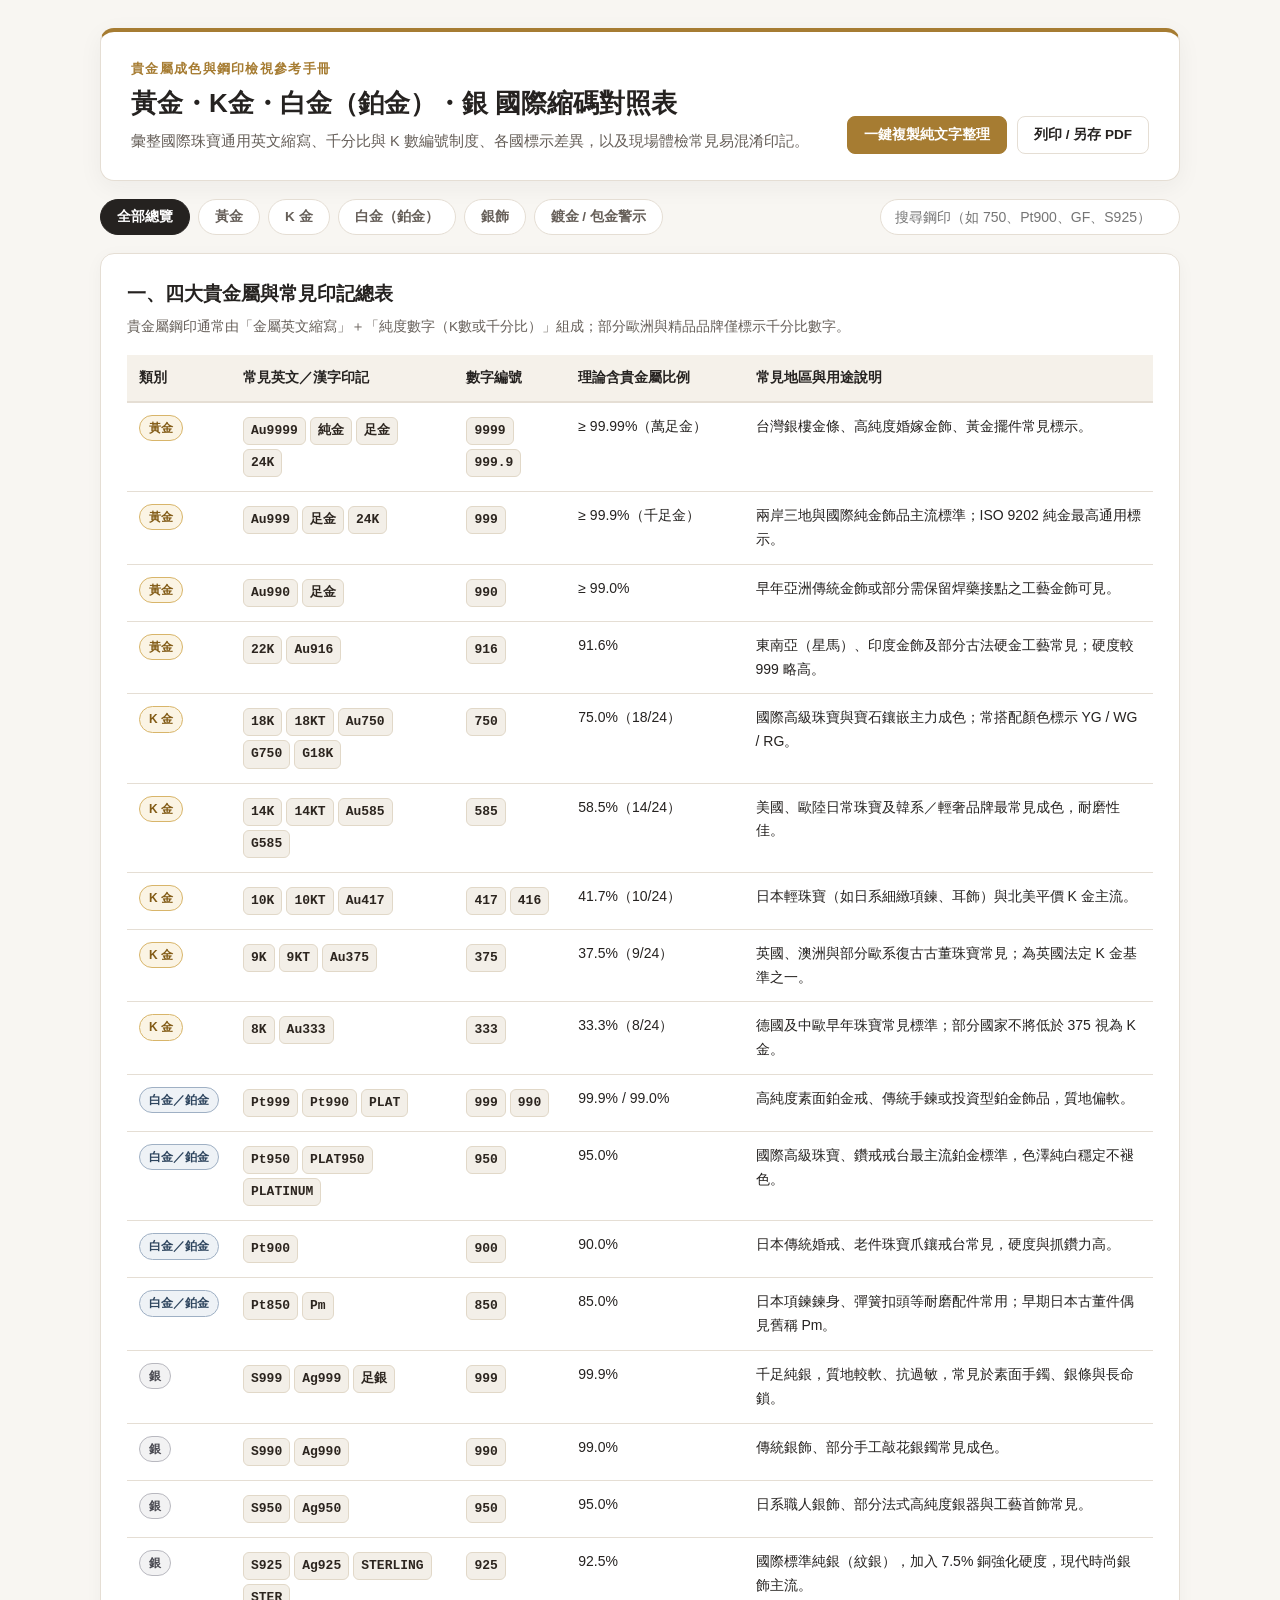
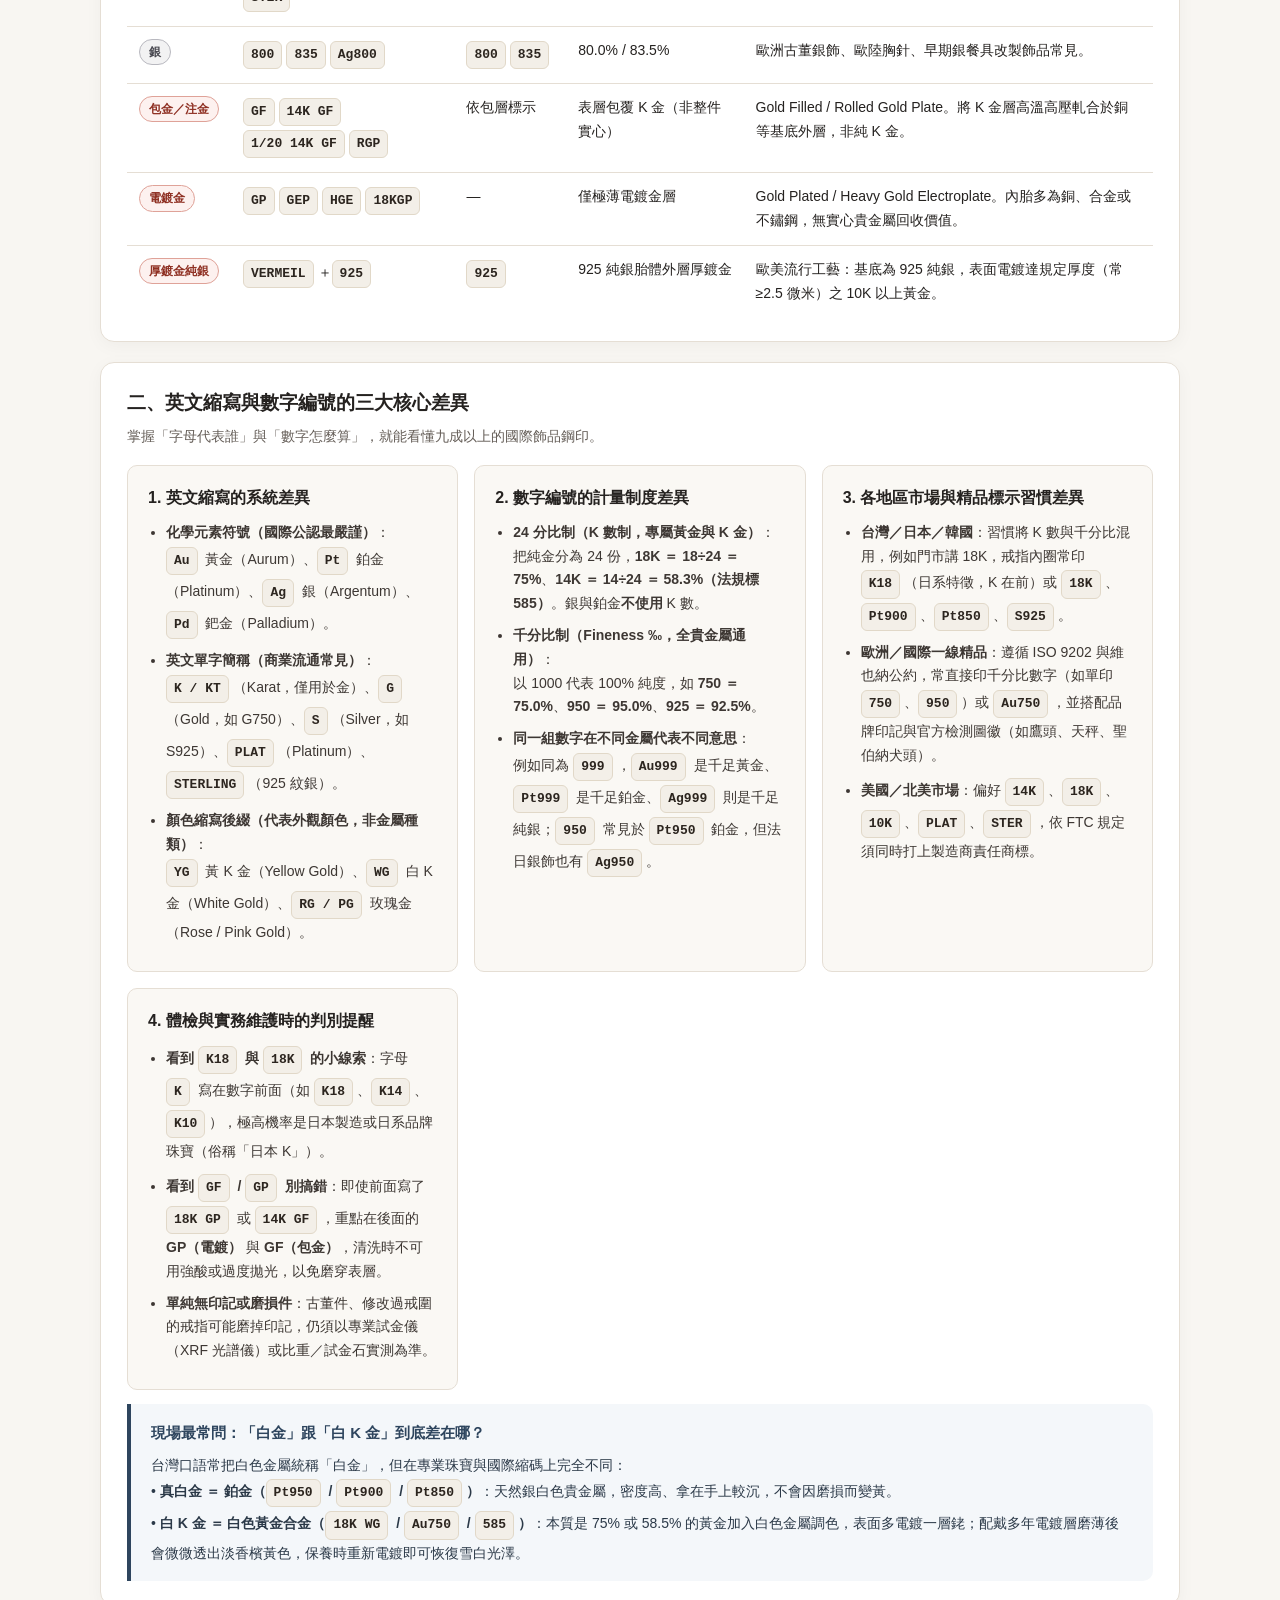
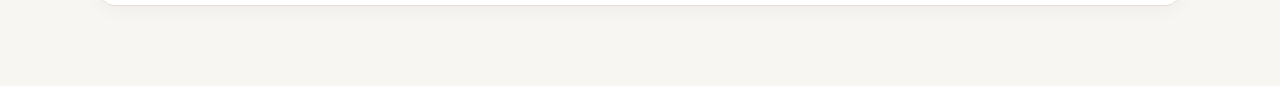
<file: jewelry-codes/index.html>
<!DOCTYPE html>
<html lang="zh-Hant">
<head>
  <meta charset="UTF-8" />
  <meta name="viewport" content="width=device-width, initial-scale=1.0" />
  <title>貴金屬國際印記與縮碼對照表｜黃金・K金・白金（鉑金）・銀</title>
  <style>
    :root {
      --bg: #f8f6f2;
      --card: #ffffff;
      --ink: #252220;
      --muted: #665f59;
      --border: #e5ded4;
      --gold-bg: #fbf4e4;
      --gold-bd: #d8b56a;
      --gold-tx: #825b16;
      --pt-bg: #eef2f6;
      --pt-bd: #9fb0c4;
      --pt-tx: #2e455e;
      --ag-bg: #f2f2f3;
      --ag-bd: #b8b8bf;
      --ag-tx: #47474f;
      --warn-bg: #fdf1ef;
      --warn-bd: #dfa298;
      --warn-tx: #8f3023;
      --accent: #a67c32;
    }

    * {
      box-sizing: border-box;
    }

    body {
      margin: 0;
      padding: 28px 16px 60px;
      background: var(--bg);
      color: var(--ink);
      font-family: "PingFang TC", "Noto Sans TC", "Microsoft JhengHei", sans-serif;
      line-height: 1.7;
    }

    .container {
      max-width: 1080px;
      margin: 0 auto;
    }

    .hero {
      background: var(--card);
      border: 1px solid var(--border);
      border-top: 4px solid var(--accent);
      border-radius: 14px;
      padding: 26px 30px;
      box-shadow: 0 6px 24px rgba(37, 34, 32, 0.05);
      margin-bottom: 18px;
      display: flex;
      flex-wrap: wrap;
      justify-content: space-between;
      align-items: flex-end;
      gap: 16px;
    }

    .hero-eyebrow {
      font-size: 13px;
      letter-spacing: 0.1em;
      color: var(--accent);
      font-weight: 700;
      margin-bottom: 6px;
    }

    h1 {
      margin: 0 0 8px;
      font-size: 26px;
      line-height: 1.35;
    }

    .hero-desc {
      margin: 0;
      color: var(--muted);
      font-size: 14.5px;
      max-width: 680px;
    }

    .hero-actions {
      display: flex;
      gap: 10px;
      flex-wrap: wrap;
    }

    .btn {
      appearance: none;
      border: 1px solid var(--border);
      background: var(--card);
      color: var(--ink);
      padding: 9px 16px;
      border-radius: 8px;
      font-size: 13.5px;
      font-weight: 600;
      cursor: pointer;
      transition: all 0.2s ease;
    }

    .btn:hover {
      border-color: var(--accent);
      color: var(--accent);
    }

    .btn-primary {
      background: var(--accent);
      border-color: var(--accent);
      color: #ffffff;
    }

    .btn-primary:hover {
      background: #8c6623;
      border-color: #8c6623;
      color: #ffffff;
    }

    .toolbar {
      display: flex;
      flex-wrap: wrap;
      justify-content: space-between;
      align-items: center;
      gap: 12px;
      margin-bottom: 18px;
    }

    .tabs {
      display: flex;
      flex-wrap: wrap;
      gap: 8px;
    }

    .tab-btn {
      appearance: none;
      border: 1px solid var(--border);
      background: var(--card);
      color: var(--muted);
      padding: 8px 16px;
      border-radius: 999px;
      font-size: 13.5px;
      font-weight: 600;
      cursor: pointer;
      transition: all 0.2s ease;
    }

    .tab-btn:hover {
      border-color: var(--accent);
      color: var(--ink);
    }

    .tab-btn.active {
      background: var(--ink);
      border-color: var(--ink);
      color: #ffffff;
    }

    .search-box {
      position: relative;
      min-width: 250px;
      flex: 0 1 300px;
    }

    .search-box input {
      width: 100%;
      padding: 9px 14px;
      border: 1px solid var(--border);
      border-radius: 999px;
      background: var(--card);
      font-size: 14px;
      color: var(--ink);
      outline: none;
    }

    .search-box input:focus {
      border-color: var(--accent);
    }

    .section-card {
      background: var(--card);
      border: 1px solid var(--border);
      border-radius: 14px;
      padding: 24px 26px;
      box-shadow: 0 4px 18px rgba(37, 34, 32, 0.04);
      margin-bottom: 20px;
    }

    .section-title {
      margin: 0 0 6px;
      font-size: 19px;
      font-weight: 700;
    }

    .section-sub {
      margin: 0 0 16px;
      font-size: 13.5px;
      color: var(--muted);
    }

    .table-wrap {
      overflow-x: auto;
    }

    table {
      width: 100%;
      border-collapse: collapse;
      font-size: 14px;
    }

    th {
      text-align: left;
      background: #f5f1ea;
      color: var(--ink);
      font-weight: 700;
      padding: 11px 12px;
      border-bottom: 2px solid var(--border);
      white-space: nowrap;
    }

    td {
      padding: 12px;
      border-bottom: 1px solid var(--border);
      vertical-align: top;
    }

    tr:last-child td {
      border-bottom: none;
    }

    tr:hover td {
      background: #fcfaf7;
    }

    .badge {
      display: inline-block;
      padding: 2px 9px;
      border-radius: 999px;
      font-size: 12px;
      font-weight: 700;
      white-space: nowrap;
    }

    .badge-gold {
      background: var(--gold-bg);
      border: 1px solid var(--gold-bd);
      color: var(--gold-tx);
    }

    .badge-pt {
      background: var(--pt-bg);
      border: 1px solid var(--pt-bd);
      color: var(--pt-tx);
    }

    .badge-ag {
      background: var(--ag-bg);
      border: 1px solid var(--ag-bd);
      color: var(--ag-tx);
    }

    .badge-warn {
      background: var(--warn-bg);
      border: 1px solid var(--warn-bd);
      color: var(--warn-tx);
    }

    .code-pill {
      display: inline-block;
      font-family: ui-monospace, SFMono-Regular, Menlo, Monaco, Consolas, monospace;
      font-size: 13px;
      font-weight: 700;
      background: #f3efe8;
      border: 1px solid #e1d8c8;
      color: #2c251f;
      padding: 2px 7px;
      border-radius: 6px;
      margin: 2px 4px 2px 0;
    }

    .grid-2 {
      display: grid;
      grid-template-columns: repeat(auto-fit, minmax(300px, 1fr));
      gap: 16px;
    }

    .diff-box {
      background: #faf8f4;
      border: 1px solid var(--border);
      border-radius: 10px;
      padding: 18px 20px;
    }

    .diff-box h3 {
      margin: 0 0 10px;
      font-size: 16px;
      color: var(--ink);
    }

    .diff-box p, .diff-box li {
      font-size: 14px;
      color: #3d3733;
      margin: 0 0 8px;
    }

    .diff-box ul {
      margin: 0;
      padding-left: 18px;
    }

    .compare-highlight {
      border-left: 4px solid var(--pt-tx);
      background: #f4f7fa;
      padding: 16px 20px;
      border-radius: 0 10px 10px 0;
      margin-top: 14px;
    }

    .compare-highlight h4 {
      margin: 0 0 8px;
      font-size: 15px;
      color: var(--pt-tx);
    }

    .empty-msg {
      display: none;
      text-align: center;
      padding: 28px;
      color: var(--muted);
      font-size: 14.5px;
    }

    .toast {
      position: fixed;
      bottom: 24px;
      left: 50%;
      transform: translateX(-50%) translateY(16px);
      background: var(--ink);
      color: #ffffff;
      padding: 10px 20px;
      border-radius: 999px;
      font-size: 14px;
      opacity: 0;
      pointer-events: none;
      transition: all 0.25s ease;
      z-index: 99;
    }

    .toast.show {
      opacity: 1;
      transform: translateX(-50%) translateY(0);
    }

    @media print {
      body {
        background: #ffffff;
        padding: 0;
      }
      .toolbar, .hero-actions {
        display: none !important;
      }
      .section-card, .hero {
        box-shadow: none;
        break-inside: avoid;
      }
    }
  </style>
</head>
<body>
  <div class="container">
    <header class="hero">
      <div>
        <div class="hero-eyebrow">貴金屬成色與鋼印檢視參考手冊</div>
        <h1>黃金・K金・白金（鉑金）・銀 國際縮碼對照表</h1>
        <p class="hero-desc">彙整國際珠寶通用英文縮寫、千分比與 K 數編號制度、各國標示差異，以及現場體檢常見易混淆印記。</p>
      </div>
      <div class="hero-actions">
        <button class="btn btn-primary" onclick="copyFullText()">一鍵複製純文字整理</button>
        <button class="btn" onclick="window.print()">列印 / 另存 PDF</button>
      </div>
    </header>

    <div class="toolbar">
      <div class="tabs" role="tablist">
        <button class="tab-btn active" data-filter="all">全部總覽</button>
        <button class="tab-btn" data-filter="gold">黃金</button>
        <button class="tab-btn" data-filter="karat">K 金</button>
        <button class="tab-btn" data-filter="pt">白金（鉑金）</button>
        <button class="tab-btn" data-filter="silver">銀飾</button>
        <button class="tab-btn" data-filter="plated">鍍金 / 包金警示</button>
      </div>
      <div class="search-box">
        <input type="text" id="searchInput" placeholder="搜尋鋼印（如 750、Pt900、GF、S925）" />
      </div>
    </div>

    <section class="section-card">
      <h2 class="section-title">一、四大貴金屬與常見印記總表</h2>
      <p class="section-sub">貴金屬鋼印通常由「金屬英文縮寫」＋「純度數字（K數或千分比）」組成；部分歐洲與精品品牌僅標示千分比數字。</p>

      <div class="table-wrap">
        <table id="hallmarkTable">
          <thead>
            <tr>
              <th>類別</th>
              <th>常見英文／漢字印記</th>
              <th>數字編號</th>
              <th>理論含貴金屬比例</th>
              <th>常見地區與用途說明</th>
            </tr>
          </thead>
          <tbody>
            <!-- 黃金 -->
            <tr data-cat="gold">
              <td><span class="badge badge-gold">黃金</span></td>
              <td><span class="code-pill">Au9999</span><span class="code-pill">純金</span><span class="code-pill">足金</span><span class="code-pill">24K</span></td>
              <td><span class="code-pill">9999</span><span class="code-pill">999.9</span></td>
              <td>≥ 99.99%（萬足金）</td>
              <td>台灣銀樓金條、高純度婚嫁金飾、黃金擺件常見標示。</td>
            </tr>
            <tr data-cat="gold">
              <td><span class="badge badge-gold">黃金</span></td>
              <td><span class="code-pill">Au999</span><span class="code-pill">足金</span><span class="code-pill">24K</span></td>
              <td><span class="code-pill">999</span></td>
              <td>≥ 99.9%（千足金）</td>
              <td>兩岸三地與國際純金飾品主流標準；ISO 9202 純金最高通用標示。</td>
            </tr>
            <tr data-cat="gold">
              <td><span class="badge badge-gold">黃金</span></td>
              <td><span class="code-pill">Au990</span><span class="code-pill">足金</span></td>
              <td><span class="code-pill">990</span></td>
              <td>≥ 99.0%</td>
              <td>早年亞洲傳統金飾或部分需保留焊藥接點之工藝金飾可見。</td>
            </tr>
            <tr data-cat="gold">
              <td><span class="badge badge-gold">黃金</span></td>
              <td><span class="code-pill">22K</span><span class="code-pill">Au916</span></td>
              <td><span class="code-pill">916</span></td>
              <td>91.6%</td>
              <td>東南亞（星馬）、印度金飾及部分古法硬金工藝常見；硬度較 999 略高。</td>
            </tr>

            <!-- K 金 -->
            <tr data-cat="karat">
              <td><span class="badge badge-gold">K 金</span></td>
              <td><span class="code-pill">18K</span><span class="code-pill">18KT</span><span class="code-pill">Au750</span><span class="code-pill">G750</span><span class="code-pill">G18K</span></td>
              <td><span class="code-pill">750</span></td>
              <td>75.0%（18/24）</td>
              <td>國際高級珠寶與寶石鑲嵌主力成色；常搭配顏色標示 YG / WG / RG。</td>
            </tr>
            <tr data-cat="karat">
              <td><span class="badge badge-gold">K 金</span></td>
              <td><span class="code-pill">14K</span><span class="code-pill">14KT</span><span class="code-pill">Au585</span><span class="code-pill">G585</span></td>
              <td><span class="code-pill">585</span></td>
              <td>58.5%（14/24）</td>
              <td>美國、歐陸日常珠寶及韓系／輕奢品牌最常見成色，耐磨性佳。</td>
            </tr>
            <tr data-cat="karat">
              <td><span class="badge badge-gold">K 金</span></td>
              <td><span class="code-pill">10K</span><span class="code-pill">10KT</span><span class="code-pill">Au417</span></td>
              <td><span class="code-pill">417</span><span class="code-pill">416</span></td>
              <td>41.7%（10/24）</td>
              <td>日本輕珠寶（如日系細緻項鍊、耳飾）與北美平價 K 金主流。</td>
            </tr>
            <tr data-cat="karat">
              <td><span class="badge badge-gold">K 金</span></td>
              <td><span class="code-pill">9K</span><span class="code-pill">9KT</span><span class="code-pill">Au375</span></td>
              <td><span class="code-pill">375</span></td>
              <td>37.5%（9/24）</td>
              <td>英國、澳洲與部分歐系復古古董珠寶常見；為英國法定 K 金基準之一。</td>
            </tr>
            <tr data-cat="karat">
              <td><span class="badge badge-gold">K 金</span></td>
              <td><span class="code-pill">8K</span><span class="code-pill">Au333</span></td>
              <td><span class="code-pill">333</span></td>
              <td>33.3%（8/24）</td>
              <td>德國及中歐早年珠寶常見標準；部分國家不將低於 375 視為 K 金。</td>
            </tr>

            <!-- 白金 (鉑金) -->
            <tr data-cat="pt">
              <td><span class="badge badge-pt">白金／鉑金</span></td>
              <td><span class="code-pill">Pt999</span><span class="code-pill">Pt990</span><span class="code-pill">PLAT</span></td>
              <td><span class="code-pill">999</span><span class="code-pill">990</span></td>
              <td>99.9% / 99.0%</td>
              <td>高純度素面鉑金戒、傳統手鍊或投資型鉑金飾品，質地偏軟。</td>
            </tr>
            <tr data-cat="pt">
              <td><span class="badge badge-pt">白金／鉑金</span></td>
              <td><span class="code-pill">Pt950</span><span class="code-pill">PLAT950</span><span class="code-pill">PLATINUM</span></td>
              <td><span class="code-pill">950</span></td>
              <td>95.0%</td>
              <td>國際高級珠寶、鑽戒戒台最主流鉑金標準，色澤純白穩定不褪色。</td>
            </tr>
            <tr data-cat="pt">
              <td><span class="badge badge-pt">白金／鉑金</span></td>
              <td><span class="code-pill">Pt900</span></td>
              <td><span class="code-pill">900</span></td>
              <td>90.0%</td>
              <td>日本傳統婚戒、老件珠寶爪鑲戒台常見，硬度與抓鑽力高。</td>
            </tr>
            <tr data-cat="pt">
              <td><span class="badge badge-pt">白金／鉑金</span></td>
              <td><span class="code-pill">Pt850</span><span class="code-pill">Pm</span></td>
              <td><span class="code-pill">850</span></td>
              <td>85.0%</td>
              <td>日本項鍊鍊身、彈簧扣頭等耐磨配件常用；早期日本古董件偶見舊稱 Pm。</td>
            </tr>

            <!-- 銀 -->
            <tr data-cat="silver">
              <td><span class="badge badge-ag">銀</span></td>
              <td><span class="code-pill">S999</span><span class="code-pill">Ag999</span><span class="code-pill">足銀</span></td>
              <td><span class="code-pill">999</span></td>
              <td>99.9%</td>
              <td>千足純銀，質地較軟、抗過敏，常見於素面手鐲、銀條與長命鎖。</td>
            </tr>
            <tr data-cat="silver">
              <td><span class="badge badge-ag">銀</span></td>
              <td><span class="code-pill">S990</span><span class="code-pill">Ag990</span></td>
              <td><span class="code-pill">990</span></td>
              <td>99.0%</td>
              <td>傳統銀飾、部分手工敲花銀鐲常見成色。</td>
            </tr>
            <tr data-cat="silver">
              <td><span class="badge badge-ag">銀</span></td>
              <td><span class="code-pill">S950</span><span class="code-pill">Ag950</span></td>
              <td><span class="code-pill">950</span></td>
              <td>95.0%</td>
              <td>日系職人銀飾、部分法式高純度銀器與工藝首飾常見。</td>
            </tr>
            <tr data-cat="silver">
              <td><span class="badge badge-ag">銀</span></td>
              <td><span class="code-pill">S925</span><span class="code-pill">Ag925</span><span class="code-pill">STERLING</span><span class="code-pill">STER</span></td>
              <td><span class="code-pill">925</span></td>
              <td>92.5%</td>
              <td>國際標準純銀（紋銀），加入 7.5% 銅強化硬度，現代時尚銀飾主流。</td>
            </tr>
            <tr data-cat="silver">
              <td><span class="badge badge-ag">銀</span></td>
              <td><span class="code-pill">800</span><span class="code-pill">835</span><span class="code-pill">Ag800</span></td>
              <td><span class="code-pill">800</span><span class="code-pill">835</span></td>
              <td>80.0% / 83.5%</td>
              <td>歐洲古董銀飾、歐陸胸針、早期銀餐具改製飾品常見。</td>
            </tr>

            <!-- 鍍金 / 包金警示 -->
            <tr data-cat="plated">
              <td><span class="badge badge-warn">包金／注金</span></td>
              <td><span class="code-pill">GF</span><span class="code-pill">14K GF</span><span class="code-pill">1/20 14K GF</span><span class="code-pill">RGP</span></td>
              <td>依包層標示</td>
              <td>表層包覆 K 金（非整件實心）</td>
              <td>Gold Filled / Rolled Gold Plate。將 K 金層高溫高壓軋合於銅等基底外層，非純 K 金。</td>
            </tr>
            <tr data-cat="plated">
              <td><span class="badge badge-warn">電鍍金</span></td>
              <td><span class="code-pill">GP</span><span class="code-pill">GEP</span><span class="code-pill">HGE</span><span class="code-pill">18KGP</span></td>
              <td>—</td>
              <td>僅極薄電鍍金層</td>
              <td>Gold Plated / Heavy Gold Electroplate。內胎多為銅、合金或不鏽鋼，無實心貴金屬回收價值。</td>
            </tr>
            <tr data-cat="plated">
              <td><span class="badge badge-warn">厚鍍金純銀</span></td>
              <td><span class="code-pill">VERMEIL</span>＋<span class="code-pill">925</span></td>
              <td><span class="code-pill">925</span></td>
              <td>925 純銀胎體外層厚鍍金</td>
              <td>歐美流行工藝：基底為 925 純銀，表面電鍍達規定厚度（常 ≥2.5 微米）之 10K 以上黃金。</td>
            </tr>
          </tbody>
        </table>
      </div>
      <div id="emptyMsg" class="empty-msg">找不到符合關鍵字的印記，請試試其他編號或縮寫。</div>
    </section>

    <section class="section-card">
      <h2 class="section-title">二、英文縮寫與數字編號的三大核心差異</h2>
      <p class="section-sub">掌握「字母代表誰」與「數字怎麼算」，就能看懂九成以上的國際飾品鋼印。</p>

      <div class="grid-2">
        <div class="diff-box">
          <h3>1. 英文縮寫的系統差異</h3>
          <ul>
            <li><strong>化學元素符號（國際公認最嚴謹）</strong>：<br>
              <span class="code-pill">Au</span> 黃金（Aurum）、<span class="code-pill">Pt</span> 鉑金（Platinum）、<span class="code-pill">Ag</span> 銀（Argentum）、<span class="code-pill">Pd</span> 鈀金（Palladium）。</li>
            <li><strong>英文單字簡稱（商業流通常見）</strong>：<br>
              <span class="code-pill">K / KT</span>（Karat，僅用於金）、<span class="code-pill">G</span>（Gold，如 G750）、<span class="code-pill">S</span>（Silver，如 S925）、<span class="code-pill">PLAT</span>（Platinum）、<span class="code-pill">STERLING</span>（925 紋銀）。</li>
            <li><strong>顏色縮寫後綴（代表外觀顏色，非金屬種類）</strong>：<br>
              <span class="code-pill">YG</span> 黃 K 金（Yellow Gold）、<span class="code-pill">WG</span> 白 K 金（White Gold）、<span class="code-pill">RG / PG</span> 玫瑰金（Rose / Pink Gold）。</li>
          </ul>
        </div>

        <div class="diff-box">
          <h3>2. 數字編號的計量制度差異</h3>
          <ul>
            <li><strong>24 分比制（K 數制，專屬黃金與 K 金）</strong>：<br>
              把純金分為 24 份，<strong>18K ＝ 18÷24 ＝ 75%</strong>、<strong>14K ＝ 14÷24 ＝ 58.3%（法規標 585）</strong>。銀與鉑金<strong>不使用</strong> K 數。</li>
            <li><strong>千分比制（Fineness ‰，全貴金屬通用）</strong>：<br>
              以 1000 代表 100% 純度，如 <strong>750 ＝ 75.0%</strong>、<strong>950 ＝ 95.0%</strong>、<strong>925 ＝ 92.5%</strong>。</li>
            <li><strong>同一組數字在不同金屬代表不同意思</strong>：<br>
              例如同為 <span class="code-pill">999</span>，<span class="code-pill">Au999</span> 是千足黃金、<span class="code-pill">Pt999</span> 是千足鉑金、<span class="code-pill">Ag999</span> 則是千足純銀；<span class="code-pill">950</span> 常見於 <span class="code-pill">Pt950</span> 鉑金，但法日銀飾也有 <span class="code-pill">Ag950</span>。</li>
          </ul>
        </div>

        <div class="diff-box">
          <h3>3. 各地區市場與精品標示習慣差異</h3>
          <ul>
            <li><strong>台灣／日本／韓國</strong>：習慣將 K 數與千分比混用，例如門市講 18K，戒指內圈常印 <span class="code-pill">K18</span>（日系特徵，K 在前）或 <span class="code-pill">18K</span>、<span class="code-pill">Pt900</span>、<span class="code-pill">Pt850</span>、<span class="code-pill">S925</span>。</li>
            <li><strong>歐洲／國際一線精品</strong>：遵循 ISO 9202 與維也納公約，常直接印千分比數字（如單印 <span class="code-pill">750</span>、<span class="code-pill">950</span>）或 <span class="code-pill">Au750</span>，並搭配品牌印記與官方檢測圖徽（如鷹頭、天秤、聖伯納犬頭）。</li>
            <li><strong>美國／北美市場</strong>：偏好 <span class="code-pill">14K</span>、<span class="code-pill">18K</span>、<span class="code-pill">10K</span>、<span class="code-pill">PLAT</span>、<span class="code-pill">STER</span>，依 FTC 規定須同時打上製造商責任商標。</li>
          </ul>
        </div>

        <div class="diff-box">
          <h3>4. 體檢與實務維護時的判別提醒</h3>
          <ul>
            <li><strong>看到 <span class="code-pill">K18</span> 與 <span class="code-pill">18K</span> 的小線索</strong>：字母 <span class="code-pill">K</span> 寫在數字前面（如 <span class="code-pill">K18</span>、<span class="code-pill">K14</span>、<span class="code-pill">K10</span>），極高機率是日本製造或日系品牌珠寶（俗稱「日本 K」）。</li>
            <li><strong>看到 <span class="code-pill">GF</span> / <span class="code-pill">GP</span> 別搞錯</strong>：即使前面寫了 <span class="code-pill">18K GP</span> 或 <span class="code-pill">14K GF</span>，重點在後面的 <strong>GP（電鍍）</strong> 與 <strong>GF（包金）</strong>，清洗時不可用強酸或過度拋光，以免磨穿表層。</li>
            <li><strong>單純無印記或磨損件</strong>：古董件、修改過戒圍的戒指可能磨掉印記，仍須以專業試金儀（XRF 光譜儀）或比重／試金石實測為準。</li>
          </ul>
        </div>
      </div>

      <div class="compare-highlight">
        <h4>現場最常問：「白金」跟「白 K 金」到底差在哪？</h4>
        <p style="margin:0; font-size:14px; color:#2b3948;">
          台灣口語常把白色金屬統稱「白金」，但在專業珠寶與國際縮碼上完全不同：<br>
          • <strong>真白金 ＝ 鉑金（<span class="code-pill">Pt950</span> / <span class="code-pill">Pt900</span> / <span class="code-pill">Pt850</span>）</strong>：天然銀白色貴金屬，密度高、拿在手上較沉，不會因磨損而變黃。<br>
          • <strong>白 K 金 ＝ 白色黃金合金（<span class="code-pill">18K WG</span> / <span class="code-pill">Au750</span> / <span class="code-pill">585</span>）</strong>：本質是 75% 或 58.5% 的黃金加入白色金屬調色，表面多電鍍一層銠；配戴多年電鍍層磨薄後會微微透出淡香檳黃色，保養時重新電鍍即可恢復雪白光澤。
        </p>
      </div>
    </section>
  </div>

  <div id="toast" class="toast">已複製整理表純文字</div>

  <script>
    const tabBtns = document.querySelectorAll('.tab-btn');
    const searchInput = document.getElementById('searchInput');
    const rows = Array.from(document.querySelectorAll('#hallmarkTable tbody tr'));
    const emptyMsg = document.getElementById('emptyMsg');
    let currentFilter = 'all';

    function applyFilter() {
      const q = searchInput.value.trim().toLowerCase();
      let visibleCount = 0;

      rows.forEach(row => {
        const cat = row.getAttribute('data-cat');
        const text = row.innerText.toLowerCase();
        const matchCat = currentFilter === 'all' || cat === currentFilter;
        const matchSearch = !q || text.includes(q);
        const show = matchCat && matchSearch;
        row.style.display = show ? '' : 'none';
        if (show) visibleCount++;
      });

      emptyMsg.style.display = visibleCount === 0 ? 'block' : 'none';
    }

    tabBtns.forEach(btn => {
      btn.addEventListener('click', () => {
        tabBtns.forEach(b => b.classList.remove('active'));
        btn.classList.add('active');
        currentFilter = btn.getAttribute('data-filter');
        applyFilter();
      });
    });

    searchInput.addEventListener('input', applyFilter);

    function copyFullText() {
      const lines = [
        '【黃金・K金・白金（鉑金）・銀 國際縮碼與數字編號對照整理】',
        '',
        '一、黃金（元素符號 Au）',
        '- 9999 / Au9999 / 999.9 / 萬足金：含金量 ≥ 99.99%',
        '- 999 / Au999 / 足金 / 純金 / 24K：含金量 ≥ 99.9%',
        '- 990 / Au990：含金量 ≥ 99.0%',
        '- 22K / 916 / Au916：含金量 91.6%',
        '',
        '二、K 金（24分比制 K/KT vs. 千分比制 Au/G）',
        '- 18K / 18KT / 750 / Au750 / G750：含金量 75.0%（顏色後綴 YG 黃K、WG 白K、RG/PG 玫瑰金）',
        '- 14K / 14KT / 585 / Au585 / G585：含金量 58.5%',
        '- 10K / 10KT / 417 / Au417：含金量 41.7%',
        '- 9K / 9KT / 375 / Au375：含金量 37.5%',
        '- 8K / 333 / Au333：含金量 33.3%',
        '',
        '三、白金／鉑金（元素符號 Pt / PLAT）',
        '- Pt999 / Pt990：含鉑 99.9% / 99.0%',
        '- Pt950 / PLAT950：含鉑 95.0%（國際高級珠寶主流）',
        '- Pt900：含鉑 90.0%（日系戒台與經典爪鑲常見）',
        '- Pt850：含鉑 85.0%（日系項鍊鍊身、扣頭常用；古董日件偶見 Pm）',
        '※ 注意區分：「白金(鉑金)」為 Pt 開頭；「白 K 金」為 18K WG / 750 / Au750，本質是黃金合金外層電鍍銠。',
        '',
        '四、銀（元素符號 Ag / 商業縮寫 S / Sterling）',
        '- S999 / Ag999 / 999 / 足銀：含銀 99.9%',
        '- S990 / Ag990 / 990：含銀 99.0%',
        '- S950 / Ag950 / 950：含銀 95.0%',
        '- S925 / Ag925 / 925 / STERLING / STER：含銀 92.5%（國際標準純銀）',
        '- 800 / 835：歐陸古董銀器常見成色',
        '',
        '五、非純貴金屬警示印記（包金／鍍金）',
        '- GF / RGP（如 14K GF、1/20 14K GF）：包金／注金，表層包覆 K 金，非整件實心',
        '- GP / GEP / HGE（如 18KGP）：電鍍金，僅表層極薄鍍金',
        '- VERMEIL + 925：925 純銀胎體外層厚鍍金',
        '',
        '六、英文與數字差異核心重點',
        '1. 元素符號（Au、Pt、Ag、Pd）為國際最嚴謹寫法；K/G/S 為商業縮寫；YG/WG/RG 指顏色而非材質。',
        '2. K 數制（24分比）專用於黃金與 K 金；千分比制（‰）全貴金屬通用，同一數字需看前面英文字母（如 Pt950 與 Ag950、Au999 與 Ag999）。',
        '3. 字母 K 在前（如 K18、K14）多為日系珠寶特徵；歐洲精品常單印千分比數字（如 750、950）。'
      ].join('\n');

      navigator.clipboard.writeText(text).then(() => {
        const toast = document.getElementById('toast');
        toast.classList.add('show');
        setTimeout(() => toast.classList.remove('show'), 2200);
      });
    }
  </script>
</body>
</html>
</file>
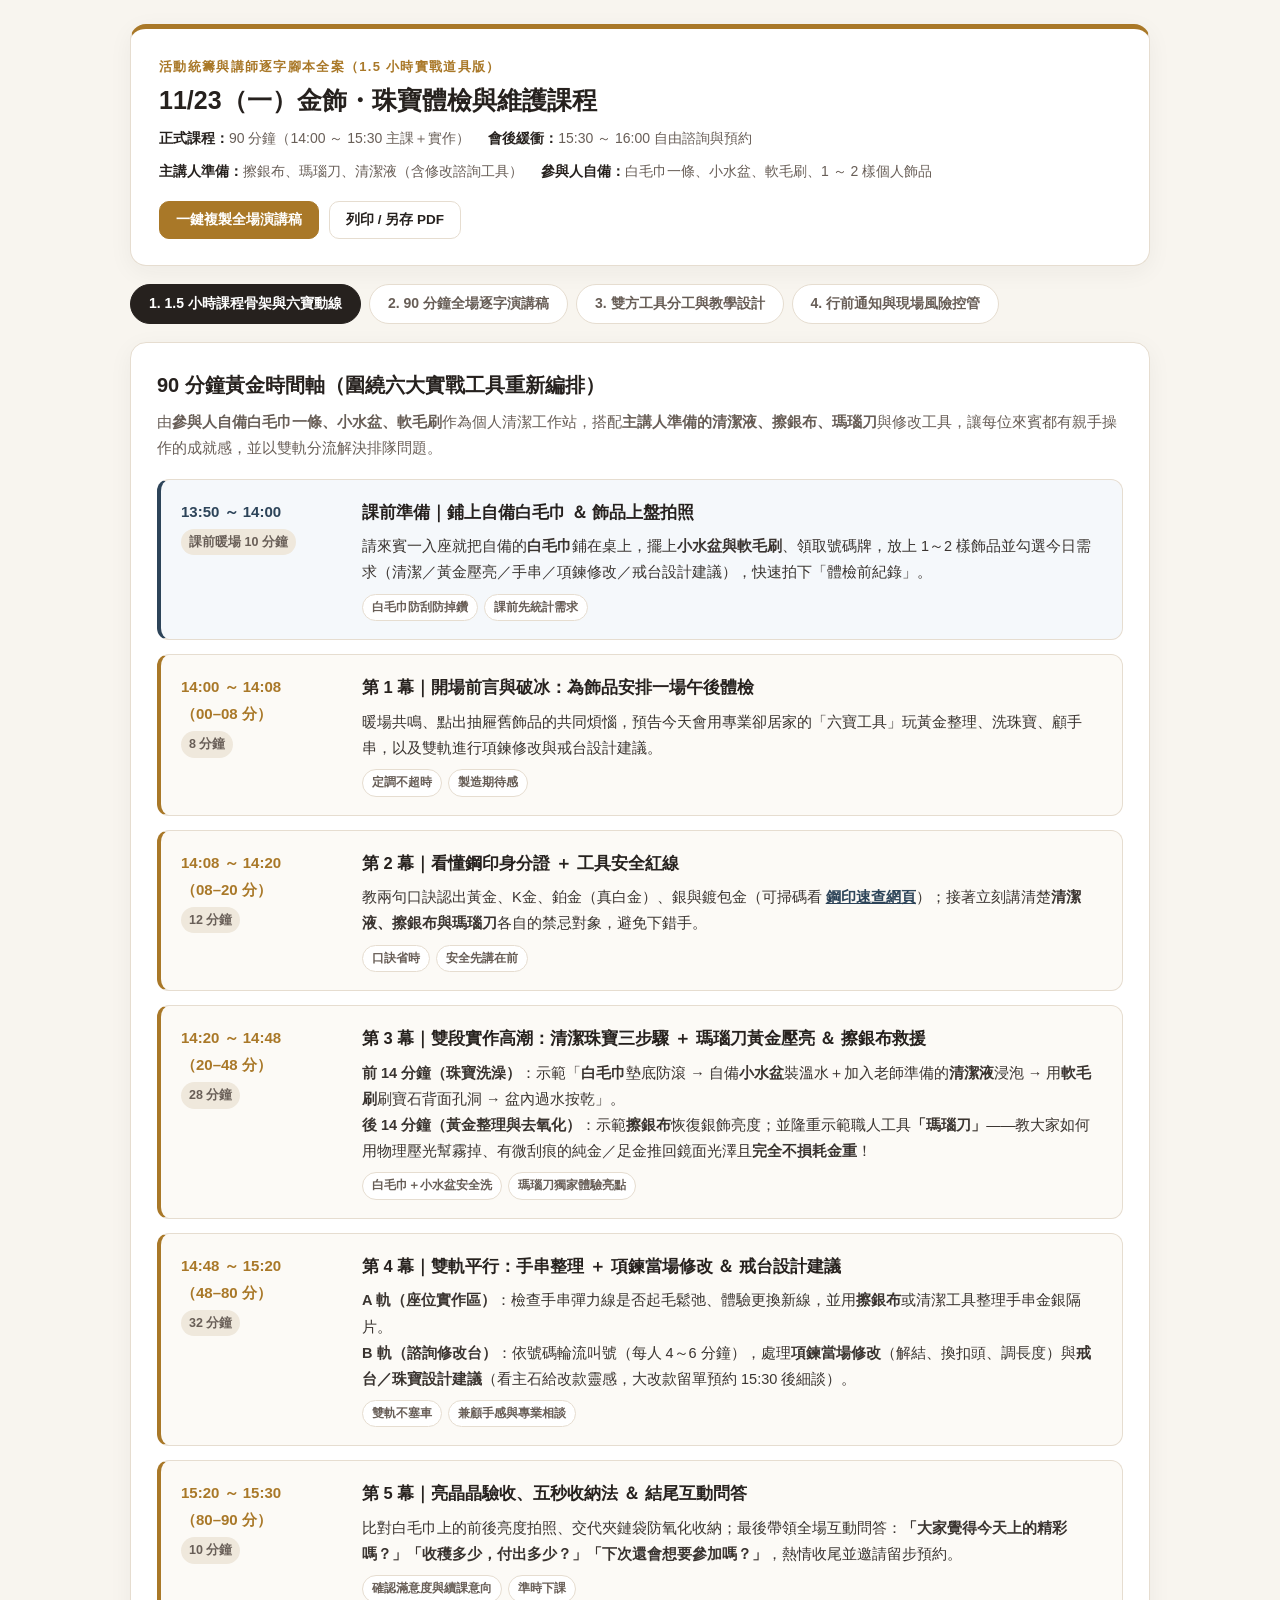
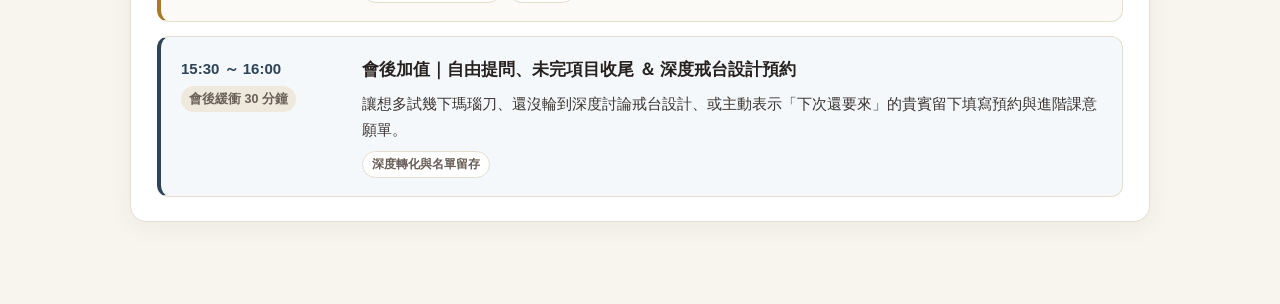
<file: jewelry-course-1123/index.html>
<!DOCTYPE html>
<html lang="zh-Hant">
<head>
  <meta charset="UTF-8" />
  <meta name="viewport" content="width=device-width, initial-scale=1.0" />
  <title>11/23 金飾・珠寶體檢與維護課程（1.5 小時實戰手冊）｜講師演講稿與工具規劃</title>
  <style>
    :root {
      --bg: #f8f5ef;
      --card: #ffffff;
      --ink: #26211e;
      --muted: #685e57;
      --border: #e6ddd0;
      --gold: #a97828;
      --gold-soft: #fbf3e2;
      --gold-bd: #dfc084;
      --navy: #2d4459;
      --navy-soft: #eef3f7;
      --sage: #38614c;
      --sage-soft: #edf5f0;
      --warn: #9b3b2c;
      --warn-soft: #fdf0ed;
      --shadow: 0 6px 24px rgba(38, 33, 30, 0.05);
    }

    * { box-sizing: border-box; }

    body {
      margin: 0;
      padding: 24px 16px 64px;
      background: var(--bg);
      color: var(--ink);
      font-family: "PingFang TC", "Noto Sans TC", "Microsoft JhengHei", sans-serif;
      line-height: 1.8;
    }

    .wrap {
      max-width: 1020px;
      margin: 0 auto;
    }

    .hero {
      background: var(--card);
      border: 1px solid var(--border);
      border-top: 5px solid var(--gold);
      border-radius: 16px;
      padding: 26px 28px;
      box-shadow: var(--shadow);
      margin-bottom: 18px;
      display: flex;
      flex-wrap: wrap;
      justify-content: space-between;
      align-items: flex-end;
      gap: 16px;
    }

    .eyebrow {
      font-size: 13px;
      font-weight: 700;
      letter-spacing: 0.1em;
      color: var(--gold);
      margin-bottom: 6px;
    }

    h1 {
      margin: 0 0 8px;
      font-size: 25px;
      line-height: 1.35;
    }

    .meta {
      display: flex;
      flex-wrap: wrap;
      gap: 8px 18px;
      font-size: 14px;
      color: var(--muted);
    }

    .meta strong { color: var(--ink); }

    .hero-actions {
      display: flex;
      gap: 10px;
      flex-wrap: wrap;
    }

    .btn {
      appearance: none;
      border: 1px solid var(--border);
      background: var(--card);
      color: var(--ink);
      padding: 9px 16px;
      border-radius: 10px;
      font-size: 13.5px;
      font-weight: 600;
      cursor: pointer;
      transition: 0.2s ease;
    }

    .btn:hover { border-color: var(--gold); color: var(--gold); }

    .btn-primary {
      background: var(--gold);
      border-color: var(--gold);
      color: #ffffff;
    }

    .btn-primary:hover {
      background: #8d611c;
      border-color: #8d611c;
      color: #ffffff;
    }

    .tabs {
      display: flex;
      flex-wrap: wrap;
      gap: 8px;
      margin-bottom: 18px;
    }

    .tab-btn {
      appearance: none;
      border: 1px solid var(--border);
      background: var(--card);
      color: var(--muted);
      padding: 10px 18px;
      border-radius: 999px;
      font-size: 14px;
      font-weight: 700;
      cursor: pointer;
      transition: 0.2s ease;
    }

    .tab-btn:hover { border-color: var(--gold); color: var(--ink); }

    .tab-btn.active {
      background: var(--ink);
      border-color: var(--ink);
      color: #ffffff;
    }

    .panel { display: none; }
    .panel.active { display: block; }

    .card {
      background: var(--card);
      border: 1px solid var(--border);
      border-radius: 16px;
      padding: 24px 26px;
      box-shadow: var(--shadow);
      margin-bottom: 18px;
    }

    .section-title {
      margin: 0 0 6px;
      font-size: 20px;
      font-weight: 800;
    }

    .section-sub {
      margin: 0 0 18px;
      font-size: 14.5px;
      color: var(--muted);
    }

    .grid-2 {
      display: grid;
      grid-template-columns: repeat(auto-fit, minmax(300px, 1fr));
      gap: 16px;
    }

    .grid-3 {
      display: grid;
      grid-template-columns: repeat(auto-fit, minmax(250px, 1fr));
      gap: 14px;
    }

    .box {
      background: #fcfaf6;
      border: 1px solid var(--border);
      border-radius: 12px;
      padding: 18px 20px;
    }

    .box.gold { background: var(--gold-soft); border-color: var(--gold-bd); }
    .box.navy { background: var(--navy-soft); border-color: #b7c8d7; }
    .box.sage { background: var(--sage-soft); border-color: #b4d1c1; }
    .box.warn { background: var(--warn-soft); border-color: #e2aba2; }

    .box h3 {
      margin: 0 0 8px;
      font-size: 16.5px;
      font-weight: 800;
    }

    .box p, .box li {
      font-size: 14.5px;
      margin: 0 0 8px;
    }

    .box ul, .box ol {
      margin: 0;
      padding-left: 20px;
    }

    /* Tool Matrix */
    .tool-grid {
      display: grid;
      grid-template-columns: repeat(auto-fit, minmax(290px, 1fr));
      gap: 14px;
      margin-bottom: 18px;
    }

    .tool-card {
      background: #fcfaf6;
      border: 1px solid var(--border);
      border-top: 3px solid var(--gold);
      border-radius: 12px;
      padding: 16px 18px;
    }

    .tool-name {
      font-size: 16.5px;
      font-weight: 800;
      color: var(--ink);
      margin: 0 0 6px;
    }

    .tool-role {
      font-size: 13px;
      font-weight: 700;
      color: var(--gold);
      margin-bottom: 8px;
    }

    .tool-card p {
      margin: 0 0 6px;
      font-size: 14px;
      color: #3a3430;
    }

    /* Timeline */
    .timeline {
      display: flex;
      flex-direction: column;
      gap: 14px;
    }

    .tl-item {
      display: grid;
      grid-template-columns: 165px 1fr;
      gap: 16px;
      padding: 18px 20px;
      background: #fcfaf6;
      border: 1px solid var(--border);
      border-left: 4px solid var(--gold);
      border-radius: 12px;
    }

    .tl-item.buffer {
      border-left-color: var(--navy);
      background: #f5f8fb;
    }

    .tl-time {
      font-weight: 800;
      font-size: 15px;
      color: var(--gold);
    }

    .tl-item.buffer .tl-time {
      color: var(--navy);
    }

    .tl-dur {
      display: inline-block;
      margin-top: 4px;
      font-size: 12.5px;
      font-weight: 700;
      color: var(--muted);
      background: #efe8dc;
      padding: 2px 8px;
      border-radius: 999px;
    }

    .tl-body h3 {
      margin: 0 0 6px;
      font-size: 16.5px;
    }

    .tl-body p {
      margin: 0 0 6px;
      font-size: 14.5px;
      color: #3a3430;
    }

    .tl-tag {
      display: inline-block;
      font-size: 12px;
      font-weight: 700;
      padding: 2px 9px;
      border-radius: 999px;
      background: #ffffff;
      border: 1px solid var(--border);
      color: var(--muted);
      margin-right: 6px;
    }

    /* Script blocks */
    .script-block {
      border: 1px solid var(--border);
      border-radius: 14px;
      padding: 22px 24px;
      background: #ffffff;
      margin-bottom: 18px;
    }

    .script-head {
      display: flex;
      flex-wrap: wrap;
      justify-content: space-between;
      align-items: center;
      gap: 12px;
      padding-bottom: 14px;
      margin-bottom: 16px;
      border-bottom: 1px solid var(--border);
    }

    .script-title {
      margin: 0;
      font-size: 18px;
      font-weight: 800;
    }

    .script-meta {
      font-size: 13px;
      color: var(--gold);
      font-weight: 700;
      margin-top: 2px;
    }

    .script-goal {
      background: #faf6ee;
      border-left: 3px solid var(--gold);
      padding: 10px 14px;
      border-radius: 0 8px 8px 0;
      font-size: 13.5px;
      color: var(--muted);
      margin-bottom: 16px;
    }

    .speech-text {
      font-size: 16.5px;
      line-height: 1.95;
      color: var(--ink);
    }

    .speech-text p {
      margin: 0 0 15px;
    }

    .speech-text p:last-child { margin-bottom: 0; }

    .btn-sm {
      appearance: none;
      border: 1px solid var(--gold-bd);
      background: var(--gold-soft);
      color: #7c5414;
      padding: 6px 13px;
      border-radius: 8px;
      font-size: 13px;
      font-weight: 700;
      cursor: pointer;
    }

    .btn-sm:hover {
      background: var(--gold);
      color: #ffffff;
      border-color: var(--gold);
    }

    table {
      width: 100%;
      border-collapse: collapse;
      font-size: 14px;
    }

    th {
      text-align: left;
      background: #f4efe6;
      padding: 10px 12px;
      border-bottom: 2px solid var(--border);
    }

    td {
      padding: 10px 12px;
      border-bottom: 1px solid var(--border);
      vertical-align: top;
    }

    .link-pill {
      color: var(--navy);
      font-weight: 700;
      text-decoration: underline;
    }

    .toast {
      position: fixed;
      bottom: 24px;
      left: 50%;
      transform: translateX(-50%) translateY(16px);
      background: var(--ink);
      color: #ffffff;
      padding: 10px 20px;
      border-radius: 999px;
      font-size: 14px;
      opacity: 0;
      pointer-events: none;
      transition: 0.25s ease;
      z-index: 99;
    }

    .toast.show {
      opacity: 1;
      transform: translateX(-50%) translateY(0);
    }

    @media (max-width: 680px) {
      .tl-item {
        grid-template-columns: 1fr;
        gap: 8px;
      }
    }

    @media print {
      body { background: #ffffff; padding: 0; }
      .tabs, .hero-actions, .btn-sm { display: none !important; }
      .panel { display: block !important; }
      .card, .hero, .script-block, .tl-item { box-shadow: none; break-inside: avoid; }
    }
  </style>
</head>
<body>
  <div class="wrap">
    <header class="hero">
      <div>
        <div class="eyebrow">活動統籌與講師逐字腳本全案（1.5 小時實戰道具版）</div>
        <h1>11/23（一）金飾・珠寶體檢與維護課程</h1>
        <div class="meta">
          <span><strong>正式課程：</strong>90 分鐘（14:00 ～ 15:30 主課＋實作）</span>
          <span><strong>會後緩衝：</strong>15:30 ～ 16:00 自由諮詢與預約</span>
          <span><strong>主講人準備：</strong>擦銀布、瑪瑙刀、清潔液（含修改諮詢工具）</span>
          <span><strong>參與人自備：</strong>白毛巾一條、小水盆、軟毛刷、1 ～ 2 樣個人飾品</span>
        </div>
      </div>
      <div class="hero-actions">
        <button class="btn btn-primary" onclick="copyAllScripts()">一鍵複製全場演講稿</button>
        <button class="btn" onclick="window.print()">列印 / 另存 PDF</button>
      </div>
    </header>

    <div class="tabs" role="tablist">
      <button class="tab-btn active" data-tab="skeleton">1. 1.5 小時課程骨架與六寶動線</button>
      <button class="tab-btn" data-tab="scripts">2. 90 分鐘全場逐字演講稿</button>
      <button class="tab-btn" data-tab="tools">3. 雙方工具分工與教學設計</button>
      <button class="tab-btn" data-tab="ops">4. 行前通知與現場風險控管</button>
    </div>

    <!-- Tab 1: 90 分鐘課程骨架與動線 -->
    <div id="skeleton" class="panel active">
      <section class="card">
        <h2 class="section-title">90 分鐘黃金時間軸（圍繞六大實戰工具重新編排）</h2>
        <p class="section-sub">由<strong>參與人自備白毛巾一條、小水盆、軟毛刷</strong>作為個人清潔工作站，搭配<strong>主講人準備的清潔液、擦銀布、瑪瑙刀</strong>與修改工具，讓每位來賓都有親手操作的成就感，並以雙軌分流解決排隊問題。</p>

        <div class="timeline">
          <div class="tl-item buffer">
            <div>
              <div class="tl-time">13:50 ～ 14:00</div>
              <span class="tl-dur">課前暖場 10 分鐘</span>
            </div>
            <div class="tl-body">
              <h3>課前準備｜鋪上自備白毛巾 ＆ 飾品上盤拍照</h3>
              <p>請來賓一入座就把自備的<strong>白毛巾</strong>鋪在桌上，擺上<strong>小水盆與軟毛刷</strong>、領取號碼牌，放上 1～2 樣飾品並勾選今日需求（清潔／黃金壓亮／手串／項鍊修改／戒台設計建議），快速拍下「體檢前紀錄」。</p>
              <span class="tl-tag">白毛巾防刮防掉鑽</span><span class="tl-tag">課前先統計需求</span>
            </div>
          </div>

          <div class="tl-item">
            <div>
              <div class="tl-time">14:00 ～ 14:08<br>（00–08 分）</div>
              <span class="tl-dur">8 分鐘</span>
            </div>
            <div class="tl-body">
              <h3>第 1 幕｜開場前言與破冰：為飾品安排一場午後體檢</h3>
              <p>暖場共鳴、點出抽屜舊飾品的共同煩惱，預告今天會用專業卻居家的「六寶工具」玩黃金整理、洗珠寶、顧手串，以及雙軌進行項鍊修改與戒台設計建議。</p>
              <span class="tl-tag">定調不超時</span><span class="tl-tag">製造期待感</span>
            </div>
          </div>

          <div class="tl-item">
            <div>
              <div class="tl-time">14:08 ～ 14:20<br>（08–20 分）</div>
              <span class="tl-dur">12 分鐘</span>
            </div>
            <div class="tl-body">
              <h3>第 2 幕｜看懂鋼印身分證 ＋ 工具安全紅線</h3>
              <p>教兩句口訣認出黃金、K金、鉑金（真白金）、銀與鍍包金（可掃碼看 <a class="link-pill" href="https://morgan86399-eng.github.io/jewelry-guide/" target="_blank">鋼印速查網頁</a>）；接著立刻講清楚<strong>清潔液、擦銀布與瑪瑙刀</strong>各自的禁忌對象，避免下錯手。</p>
              <span class="tl-tag">口訣省時</span><span class="tl-tag">安全先講在前</span>
            </div>
          </div>

          <div class="tl-item">
            <div>
              <div class="tl-time">14:20 ～ 14:48<br>（20–48 分）</div>
              <span class="tl-dur">28 分鐘</span>
            </div>
            <div class="tl-body">
              <h3>第 3 幕｜雙段實作高潮：清潔珠寶三步驟 ＋ 瑪瑙刀黃金壓亮 ＆ 擦銀布救援</h3>
              <p><strong>前 14 分鐘（珠寶洗澡）</strong>：示範「<strong>白毛巾</strong>墊底防滾 → 自備<strong>小水盆</strong>裝溫水＋加入老師準備的<strong>清潔液</strong>浸泡 → 用<strong>軟毛刷</strong>刷寶石背面孔洞 → 盆內過水按乾」。<br>
              <strong>後 14 分鐘（黃金整理與去氧化）</strong>：示範<strong>擦銀布</strong>恢復銀飾亮度；並隆重示範職人工具<strong>「瑪瑙刀」</strong>——教大家如何用物理壓光幫霧掉、有微刮痕的純金／足金推回鏡面光澤且<strong>完全不損耗金重</strong>！</p>
              <span class="tl-tag">白毛巾＋小水盆安全洗</span><span class="tl-tag">瑪瑙刀獨家體驗亮點</span>
            </div>
          </div>

          <div class="tl-item">
            <div>
              <div class="tl-time">14:48 ～ 15:20<br>（48–80 分）</div>
              <span class="tl-dur">32 分鐘</span>
            </div>
            <div class="tl-body">
              <h3>第 4 幕｜雙軌平行：手串整理 ＋ 項鍊當場修改 ＆ 戒台設計建議</h3>
              <p><strong>A 軌（座位實作區）</strong>：檢查手串彈力線是否起毛鬆弛、體驗更換新線，並用<strong>擦銀布</strong>或清潔工具整理手串金銀隔片。<br>
              <strong>B 軌（諮詢修改台）</strong>：依號碼輪流叫號（每人 4～6 分鐘），處理<strong>項鍊當場修改</strong>（解結、換扣頭、調長度）與<strong>戒台／珠寶設計建議</strong>（看主石給改款靈感，大改款留單預約 15:30 後細談）。</p>
              <span class="tl-tag">雙軌不塞車</span><span class="tl-tag">兼顧手感與專業相談</span>
            </div>
          </div>

          <div class="tl-item">
            <div>
              <div class="tl-time">15:20 ～ 15:30<br>（80–90 分）</div>
              <span class="tl-dur">10 分鐘</span>
            </div>
            <div class="tl-body">
              <h3>第 5 幕｜亮晶晶驗收、五秒收納法 ＆ 結尾互動問答</h3>
              <p>比對白毛巾上的前後亮度拍照、交代夾鏈袋防氧化收納；最後帶領全場互動問答：<strong>「大家覺得今天上的精彩嗎？」「收穫多少，付出多少？」「下次還會想要參加嗎？」</strong>，熱情收尾並邀請留步預約。</p>
              <span class="tl-tag">確認滿意度與續課意向</span><span class="tl-tag">準時下課</span>
            </div>
          </div>

          <div class="tl-item buffer">
            <div>
              <div class="tl-time">15:30 ～ 16:00</div>
              <span class="tl-dur">會後緩衝 30 分鐘</span>
            </div>
            <div class="tl-body">
              <h3>會後加值｜自由提問、未完項目收尾 ＆ 深度戒台設計預約</h3>
              <p>讓想多試幾下瑪瑙刀、還沒輪到深度討論戒台設計、或主動表示「下次還要來」的貴賓留下填寫預約與進階課意願單。</p>
              <span class="tl-tag">深度轉化與名單留存</span>
            </div>
          </div>
        </div>
      </section>
    </div>

    <!-- Tab 2: 90 分鐘全場逐字演講稿 -->
    <div id="scripts" class="panel">
      <!-- Part 1 -->
      <article class="script-block">
        <div class="script-head">
          <div>
            <h2 class="script-title">第一段｜開場前言（00–08 分）</h2>
            <div class="script-meta">目的：破冰共鳴、亮出桌面工具陣容、定調 90 分鐘雙軌規則</div>
          </div>
          <button class="btn-sm" onclick="copySection('sec1')">複製本段</button>
        </div>
        <div class="script-goal">講師動作：指一指桌上鋪好的白毛巾與小盆子等工具，讓大家一開始就覺得「今天真的能動手玩」。</div>
        <div id="sec1" class="speech-text">
          <p>各位貴賓朋友大家午安！非常開心在這個星期一的下午，和大家相約在這裡。</p>
          <p>在開始之前想先問問大家：家裡的首飾盒或抽屜裡，是不是都有幾件很捨不得丟、卻一直放著沒戴的飾品？可能是戴久了霧霧暗暗的黃金跟珠寶、線頭有點鬆的手串、打結或不順長度的項鍊，或是放著好一陣子、一直想改款的舊戒台？</p>
          <p>今天這堂「金飾、珠寶體檢與維護課程」，我們把九十分鐘排得非常紮實又好玩！大家面前已經擺好各自帶來的白毛巾、小水盆跟軟毛刷，這就是您專屬的個人清潔工作站；而我這邊也特別為大家準備好專業清潔液、擦銀布，還有連金工師傅都在用的秘密武器——「瑪瑙刀」。</p>
          <p>接下來一個半小時，我們會一起完成五件事：認識材質與用瑪瑙刀做黃金整理、親手清潔珠寶、檢查整理手串、項鍊當場修改，還有戒台與珠寶設計的建議。為了讓大家都不必乾等，後半場我們會採雙軌進行——大家在座位上整理手串與擦拭保養時，我會依托盤號碼輪流請需要改項鍊和看戒台的朋友到工作區一對一服務。現在請大家看著面前帶來的那一兩樣寶貝，我們馬上開始今天的體檢！</p>
        </div>
      </article>

      <!-- Part 2 -->
      <article class="script-block">
        <div class="script-head">
          <div>
            <h2 class="script-title">第二段｜看懂鋼印與工具安全紅線（08–20 分）</h2>
            <div class="script-meta">目的：兩句口訣認材質，並交代清潔液、擦銀布、瑪瑙刀的正確使用邊界</div>
          </div>
          <button class="btn-sm" onclick="copySection('sec2')">複製本段</button>
        </div>
        <div class="script-goal">重點提醒：動手前先把「哪些不能泡清潔液、不能用擦銀布、不能拿瑪瑙刀壓」說清楚。</div>
        <div id="sec2" class="speech-text">
          <p>動手之前，我們先花十分鐘幫手上的飾品「驗明正身」，免得洗錯方法傷到寶貝。大家可以用手機相機放大看戒指內圈或項鍊扣頭上的小字，只要記住兩句口訣就好：</p>
          <p>第一句，「看開頭英文字，認出誰是誰」——Au、G 或 K 是黃金家族；Pt 才是天然銀白不會變黃的真白金，也就是鉑金；S 或 Ag 是純銀；如果尾巴寫了 GP 或 GF，像是 18K GP、14K GF，代表它只是表面電鍍或包一層金皮，裡面是其他金屬。</p>
          <p>第二句，「三位數字往前點一個小數點，就是純度」——999 是 99.9% 純金或純銀；750 是 75% 黃金也就是 18K 金；585 是 58.5% 的 14K 金；925 就是 92.5% 標準純銀。順帶提醒，白 K 金裡面其實是 75% 黃金外層電鍍白金，戴久微黃重新電鍍就會亮回來！桌上也有 QR Code 可以掃進手機慢慢查。</p>
          <p>認出材質後，等一下操作桌面這幾樣工具時，請大家記住三條安全紅線：第一，珍珠、珊瑚、琥珀、綠松石，還有翡翠跟祖母綠，千萬不能泡進「清潔液」裡，用白毛巾沾一點點清水輕擦就好；第二，「擦銀布」裡含有極細的研磨微粒，只用來擦純銀跟無電鍍金屬，絕對不要拿去用力猛擦 GP 電鍍飾品或白 K 金，會把外面的電鍍層擦掉；第三，「瑪瑙刀」是用來壓亮純黃金和金屬細紋的，請避開寶石本體，不要拿硬的瑪瑙刀直接去刮壓寶石表面喔！</p>
        </div>
      </article>

      <!-- Part 3 -->
      <article class="script-block">
        <div class="script-head">
          <div>
            <h2 class="script-title">第三段｜清潔珠寶實作 ＋ 擦銀布與瑪瑙刀黃金整理（20–48 分）</h2>
            <div class="script-meta">目的：完整運用白毛巾、小盆子、清潔液、軟毛牙刷、擦銀布與瑪瑙刀</div>
          </div>
          <button class="btn-sm" onclick="copySection('sec3')">複製本段</button>
        </div>
        <div class="script-goal">節奏拆分：前 14 分鐘帶大家「洗珠寶」，後 14 分鐘帶大家「用擦銀布＋瑪瑙刀整理黃金」！</div>
        <div id="sec3" class="speech-text">
          <p>好，紅線確認完畢，現在我們正式進入實作重頭戲！分成兩階段來玩，第一階段先幫珠寶洗澡。</p>
          <p>大家先看面前您自己準備的「白毛巾」和「小水盆」——為什麼今天要請大家特別帶一條白色的毛巾、而且一定要用小水盆洗呢？因為白毛巾可以緩衝防撞、吸乾水份，萬一有細小配鑽鬆脫落在上面，白色背景一眼就看得出來；而用小水盆洗，才不會像在家裡在水槽一沖，小扣環或寶石直接流進排水孔救不回來！</p>
          <p>步驟很簡單：我們先幫大家在您的小水盆裡倒入清水和適量的清潔液，確認戒爪沒有明顯鬆動後，把耐震的鑽石、紅藍寶、K 金或純金放進去浸泡幾分鐘，讓卡在縫隙裡的油脂和護手霜軟化；接著拿起您帶來的「軟毛刷」，順著鍊節和「寶石背面」的孔洞輕輕畫圈刷洗——寶石不亮，九成都是背面卡油光線透不過去！刷完在乾淨清水盆裡過一下水，放到白毛巾上「輕輕按乾」，千萬不要用力拉扯細鍊。大家現在可以先動手泡洗第一件飾品！</p>
          <p>（約 14 分鐘後接第二階段）哇，大家看白毛巾上面是不是已經看到剛洗出來的閃亮亮飾品了？接下來第二階段，我們來玩「擦銀布」跟超療癒的「瑪瑙刀黃金整理」！</p>
          <p>家裡如果有發黑氧化的純銀飾品或手串銀隔片，只要用「擦銀布」順著同一方向來回輕輕擦拭，您會看到布上變黑、銀飾立刻亮回來——提醒一下，擦銀布變黑是正常現象，千萬不能拿去水洗，洗了藥劑就沒效了！</p>
          <p>最後要介紹今天的大主角——「瑪瑙刀」！很多人問，純黃金戴久了霧霧的、表面有細細小小的刮痕，如果拿去拋光會不會把黃金磨掉變輕？答案是會！但金工師傅有一個「不掉金重」的秘密武器，就是手上這把天然瑪瑙做的瑪瑙刀！瑪瑙的硬度比黃金高、表面又極度光滑，我們把純金平放在白毛巾或硬墊上，用瑪瑙刀的圓弧側面「順著同一方向、輕柔但穩定地推壓摩擦」，神奇的事就會發生：它不是把黃金磨掉，而是把表面凹凸不平的細微刮痕「壓平推亮」，就像幫黃金熨斗燙平一樣，馬上重現鏡面光澤、而且一點金重都沒有損失！等一下我會到每桌示範一次，有帶純金手環、戒圈或金墜的朋友都可以親自試手感！</p>
        </div>
      </article>

      <!-- Part 4 -->
      <article class="script-block">
        <div class="script-head">
          <div>
            <h2 class="script-title">第四段｜雙軌平行：手串整理 ＋ 項鍊修改與戒台建議（48–80 分）</h2>
            <div class="script-meta">目的：座位區檢查整理手串＋瑪瑙刀練習；諮詢台依序處理項鍊修改與戒台建議</div>
          </div>
          <button class="btn-sm" onclick="copySection('sec4')">複製本段</button>
        </div>
        <div class="script-goal">現場控管：諮詢台每位約 4～6 分鐘，快速完成項鍊修改或記下戒台設計方向。</div>
        <div id="sec4" class="speech-text">
          <p>大家都體驗到瑪瑙刀把黃金推亮的手感了嗎？光澤是不是跟剛才完全不同！</p>
          <p>接下來這半小時，我們分兩邊同時進行：在座位區，有帶手串的朋友可以檢查一下手串的線材是不是起毛、變鬆或快斷了，也可以把剛學到的擦銀布和清潔技巧用在手串的金屬隔片上，想換線或整理珠子的可以在座位上慢慢操作，剛才還沒玩過癮瑪瑙刀的朋友也能繼續練習。</p>
          <p>同一時間，我在右前方工作台依號碼叫號，一對一幫大家看兩件事：第一個是「項鍊當場修改」，像是打死結、換扣頭、微調長度，能當場處理的我直接幫您弄好；第二個是「戒台與珠寶設計建議」，有帶舊戒台或單顆寶石想聽改款靈感的朋友，拿到前面來我們一起討論怎麼搭最實戴、最亮眼，大改款我們先畫方向，待會三點半下課後還可以留下來細談。現在請一號和二號貴賓先過來工作區喔！</p>
        </div>
      </article>

      <!-- Part 5 -->
      <article class="script-block">
        <div class="script-head">
          <div>
            <h2 class="script-title">第五段｜成果驗收、互動提問與下次意向收尾（80–90 分）</h2>
            <div class="script-meta">目的：對比前後亮度、交代收納法，並以三大提問確認收穫與下次參與意向</div>
          </div>
          <button class="btn-sm" onclick="copySection('sec5')">複製本段</button>
        </div>
        <div class="script-goal">結尾核心：自然把「今天上得精不精彩」、「收穫多少、付出多少」、「下次還會想參加嗎」帶入掌聲與回應中！</div>
        <div id="sec5" class="speech-text">
          <p>各位朋友，時間過得飛快，我們九十分鐘的課程已經來到最後幾分鐘了！現在請大家低頭看看白毛巾上剛整理好的飾品，拿起手機跟兩點鐘剛進門拍的照片比對一下——是不是每一件都重新閃閃發亮了？</p>
          <p>回家前提醒一個五秒鐘好習慣：飾品用乾布擦拭後，記得一件裝一個夾鏈袋、擠出空氣封好，不要讓硬的鑽石去刮到軟的黃金，也減少空氣氧化。</p>
          <p>在今天課程正式結束之前，我想真心問問在座的每一位貴賓朋友——<strong>大家覺得今天上的精彩嗎？</strong></p>
          <p>常聽人說，<strong>「收穫多少，付出多少」</strong>——今天這一個半小時，大家不是坐在台下乾聽，而是親手鋪好白毛巾、在自己的小水盆裡用清潔液和軟毛刷一點一點刷亮寶貝、又親自拿起擦銀布跟瑪瑙刀幫黃金和銀飾找回光澤，看到面前亮晶晶的成果，大家是不是也覺得自己今天付出得很有成就感、收穫滿滿呢？</p>
          <p>最後想聽聽大家的想法：如果未來我們再規劃更多實用的進階主題，像是不同寶石的深度鑑賞、手串串珠進階設計，或是舊金翻新改款工作坊，<strong>下次還會想要參加嗎？</strong></p>
          <p>謝謝大家熱情的回應！現在到四點前還有半小時的自由交流時間，如果有還想繼續聊戒台設計、或想預約下次活動的朋友，歡迎留步跟工作人員聊聊。再次謝謝大家今天的參與，祝各位帶著閃閃發亮的寶貝開心回家，我們下次見！</p>
        </div>
      </article>
    </div>

    <!-- Tab 3: 雙方工具分工與教學設計 -->
    <div id="tools" class="panel">
      <section class="card">
        <h2 class="section-title">主講人 ＆ 參與人「六大實戰工具」分工與教學角色</h2>
        <p class="section-sub"><strong>參與人自備</strong>白毛巾、小水盆、軟毛刷作為個人清潔區；<strong>主講人準備</strong>清潔液、擦銀布、瑪瑙刀與修改工具，六樣工具環環相扣，讓學員從居家洗護一路體驗到職人無損壓亮。</p>

        <div class="tool-grid">
          <div class="tool-card">
            <div class="tool-role">【參與人自備】安全防護墊</div>
            <h3 class="tool-name">白毛巾（一條）</h3>
            <p><strong>為什麼要用白色的？</strong></p>
            <p>1. 鋪在桌面當緩衝墊，防止硬桌面刮傷純金或磕碰寶石。<br>
               2. 清洗完按乾水份不拉扯鍊條。<br>
               3. <strong>高對比檢查機能</strong>：萬一戒指或耳環有細小配鑽鬆脫掉下來，在純白毛巾上一秒就能找到，也看得出洗下來的陳年灰塵。</p>
          </div>

          <div class="tool-card">
            <div class="tool-role">【參與人自備】防遺失洗滌槽</div>
            <h3 class="tool-name">小水盆（一個）</h3>
            <p><strong>居家清洗的第一鐵律！</strong></p>
            <p>教導來賓「永遠不要直接在水龍頭和洗手台下洗珠寶」，所有浸泡、刷洗與過水動作都在小水盆裡完成，徹底杜絕扣頭或鬆脫主石掉進排水管的悲劇。</p>
          </div>

          <div class="tool-card">
            <div class="tool-role">【參與人自備】死角清道夫</div>
            <h3 class="tool-name">軟毛刷（一支）</h3>
            <p><strong>讓鑽石跟寶石恢復火光的關鍵</strong></p>
            <p>重點示範「從寶石背面孔洞輕刷」與「順著黃金鍊身紋理刷洗」，提醒力道要輕柔，刷洗前先用眼睛或放大鏡確認主石爪子沒有鬆動。</p>
          </div>

          <div class="tool-card">
            <div class="tool-role">【主講人準備】去油污核心</div>
            <h3 class="tool-name">清潔液</h3>
            <p><strong>溶解人體油脂與護手霜</strong></p>
            <p>由主講人分配倒入學員小水盆搭配溫水稀釋浸泡 3～5 分鐘，軟化卡在戒台底部與鍊節縫隙的汗垢油脂。<br>
               <strong>必教禁忌</strong>：珍珠、珊瑚、琥珀、綠松石、翡翠、祖母綠禁止浸泡清潔液。</p>
          </div>

          <div class="tool-card">
            <div class="tool-role">【主講人準備】銀飾去黑救星</div>
            <h3 class="tool-name">擦銀布</h3>
            <p><strong>立竿見影的除氧化效果</strong></p>
            <p>專攻純銀飾品與手串銀隔片發黑氧化，現場擦兩下就變亮，成就感極強。<br>
               <strong>必教兩大提醒</strong>：1. 擦銀布黑了<strong>不可水洗</strong>（洗掉研磨保養成分就失效）；2. <strong>嚴禁擦拭電鍍/包金（GP/GF）及白 K 金電鍍層</strong>。</p>
          </div>

          <div class="tool-card">
            <div class="tool-role">【主講人準備】全場最大亮點（金工神器）</div>
            <h3 class="tool-name">瑪瑙刀</h3>
            <p><strong>黃金整理「不耗損金重」的秘密武器！</strong></p>
            <p>傳統拋光機或砂紙會磨掉黃金重量，但天然瑪瑙刀硬度高、表面極光滑，用來順著單一方向推壓純黃金／足金表面的微細刮痕與霧面，能把金屬表面<strong>壓平推亮（Burnishing）</strong>，讓黃金重現鏡面光澤又零耗損！<br>
               <strong>安全提醒</strong>：僅壓金屬面，避開寶石本體。</p>
          </div>
        </div>
      </section>
    </div>

    <!-- Tab 4: 行前通知與現場風險控管 -->
    <div id="ops" class="panel">
      <section class="card">
        <h2 class="section-title">一、課前發給參與人的行前通知（可直接複製發 LINE）</h2>
        <div class="box sage" style="margin-bottom: 18px;">
          <div style="display:flex; justify-content:space-between; align-items:center; flex-wrap:wrap; gap:10px; margin-bottom:10px;">
            <h3 style="margin:0;">11/23（一）金飾・珠寶體檢與維護課程 行前提醒</h3>
            <button class="btn-sm" onclick="copyPrepNotice()">一鍵複製行前通知</button>
          </div>
          <div id="prepNotice" style="font-size:14.5px; line-height:1.85;">
            <p style="margin:0 0 8px;">各位貴賓朋友好！提醒您 <strong>11/23（星期一）下午 2:00</strong> 即將舉辦「金飾、珠寶體檢與維護課程」，為了讓您現場親手幫心愛飾品做保養，當天請記得自備以下物品：</p>
            <p style="margin:0 0 8px;">1. <strong>白毛巾一條</strong>（鋪桌保護飾品、防撞與吸水）<br>
            2. <strong>小水盆一個</strong>（現場安全清洗專用）<br>
            3. <strong>軟毛刷一支</strong>（如超軟毛牙刷，刷洗飾品縫隙）<br>
            4. <strong>1～2 樣自己的飾品</strong>（黃金、珠寶、手串、需微調的項鍊，或想諮詢設計建議的戒台皆可）</p>
            <p style="margin:0;">現場老師已備好專用清潔液、擦銀布、瑪瑙刀與修改工具，建議提前 10 分鐘（13:50）報到入座。期待星期一見面，一起幫寶貝閃亮登場！</p>
          </div>
        </div>

        <h2 class="section-title">二、市場對標與現場籌備補強</h2>
        <div class="grid-2">
          <div class="box navy">
            <h3>為什麼用「自備三樣＋老師三寶」最有效？</h3>
            <ul>
              <li><strong>回家一定會繼續用</strong>：因為白毛巾、小水盆、軟毛刷是客人自己帶來的，課後帶回家馬上複製同一套安全洗法，不會「現場會、回家忘」。</li>
              <li><strong>職人差異化記憶點</strong>：一般講座少見讓客人親手體驗<strong>瑪瑙刀壓亮黃金</strong>，這會成為全場拍照分享率最高的亮點，也完美呼應「收穫多少，付出多少」的實作價值。</li>
            </ul>
          </div>
          <div class="box gold">
            <h3>建議主講人多帶的備品與修改耗材</h3>
            <ul>
              <li><strong>備用清潔組 2～3 份</strong>：多帶 2 條白毛巾、小水盆、軟毛刷備用，萬一有長輩忘記帶能即時補上不尷尬。</li>
              <li><strong>報到與雙軌用</strong>：托盤／號碼牌、10 倍放大鏡、手串彈力線（0.8mm/1.0mm）與引線針、項鍊備用 C 圈與扣頭、尖嘴/圓嘴鉗、戒圍圈、夾鏈密封小袋。</li>
              <li><strong>數位小抄</strong>：桌上立牌放 <a class="link-pill" href="https://morgan86399-eng.github.io/jewelry-guide/" target="_blank">飾品鋼印速查網頁</a> QR Code。</li>
            </ul>
          </div>
        </div>
      </section>

      <section class="card">
        <h2 class="section-title">二、現場突發狀況與標準應對話術</h2>
        <div style="overflow-x:auto;">
          <table>
            <thead>
              <tr>
                <th>現場狀況</th>
                <th>處理原則</th>
                <th>推薦應對話術</th>
              </tr>
            </thead>
            <tbody>
              <tr>
                <td><strong>來賓想拿「瑪瑙刀」壓 K 金電鍍或寶石</strong></td>
                <td>立即溫柔喊停，說明瑪瑙刀專攻純金／無電鍍實心貴金屬。</td>
                <td>「這把瑪瑙刀力量很紮實，最適合拿來推亮沒有電鍍的純黃金或純銀！像這件有做白金電鍍層或鑲著寶石的地方，我們用白毛巾和清潔液輕洗就好，才不會壓傷鍍層或寶石喔！」</td>
              </tr>
              <tr>
                <td><strong>來賓問「擦銀布黑掉了可以洗嗎？」</strong></td>
                <td>趁機做全場教育，提醒擦銀布千萬不能洗。</td>
                <td>「擦銀布越擦越黑代表它正在幫您把銀飾的氧化層帶下來，這是正常的喔！記得千萬不要拿去水洗，因為裡面有特製拋光成分，洗掉就沒效了，用到整塊幾乎變黑再換一塊新的就好。」</td>
              </tr>
              <tr>
                <td><strong>戒爪鬆動或來賓想泡珍珠進清潔液</strong></td>
                <td>嚴禁下盆浸泡，改用微濕白毛巾輕擦。</td>
                <td>「您這件珍珠（或這顆爪子微鬆的寶石）非常嬌貴，不能進清潔液泡澡喔！我們用乾淨的白毛巾沾一點點清水幫它輕輕擦拭就好，鬆動的爪子建議找師傅先加固最安全。」</td>
              </tr>
              <tr>
                <td><strong>戒台大改款諮詢超過 5 分鐘</strong></td>
                <td>先給方向，立刻引導 15:30 下課後細談。</td>
                <td>「這顆主石條件很好，改款一定超美！我先把您的想法記下來，三點半下課後這半小時我就在現場，我們等一下慢慢一對一看樣品細談！」</td>
              </tr>
            </tbody>
          </table>
        </div>
      </section>
    </div>
  </div>

  <div id="toast" class="toast">已複製演講稿內容</div>

  <script>
    const tabBtns = document.querySelectorAll('.tab-btn');
    const panels = document.querySelectorAll('.panel');

    tabBtns.forEach(btn => {
      btn.addEventListener('click', () => {
        const target = btn.getAttribute('data-tab');
        tabBtns.forEach(b => b.classList.remove('active'));
        panels.forEach(p => p.classList.remove('active'));
        btn.classList.add('active');
        document.getElementById(target).classList.add('active');
      });
    });

    function showToast(msg) {
      const toast = document.getElementById('toast');
      toast.textContent = msg;
      toast.classList.add('show');
      setTimeout(() => toast.classList.remove('show'), 2200);
    }

    function copySection(id) {
      const el = document.getElementById(id);
      const text = Array.from(el.querySelectorAll('p')).map(p => p.innerText.trim()).join('\n\n');
      navigator.clipboard.writeText(text).then(() => showToast('已複製本段演講稿'));
    }

    function copyPrepNotice() {
      const el = document.getElementById('prepNotice');
      const text = Array.from(el.querySelectorAll('p')).map(p => p.innerText.trim()).join('\n\n');
      navigator.clipboard.writeText(text).then(() => showToast('已複製行前通知範本'));
    }

    function copyAllScripts() {
      const ids = [
        { id: 'sec1', title: '【第一段｜開場前言（00–08 分）】' },
        { id: 'sec2', title: '【第二段｜看懂鋼印與工具安全紅線（08–20 分）】' },
        { id: 'sec3', title: '【第三段｜清潔珠寶實作＋擦銀布與瑪瑙刀黃金整理（20–48 分）】' },
        { id: 'sec4', title: '【第四段｜雙軌平行：手串整理＋項鍊修改與戒台建議（48–80 分）】' },
        { id: 'sec5', title: '【第五段｜成果驗收、互動提問與下次意向收尾（80–90 分）】' }
      ];
      const full = ids.map(item => {
        const el = document.getElementById(item.id);
        const body = Array.from(el.querySelectorAll('p')).map(p => p.innerText.trim()).join('\n\n');
        return item.title + '\n\n' + body;
      }).join('\n\n------------------------------\n\n');

      navigator.clipboard.writeText(full).then(() => showToast('已複製 90 分鐘全場演講稿'));
    }
  </script>
</body>
</html>
</file>
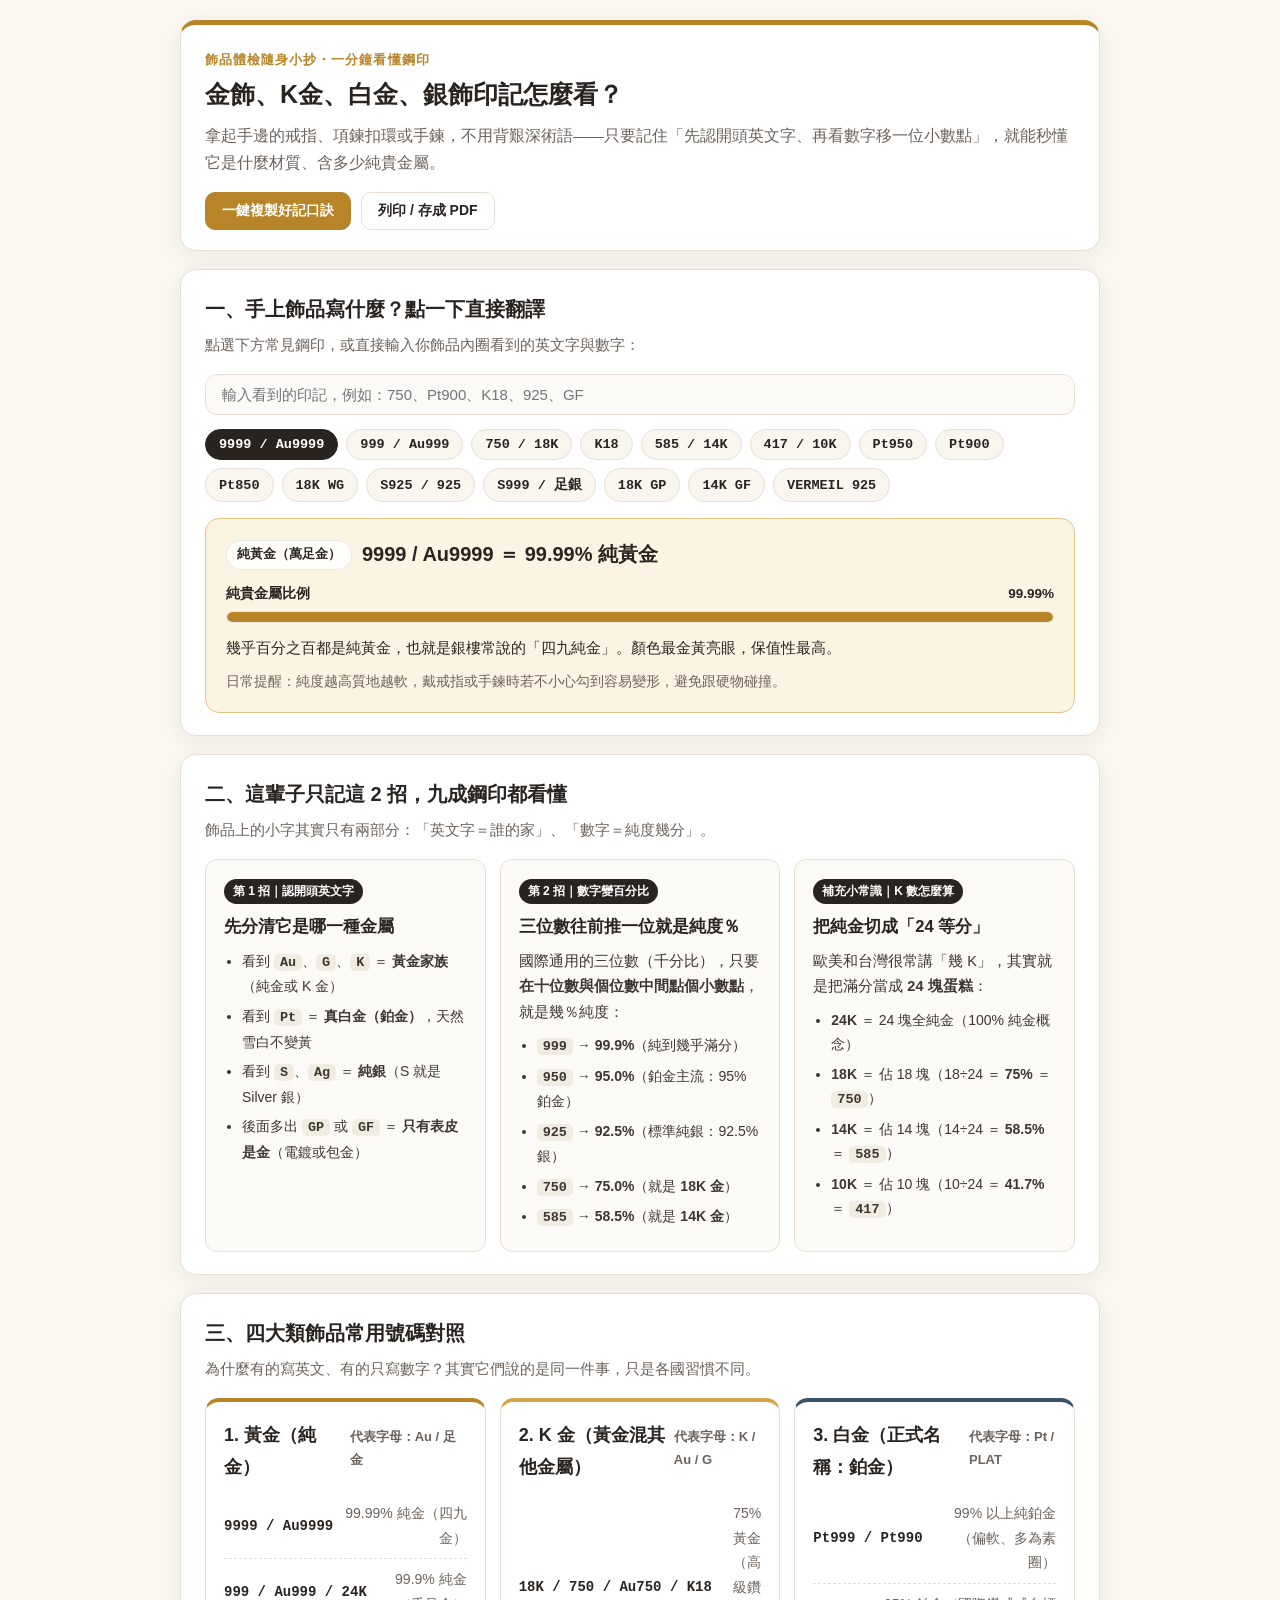
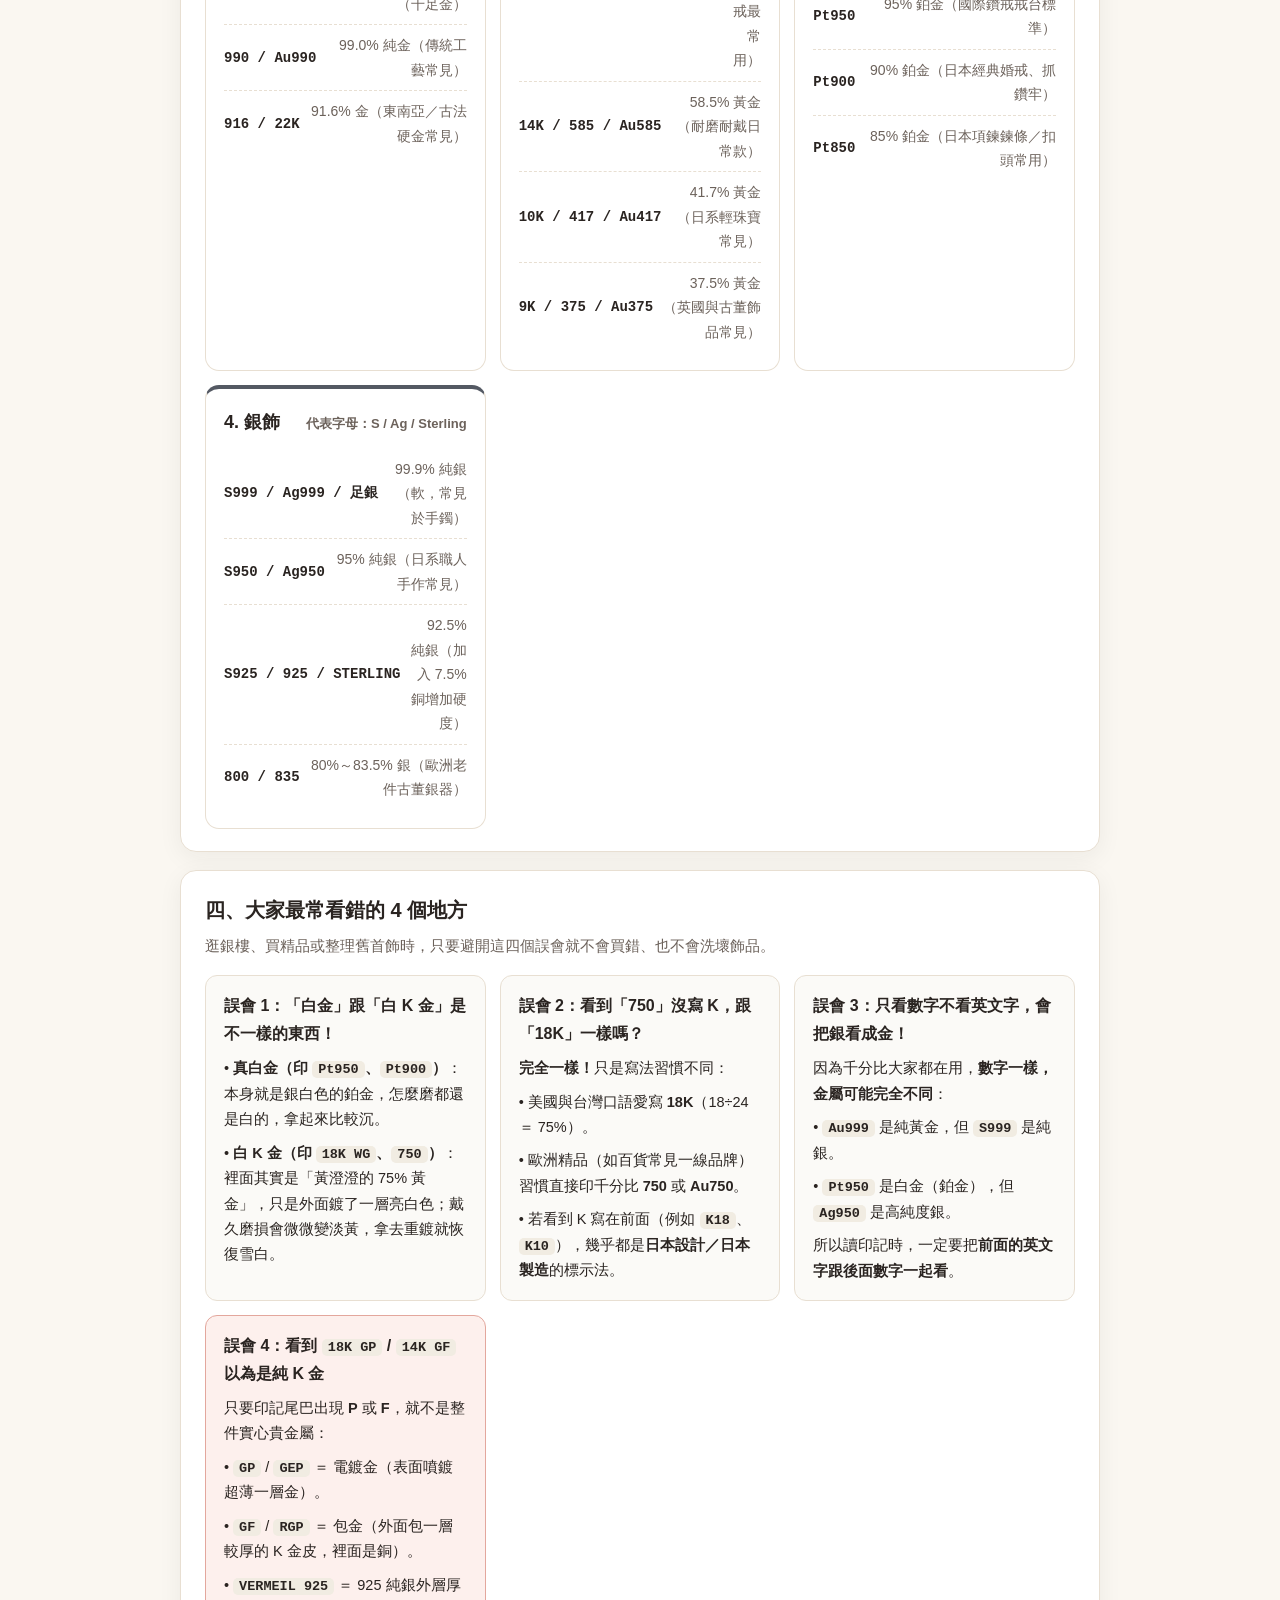
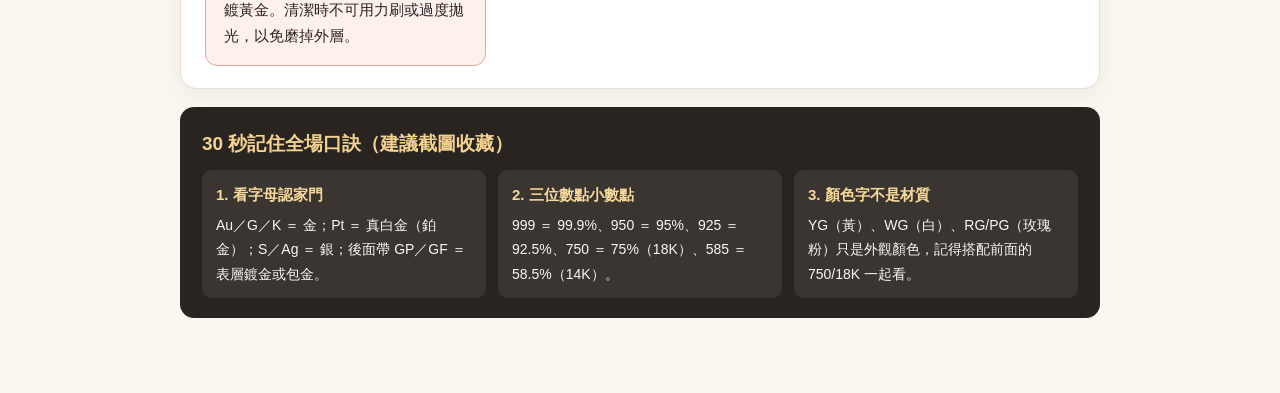
<file: jewelry-guide/index.html>
<!DOCTYPE html>
<html lang="zh-Hant">
<head>
  <meta charset="UTF-8" />
  <meta name="viewport" content="width=device-width, initial-scale=1.0" />
  <title>飾品鋼印怎麼看？30秒看懂黃金・K金・白金・銀</title>
  <style>
    :root {
      --bg: #faf7f1;
      --card: #ffffff;
      --ink: #2a2421;
      --muted: #6c625b;
      --border: #e8dfd2;
      --gold: #b88428;
      --gold-soft: #fcf4e3;
      --gold-bd: #e3c482;
      --pt: #36526d;
      --pt-soft: #edf3f8;
      --pt-bd: #a8bed2;
      --ag: #545963;
      --ag-soft: #f1f3f5;
      --ag-bd: #c2c7cf;
      --warn: #a63d2d;
      --warn-soft: #fdf0ed;
      --warn-bd: #e3a79d;
      --shadow: 0 6px 24px rgba(42, 36, 33, 0.06);
    }

    * { box-sizing: border-box; }

    body {
      margin: 0;
      padding: 20px 14px 56px;
      background: var(--bg);
      color: var(--ink);
      font-family: "PingFang TC", "Noto Sans TC", "Microsoft JhengHei", sans-serif;
      line-height: 1.75;
    }

    .wrap {
      max-width: 920px;
      margin: 0 auto;
    }

    /* Hero */
    .hero {
      background: var(--card);
      border: 1px solid var(--border);
      border-top: 5px solid var(--gold);
      border-radius: 16px;
      padding: 24px 24px 20px;
      box-shadow: var(--shadow);
      margin-bottom: 18px;
    }

    .eyebrow {
      font-size: 13px;
      font-weight: 700;
      letter-spacing: 0.08em;
      color: var(--gold);
      margin-bottom: 6px;
    }

    h1 {
      margin: 0 0 10px;
      font-size: 25px;
      line-height: 1.35;
    }

    .hero-lead {
      margin: 0 0 16px;
      color: var(--muted);
      font-size: 15.5px;
    }

    .hero-actions {
      display: flex;
      flex-wrap: wrap;
      gap: 10px;
    }

    .btn {
      appearance: none;
      border: 1px solid var(--border);
      background: var(--card);
      color: var(--ink);
      padding: 9px 16px;
      border-radius: 10px;
      font-size: 14px;
      font-weight: 600;
      cursor: pointer;
      transition: 0.2s ease;
    }

    .btn:hover { border-color: var(--gold); color: var(--gold); }

    .btn-primary {
      background: var(--gold);
      border-color: var(--gold);
      color: #ffffff;
    }

    .btn-primary:hover {
      background: #9a6c1d;
      border-color: #9a6c1d;
      color: #ffffff;
    }

    /* Card blocks */
    .card {
      background: var(--card);
      border: 1px solid var(--border);
      border-radius: 16px;
      padding: 22px 24px;
      box-shadow: var(--shadow);
      margin-bottom: 18px;
    }

    .section-title {
      margin: 0 0 6px;
      font-size: 20px;
      font-weight: 800;
    }

    .section-sub {
      margin: 0 0 16px;
      font-size: 14.5px;
      color: var(--muted);
    }

    /* Interactive stamp lookup */
    .search-row {
      display: flex;
      gap: 10px;
      margin-bottom: 14px;
    }

    .search-row input {
      flex: 1;
      padding: 11px 16px;
      border: 1.5px solid var(--border);
      border-radius: 12px;
      font-size: 15px;
      color: var(--ink);
      background: #fcfaf7;
      outline: none;
    }

    .search-row input:focus {
      border-color: var(--gold);
      background: #ffffff;
    }

    .pill-pool {
      display: flex;
      flex-wrap: wrap;
      gap: 8px;
      margin-bottom: 16px;
    }

    .stamp-btn {
      appearance: none;
      border: 1px solid var(--border);
      background: #f9f6f0;
      color: var(--ink);
      padding: 7px 13px;
      border-radius: 999px;
      font-family: ui-monospace, SFMono-Regular, Menlo, Consolas, monospace;
      font-size: 13.5px;
      font-weight: 700;
      cursor: pointer;
      transition: all 0.15s ease;
    }

    .stamp-btn:hover {
      border-color: var(--gold);
      background: var(--gold-soft);
    }

    .stamp-btn.active {
      background: var(--ink);
      border-color: var(--ink);
      color: #ffffff;
    }

    .result-box {
      border: 1.5px solid var(--gold-bd);
      background: var(--gold-soft);
      border-radius: 14px;
      padding: 18px 20px;
    }

    .result-box.type-pt { border-color: var(--pt-bd); background: var(--pt-soft); }
    .result-box.type-ag { border-color: var(--ag-bd); background: var(--ag-soft); }
    .result-box.type-warn { border-color: var(--warn-bd); background: var(--warn-soft); }

    .result-head {
      display: flex;
      flex-wrap: wrap;
      align-items: center;
      gap: 10px;
      margin-bottom: 10px;
    }

    .result-tag {
      font-size: 12.5px;
      font-weight: 800;
      padding: 3px 10px;
      border-radius: 999px;
      background: rgba(255,255,255,0.85);
      color: var(--ink);
      border: 1px solid rgba(0,0,0,0.08);
    }

    .result-title {
      font-size: 20px;
      font-weight: 800;
      margin: 0;
    }

    .meter-wrap {
      margin: 10px 0 12px;
    }

    .meter-label {
      display: flex;
      justify-content: space-between;
      font-size: 13.5px;
      font-weight: 700;
      margin-bottom: 5px;
    }

    .meter-track {
      height: 12px;
      border-radius: 999px;
      background: rgba(255,255,255,0.75);
      border: 1px solid rgba(0,0,0,0.08);
      overflow: hidden;
    }

    .meter-fill {
      height: 100%;
      border-radius: 999px;
      background: var(--gold);
      transition: width 0.3s ease;
    }

    .type-pt .meter-fill { background: var(--pt); }
    .type-ag .meter-fill { background: var(--ag); }
    .type-warn .meter-fill { background: var(--warn); }

    .result-desc {
      margin: 0 0 8px;
      font-size: 15px;
    }

    .result-tip {
      margin: 0;
      font-size: 14px;
      color: var(--muted);
    }

    /* Memory rule cards */
    .rule-grid {
      display: grid;
      grid-template-columns: repeat(auto-fit, minmax(260px, 1fr));
      gap: 14px;
    }

    .rule-card {
      background: #fcfaf6;
      border: 1px solid var(--border);
      border-radius: 12px;
      padding: 16px 18px;
    }

    .rule-num {
      display: inline-block;
      background: var(--ink);
      color: #ffffff;
      font-size: 12px;
      font-weight: 700;
      padding: 2px 9px;
      border-radius: 999px;
      margin-bottom: 8px;
    }

    .rule-card h3 {
      margin: 0 0 8px;
      font-size: 16.5px;
    }

    .rule-card p {
      margin: 0 0 8px;
      font-size: 14.5px;
      color: #3d3632;
    }

    .mini-list {
      margin: 0;
      padding-left: 18px;
      font-size: 14px;
      color: #3d3632;
    }

    .mini-list li { margin-bottom: 5px; }

    .mono {
      font-family: ui-monospace, SFMono-Regular, Menlo, Consolas, monospace;
      font-weight: 700;
      background: #f1ece2;
      padding: 1px 6px;
      border-radius: 5px;
      font-size: 13.5px;
    }

    /* 4 Metal cards */
    .metal-grid {
      display: grid;
      grid-template-columns: repeat(auto-fit, minmax(280px, 1fr));
      gap: 14px;
    }

    .metal-card {
      border: 1px solid var(--border);
      border-radius: 14px;
      padding: 18px;
      background: #ffffff;
    }

    .metal-card.gold { border-top: 4px solid var(--gold); }
    .metal-card.karat { border-top: 4px solid #d4a448; }
    .metal-card.pt { border-top: 4px solid var(--pt); }
    .metal-card.ag { border-top: 4px solid var(--ag); }

    .metal-header {
      display: flex;
      justify-content: space-between;
      align-items: baseline;
      margin-bottom: 10px;
    }

    .metal-name {
      font-size: 18px;
      font-weight: 800;
      margin: 0;
    }

    .metal-letter {
      font-size: 13px;
      font-weight: 700;
      color: var(--muted);
    }

    .code-row {
      display: flex;
      justify-content: space-between;
      align-items: center;
      padding: 8px 0;
      border-bottom: 1px dashed var(--border);
      font-size: 14px;
      gap: 10px;
    }

    .code-row:last-child { border-bottom: none; }

    .code-left {
      font-family: ui-monospace, SFMono-Regular, Menlo, Consolas, monospace;
      font-weight: 700;
      color: var(--ink);
      white-space: nowrap;
    }

    .code-right {
      color: var(--muted);
      text-align: right;
    }

    /* Twins comparison */
    .twin-grid {
      display: grid;
      grid-template-columns: repeat(auto-fit, minmax(280px, 1fr));
      gap: 14px;
    }

    .twin-box {
      border-radius: 12px;
      padding: 16px 18px;
      border: 1px solid var(--border);
      background: #fbfaf7;
    }

    .twin-box.warn {
      background: var(--warn-soft);
      border-color: var(--warn-bd);
    }

    .twin-box h3 {
      margin: 0 0 8px;
      font-size: 16px;
    }

    .twin-box p {
      margin: 0 0 8px;
      font-size: 14.5px;
    }

    .twin-box p:last-child { margin-bottom: 0; }

    /* Summary cheat sheet */
    .cheat-box {
      background: #2a2421;
      color: #faf7f1;
      border-radius: 14px;
      padding: 20px 22px;
    }

    .cheat-box h2 {
      margin: 0 0 10px;
      font-size: 19px;
      color: #f3d28f;
    }

    .cheat-grid {
      display: grid;
      grid-template-columns: repeat(auto-fit, minmax(220px, 1fr));
      gap: 12px;
    }

    .cheat-item {
      background: rgba(255,255,255,0.08);
      border-radius: 10px;
      padding: 12px 14px;
      font-size: 14px;
    }

    .cheat-item strong {
      display: block;
      color: #f5d89a;
      font-size: 15px;
      margin-bottom: 4px;
    }

    .toast {
      position: fixed;
      bottom: 24px;
      left: 50%;
      transform: translateX(-50%) translateY(16px);
      background: var(--ink);
      color: #ffffff;
      padding: 10px 20px;
      border-radius: 999px;
      font-size: 14px;
      opacity: 0;
      pointer-events: none;
      transition: 0.25s ease;
      z-index: 99;
    }

    .toast.show {
      opacity: 1;
      transform: translateX(-50%) translateY(0);
    }

    @media print {
      body { background: #ffffff; padding: 0; }
      .hero-actions, .search-row, .pill-pool { display: none !important; }
      .card, .hero, .cheat-box { box-shadow: none; break-inside: avoid; }
    }
  </style>
</head>
<body>
  <div class="wrap">
    <header class="hero">
      <div class="eyebrow">飾品體檢隨身小抄・一分鐘看懂鋼印</div>
      <h1>金飾、K金、白金、銀飾印記怎麼看？</h1>
      <p class="hero-lead">拿起手邊的戒指、項鍊扣環或手鍊，不用背艱深術語——只要記住「先認開頭英文字、再看數字移一位小數點」，就能秒懂它是什麼材質、含多少純貴金屬。</p>
      <div class="hero-actions">
        <button class="btn btn-primary" onclick="copyCheatSheet()">一鍵複製好記口訣</button>
        <button class="btn" onclick="window.print()">列印 / 存成 PDF</button>
      </div>
    </header>

    <!-- 互動快查 -->
    <section class="card">
      <h2 class="section-title">一、手上飾品寫什麼？點一下直接翻譯</h2>
      <p class="section-sub">點選下方常見鋼印，或直接輸入你飾品內圈看到的英文字與數字：</p>

      <div class="search-row">
        <input type="text" id="quickSearch" placeholder="輸入看到的印記，例如：750、Pt900、K18、925、GF" />
      </div>

      <div class="pill-pool" id="pillPool"></div>

      <div id="resultBox" class="result-box">
        <div class="result-head">
          <span class="result-tag" id="resTag">黃金</span>
          <h3 class="result-title" id="resTitle">9999 / Au9999（萬足純金）</h3>
        </div>
        <div class="meter-wrap">
          <div class="meter-label">
            <span id="resPureLabel">純貴金屬比例</span>
            <span id="resPurePct">99.99%</span>
          </div>
          <div class="meter-track">
            <div class="meter-fill" id="resMeter" style="width: 100%;"></div>
          </div>
        </div>
        <p class="result-desc" id="resDesc"></p>
        <p class="result-tip" id="resTip"></p>
      </div>
    </section>

    <!-- 超好記兩大心法 -->
    <section class="card">
      <h2 class="section-title">二、這輩子只記這 2 招，九成鋼印都看懂</h2>
      <p class="section-sub">飾品上的小字其實只有兩部分：「英文字＝誰的家」、「數字＝純度幾分」。</p>

      <div class="rule-grid">
        <div class="rule-card">
          <span class="rule-num">第 1 招｜認開頭英文字</span>
          <h3>先分清它是哪一種金屬</h3>
          <ul class="mini-list">
            <li>看到 <span class="mono">Au</span>、<span class="mono">G</span>、<span class="mono">K</span> ＝ <strong>黃金家族</strong>（純金或 K 金）</li>
            <li>看到 <span class="mono">Pt</span> ＝ <strong>真白金（鉑金）</strong>，天然雪白不變黃</li>
            <li>看到 <span class="mono">S</span>、<span class="mono">Ag</span> ＝ <strong>純銀</strong>（S 就是 Silver 銀）</li>
            <li>後面多出 <span class="mono">GP</span> 或 <span class="mono">GF</span> ＝ <strong>只有表皮是金</strong>（電鍍或包金）</li>
          </ul>
        </div>

        <div class="rule-card">
          <span class="rule-num">第 2 招｜數字變百分比</span>
          <h3>三位數往前推一位就是純度％</h3>
          <p>國際通用的三位數（千分比），只要<strong>在十位數與個位數中間點個小數點</strong>，就是幾％純度：</p>
          <ul class="mini-list">
            <li><span class="mono">999</span> → <strong>99.9%</strong>（純到幾乎滿分）</li>
            <li><span class="mono">950</span> → <strong>95.0%</strong>（鉑金主流：95% 鉑金）</li>
            <li><span class="mono">925</span> → <strong>92.5%</strong>（標準純銀：92.5% 銀）</li>
            <li><span class="mono">750</span> → <strong>75.0%</strong>（就是 <strong>18K 金</strong>）</li>
            <li><span class="mono">585</span> → <strong>58.5%</strong>（就是 <strong>14K 金</strong>）</li>
          </ul>
        </div>

        <div class="rule-card">
          <span class="rule-num">補充小常識｜K 數怎麼算</span>
          <h3>把純金切成「24 等分」</h3>
          <p>歐美和台灣很常講「幾 K」，其實就是把滿分當成 <strong>24 塊蛋糕</strong>：</p>
          <ul class="mini-list">
            <li><strong>24K</strong> ＝ 24 塊全純金（100% 純金概念）</li>
            <li><strong>18K</strong> ＝ 佔 18 塊（18÷24 ＝ <strong>75%</strong> ＝ <span class="mono">750</span>）</li>
            <li><strong>14K</strong> ＝ 佔 14 塊（14÷24 ＝ <strong>58.5%</strong> ＝ <span class="mono">585</span>）</li>
            <li><strong>10K</strong> ＝ 佔 10 塊（10÷24 ＝ <strong>41.7%</strong> ＝ <span class="mono">417</span>）</li>
          </ul>
        </div>
      </div>
    </section>

    <!-- 四大金屬一眼看懂卡 -->
    <section class="card">
      <h2 class="section-title">三、四大類飾品常用號碼對照</h2>
      <p class="section-sub">為什麼有的寫英文、有的只寫數字？其實它們說的是同一件事，只是各國習慣不同。</p>

      <div class="metal-grid">
        <div class="metal-card gold">
          <div class="metal-header">
            <h3 class="metal-name">1. 黃金（純金）</h3>
            <span class="metal-letter">代表字母：Au / 足金</span>
          </div>
          <div class="code-row">
            <span class="code-left">9999 / Au9999</span>
            <span class="code-right">99.99% 純金（四九金）</span>
          </div>
          <div class="code-row">
            <span class="code-left">999 / Au999 / 24K</span>
            <span class="code-right">99.9% 純金（千足金）</span>
          </div>
          <div class="code-row">
            <span class="code-left">990 / Au990</span>
            <span class="code-right">99.0% 純金（傳統工藝常見）</span>
          </div>
          <div class="code-row">
            <span class="code-left">916 / 22K</span>
            <span class="code-right">91.6% 金（東南亞／古法硬金常見）</span>
          </div>
        </div>

        <div class="metal-card karat">
          <div class="metal-header">
            <h3 class="metal-name">2. K 金（黃金混其他金屬）</h3>
            <span class="metal-letter">代表字母：K / Au / G</span>
          </div>
          <div class="code-row">
            <span class="code-left">18K / 750 / Au750 / K18</span>
            <span class="code-right">75% 黃金（高級鑽戒最常用）</span>
          </div>
          <div class="code-row">
            <span class="code-left">14K / 585 / Au585</span>
            <span class="code-right">58.5% 黃金（耐磨耐戴日常款）</span>
          </div>
          <div class="code-row">
            <span class="code-left">10K / 417 / Au417</span>
            <span class="code-right">41.7% 黃金（日系輕珠寶常見）</span>
          </div>
          <div class="code-row">
            <span class="code-left">9K / 375 / Au375</span>
            <span class="code-right">37.5% 黃金（英國與古董飾品常見）</span>
          </div>
        </div>

        <div class="metal-card pt">
          <div class="metal-header">
            <h3 class="metal-name">3. 白金（正式名稱：鉑金）</h3>
            <span class="metal-letter">代表字母：Pt / PLAT</span>
          </div>
          <div class="code-row">
            <span class="code-left">Pt999 / Pt990</span>
            <span class="code-right">99% 以上純鉑金（偏軟、多為素圈）</span>
          </div>
          <div class="code-row">
            <span class="code-left">Pt950</span>
            <span class="code-right">95% 鉑金（國際鑽戒戒台標準）</span>
          </div>
          <div class="code-row">
            <span class="code-left">Pt900</span>
            <span class="code-right">90% 鉑金（日本經典婚戒、抓鑽牢）</span>
          </div>
          <div class="code-row">
            <span class="code-left">Pt850</span>
            <span class="code-right">85% 鉑金（日本項鍊鍊條／扣頭常用）</span>
          </div>
        </div>

        <div class="metal-card ag">
          <div class="metal-header">
            <h3 class="metal-name">4. 銀飾</h3>
            <span class="metal-letter">代表字母：S / Ag / Sterling</span>
          </div>
          <div class="code-row">
            <span class="code-left">S999 / Ag999 / 足銀</span>
            <span class="code-right">99.9% 純銀（軟，常見於手鐲）</span>
          </div>
          <div class="code-row">
            <span class="code-left">S950 / Ag950</span>
            <span class="code-right">95% 純銀（日系職人手作常見）</span>
          </div>
          <div class="code-row">
            <span class="code-left">S925 / 925 / STERLING</span>
            <span class="code-right">92.5% 純銀（加入 7.5% 銅增加硬度）</span>
          </div>
          <div class="code-row">
            <span class="code-left">800 / 835</span>
            <span class="code-right">80%～83.5% 銀（歐洲老件古董銀器）</span>
          </div>
        </div>
      </div>
    </section>

    <!-- 最容易搞混的 4 個陷阱 -->
    <section class="card">
      <h2 class="section-title">四、大家最常看錯的 4 個地方</h2>
      <p class="section-sub">逛銀樓、買精品或整理舊首飾時，只要避開這四個誤會就不會買錯、也不會洗壞飾品。</p>

      <div class="twin-grid">
        <div class="twin-box">
          <h3>誤會 1：「白金」跟「白 K 金」是不一樣的東西！</h3>
          <p>• <strong>真白金（印 <span class="mono">Pt950</span>、<span class="mono">Pt900</span>）</strong>：本身就是銀白色的鉑金，怎麼磨都還是白的，拿起來比較沉。</p>
          <p>• <strong>白 K 金（印 <span class="mono">18K WG</span>、<span class="mono">750</span>）</strong>：裡面其實是「黃澄澄的 75% 黃金」，只是外面鍍了一層亮白色；戴久磨損會微微變淡黃，拿去重鍍就恢復雪白。</p>
        </div>

        <div class="twin-box">
          <h3>誤會 2：看到「750」沒寫 K，跟「18K」一樣嗎？</h3>
          <p><strong>完全一樣！</strong>只是寫法習慣不同：</p>
          <p>• 美國與台灣口語愛寫 <strong>18K</strong>（18÷24 ＝ 75%）。</p>
          <p>• 歐洲精品（如百貨常見一線品牌）習慣直接印千分比 <strong>750</strong> 或 <strong>Au750</strong>。</p>
          <p>• 若看到 K 寫在前面（例如 <span class="mono">K18</span>、<span class="mono">K10</span>），幾乎都是<strong>日本設計／日本製造</strong>的標示法。</p>
        </div>

        <div class="twin-box">
          <h3>誤會 3：只看數字不看英文字，會把銀看成金！</h3>
          <p>因為千分比大家都在用，<strong>數字一樣，金屬可能完全不同</strong>：</p>
          <p>• <span class="mono">Au999</span> 是純黃金，但 <span class="mono">S999</span> 是純銀。</p>
          <p>• <span class="mono">Pt950</span> 是白金（鉑金），但 <span class="mono">Ag950</span> 是高純度銀。</p>
          <p>所以讀印記時，一定要把<strong>前面的英文字跟後面數字一起看</strong>。</p>
        </div>

        <div class="twin-box warn">
          <h3>誤會 4：看到 <span class="mono">18K GP</span> / <span class="mono">14K GF</span> 以為是純 K 金</h3>
          <p>只要印記尾巴出現 <strong>P</strong> 或 <strong>F</strong>，就不是整件實心貴金屬：</p>
          <p>• <span class="mono">GP</span> / <span class="mono">GEP</span> ＝ 電鍍金（表面噴鍍超薄一層金）。</p>
          <p>• <span class="mono">GF</span> / <span class="mono">RGP</span> ＝ 包金（外面包一層較厚的 K 金皮，裡面是銅）。</p>
          <p>• <span class="mono">VERMEIL 925</span> ＝ 925 純銀外層厚鍍黃金。清潔時不可用力刷或過度拋光，以免磨掉外層。</p>
        </div>
      </div>
    </section>

    <!-- 顏色縮寫小補充 + 總結口訣 -->
    <section class="cheat-box">
      <h2>30 秒記住全場口訣（建議截圖收藏）</h2>
      <div class="cheat-grid">
        <div class="cheat-item">
          <strong>1. 看字母認家門</strong>
          Au／G／K ＝ 金；Pt ＝ 真白金（鉑金）；S／Ag ＝ 銀；後面帶 GP／GF ＝ 表層鍍金或包金。
        </div>
        <div class="cheat-item">
          <strong>2. 三位數點小數點</strong>
          999 ＝ 99.9%、950 ＝ 95%、925 ＝ 92.5%、750 ＝ 75%（18K）、585 ＝ 58.5%（14K）。
        </div>
        <div class="cheat-item">
          <strong>3. 顏色字不是材質</strong>
          YG（黃）、WG（白）、RG/PG（玫瑰粉）只是外觀顏色，記得搭配前面的 750/18K 一起看。
        </div>
      </div>
    </section>
  </div>

  <div id="toast" class="toast">已複製好記口訣</div>

  <script>
    const stamps = [
      {
        code: '9999 / Au9999',
        tag: '純黃金（萬足金）',
        type: 'gold',
        pct: 99.99,
        title: '9999 / Au9999 ＝ 99.99% 純黃金',
        desc: '幾乎百分之百都是純黃金，也就是銀樓常說的「四九純金」。顏色最金黃亮眼，保值性最高。',
        tip: '日常提醒：純度越高質地越軟，戴戒指或手鍊時若不小心勾到容易變形，避免跟硬物碰撞。'
      },
      {
        code: '999 / Au999',
        tag: '純黃金（千足金）',
        type: 'gold',
        pct: 99.9,
        title: '999 / Au999 / 24K ＝ 99.9% 純黃金',
        desc: '國際與台灣常見的千足純金標準，含金量高達 99.9%，也就是一般口語說的「足金」或「24K」。',
        tip: '日常提醒：注意不要只看到 999 就當成黃金，如果前面寫 S999 或 Ag999，那其實是純銀喔！'
      },
      {
        code: '750 / 18K',
        tag: '18K 金',
        type: 'gold',
        pct: 75,
        title: '750 / Au750 / 18K ＝ 75% 黃金',
        desc: '四分之三是純黃金，另外四分之一加入其他金屬增加硬度，讓爪子能牢牢抓緊鑽石或寶石，是國際珠寶最主流的材質。',
        tip: '日常提醒：如果後面寫 18K WG（白K金）或 18K RG（玫瑰金），代表它是 75% 黃金調出來的白色或玫瑰色。'
      },
      {
        code: 'K18',
        tag: '日系 18K 金',
        type: 'gold',
        pct: 75,
        title: 'K18 ＝ 日本標示法的 18K 金（75% 黃金）',
        desc: '成分和 18K、750 完全一樣！只是日本品牌習慣把英文字母 K 寫在數字前面（例如 K18、K14、K10）。',
        tip: '日常提醒：看到 K 在前面的老件或小巧項鍊，很大機會是日本製造或日系品牌珠寶。'
      },
      {
        code: '585 / 14K',
        tag: '14K 金',
        type: 'gold',
        pct: 58.5,
        title: '585 / Au585 / 14K ＝ 58.5% 黃金',
        desc: '超過一半是純黃金，硬度比 18K 更高、更耐刮耐磨，歐美日常首飾與韓系輕珠寶非常愛用。',
        tip: '日常提醒：14 ÷ 24 算出來是 58.33%，國際法規統一用 585 這個數字來表示。'
      },
      {
        code: '417 / 10K',
        tag: '10K 金',
        type: 'gold',
        pct: 41.7,
        title: '417 / 10K ＝ 41.7% 黃金',
        desc: '大約四成是純黃金，因為合金比例高、硬度很強，非常適合做極細的手鍊或日常平價輕珠寶。',
        tip: '日常提醒：黃金含量較少，長期接觸汗水、香水可能會稍微氧化暗沉，定期清潔就會亮起來。'
      },
      {
        code: 'Pt950',
        tag: '真白金（鉑金）',
        type: 'pt',
        pct: 95,
        title: 'Pt950 ＝ 95% 鉑金（正統真白金）',
        desc: '這才是珠寶學上真正的「白金」！含有 95% 稀有鉑金，天生就是純淨銀白色，配戴多年也不會褪色或變黃。',
        tip: '日常提醒：比同體積的 18K 金拿起來更有份量（更沉），是高級婚戒、鑽戒最常見的戒台材質。'
      },
      {
        code: 'Pt900',
        tag: '真白金（鉑金）',
        type: 'pt',
        pct: 90,
        title: 'Pt900 ＝ 90% 鉑金（日系戒台常見）',
        desc: '含 90% 鉑金、10% 強化合金，硬度比 Pt950 更高一點，日本傳統訂婚鑽戒和早年戒台特別喜歡用它來鑲鑽。',
        tip: '日常提醒：一樣是真白金，不會褪色變黃，送保養時若需要改戒圍或拋光都很適合。'
      },
      {
        code: 'Pt850',
        tag: '真白金（鉑金）',
        type: 'pt',
        pct: 85,
        title: 'Pt850 ＝ 85% 鉑金（項鍊鍊身常見）',
        desc: '含 85% 鉑金，因為項鍊鍊條和扣頭每天拉扯開關，需要更強韌耐磨的硬度，日本項鍊常打這個印記。',
        tip: '日常提醒：若在很老的日本古董白金戒上看到「Pm」，那是早年鉑金的舊簡稱，體檢時可請專業人員測成色確認。'
      },
      {
        code: '18K WG',
        tag: '白 K 金（注意區分！）',
        type: 'gold',
        pct: 75,
        title: '18K WG ＝ 白 K 金（本質是 75% 黃金）',
        desc: '雖然外觀跟白金一樣是銀白色，但它的本體其實是「75% 黃金＋白色金屬」，表面再電鍍一層雪亮的銠。',
        tip: '日常提醒：戴久電鍍層磨薄後，戒圈底部可能會微微透出淡黃色，這不是生鏽也不是買到假的，重新電鍍就能恢復雪白！'
      },
      {
        code: 'S925 / 925',
        tag: '標準純銀',
        type: 'ag',
        pct: 92.5,
        title: 'S925 / Ag925 / STERLING ＝ 92.5% 純銀',
        desc: '國際公認的標準純銀！因為 100% 純銀太軟容易變形，所以加入 7.5% 的銅讓它變硬，才有辦法做出精細造型。',
        tip: '日常提醒：銀接觸空氣中的硫或汗水會慢慢變黑（氧化），只要用拭銀布擦拭或專業清洗就會恢復銀亮。'
      },
      {
        code: 'S999 / 足銀',
        tag: '千足純銀',
        type: 'ag',
        pct: 99.9,
        title: 'S999 / Ag999 / 足銀 ＝ 99.9% 純銀',
        desc: '幾乎全是純銀，顏色偏溫潤雪白、對皮膚溫和不刺激，最常用在傳統素面手鐲或長輩、小孩佩戴的銀飾。',
        tip: '日常提醒：質地比 925 銀更軟，戴手鐲調整開口大小時要溫柔，不要一直來回凹折。'
      },
      {
        code: '18K GP',
        tag: '電鍍金（非實心 K 金）',
        type: 'warn',
        pct: 5,
        title: '18K GP / HGE ＝ 表面電鍍一層金（內部非實心金）',
        desc: '看到尾巴有 GP（Gold Plated），代表裡面是銅或不鏽鋼等一般金屬，只在最外層電鍍了極薄一層 18K 金顏色。',
        tip: '清潔注意：千萬不要拿去拋光或用洗金水泡太久，會把外面那層金色洗掉，露出裡面的底色。'
      },
      {
        code: '14K GF',
        tag: '包金／注金（非實心 K 金）',
        type: 'warn',
        pct: 10,
        title: '14K GF / 1/20 14K GF ＝ 表層包了一層 14K 金皮',
        desc: 'GF（Gold Filled）常翻譯成「美國包金」或「注金」，是把一片 14K 金皮高壓壓合在銅胎外面。比電鍍厚實耐用，但依然不是整件實心 K 金。',
        tip: '清潔注意：雖然比普通電鍍不易掉色，但依然禁止過度打磨或用尖銳物刮擦，用溫水與中性洗劑輕輕清潔即可。'
      },
      {
        code: 'VERMEIL 925',
        tag: '厚鍍金純銀',
        type: 'warn',
        pct: 92.5,
        title: 'VERMEIL ＋ 925 ＝ 裡面是 925 純銀，外面厚鍍黃金',
        desc: '歐美飾品常見的工藝！胎體本身是貨真價實的 925 純銀，外面再鍍上比較厚的黃金，既有純銀材質又呈現金色外觀。',
        tip: '清潔注意：絕對不可以用「拭銀布」用力擦，因為拭銀布含有微細研磨劑，會把外面的金色鍍層擦掉！'
      }
    ];

    const pool = document.getElementById('pillPool');
    const quickSearch = document.getElementById('quickSearch');
    const resBox = document.getElementById('resultBox');
    const resTag = document.getElementById('resTag');
    const resTitle = document.getElementById('resTitle');
    const resPurePct = document.getElementById('resPurePct');
    const resPureLabel = document.getElementById('resPureLabel');
    const resMeter = document.getElementById('resMeter');
    const resDesc = document.getElementById('resDesc');
    const resTip = document.getElementById('resTip');

    function renderResult(item) {
      resBox.className = 'result-box' + (item.type !== 'gold' ? ' type-' + item.type : '');
      resTag.textContent = item.tag;
      resTitle.textContent = item.title;

      if (item.type === 'warn' && item.code !== 'VERMEIL 925') {
        resPureLabel.textContent = '貴金屬含量（僅表層覆蓋）';
        resPurePct.textContent = '僅外層含金，非整件實心';
        resMeter.style.width = item.pct + '%';
      } else if (item.code === 'VERMEIL 925') {
        resPureLabel.textContent = '內部胎體純銀比例';
        resPurePct.textContent = '92.5% 純銀 ＋ 外層厚鍍金';
        resMeter.style.width = '92.5%';
      } else {
        resPureLabel.textContent = '純貴金屬比例';
        resPurePct.textContent = item.pct + '%';
        resMeter.style.width = item.pct + '%';
      }

      resDesc.textContent = item.desc;
      resTip.textContent = item.tip;
    }

    function renderPills(filterText = '') {
      const q = filterText.trim().toLowerCase();
      pool.innerHTML = '';
      const matched = stamps.filter(s =>
        !q ||
        s.code.toLowerCase().includes(q) ||
        s.title.toLowerCase().includes(q) ||
        s.tag.toLowerCase().includes(q) ||
        s.desc.toLowerCase().includes(q)
      );

      if (matched.length === 0) {
        pool.innerHTML = '<span style="color:#8c7f75;font-size:14px;">沒有完全相符的按鈕，可以試試輸入數字如 750、925、950 或英文字 Pt、GF。</span>';
        return;
      }

      matched.forEach((item, idx) => {
        const btn = document.createElement('button');
        btn.className = 'stamp-btn' + (idx === 0 ? ' active' : '');
        btn.textContent = item.code;
        btn.addEventListener('click', () => {
          document.querySelectorAll('.stamp-btn').forEach(b => b.classList.remove('active'));
          btn.classList.add('active');
          renderResult(item);
        });
        pool.appendChild(btn);
      });

      renderResult(matched[0]);
    }

    quickSearch.addEventListener('input', (e) => {
      renderPills(e.target.value);
    });

    renderPills();

    function copyCheatSheet() {
      const text = [
        '【30秒看懂飾品鋼印｜生活口訣卡】',
        '',
        '一、先看開頭英文字，認出誰是誰：',
        '• Au / G / K ＝ 黃金家族（純金或 K 金）',
        '• Pt ＝ 真白金（鉑金），天然銀白不會變黃',
        '• S / Ag ＝ 純銀（S = Silver）',
        '• 尾巴有 GP / GF ＝ 只有表皮是金（GP 電鍍、GF 包金）',
        '',
        '二、三位數往前點一個小數點，就是純度％：',
        '• 999 ＝ 99.9%（幾乎滿分純金／純銀）',
        '• 950 ＝ 95.0%（鑽戒最愛用的真白金 Pt950）',
        '• 925 ＝ 92.5%（標準純銀 S925）',
        '• 750 ＝ 75.0%（18K 金，佔 24 格裡的 18 格）',
        '• 585 ＝ 58.5%（14K 金，佔 24 格裡的 14 格）',
        '• 417 ＝ 41.7%（10K 金，日系輕珠寶常見）',
        '',
        '三、最容易搞混的兩件事：',
        '1. 白金 (Pt950) ≠ 白 K 金 (18K WG / 750)：白 K 金裡面其實是 75% 黃金，戴久電鍍磨薄會微泛淡黃，重鍍就會亮白如新。',
        '2. 看到 K18（K 在前）＝ 日本標示法，跟 18K、750 完全一樣。',
        '3. 看到 18K GP、14K GF 或 VERMEIL 925，表面只是鍍層或包金，清潔時千萬不能用力刷或拿拭銀布硬擦！'
      ].join('\n');

      navigator.clipboard.writeText(text).then(() => {
        const toast = document.getElementById('toast');
        toast.classList.add('show');
        setTimeout(() => toast.classList.remove('show'), 2200);
      });
    }
  </script>
</body>
</html>
</file>
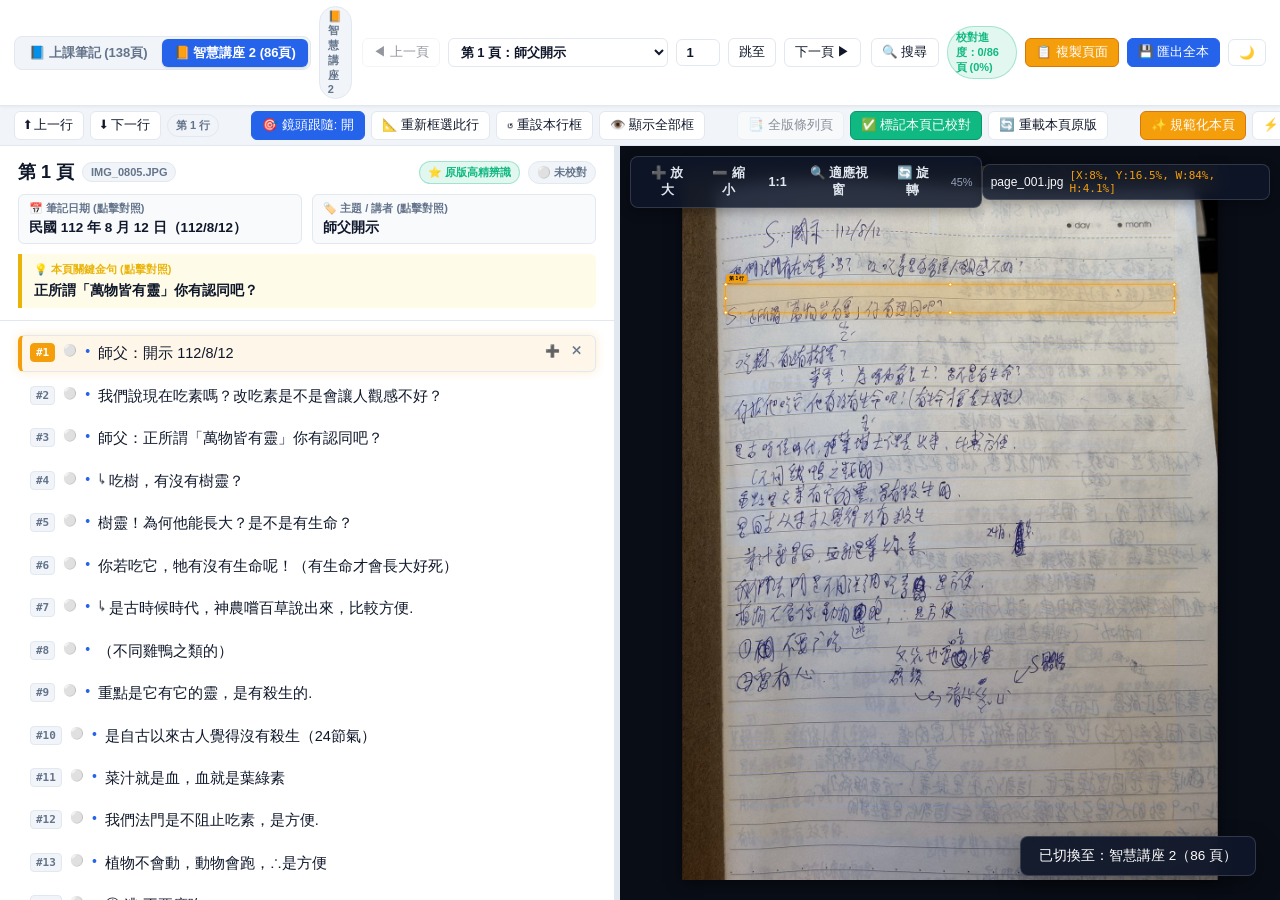
<file: notes/index.html>
<!DOCTYPE html>
<html lang="zh-TW">
<head>
  <meta charset="UTF-8">
  <meta name="viewport" content="width=device-width, initial-scale=1.0">
  <title>智慧講座手寫筆記 · 左右高精對照與即時校正器</title>
  <style>
    :root {
      --bg-primary: #f8fafc;
      --bg-surface: #ffffff;
      --bg-sidebar: #f1f5f9;
      --text-main: #0f172a;
      --text-muted: #64748b;
      --accent: #2563eb;
      --accent-hover: #1d4ed8;
      --accent-light: #eff6ff;
      --border: #e2e8f0;
      --card-bg: #f8fafc;
      --quote-bg: #fefce8;
      --quote-border: #eab308;
      --highlight: #fef08a;
      --highlight-active: #f59e0b;
      --bbox-active-bg: rgba(245, 158, 11, 0.22);
      --bbox-active-border: #f59e0b;
      --bbox-default-border: rgba(245, 158, 11, 0.45);
      --bbox-hover-border: #3b82f6;
      --edit-hover: #f8fafc;
      --edit-focus: #fef3c7;
      --col-left-bg: #f8fafc;
      --col-right-bg: #f8fafc;
      --line-active-bg: rgba(245, 158, 11, 0.09);
      --line-active-border: #f59e0b;
      --success: #10b981;
      --warning: #f59e0b;
    }

    [data-theme="dark"] {
      --bg-primary: #090d16;
      --bg-surface: #111827;
      --bg-sidebar: #1f2937;
      --text-main: #f3f4f6;
      --text-muted: #9ca3af;
      --accent: #3b82f6;
      --accent-hover: #60a5fa;
      --accent-light: #1e293b;
      --border: #374151;
      --card-bg: #1f2937;
      --quote-bg: #2d2613;
      --quote-border: #ca8a04;
      --highlight: #854d0e;
      --highlight-active: #f59e0b;
      --bbox-active-bg: rgba(245, 158, 11, 0.28);
      --bbox-active-border: #fbbf24;
      --bbox-default-border: rgba(251, 191, 36, 0.45);
      --bbox-hover-border: #60a5fa;
      --edit-hover: #1e293b;
      --edit-focus: #2d2613;
      --col-left-bg: #1f2937;
      --col-right-bg: #1f2937;
      --line-active-bg: rgba(245, 158, 11, 0.16);
      --line-active-border: #fbbf24;
      --success: #34d399;
      --warning: #fbbf24;
    }

    * {
      box-sizing: border-box;
      margin: 0;
      padding: 0;
    }

    body {
      font-family: -apple-system, BlinkMacSystemFont, "Segoe UI", Roboto, "PingFang TC", "Microsoft JhengHei", sans-serif;
      background: var(--bg-primary);
      color: var(--text-main);
      height: 100vh;
      display: flex;
      flex-direction: column;
      overflow: hidden;
    }

    /* Top Navigation Bar */
    .navbar {
      background: var(--bg-surface);
      border-bottom: 1px solid var(--border);
      padding: 6px 14px;
      display: flex;
      align-items: center;
      justify-content: space-between;
      gap: 10px;
      flex-shrink: 0;
      z-index: 100;
      box-shadow: 0 1px 3px rgba(0,0,0,0.05);
    }

    .nav-left, .nav-center, .nav-right {
      display: flex;
      align-items: center;
      gap: 8px;
    }

    /* Book Switcher Segmented Control */
    .book-switcher {
      display: flex;
      background: var(--bg-sidebar);
      border: 1px solid var(--border);
      border-radius: 8px;
      padding: 2px;
      gap: 2px;
    }

    .book-btn {
      padding: 5px 12px;
      font-size: 13px;
      font-weight: 700;
      border: none;
      background: transparent;
      color: var(--text-muted);
      border-radius: 6px;
      cursor: pointer;
      display: flex;
      align-items: center;
      gap: 5px;
      transition: all 0.15s ease;
      white-space: nowrap;
    }

    .book-btn:hover {
      color: var(--text-main);
    }

    .book-btn.active {
      background: var(--accent);
      color: #ffffff;
      box-shadow: 0 1px 2px rgba(0,0,0,0.15);
    }

    .nav-title {
      font-size: 14px;
      font-weight: 700;
      color: var(--text-main);
      display: flex;
      align-items: center;
      gap: 6px;
    }

    .btn {
      padding: 5px 10px;
      border: 1px solid var(--border);
      border-radius: 6px;
      background: var(--bg-surface);
      color: var(--text-main);
      font-size: 12.5px;
      font-weight: 500;
      cursor: pointer;
      display: inline-flex;
      align-items: center;
      gap: 5px;
      transition: all 0.15s ease;
      user-select: none;
      white-space: nowrap;
    }

    .btn:hover:not(:disabled) {
      background: var(--bg-sidebar);
      border-color: var(--accent);
      color: var(--accent);
    }

    .btn:disabled {
      opacity: 0.45;
      cursor: not-allowed;
    }

    .btn-primary {
      background: var(--accent);
      color: #ffffff;
      border-color: var(--accent);
    }

    .btn-primary:hover:not(:disabled) {
      background: var(--accent-hover);
      color: #ffffff;
    }

    .btn-warning {
      background: #f59e0b;
      color: #ffffff;
      border-color: #d97706;
    }

    .btn-warning:hover:not(:disabled) {
      background: #d97706;
      color: #ffffff;
    }

    .btn-success {
      background: #10b981;
      color: #ffffff;
      border-color: #059669;
    }

    .btn-success:hover:not(:disabled) {
      background: #059669;
      color: #ffffff;
    }

    .select-page {
      padding: 5px 8px;
      border: 1px solid var(--border);
      border-radius: 6px;
      background: var(--bg-surface);
      color: var(--text-main);
      font-size: 13px;
      font-weight: 600;
      cursor: pointer;
      max-width: 220px;
    }

    .jump-input {
      width: 44px;
      padding: 5px 4px;
      border: 1px solid var(--border);
      border-radius: 6px;
      background: var(--bg-surface);
      color: var(--text-main);
      font-size: 13px;
      text-align: center;
      font-weight: 600;
    }

    .badge-pill {
      font-size: 11px;
      padding: 3px 8px;
      border-radius: 999px;
      font-weight: 600;
      background: var(--bg-sidebar);
      color: var(--text-muted);
      border: 1px solid var(--border);
      display: inline-flex;
      align-items: center;
      gap: 4px;
    }

    .badge-pill.success {
      background: rgba(16, 185, 129, 0.12);
      color: var(--success);
      border-color: rgba(16, 185, 129, 0.3);
    }

    .badge-pill.warning {
      background: rgba(245, 158, 11, 0.12);
      color: var(--warning);
      border-color: rgba(245, 158, 11, 0.3);
    }

    /* Sub Toolbar: Calibration Bar */
    .calibration-bar {
      background: var(--bg-sidebar);
      border-bottom: 1px solid var(--border);
      padding: 5px 14px;
      display: flex;
      align-items: center;
      justify-content: space-between;
      gap: 12px;
      flex-shrink: 0;
      font-size: 12px;
      overflow-x: auto;
    }

    .cal-group {
      display: flex;
      align-items: center;
      gap: 6px;
      flex-shrink: 0;
    }

    .cal-divider {
      width: 1px;
      height: 18px;
      background: var(--border);
      margin: 0 4px;
    }

    .term-btn {
      padding: 2px 7px;
      font-size: 11.5px;
      background: var(--bg-surface);
      border: 1px solid var(--border);
      border-radius: 4px;
      color: var(--text-main);
      cursor: pointer;
      transition: all 0.15s;
      white-space: nowrap;
    }

    .term-btn:hover {
      background: var(--accent-light);
      border-color: var(--accent);
      color: var(--accent);
    }

    /* Workspace Split Panes */
    .workspace {
      flex: 1;
      display: flex;
      overflow: hidden;
      position: relative;
    }

    .pane-text {
      width: 48%;
      height: 100%;
      overflow-y: auto;
      background: var(--bg-surface);
      display: flex;
      flex-direction: column;
      position: relative;
    }

    .resizer {
      width: 6px;
      cursor: col-resize;
      background: var(--border);
      transition: background 0.15s;
      z-index: 10;
      flex-shrink: 0;
    }

    .resizer:hover, .resizer.dragging {
      background: var(--accent);
    }

    .pane-image {
      flex: 1;
      height: 100%;
      background: #0f172a;
      overflow: hidden;
      position: relative;
      display: flex;
      flex-direction: column;
    }

    /* Text Pane Header */
    .text-header {
      padding: 14px 18px 12px;
      border-bottom: 1px solid var(--border);
      background: var(--bg-surface);
      position: sticky;
      top: 0;
      z-index: 20;
    }

    .header-top-row {
      display: flex;
      justify-content: space-between;
      align-items: center;
      margin-bottom: 10px;
    }

    .page-title {
      font-size: 18px;
      font-weight: 800;
      display: flex;
      align-items: center;
      gap: 8px;
    }

    .page-submeta {
      display: flex;
      gap: 8px;
      align-items: center;
    }

    .meta-box-row {
      display: grid;
      grid-template-columns: 1fr 1fr;
      gap: 10px;
      margin-bottom: 10px;
    }

    .meta-input-group {
      background: var(--card-bg);
      border: 1px solid var(--border);
      border-radius: 6px;
      padding: 6px 10px;
      transition: all 0.15s;
      cursor: pointer;
    }

    .meta-input-group:hover {
      border-color: var(--accent);
    }

    .meta-input-group.active-line {
      border-color: var(--line-active-border);
      background: var(--line-active-bg);
      box-shadow: 0 0 0 2px rgba(245, 158, 11, 0.25);
    }

    .meta-label {
      font-size: 11px;
      font-weight: 600;
      color: var(--text-muted);
      margin-bottom: 3px;
      display: flex;
      align-items: center;
      gap: 4px;
    }

    .meta-editable {
      font-size: 13.5px;
      font-weight: 600;
      color: var(--text-main);
      outline: none;
      min-height: 18px;
      word-break: break-word;
    }

    .quote-box {
      background: var(--quote-bg);
      border-left: 4px solid var(--quote-border);
      border-radius: 0 6px 6px 0;
      padding: 8px 12px;
      cursor: pointer;
      transition: all 0.15s;
    }

    .quote-box.active-line {
      box-shadow: 0 0 0 2px rgba(245, 158, 11, 0.35);
      background: rgba(254, 240, 138, 0.35);
    }

    .quote-label {
      font-size: 11px;
      font-weight: 700;
      color: var(--quote-border);
      margin-bottom: 3px;
      display: flex;
      align-items: center;
      gap: 4px;
    }

    .quote-editable {
      font-size: 14px;
      font-weight: 600;
      color: var(--text-main);
      outline: none;
      line-height: 1.45;
    }

    /* Text Body Section */
    .text-body {
      padding: 14px 18px 80px;
      flex: 1;
    }

    /* Lines List */
    .lines-list {
      display: flex;
      flex-direction: column;
      gap: 6px;
    }

    .line-wrapper {
      display: flex;
      align-items: flex-start;
      gap: 8px;
      padding: 6px 8px;
      border-radius: 6px;
      border: 1px solid transparent;
      border-left: 4px solid transparent;
      transition: all 0.15s ease;
      cursor: pointer;
      position: relative;
    }

    .line-wrapper:hover {
      background: var(--edit-hover);
      border-color: var(--border);
    }

    .line-wrapper.active-line {
      background: var(--line-active-bg) !important;
      border-color: var(--border) !important;
      border-left-color: var(--line-active-border) !important;
      box-shadow: 0 0 10px rgba(245, 158, 11, 0.22);
    }

    .line-idx-badge {
      font-size: 11px;
      font-family: monospace;
      font-weight: 700;
      padding: 2px 5px;
      border-radius: 4px;
      background: var(--bg-sidebar);
      color: var(--text-muted);
      flex-shrink: 0;
      user-select: none;
      margin-top: 1px;
      border: 1px solid var(--border);
    }

    .line-wrapper.active-line .line-idx-badge {
      background: var(--highlight-active);
      color: #ffffff;
      border-color: var(--highlight-active);
    }

    .line-bullet {
      font-size: 14px;
      color: var(--accent);
      flex-shrink: 0;
      margin-top: 1px;
      user-select: none;
    }

    .line-status-pill {
      font-size: 11px;
      cursor: pointer;
      flex-shrink: 0;
      margin-top: 2px;
      user-select: none;
    }

    .editable-line {
      flex: 1;
      font-size: 14.5px;
      line-height: 1.55;
      color: var(--text-main);
      outline: none;
      word-break: break-word;
      min-height: 22px;
    }

    .editable-line:focus {
      background: var(--edit-focus);
      border-radius: 4px;
      padding: 0 4px;
    }

    .line-actions {
      display: none;
      align-items: center;
      gap: 3px;
      flex-shrink: 0;
    }

    .line-wrapper:hover .line-actions,
    .line-wrapper.active-line .line-actions {
      display: flex;
    }

    .btn-line-action {
      background: transparent;
      border: none;
      cursor: pointer;
      font-size: 12px;
      padding: 2px 4px;
      border-radius: 4px;
      color: var(--text-muted);
      transition: all 0.15s;
    }

    .btn-line-action:hover {
      background: var(--border);
      color: var(--text-main);
    }

    .btn-line-delete:hover {
      background: #fee2e2;
      color: #ef4444;
    }

    /* Dual Column Layout */
    .dual-column-grid {
      display: grid;
      grid-template-columns: 1fr 1fr;
      gap: 12px;
      margin-top: 10px;
    }

    .column-panel {
      border: 1px solid var(--border);
      border-radius: 8px;
      background: var(--card-bg);
      overflow: hidden;
    }

    .column-header {
      padding: 6px 12px;
      background: var(--bg-sidebar);
      border-bottom: 1px solid var(--border);
      font-size: 12.5px;
      font-weight: 700;
      color: var(--accent);
      display: flex;
      justify-content: space-between;
      align-items: center;
    }

    .column-body {
      padding: 8px;
      display: flex;
      flex-direction: column;
      gap: 6px;
    }

    /* Image Viewport and Canvas */
    .image-top-toolbar {
      position: absolute;
      top: 10px;
      left: 10px;
      right: 10px;
      display: flex;
      justify-content: space-between;
      align-items: center;
      z-index: 40;
      pointer-events: none;
    }

    .image-top-toolbar > * {
      pointer-events: auto;
    }

    .img-tool-pill {
      background: rgba(15, 23, 42, 0.85);
      backdrop-filter: blur(8px);
      border: 1px solid rgba(255, 255, 255, 0.15);
      border-radius: 8px;
      padding: 4px 8px;
      display: flex;
      align-items: center;
      gap: 6px;
      color: #f8fafc;
      font-size: 12px;
      box-shadow: 0 4px 12px rgba(0, 0, 0, 0.3);
    }

    .img-tool-btn {
      background: transparent;
      border: none;
      color: #e2e8f0;
      padding: 4px 6px;
      border-radius: 4px;
      cursor: pointer;
      font-size: 12.5px;
      font-weight: 600;
      display: flex;
      align-items: center;
      gap: 4px;
      transition: all 0.15s;
    }

    .img-tool-btn:hover {
      background: rgba(255, 255, 255, 0.2);
      color: #ffffff;
    }

    .viewport {
      flex: 1;
      width: 100%;
      height: 100%;
      overflow: hidden;
      position: relative;
      cursor: grab;
      background: #090d16;
    }

    .viewport:active {
      cursor: grabbing;
    }

    .viewport.draw-mode {
      cursor: crosshair !important;
    }

    .canvas {
      position: absolute;
      top: 0;
      left: 0;
      transform-origin: 0 0;
      user-select: none;
      display: inline-block;
      transition: transform 0.1s ease-out;
    }

    .canvas.smooth-pan {
      transition: transform 0.35s cubic-bezier(0.25, 1, 0.5, 1);
    }

    #pageImage {
      display: block;
      max-width: none;
      pointer-events: none;
      box-shadow: 0 10px 30px rgba(0, 0, 0, 0.5);
    }

    /* Interactive Bounding Box Overlay Layer */
    .overlay-layer {
      position: absolute;
      top: 0;
      left: 0;
      width: 100%;
      height: 100%;
      pointer-events: auto;
    }

    .overlay-layer.hide-inactive .bbox-item:not(.active) {
      display: none;
    }

    .bbox-item {
      position: absolute;
      box-sizing: border-box;
      border: 1.5px dashed var(--bbox-default-border);
      background: rgba(245, 158, 11, 0.04);
      cursor: pointer;
      transition: border-color 0.15s, background-color 0.15s, box-shadow 0.15s;
      border-radius: 4px;
      z-index: 10;
    }

    .bbox-item:hover {
      border: 2px solid var(--bbox-hover-border);
      background: rgba(59, 130, 246, 0.15);
      z-index: 25;
    }

    .bbox-item.active {
      border: 2.5px solid var(--bbox-active-border) !important;
      background: var(--bbox-active-bg) !important;
      box-shadow: 0 0 16px rgba(245, 158, 11, 0.75), inset 0 0 10px rgba(245, 158, 11, 0.3) !important;
      z-index: 50 !important;
    }

    .bbox-tag {
      position: absolute;
      bottom: calc(100% + 4px);
      left: 0;
      background: #f59e0b;
      color: #000000;
      font-size: 11px;
      font-weight: 800;
      padding: 2px 7px;
      border-radius: 4px;
      white-space: nowrap;
      pointer-events: none;
      box-shadow: 0 2px 6px rgba(0, 0, 0, 0.3);
      display: none;
      z-index: 60;
    }

    .bbox-item.active .bbox-tag,
    .bbox-item:hover .bbox-tag {
      display: block;
    }

    /* Bounding Box Resize Handles */
    .bbox-handle {
      position: absolute;
      width: 9px;
      height: 9px;
      background: #ffffff;
      border: 2px solid #f59e0b;
      border-radius: 50%;
      display: none;
      z-index: 70;
    }

    .bbox-item.active .bbox-handle {
      display: block;
    }

    .handle-tl { top: -5px; left: -5px; cursor: nwse-resize; }
    .handle-tr { top: -5px; right: -5px; cursor: nesw-resize; }
    .handle-bl { bottom: -5px; left: -5px; cursor: nesw-resize; }
    .handle-br { bottom: -5px; right: -5px; cursor: nwse-resize; }
    .handle-t  { top: -5px; left: calc(50% - 4.5px); cursor: ns-resize; }
    .handle-b  { bottom: -5px; left: calc(50% - 4.5px); cursor: ns-resize; }
    .handle-l  { top: calc(50% - 4.5px); left: -5px; cursor: ew-resize; }
    .handle-r  { top: calc(50% - 4.5px); right: -5px; cursor: ew-resize; }

    /* Draw Box Selection Preview */
    #drawBoxPreview {
      position: absolute;
      display: none;
      border: 2px dashed #3b82f6;
      background: rgba(59, 130, 246, 0.25);
      z-index: 100;
      pointer-events: none;
      border-radius: 4px;
    }

    /* Toast Notification */
    .toast {
      position: fixed;
      bottom: 24px;
      right: 24px;
      background: rgba(15, 23, 42, 0.95);
      backdrop-filter: blur(10px);
      color: #ffffff;
      padding: 10px 18px;
      border-radius: 8px;
      font-size: 13.5px;
      font-weight: 500;
      border: 1px solid rgba(255, 255, 255, 0.15);
      box-shadow: 0 10px 25px rgba(0, 0, 0, 0.35);
      transform: translateY(100px);
      opacity: 0;
      transition: all 0.25s cubic-bezier(0.16, 1, 0.3, 1);
      z-index: 1000;
      display: flex;
      align-items: center;
      gap: 8px;
    }

    .toast.show {
      transform: translateY(0);
      opacity: 1;
    }

    /* Search Modal */
    .modal-overlay {
      position: fixed;
      top: 0;
      left: 0;
      width: 100vw;
      height: 100vh;
      background: rgba(0, 0, 0, 0.6);
      backdrop-filter: blur(4px);
      z-index: 500;
      display: none;
      justify-content: center;
      align-items: flex-start;
      padding-top: 80px;
    }

    .modal-overlay.show {
      display: flex;
    }

    .search-modal-box {
      width: 640px;
      max-width: 90vw;
      max-height: 80vh;
      background: var(--bg-surface);
      border: 1px solid var(--border);
      border-radius: 12px;
      display: flex;
      flex-direction: column;
      overflow: hidden;
      box-shadow: 0 20px 40px rgba(0,0,0,0.25);
    }

    .search-modal-header {
      padding: 14px 18px;
      border-bottom: 1px solid var(--border);
      display: flex;
      gap: 10px;
      align-items: center;
    }

    .search-input-full {
      flex: 1;
      padding: 8px 12px;
      border: 1px solid var(--border);
      border-radius: 8px;
      background: var(--bg-sidebar);
      color: var(--text-main);
      font-size: 15px;
      outline: none;
    }

    .search-results-list {
      flex: 1;
      overflow-y: auto;
      padding: 12px 18px;
      display: flex;
      flex-direction: column;
      gap: 10px;
    }

    .search-result-item {
      padding: 10px 14px;
      border: 1px solid var(--border);
      border-radius: 8px;
      background: var(--card-bg);
      cursor: pointer;
      transition: all 0.15s;
    }

    .search-result-item:hover {
      border-color: var(--accent);
      background: var(--accent-light);
    }

    .result-title {
      font-size: 13.5px;
      font-weight: 700;
      color: var(--accent);
      margin-bottom: 4px;
    }

    .result-snippet {
      font-size: 13px;
      color: var(--text-muted);
      line-height: 1.45;
    }

    mark {
      background: var(--highlight);
      color: inherit;
      padding: 0 2px;
      border-radius: 2px;
    }

    /* Mobile Responsive Optimizations */
    @media (max-width: 820px) {
      body {
        height: 100vh;
        height: 100dvh;
        overflow: hidden;
      }

      .navbar {
        flex-wrap: wrap;
        padding: 6px 10px;
        gap: 6px;
      }

      .nav-left {
        width: 100%;
        justify-content: space-between;
      }

      .nav-center {
        width: 100%;
        justify-content: center;
        flex-wrap: wrap;
        gap: 6px;
      }

      .nav-right {
        display: none;
      }

      .nav-cal-bar {
        overflow-x: auto;
        white-space: nowrap;
        padding: 4px 8px;
        -webkit-overflow-scrolling: touch;
      }

      .workspace {
        flex-direction: column !important;
        height: calc(100vh - 120px) !important;
        height: calc(100dvh - 120px) !important;
      }

      .pane-text {
        width: 100% !important;
        height: 52% !important;
        border-right: none !important;
        border-bottom: 2px solid var(--border) !important;
        order: 2;
      }

      .resizer {
        display: none !important;
      }

      .pane-image {
        width: 100% !important;
        height: 48% !important;
        order: 1;
      }

      .floating-zoom-bar {
        bottom: 10px;
        right: 10px;
        transform: scale(0.85);
        transform-origin: bottom right;
      }
    }
  </style>
</head>
<body>

  <!-- Top Navbar -->
  <header class="navbar">
    <div class="nav-left">
      <!-- Book Switcher -->
      <div class="book-switcher">
        <button class="book-btn" id="btnBook1" title="切換至第 1 冊：上課筆記智慧講座（138 頁）">
          📘 上課筆記 (138頁)
        </button>
        <button class="book-btn active" id="btnBook2" title="切換至第 2 冊：智慧講座2（86 頁）">
          📙 智慧講座 2 (86頁)
        </button>
      </div>

      <div class="nav-title">
        <span id="currentBookTitleBadge" class="badge-pill">📙 智慧講座 2</span>
      </div>
    </div>

    <!-- Page Controls -->
    <div class="nav-center">
      <button class="btn" id="prevBtn" title="上一頁 (Alt+左方向鍵)">◀ 上一頁</button>
      <select class="select-page" id="pageSelect"></select>
      <input type="number" class="jump-input" id="jumpInput" min="1" max="138" value="1">
      <button class="btn" id="jumpBtn">跳至</button>
      <button class="btn" id="nextBtn" title="下一頁 (Alt+右方向鍵)">下一頁 ▶</button>
    </div>

    <!-- Tools & Status -->
    <div class="nav-right">
      <button class="btn" id="searchBtn">🔍 搜尋</button>
      <span class="badge-pill success" id="pageVerifiedCounter">進度：0/86 頁</span>
      <button class="btn btn-warning" id="copyMarkdownBtn" title="複製目前頁面的 Markdown 文字">📋 複製頁面</button>
      <button class="btn btn-primary" id="exportAllBtn" title="匯出全本 Markdown 與校正檔">💾 匯出全本</button>
      <button class="btn" id="themeBtn" title="切換深色/淺色主題">🌙</button>
    </div>
  </header>

  <!-- Calibration Sub Toolbar -->
  <div class="calibration-bar">
    <!-- Line Stepper -->
    <div class="cal-group">
      <button class="btn" id="prevLineBtn" title="移動到上一行 (Alt+K 或 Alt+上箭頭)">⬆ 上一行</button>
      <button class="btn" id="nextLineBtn" title="移動到下一行 (Alt+J 或 Alt+下箭頭)">⬇ 下一行</button>
      <span class="badge-pill" id="activeLineInfo">點選左側文字或右側框</span>
    </div>

    <div class="cal-divider"></div>

    <!-- Bounding Box Controls -->
    <div class="cal-group">
      <button class="btn" id="toggleAutoFollowBtn" title="切換點選行時右邊相片自動平移聚焦">🎯 鏡頭跟隨: 開</button>
      <button class="btn" id="drawBoxBtn" title="在右側相片上按住滑鼠拖曳畫出當前行的精確框 (Alt+R)">📐 重新框選此行</button>
      <button class="btn" id="resetLineBoxBtn" title="重設此行框選為預設計算位置">↺ 重設本行框</button>
      <button class="btn" id="toggleAllBoxesBtn" title="切換是否顯示全部背景框">👁️ 顯示全部框</button>
    </div>

    <div class="cal-divider"></div>

    <!-- Layout & Calibration Actions -->
    <div class="cal-group">
      <button class="btn" id="toggleDualColBtn" title="若筆記有分左右欄，可切換雙欄並排">🔲 雙欄檢視</button>
      <button class="btn btn-success" id="markPageVerifiedBtn" title="標記本頁已校對完成">✅ 標記本頁已校對</button>
      <button class="btn" id="resetPageCacheBtn" title="還原本頁至最新轉錄版（清除本地修改）">🔄 重載本頁原版</button>
    </div>

    <div class="cal-divider"></div>

    <div class="cal-group">
      <button class="btn btn-warning" id="autoCleanBtn" title="依照道場與使用者標準規則，一鍵自動校正本頁所有錯別字與術語格式 (Alt+C)">✨ 規範化本頁</button>
      <button class="btn" id="autoCleanAllBtn" title="一鍵批量規範化全本所有頁面">⚡ 全本規範化</button>
    </div>

    <div class="cal-divider"></div>

    <!-- Spiritual Terminology Palette (1-click insert) -->
    <div class="cal-group">
      <span style="font-size: 11px; color: var(--text-muted); font-weight: 600;">提示詞規範術語：</span>
      <button class="term-btn" data-term="師父開示">師父開示</button>
      <button class="term-btn" data-term="無極 天公老祖">無極 天公老祖</button>
      <button class="term-btn" data-term="玉皇上帝">玉皇上帝</button>
      <button class="term-btn" data-term="先天八卦避煞陣">先天八卦避煞陣</button>
      <button class="term-btn" data-term="五路祈福金">五路祈福金</button>
      <button class="term-btn" data-term="平安福">平安福</button>
      <button class="term-btn" data-term="切入點">切入點</button>
      <button class="term-btn" data-term="圓滿因果">圓滿因果</button>
      <button class="term-btn" data-term="雅善圓上課">雅善圓上課</button>
      <button class="term-btn" data-term="雅善圓師父開示">雅善圓師父開示</button>
      <button class="term-btn" data-term="回天">回天</button>
      <button class="term-btn" data-term="彥澤">彥澤</button>
      <button class="term-btn" data-term="鳳姐">鳳姐</button>
      <button class="term-btn" data-term="六心">六心</button>
      <button class="term-btn" data-term="心領神會">心領神會</button>
      <button class="term-btn" data-term="聽話照做">聽話照做</button>
      <button class="term-btn" data-term="功果">功果</button>
    </div>
  </div>

  <!-- Main Split Workspace -->
  <main class="workspace" id="workspace">

    <!-- Left Pane: Text Editor & Transcription -->
    <section class="pane-text" id="paneText">
      <!-- Fixed Header Info -->
      <div class="text-header">
        <div class="header-top-row">
          <div class="page-title">
            <span id="pageTitleDisplay">第 1 頁</span>
            <span class="badge-pill" id="photoIdDisplay">IMG_0805.JPG</span>
          </div>
          <div class="page-submeta">
            <span class="badge-pill warning" id="editStatusBadge">高精轉錄版</span>
            <span class="badge-pill" id="pageVerifiedBadge">⚪ 未校對</span>
          </div>
        </div>

        <div class="meta-box-row">
          <div class="meta-input-group" data-line-id="header-date">
            <div class="meta-label">📅 筆記日期 (點擊對照)</div>
            <div class="meta-editable" id="pageDateDisplay" contenteditable="true"></div>
          </div>
          <div class="meta-input-group" data-line-id="header-topic">
            <div class="meta-label">🏷️ 主題 / 講者 (點擊對照)</div>
            <div class="meta-editable" id="topicDisplay" contenteditable="true"></div>
          </div>
        </div>

        <div class="quote-box" data-line-id="header-quote">
          <div class="quote-label">💡 本頁關鍵金句 (點擊對照)</div>
          <div class="quote-editable" id="quoteDisplay" contenteditable="true"></div>
        </div>
      </div>

      <!-- Text Body -->
      <div class="text-body">
        <!-- Stream Mode Sequential List -->
        <div id="streamContainer">
          <div class="lines-list" id="linesList"></div>
          <div style="margin-top: 14px; display: flex; gap: 8px;">
            <button class="btn" id="addLineBtn">➕ 新增一行 (在末端)</button>
            <button class="btn" id="addStarLineBtn">★ 新增重點行</button>
          </div>
        </div>

        <!-- Dual Column Mode Container -->
        <div id="dualColumnContainer" style="display: none;">
          <div class="lines-list" id="commonHeaderList" style="margin-bottom: 12px;"></div>
          <div class="dual-column-grid">
            <div class="column-panel">
              <div class="column-header">
                <span>◀ ［左欄筆記］</span>
                <button class="btn" id="addLeftColLineBtn" style="padding: 2px 6px; font-size: 11px;">➕ 加行</button>
              </div>
              <div class="column-body lines-list" id="leftColLinesList"></div>
            </div>
            <div class="column-panel">
              <div class="column-header">
                <span>［右欄筆記］ ▶</span>
                <button class="btn" id="addRightColLineBtn" style="padding: 2px 6px; font-size: 11px;">➕ 加行</button>
              </div>
              <div class="column-body lines-list" id="rightColLinesList"></div>
            </div>
          </div>
        </div>
      </div>
    </section>

    <!-- Draggable Splitter -->
    <div class="resizer" id="resizer"></div>

    <!-- Right Pane: Image Canvas with Interactive Bounding Boxes -->
    <section class="pane-image" id="paneImage">
      <!-- Floating Toolbar on top of Image -->
      <div class="image-top-toolbar">
        <div class="img-tool-pill">
          <button class="img-tool-btn" id="zoomInBtn" title="放大">➕ 放大</button>
          <button class="img-tool-btn" id="zoomOutBtn" title="縮小">➖ 縮小</button>
          <button class="img-tool-btn" id="zoomActualBtn" title="100% 原始尺寸">1:1</button>
          <button class="img-tool-btn" id="zoomFitBtn" title="符合寬度">🔍 適應視窗</button>
          <button class="img-tool-btn" id="rotateBtn" title="旋轉 90 度">🔄 旋轉</button>
          <span style="color: #94a3b8; font-size: 11px; margin-left: 4px;" id="zoomLevelDisplay">100%</span>
        </div>

        <div class="img-tool-pill">
          <span id="imageFilenameDisplay">page_001.jpg</span>
          <span id="coordsDisplay" style="color: #f59e0b; font-family: monospace; font-size: 11px;"></span>
        </div>
      </div>

      <!-- Viewport -->
      <div class="viewport" id="viewport">
        <div class="canvas" id="canvas">
          <img id="pageImage" alt="手寫筆記照片">
          <div class="overlay-layer" id="overlayLayer">
            <!-- Dynamic Bounding Boxes Rendered Here -->
          </div>
          <div id="drawBoxPreview"></div>
        </div>
      </div>
    </section>
  </main>

  <!-- Search Modal -->
  <div class="modal-overlay" id="searchModal">
    <div class="search-modal-box">
      <div class="search-modal-header">
        <span style="font-size: 16px;">🔍</span>
        <input type="text" class="search-input-full" id="searchInput" placeholder="輸入關鍵字搜尋全書筆記（按 ESC 關閉）...">
        <button class="btn" id="closeSearchBtn">關閉</button>
      </div>
      <div class="search-results-list" id="searchResultsList">
        <div style="text-align: center; color: var(--text-muted); padding: 30px 0;">請輸入文字搜尋...</div>
      </div>
    </div>
  </div>

  <!-- Toast Notification -->
  <div class="toast" id="toast"></div>

  <!-- Core Data & Application Script -->
  <script>
    // Embedded Book Datasets
    const BOOKS_DATA = {
      book1: [{"page": 1, "img_ref": "IMG_0657.JPG", "img_path": "筆記圖片/page_001.jpg", "date": "民國 111 年 10 月 9 日（111/10/9）", "topic": "融哥智慧講座", "quote": "有緣人vs門下弟子差別", "body": "* ☆ 1. 你覺得這件事情對你來說重不重要？\n* ［框］你有什麼想法？\n* ☆ 如果我跟你講這臺，你願不願意做（會願意做嗎）？\n* 你覺得這件事情有沒有對你 ⇓ 很重要？\n* 對你要不要？\n* （重點）那你覺得你應該 雲化幾份？\n* QA 雲化幾份？\n* **融哥智慧講座**\n* ☆ 人與人沒有所謂的應該\n* 功德、果位 ──☆──► 俱足 => 回天\n* 「師徒制的原因是互動」\n* 提工、組\n* ☆ 做就會愈強\n* ① 門下弟子，做事可以從師父／仙佛那直接得方法；有緣人瞎子摸象。\n* ② 〃，功果俱足回天時，九玄七祖都可以沾光。\n* ③ 門下弟子信念，比有緣人要強。\n* ［側記］仙佛弟子／最高階／碩士班 VIP\n* 天公疼憨人誠心改變，老天惜善者渡化一切\n* **憨人**：願意相信看不見的因果，願意修正自己不圓滿的習氣。\n* 仙佛在世時，助人渡人：\n* ① 助人渡人\n* ② 做有意義之事\n* ③ 渡人如渡己，修正自己不足的地方。\n* 產生價值與附加價值\n* （信念）\n* 人要相信，但不要迷信；如果我們誠心相信，仙佛就會庇佑我們。\n* **只要開口，就有功果**\n* ☆ 有目標的要配合目標\n* ex: 1 天 / 個，傳正確智慧觀念給人家\n* ① 圓滿因果：將自己欠債清零（清償歸零）\n* ② 成為門下弟子，可以先得後修（上天有好生之德，渡我們）\n* ③ 助人渡人：從過程中體會慈悲同理心，這也是佛心，從中也學習渡人的功課。\n* ① 你聽法是什麼？［或：想法］\n* ② 那你覺得和他辦的結局一樣嗎？［或：和他藉的結局］\n* （重點是他很順）\n* 解有緣人問題／身心靈：過得很好嗎？都很圓滿嗎？運勢？健康嗎？小孩順嗎？\n* ↳ 我跟你說，這並不是福報不夠，這並是因果。那你會不會想要改善？\n* ③ 如果有機會能改變，你會不會想聽聽看？\n* 融哥引導人、渡人方式：吃作息困頓、練口條、重點\n* ↳ 想讓你問題更嚴重，不要拖太久\n* ↳ 未來的妳……你會後悔嗎？\n* 你想改變嗎？那你想了解嗎？這就是請仙佛幫忙的方法。\n* ☆ 需求 ──► 方\n* ☆ 渡人：抓痛點打（困頓）\n* 起碼先化 36 份，試度看看［或：感受看看］\n* ↳ 給對方目標性\n* ↳ 一階一層帶著對方走\n* ［目標］靈活\n* 五路祈福金會一直有所變化，差在你的努力不夠。夠了自然有變化，仙佛會給你最好的安排。\n* ☆ 你雲化繳的費用是有效的嗎？=> 一般 3~6……\n* （信念）"}, {"page": 2, "img_ref": "IMG_0658.JPG", "img_path": "筆記圖片/page_002.jpg", "date": "民國 111 年 10 月 16 日（111/10/16）", "topic": "師父開示", "quote": "人本來就應該貧，但要貪的有智慧", "body": "* 人本來就應該貧，但要貪的有智慧\n* 「憂鬱」：想多，最終會成功\n* 「躁鬱」：自我要求較高\n* 憨人：不會有「憂鬱」，但難成功\n* 以上是天地註定好的\n* ☆ 有穢氣請仙佛 help，不一定就會轉變\n* **人定勝天型**：大部份人會化一次性金 ↳ 鐵齒的人\n* **C 類型有緣人：看你要不要做 ↳ 不會一下就跳掉 A 類型\n* **C 類型化金** ＝ 大部份是急病亂投醫，沒有智慧，化金是讓你有能量去應對\n* ☆ 渡人要知道，誰是決定權\n* ABC 都要接觸，才能去分辨 ABC（辨）\n* ☆ 渡人當你懂的如何判斷 ABC 時 就很好渡\n* 化金不是推敲\n* 有緣 ⇒ 1 vs 1（請示） ⇒ 3 個月內一定大蛻變\n* 我把你當好朋友在講，你也可以一份都不化\n* ☆祐維心得：這是2022年的筆記，重新看以後發現，其實自己就是那個憂鬱患者（笑），雖然常想多、腦袋亂想，但這些都是成功以前該經歷的過程。看完以後感謝師父的提點以及仙佛此次開示（我們這組的開支散葉從此開始）讓我們重新複習筆記。弟子前幾天也是在省思這一切的因果的果，因為弟子自認是用心（但不一定方向正確）的人，很常因為很用心但對方感受不到而覺得反饋到的不平衡，而退縮學習與渡人的深度。為了解決這個問題，弟子也是在苦惱（因為這條提升認知的路只能自己走），目前做法簡單做，第一專注心態正面，第二逐步提升事情上一般人的理解與認知，專注在解決問題，而不是解決對方的主觀標準（根本就沒一個準則），就簡單降低標準，先把事情做好（降低躁鬱的機會），平常感謝仙佛的庇佑，認同自己是被照顧到的那一方，而解決內心中不平衡的弱點。"}, {"page": 3, "img_ref": "IMG_0659.JPG", "img_path": "筆記圖片/page_003.jpg", "date": "民國 111 年 10 月 20 日（111/10/20）", "topic": "師父開示", "quote": "傲慢朋友、家人，要承耐，是最難渡的［草字比對：傲慢 / 欺慢 / 敷衍］", "body": "* ☆ 男女朋友、家人，要忍耐，是最難渡的\n* 心裡想為對方好即可。（⟹ 信念舉一反三）\n* ☆ 如何破解？不要太在意（太在意你就輸了）\n* ☆ 能完全忍，太厲害了，要單純點\n* 祐維心得：這句話是有韻味的，是在提醒有緣人不要硬來，人不是靠忍耐過生活，如果想法多又複雜，百密總有一疏是無法完全防範（累的是自己的心）\n* ☆ 人不要吃醋，要有成人之美，這是仙佛的心，最有福報的人。\n* 祐維心得：這個弟子很有體悟，自從進入法門並被仙佛協助圓滿因果後，並在學智慧的過程中，發現很多事情會自然的不執著，跟以前的自己差異非常巨大，所以非常感謝師父與仙佛的開示，持續渡化弟子這顆『頑石』。\n* 不好的，解除他，解除對方的困頓 ↳ 或透過某種方式改變他，功果很大。\n* ☆ 智慧你學到某個程度，不富有也很難\n* ☆ 有方法有智慧，差別在利己、利人、利天 ──► 仙佛\n* 魚籃觀音故事：善意的謊言\n* 祐維心得：非常感謝魚籃觀音菩薩，因為有這則故事，讓弟子可以知道所謂的智慧，是善意的替對方著想，所以能更靈活的去與人互動，心中有魚籃觀音的精神去渡人，善意的謊言有時可靈活可必要。\n* ☆ 不要去破壞跟自己無關的事\n* 抱怨 ⇒ 犯瞋心\n* ① 負面想法（憂鬱症） → 解藥：讚美 ⇒ 產生相信\n* ☆ 你想多了，不是你想的這樣\n* 精神有狀況 ⇒ 被害妄想症\n* ② 前後感受好後（慢慢改善）\n* 讚美 ⇒ 利天\n* ↳ 你這樣講的是對的，（開始告訴他正確思路）\n* ↳ 有信任感後 ⇒ 你要相信我\n* 祐維心得：針對負面想法的人，除了告訴對方會產生這些結果（給對方觀念）外，重點在提升信任感後，直言告訴對方：”你要相信我“ 是破題有機會成功渡到對方的方法。"}, {"page": 4, "img_ref": "IMG_0660.JPG", "img_path": "筆記圖片/page_004.jpg", "date": "民國 111 年 10 月 30 日（111/10/30）", "topic": "智慧講座（師母開講補充）", "quote": "靈界好神可以幫助到有緣人", "body": "* ☆ 靈界好神可以幫助到有緣人\n* ☆ 把每一天都當最後一天\n* ☆ 渡人時像仙佛一樣（像樣）\n* ☆ 經歷過那麼多法門，學那麼多智慧，你就像從高中升大學一樣\n* 所以你真正需要的是找到最適合你的法門（能真正幫助到你）\n* ↳ 用這樣的方式有成功引渡到弟子\n* 想賺 $ 的：你想不想擁有賺更多錢的機會？\n* ☆ 渡人時，敢展現和一般人不一樣（附加價值）之處 ⇒ 好奇心\n* **渡人五步驟**：\n* ① 勤看筆記\n* ② 練 QA\n* ③ 分享自身改變\n* ④ 分享附加價值（自己會什麼）\n* ⑤ 分享智慧語錄\n* ☆ 幫助有緣人時，初期一定要讓對方化到五路祈福金\n* ↳ 藥引 ⇒ 借力使力（組長、師父）\n* 化金累積福報 ⇒ 貴人才能聽得懂我們講的話，而非解困頓\n* ☆ 提升智慧可以幫助我們選對的人、對的事情，這些智慧都是日積月累\n* ☆ 同門之間是交流，非追隨，不要本末倒置\n* ☆ 突破大腦限制時，會產生負面情緒，要找好幫手、組長提攜\n* 引渡人：邀約、信任"}, {"page": 5, "img_ref": "IMG_0662.JPG", "img_path": "筆記圖片/page_005.jpg", "date": "民國 111 年 11 月 4 日（111/11/4）", "topic": "融哥渡人 - 鎮欽", "quote": "人生要心想事成，福報／智慧", "body": "* **Why 你求，仙佛就要幫你？（講疏文時）**\n* ☆ 人生要心想事成，福報（可使用五路祈福金）／智慧\n* 智慧 ↳ 長官、家人，應對能心想事成\n* ↳ 非聰明，因為反被聰明誤 ⇒ 是因為你是聰明人，融哥說這個\n* ｛ 優點 ⇒ 發揮 ； 缺點 ⇒ 調整）\n* ［圓圈示意：人 ──► 仙佛］\n* ① 仙佛\n* ② 以前同一句話會生氣，現在居然不會，甚至只有一點點\n* ⬆這個是你需要的，個性 ⇒ 因果，累世因果\n* 更有精神／心力，循序漸進\n* 存款這個時候我是來幫助你的\n* 錢既然有，去應用他\n* ☆ 長這麼大，錢錢要清楚\n* ☆ 先讓我改變，再去賺錢 ── 融哥自己的故事（讓自己身體健康、提升產能利用率，可以再賺 $）\n* ［佛的部份 / 面談核心推演］\n* 讓自己有新的人生方式、新的人生觀\n* 你有正視這個問題，才是重點\n* 不要想 $ 的問題、你真的改變了嗎？難道你不要？\n* 要怎麼完成這個任務 ⇓ 可以回答 3 個月內完成 ⇓ 看你的決心\n* 你不要被大腦騙了（關於錢的部分要有智慧去應用）\n* ● 分階段性的（任務）：↳ 1 個月看自己有無改變 ↳ 給自己一個機會"}, {"page": 6, "img_ref": "IMG_0663.JPG", "img_path": "筆記圖片/page_006.jpg", "date": "民國 111 年 11 月 12 日（111/11/12）", "topic": "融哥智慧講座", "quote": "你 Why 要走我？", "body": "* 111/11/12　鐘小姐有緣人 vs 融哥\n* **［左欄］**\n* ＊有副店長嗎？\n* ＊如何看待此事？\n* ＊業務是全新人嗎？\n* ＊私底下員工討論想法是什麼？如何看待？\n* ＊加盟店如何看？\n* ＊你這樣是要合作下去嗎？\n* ＊佛規禮儀↳Why要求？\n* ＊不是年齡問題，而是有沒有智慧\n* ＊能力強的部分應該運用 ⇒ 用人的智慧\n* ＊股權買來，對方退出　＝執行，說服力的部分可以請仙佛幫忙\n* ☆你 Why 要挺我？\n* ☆對，為什麼？\n* 掛蛋、升上去有什麼好處？\n* ＊你有這個本事，那你應該要可以……\n* 你想要什麼？\n* ＊想舞臺、目標、公司\n* ＊人有一好沒兩好\n* 不好時，如何控制自己想法？\n* ↳這是對你，人家呢？\n* 精神信念、統整、傳達\n* ☆達成共識，團隊才會起來\n* ☆可以成為帶動人的領導\n* 目標 ⇒ 集思廣益 ⇒ 一起衝\n* ↳賣一棟，如何做到？\n* ↳我／店長可協助你的？\n* ↳ 店長可給什麼資源？方法？\n* 員工融合方法 ⇒ 面面俱到\n* 很多事情，要人也要神，冥冥中會變順\n* 一個成功的企業家（leader）一定有中心思想（一定有信念信仰的）"}, {"page": 7, "img_ref": "IMG_0664.JPG", "img_path": "筆記圖片/page_007.jpg", "date": "接續前頁筆記（約 111 年 11 月 12 日）", "topic": "智慧講座筆記", "quote": "中心思想", "body": "* 郭臺銘：關聖帝君\n* 王雪紅：耶穌基督\n* 其他成功的企業家：都有中心思想\n* 勇於突破挑戰\n* 下面的人，找出勇於突破挑戰的人\n* ↳物以類聚\n* 志同道合／志（道）不同不相為謀\n* 你不是不會做人，你是比較直。\n* 很有想法，太有想法。\n* 大智若愚，反被聰明誤。\n* 師父 教練：智慧和心性。"}, {"page": 8, "img_ref": "IMG_0665.JPG", "img_path": "筆記圖片/page_008.jpg", "date": "民國 111 年 11 月 13 日（111/11/13）", "topic": "師母聊天上課", "quote": "用字習到（佛規禮節）", "body": "* **標題列：111/11/13　師母聊天上課**\n* 用字習到（佛規禮節）\n* ①○\"師父\" ×\"他\"\n* ②○\"請示師父\" ×\"問師父\"\n* ③○\"請仙佛之儀\"祐 ×\"請仙佛護持\"　　（隨意想到孔明）\n* ④○\"帶領你來請示ऽ\" ×\"有問題趕快問師父\"←避免神來一比的Q\n* ↳ 師父\n* ⑤在轉達師父的話：\n* ○\"師父讓我傳達\" ×\"師父說\"（弟子）\n* ○\"師父有開示\" ×\"師父說\"（有緣人）\n* （仙佛）\n* ○\"師父曾經有說/開示…內容\"\n* ↳ \"分享個觀念給你→有內化→有自信→打動對方⇒穩定提升\"\n* （X 儘量避免太具體）\n* 根據以往的經驗…如果你相信我,我可以帶你請示師父\n* ↳ 存信跟x有關\n* ↳ 知道×講,師父如果講一樣的答案,\n* ↳ 會降低效果.\n* ○圓滿因果 ×處理因果\n* 你們是什麼法門?\n* Ans 我們師父帶領的是21世紀嶄新的法門,\n* ↳ 讓生活上的智慧,遇到事情怎麼解決.判斷。⇒一般人\n* 最重要的是,我們的法門還可以請仙佛幫忙,⇒A型別\n* 本來就很幸運的,就會更幸運.好上加好.⇒經濟無心的人\n* （成為有解決問題的人）"}, {"page": 9, "img_ref": "IMG_0667.JPG", "img_path": "筆記圖片/page_009.jpg", "date": "接續前頁筆記（約 111 年 11 月 13 日）", "topic": "", "quote": "（說出打動人心的話）", "body": "* 說話的藝術：\n* （說出打動人心的話）\n* ✓ 您辛苦了 ×辛苦了\n* ✓ 工作最近太忙了 ×不容易啊\n* 你最近還好吧嗎? ＞你最近是不是很累啊?\n* ↳ ⌒\n* ↳ 圓的\n* ↳Ans:是啊　　　　　　　　　　　Ans:是啊\n* ↳怎麼了嗎?怎麼會說還好?　　　　↳很難提升\n* 最近怎麼樣呀? ＞工作還順利嗎?\n* （開放式問題）\n* 有沒忙什麼?\n* 那你現在在做什麼工作啊?\n* 看醫生不是父母幫你吃藥,而是要把問題找出來.\n* ↳ 要諮詢後再給解答."}, {"page": 10, "img_ref": "IMG_0668.JPG", "img_path": "筆記圖片/page_010.jpg", "date": "民國 111 年 11 月 20 日（111/11/20）", "topic": "融哥智慧講座", "quote": "天時物件.家中可設無極佛堂,或先天八卦避煞陣,家裡就有", "body": "* 111/11/20　智慧講座（師母,皓竣,伯融）　主講**\n* 天時緊急.家中可設先天 無極 佛堂（最圓滿）,或先天八卦避煞陣,家裡就有仙佛護佑.\n* 弟子家中如無阻礙,應以設先天 無極 佛堂為目標.\n* 有渡到 一位有緣人,即可在家開智慧講座課程.\n* 師父.師母可支援\n* 有緣人：感恩的心,聽話照做,認識法門一定程度（信任）\n* 往後師父不在現場,皆不可坐靈、靈坐，即日起學智慧,把智慧學好.\n* （以上）六心具足,有效率渡人\n* 稟報=信念具足的意思\n* 渡人時要注意的點：\n* ↳ \"先培養關係\"\n* ①平常關心聊天的好習慣.\n* ②發現困頓時,蒐集資訊給組長,No自己渡/給對方答案.（大家會幫你做功果）\n* 被問倒時,不用回答.\"這個問題我無法回覆你,我幫你請教組長/心靈導師,暫時No 師父\"\n* ③確認有緣人達到一定程度時,（對方很有心）再請示師父\n* 師母：協渡也算功果,不用想自己沒有有緣人\n* ☆祐維心得：現在回頭來看以前的筆記，大家都有所成長，其實觀念跟互動師父都曾開示過，只差在我們能夠執行幾分。"}, {"page": 11, "img_ref": "IMG_0669.JPG", "img_path": "筆記圖片/page_011.jpg", "date": "接續前頁筆記（約 111 年 11 月 20 日）", "topic": "智慧講座筆記", "quote": "讓生活上好多惑，遇到事情怎麼解決(判斷)→(殺人)", "body": "* 我們防攻要領的是21世紀很新的法門，\n* 讓生活上好多惑，遇到事情怎麼解決(判斷)☆→(殺人)\n* 最重要的是，我們還可以請仙佛幫忙 →(A型別)\n* 本來就很幸運的能會更幸運，好上加好 →(絕對不虛)\n* 早功果，助人渡宗有哪些？\n* ①上善市集有拿聚碼錄\n* ②重要牝神的書(因果，P75~184頁，健康，看醫劑)\n* ③五路祈福金\n* ④市集分享文\n* ⑤好磁場寶物（一個決心中每門檔，報有效）\n* ⑥開運事水\n* ⑦神籤占卜／天公電腦椅\n* （葛的比之）\n* 田開面向く 要help對方⇒仙佛\n* 你有改變的心嗎？\n* 平常有升級的思維嗎？\n* 從今起脫離故學\n* 紹烈： \" 以之傳之 \"\n* 說話技巧 師父關係接到星：能量不足，\n* ○師父 x 他 無領玉旨，很自恕\n* ○誰師父 x 阿師父 重點是字詞還詞，\n* ↳ 被影響後可請示師父.\n* ○讓仙我們，讓拜仙佛 (意思是不理睬/討論了)\n* ↳ (元神友應\n* ↳ 對神移旗檀)\n* 放隨你，這就成\n* 委記你的.\n* （聊天時分享句）\n* \"師父曾經說過\" x \"師父說\"\n* \"我們的立場說\"\n* 心金 認你/最終分逼\n* 人格\n* ○我來帶領你請示師父 ※有什麼事情，趕緊問師父\n* ○（傳達同門弟子） x\n* 師父請我轉達 ×師父說 ＝（上班的元，不好）\n* ○（得度有緣人）\n* 師父/仙佛有開示 x內容給你\n* （有留言）\n* 把握火住的經歷靈，可能是XX原因，\n* 如果你有相信，我可以幫你請示師父\""}, {"page": 12, "img_ref": "IMG_0670.JPG", "img_path": "筆記圖片/page_012.jpg", "date": "民國 111 年 11 月 29 日（111/11/29）", "topic": "智慧講座筆記", "quote": "○\"圓滿\" x處理（因果的部份）", "body": "* 111/11/29\n* ○\"圓滿\" x處理（因果的部份）\n* ○給福載功果的觀念，如有認同才繼續改\n* ↳ ⇓對方友愛.表情. }店牌不用放太快。\n* 浪漫的上課. 就算認同，也非把所有事情跟對方\n* 親到5次以上，\n* 認同.起碼講內容\n* 後. 3個月↑\n* 如對方想請仙佛幫忙. ex化一個決心金.\n* ⇨我幫你請示師父. 你想請示的內容，以及能為你作主的仙佛\n* 及文\n* 切記：不把自己當師父. 感應、分析. 告訴對方你應該怎麼做. ⟸長期不是圓滿的方法。\n* ex有緣人找我們就好，不找師父.\n* 介紹\n* ○使用五路祈福金請仙佛幫忙. x化五路祈福金. 對方寫疏文\n* ↳ 寫信給仙佛\n* 帶感情：寫信給上天. 請仙佛幫忙. 是寄給玉皇上帝最老的一尊\n* （耶穌基督）\n* 仙佛\n* ↳ 乞求內容， 是請受你有緣的仙佛/家神前來作主\n* ↳ 相信仙佛會有最好的安排\n* ↳ (千萬不要掛保證)\n* 使用幾份五路祈福金呢?（有緣人問）\n* A: 無極 天公老祖 有開示：\n* 一般乞求6份/爭求乞求11份/誠心乞求36份/決心108份\n* 你的部份：請仙佛help撥開烏雲.∵6份/11份是無法理解的\n* 如果你有想請仙佛幫忙的決心，我可以幫你請示師父，乞求的內容,上覺作主的仙佛.\n* 如問夏因，對方\n* 會很用心聽\n* \"初衷是很重要\" xNg：你可以做菩薩（萬不得以才說）\n* 要教尊正確\n* ↳ ex因3個決心, 講了, 原因很好結果\n* ↳ \"千萬不要讓有錢人覺得:\n* 而非一開始就談錢 不化全我一定會有效驗\"\n* ↳ 得先心重的有緣人\n* 有效詢問：我要如何去追化仙佛有無效果/化金效感覺? 留意Why想請仙佛幫忙.用五\n* ↳ 有沒說領牌，有以事\n* Ans:只要使用五路祈福金，仙佛一定會裝，有很多寶劍（實劍），導體到一個度,仙佛會裝化 最圓滿的結果\n* 已經"}, {"page": 13, "img_ref": "IMG_0671.JPG", "img_path": "筆記圖片/page_013.jpg", "date": "接續前頁筆記（約 111 年 11 月 29 日）", "topic": "*好磁場寶物！", "quote": "這是仙佛力〈指的好磁場室物／好磁場本體／藝品", "body": "* 好磁場寶物.\n* 「這是仙佛力〈指的好磁場室物／好磁場本體／藝品」\n* ○結緣.好磁場室.物 x賣好磁場室物.\n* 仙佛給的圓化是無價的，能夠用來請到仙佛幫忙，\n* 這不是人間的金錢可以衡量的.\n* ↳ 這個好磁場的結緣價是多少\n* ↳ 好磁場\n* ↳ x講古董/發布\n* ↳ 且會變得古董假\n* 這是有仙佛加持的好磁場，千載難逢很珍貴. 重點\n* ∵我看你有需要XX磁場，我是想幫助你，所以想結緣給你的. 優劣為別\n* ↳ 的\n* 師父:\n* 距離不是問題，只是時間的問題（有/無心）\n* NG: 算好便宜, 便宜給你\n* ↳ 會遺財方很容易的"}, {"page": 14, "img_ref": "IMG_0672.JPG", "img_path": "筆記圖片/page_014.jpg", "date": "民國 111 年 11 月 27 日（111/11/27）", "topic": "融哥智慧講座", "quote": "我們是一個團隊，目標回天的一家人，", "body": "* 111/11/27 師母/融哥智慧講座.\n* 師父開示：\n* 我們是一個團隊，目標回天的一家人，\n* 渡人不是靠自己，而是要互相請教，\n* 組長及同門師兄姐們成就彼此，累積功果.\n* 師父這邊也能提供更多資源\n* **師母：「助人渡人像呼吸一樣自然」（九年前）**\n* 累積功果，仙佛來會賜天上財，天道酬勤的心態，就是順心如意\n* 財神星君開示，財富分兩種，一種是人間財，一種是功果財\n* ↓人間財↓：\n* 靠自己努力，人定勝天，往往因遇到小人、因果追討，造成一夕損失，又或者是一輩子為人賺錢，因智慧不足，產生無底洞。\n* ↓功果財↓：\n* 必須突破大腦設限，追隨天公老祖的慈悲與智慧，做利己利人利天的事情，在渡人過程中，各位有付出時間/精神，自然上天以功果薪給我們報酬，合情合理，且能累天上功果，功果具足，就可以回歸本位。\n* ↑追隨 師父 無極 天公老祖 先天智慧真道這法門才有的↑\n* 什麼是利己/利人/利天？\n* 利己：渡人得功果，在過程當中還能覺察自己不足的地方，並且提升自己人生，越來越光彩（快樂）.\n* 利人：幫助有緣人真正跳脫困頓，轉變人生,甚至能救他一命\n* 利天：讓與你有緣的仙佛歡喜，仙佛願意乘願來幫忙,有誠心的人\n* 做功果渡人，要很積極，有意義的用自己的崗位、天份做功果，這會讓你越來越有精神。\n* ↳ 人生天道酬勤\n* ☆祐維心得：目前重新複習筆記以後，讓弟子持續提升信念：關於在渡人的信念要維持，有付出時間/精神，自然上天會給我們報酬，且可以避開人定勝天的因果陷阱，就像師父曾經講過：人字有兩撇，人定勝天和天道酬勤，要選哪一邊，弟子是一定會選天道酬勤這一邊，中間遇到的阻礙也會一一克服。再次感謝師父 無極 天公老祖 與眾仙佛的開示與提點。"}, {"page": 15, "img_ref": "IMG_0673.JPG", "img_path": "筆記圖片/page_015.jpg", "date": "接續前頁筆記（約 111 年 11 月 27 日）", "topic": "智慧講座筆記", "quote": "團隊就是學習仙佛的樣子，所以門下弟子在行住坐臥間，要提高自己的", "body": "* 團隊就是學習仙佛的樣子，所以門下弟子在行住坐臥間，要提高自己的\n* ↳ 同理要求\n* 護持仙佛是心意，常常變好. (梁武帝故事)\n* ↳ ↑越多.仙佛感會\n* （好的）\n* 相信自己、相信師父，相信仙佛\n* 應對時要有動、精神力.（做人要像樣）師父\n* 成為門下弟子，仙佛會特別交文. 師父:問⇨意志＝聖心\n* 師父:\n* ↳ 庇佑 (回覆.師父:問) ⇓決心\n* 人都是需被利用（誰被利用的價值）.\n* ↳ 才能，讓話照做\n* 每個人都防妒.不然共同大部份很健康.\n* ↳ ⇓\n* ①(絕會虛心)服，同理跟朋友的健康ex元心底\n* ②投其所好，(投資、要性方面)\n* 絕變固執，切入點.再來謝仙佛幫忙. ⋆(投其所好)\n* ↳ ⋆(對症投藥)\n* 聊天中，介紹有緣人：①瞭解對方的興趣，好處要更好（投資大、壓力大、時卻好、要工能量）\n* ②在意的人，不好要變好，好還要更好.\n* ↳ ex先生身體有狀況. 需要好磁場能量.⇨寶的\n* ③夢想：ex家員，學才藝. 介紹\n* ④聆聽有緣人聊天中的煩惱⇒講神明的故事⇒對方認同.（明確方向） ⇨綜\n* ↳ 分辨ABC 都願聞託聖書/現況\n* ⇨想跟你在面互動"}, {"page": 16, "img_ref": "IMG_0674.JPG", "img_path": "筆記圖片/page_016.jpg", "date": "接續前頁筆記（約 111 年 11 月 27 日）", "topic": "如g代洗注開位", "quote": "A）.", "body": "* 樂意正面回覆你，3~7 遍以上.（給神一致：A）.\n* 正向回應.聽祂唯做.\n* 渡人如交易妳的友：①認識對方.介紹自己\n* ③狀態好嗎.提出邀請（跟對方一起走）\n* ③距離與交情的拿捏\n* ④商當時機分享我的再造好.⇒逐一回饋.定可傳達給對方.謝仙佛都已\n* 水媽:家業\n* 如何和先生應對!\n* （我要步上婚.出門下弟：好.趕快去\n* 仙佛安排有縁份.我們\"雷達要開啟\n* 看錶情和回應著對方有無認同.\n* 其他手認\n* 識祂的心\n* 電導師\n* **【劃掉的字？看似「」】**\n* ③安排好的會等你的（如是組長遠慈，另說）.\n* 智慧語錄.\n* 法泉分享/寶告\n* +信念.\n* 如何渡人有氣勢?\n* ①天天忠報 ⇒ 會人緣變好.\n* ③不預設立場 ⇒ 突破大腦限制.\n* ③提升聽話能力 ⇒ 六心（用心的進階是\"細心\"）\n* 任務:回天(家)\n* ④拿練習說話的藝術和力道\n* 沒有的有緣人.紹子普渡 談事對方講:那我應該怎麼做.\n* 聊譽知識：福報.智慧.\n* 厝金額大.天公交祝関示.你很有誠心明禰.誠心36份.決心18份.\n* 言達：者\n* 最近工作太忙\n* （重複對方的話）,太累沒休息?\n* 認識的方式 妳嗎\n* ③你今看起來也很漂亮\n* 女「你終於連絡我了,我好關心喔!」\n* 回應:（請見付的）\n* 我之前 . . . ,可是您剛才一直説還沒愛良多"}, {"page": 17, "img_ref": "IMG_0675.JPG", "img_path": "筆記圖片/page_017.jpg", "date": "接續前頁筆記（約 111 年 11 月 27 日）", "topic": "渡人分門艦", "quote": "1.推拿　　拿起最負責的 > 給對方觀念.", "body": "* 渡人分析門檻\n* 1.推拿　　拿起最負責的 > 給對方觀念.\n* 2.觀念　拿藥 出發的\n* 3.門下\n* ↳ 有套票=有機會渡到對方\n* 生活智慧道 ⇒ 椎闊枝散葉\n* 財施：X\n* 法施：渡一些人\n* .智慧施：渡到人\n* 生意：愛用者\n* 套票⇩\n* 非命刺手\n* ⇩\n* 化金\n* ⇩\n* 門下"}, {"page": 18, "img_ref": "IMG_0676.JPG", "img_path": "筆記圖片/page_018.jpg", "date": "接續前頁筆記（約 111 年 11 月 27 日）", "topic": "智慧講座筆記", "quote": "①上課善念的是渦拁", "body": "* 上課教學開示\n* ①上課善念的是渦拁\n* ②文字是國材誠曾教　←這有跟人用心.\n* 重點　⇩　　　　　　←想要提升用心.\n* ↳ 黑白猜是好翁\n* 用心時仙佛檔出現.\n* 我們請得新仙佛 ∵ 我網們是門下弟子"}, {"page": 19, "img_ref": "IMG_0677.JPG", "img_path": "筆記圖片/page_019.jpg", "date": "民國 112 年 2 月 5 日（112/2/5）", "topic": "雅善圓師父開示", "quote": "", "body": "* 112/2/5　　雅善圓上課.\n* 無極 天公老祖 開示：\n* 無時亭桑.家裡有設無極天佛堂/先天八卦避煞陣,\n* 會有仙佛防護照.仙佛優先護祐\n* 家裡無阻礙,家中以無極天佛堂為目標.\n* 渠圓滿:渡到一位有緣人,可參加智慧講座.（可家裡開講座）\n* 弟子會有更多做功果機會.\n* 如有阻礙,至少安先天八卦避煞陣,仙佛優先護祐\n* （36000弦門,因材施教）\n* **師父：頑化 都是結果　　　非直線性**\n* 前因：轟洞 chccel（放射性的）\n* 正正向,福報功果最多\n* 自然能顯化.\n* ↳ 數這工有幫助/平安\n* ↳ 家人平安平順\n* ↳ 好客人會留下來\n* ↳ 熬氣轉正氣\n* ↳ 有招財作用\n* ↳ 有能量\n* ↳ 遇事可稟報　　多請教（把對方經驗當自己經驗）\n* ①\n* 智慧學好 ⇒ 六心 ⇒ 渡人 ⇒ 功果\n* P133~136頁（上課常雲思神）①\n* 真　　　答之言真心話　　　「妳好」　　　　　　　　有方法要　　借他人智慧經驗　　　　　　　　上下\n* 誠　　　行動,說話能證　　　　　　　　　　　　　　　　　　　　解決\n* 用　　　修正（用脳）　　　　　　　　　　　　　　　　　　　　力戲\n* 堅　　　開心無限　　　　　　　　　　　　　　　　　　　　　　求上\n* 決定　　計畫 行動　　　　全動請根本追蹤　　　　　　　　　　流下來\n* ↳ 不改變　　　　　　　　　　　　　　　　　　　　　　　成為\n* ↳ 智慧經歷\n* ↳ 北為,遇事會縮\n* ⇒對照銀行\n* →　　遇事解決　　　　　　　　　　　　　（ex土地銀行）\n* ↳ 記方法\n* ↳ 主動關心\n* ↳ 不羨包\n* ↳ 解決方法:週轉（要跟蹤如何週轉）\n* ↳ 哪種銀行\".沒有雅圖的銀行不要碰\n* ↳ 土地.我土地銀行\n* ↳ （我對銀行）\n* 此事有敏成群.諸善捨行"}, {"page": 20, "img_ref": "IMG_0678.JPG", "img_path": "筆記圖片/page_020.jpg", "date": "接續前頁筆記（約 112 年 2 月 5 日）", "topic": "☆ 感受不能太深", "quote": "感受不能太深", "body": "* ☆感受不能太深\n* （才不會影響信念）\n* ①\n* 我\"對\"的物件去執行.\n* 土地:艾同?個人持有（六心）\n* ↳ 師父 for 義霖 解決經痛/自信/心安 閨密\n* ②輔遺\n* ③弟子面.\n* **師父：人神:請弱變大聲**\n* 賓士:很有面子/沒價值\n* ↳ 一定\n* 師父:自信心 ⇒ 有一股你做的到的信念\n* ↳ ⇑\n* 師父:寡缺勿飄(師父個性) 已和師學這一種自信\n* 法繳.菁室,,求是一純自信\n* 外人要成功,股炭 配件都要有\n* 機餐不隨人（機會來臨要把握）\n* ☆仙佛幫我們的信念,相信,　☆\n* 決心.\n* 設今年目標:　　　約牧們施\n* （11月底）　　　　（歸化）\n* 年底相約到期前⇒作業\n* 渡6位有緣人圓滿因果\n* ↳ ∴要有\"口願\"\n* ↳ 懂得護持仙佛\n* 元心有法理\n* 自信 信心.去體會. 　　　配自創\n* 不要沉迷自己世界. 　　　覓得到\n* ↳ 配的自信\n* ☆自己選我，變會有底氣　有信,任何\n* 想方多不會做:　　　　人擁的都\n* 元心還有個做法:沉此do 沒.　不是問題\n* ↳ 我對了　　　　　　　多位\n* ↳ 要開創\n* ↳ 配的\n* ↳ 起信玩(道)\n* 人性想\n* ①刮目相看:突破辦法\n* 想像金額和數量\n* ②相信自己,相信仙佛\n* ③冷凍可做\n* 仙佛界想\n* 法⇒信念⇒自信⇒心想事成,\n* （美夢成真）\n* 自信是蓄舀而來\n* :認真即是六心（仙佛是幫助我們推波助瀾）\n* 元心要以親事體會,自信也是.不會我要問\n* 好有達到,弟子護持仙佛. ⇒以問有自信的人\n* ⇒\n* ↳ 感恩的心⇒信念⇒成道　　　　　　　　　　　　　　　　（放線）\n* 天啊:仙佛飛顧望⇒空現.瞭解仙佛在⇒週圍身功果.\n* 先想著容\n* 先圓而來\n* 遇事有限\n* 解決能力受磨升\n* ↳ 好磁揚如物\"好玩1\"\n* 如只挑喜歡的.未來結終會捨不得\n* ②師父引愛　③師父訓開發\n* 有動即是有信念.　　配媽.週邊媽.想道請主動\n* 師父關利」\n* 祛繳.胺事不要碰\n* ↳ 會後悔.\n* 師父:人性\n* ①現代人②善外表③有能力"}, {"page": 21, "img_ref": "IMG_0679.JPG", "img_path": "筆記圖片/page_021.jpg", "date": "接續前頁筆記（約 112 年 2 月 5 日）", "topic": "有華", "quote": "有負債，需趕快還 ⇒心態問題", "body": "* 仙佛開示：\n* 面善給誰，發持常常無息，借先還.\n* ☆有負債，需趕快還 ⇒心態問題\n* ☆不要有負債，才會有錢（仙佛幫）\n* （這是跟你們，我們是不有人）\n* 有非人\n* SQ套用在你身上，你會怎麼做？\n* ☆好磁場宗物越下標，會越成功（∵有企圖心.）\n* 人全部都靠卡，或全部都幫\n* 這世代要有善迴圈，\n* 有好磁場宗物我要擁有.\n* 人會想沒有的怎麼辦？負債會壓心裡（負債‑身輕）\n* 有責任心的人.（非拋開）\n* ↳ 心/放掉我不還.\n* 人輕鬆時,心態會比較正面.\n* 你要嫌就跑去，你的就跑去.\n* \"排導，都有\"　還是？\n* 我\n* （右側欄）\n* ☆你單付找不到線索的,\n* 你絕對有相關資訊 BMW\n* 譽:相信,我能幫助到對方\n* 2署:方法就會產生\n* 好磁場宗物\n* ①想壓低優劣的部份\n* 四‑1獨享:\n* ↳ 心態喜歡=孤獨草\n* 1‑2合作\n* 結緣結誦,誦音要.☆\n* 有誦要化金呢？　愛配.結緣.多裝\n* ↳ 負面套\n* ☆借力,合作,正向思考.\n* 下一個是不是誰\n* 助人.朋友(判斷力)\n* 什麼型別的人會喜歡\n* ☆肯定.廣結善緣\n* (這是天性)\n* 去渡人瞭解人性\n* 能夠了尊(看都村莊)\n* （因材施教）\n* ⇒我們的道\n* ☆　解\n* 沒有不能渡的.\n* 人在都有動線,站看你的選擇是什麼\n* 夲寶\n* 峰堂\n* 種主胖"}, {"page": 22, "img_ref": "IMG_0680.JPG", "img_path": "筆記圖片/page_022.jpg", "date": "民國 111 年 2 月 16 日（111/2/16）", "topic": "師父開示", "quote": "要主動請益,仙佛才會幫", "body": "* 111/2/16　師父開示　人事物\"環境見聞\"\n* 福\n* 千年成參,百年成樹（木頭）\n* 問功時,左手受傷,故意穿書秧（軸）,東西不敢攻此去\n* 秋 ex畫空缺計 卷\n* 人一生中,賺錢只是一種被動\n* ⇒只會睡剛剛好\n* 投其所好才有興趣就可以賺到很多錢（樂在其中）\n* 每個人都有他的喜好,他有無走對,Time到又閒沒事（心態）\n* 會留不住錢.\n* （Q賺了是什到【廢】事,仙佛不會幫）\n* ↳ 以前跟‑推託道\n* ↳ 現在好幾倍\n* 總是因為被動/樂在其中\n* 主動不代表賺的到錢,ex投資,最後浪費時間\n* 什麼時候買?\n* 現在股票都賺不到錢.\n* 民國97年,金條400.500元.現在1條600多元.這樣還可以\n* ↳ 1錢　　　但金條不一定有好磁場\n* 當你沒心跟他就強時,再幽默 少\n* ☆要主動請益,仙佛才會幫\n* （賺的部份）\n* ☆投資可配深香,販賣\n* 電子薰香水+小電扇\n* （右側欄）\n* 認清結局.被騙試\n* 善河孝\n* 涼水\n* 最高最有名\n* 這地（現代都加工）\n* 可據\n* Q你認不會XX?\n* ↳ 匹\n* 人why有病?+也存在\n* （老鼠）\n* 煙悒,吃東西,化學香\n* 多接　\"底我已排事事\n* 收負　天然的就是負電.\n* 電　　開始絕商品\n* 源　冰糖人偏性色\n* ↳ 用腦過度\n* 泡100 泡200 泡300　生智症\n* ↳ 把握當下\n* 誠請重新洗面:把握每一次機會\n* ex擁有標指步\n* 控制價值　　　資本福的方式\n* 賞心愉悅\n* 目標且時滑講\n* 氣營\n* 一 得動　誦\n* 劇　　誦誌事\n* 李\n* 莉的們用地增\n* 多生多巴？　　　　王芳花"}, {"page": 23, "img_ref": "IMG_0681.JPG", "img_path": "筆記圖片/page_023.jpg", "date": "接續前頁筆記（約 111 年 2 月 16 日）", "topic": "*可兼3，4份工去做", "quote": "人一定要有智慧,有辦法達成而做出", "body": "* 可兼3.4份工去做\n* 人不聽明就開，要主動\n* 男:普丁　女:梅克爾\n* ①有非返不到　④守想志有用的\n* ☆人一定要有智慧,有辦法達成而做出\n* ↳ 顏頌\n* 好磁場宗物與成功者信念有關\n* ⇒渡人前有\n* 老子‑太上道祖（ 無極 天公老祖 的弟子）\n* 快速\n* ☆周轉\n* ☆想找負面的⇒正電太多\n* ☆可學習中懷的精神\n* 擋了以後會增加智慧（可相用）\n* ☆當你在想\"怎麼樣\",那就去做,這就是六心\n* ↳ （熱們）\n* ↳ 新旗\n* （右側欄）\n* 想著的判的.\n* ⇒\n* 大家都是笨蛋?\n* ⇒\n* 天公疼憨人.\n* 做善人.\n* 六心\n* ⑵有止人受騙\n* ↳ 你怎麼生\n* ↳ 不對\n* ↳ 結果如何變\n* ↳ 你要把大腦交任\n* ↳ 3利結緣好\n* ☆愛屋及屋\n* 這就是信念,主動\n* 信經‑智慧.\n* 熟/⑴或愛熾代\n* ☆穩緣,做利不0碗,\n* ↳ 誰是要?\n* 渡人時\n* （師父想開講:他前世有機好,\n* 才確判師父.師父會明釋.\n* 前世是否夫妻母,如願\n* ↳ 似,可能重復化因緣（信）\n* 做法上當越前途,師父\n* 是　習得此人超\n* ↳ 成功.\n* 決心:結緣出去\n* 恆心:想著正面\n* 金鑰匙:愛屋及屋\n* 要理他\n* 師父字典裡沒有不可能\n* （高階,非出乎）\n* 渡人如賺市,主動\n* 題成功要有六心"}, {"page": 24, "img_ref": "IMG_0682.JPG", "img_path": "筆記圖片/page_024.jpg", "date": "接續前頁筆記（約 111 年 2 月 16 日）", "topic": "泡菓g", "quote": "要創造價值,對方才會讓你渡.", "body": "* 泡算9\n* 這泡有39\n* 這可以沒急去買水氣\n* 不好入睡的可以好入睡\n* 那你要算多便宜?你是有計嗎?\n* 7‑11有在賣.\n* ☆要創造價值,對方才會讓你渡.\n* 也要有新對方,也是等才應用的\n* ☆錢就是要來應用的\n* 不是塞在裡面的\n* ☆聽師父一席話,勝賺飽千萬財\n* ☆沒有分公和轉法折（賣木行）\n* （造形）\n* ☆木為什麼是最有價值的.真是特別水5氣的用了\n* ↳ （一般不好套）\n* ☆好磁場宗物,放越久越值錢\n* 見:人群忍走流.\n* ☆磁服看書包(心態要磁)\n* why?自然不會賣\n* ↳ 心態\n* ☆服黏零售game\n* 那你賺信45%,你有沒有好處?\n* ：因為要面已尊我的是7‑ⅡO.大股東,我們分到的是不少\n* （右側欄）\n* 師父談結緣物時.\n* 不會給對方壓力.\n* 就算有,還也會轉給\n* 你2萬做一個\n* 5萬做一個\n* 3個人在其,\n* 一天不會超過5塊錢.\n* （溫度越高,消耗越快\n* 奇楠木\n* 沉香\n* 強調好的磁場就好\n* （仙佛加持過的）\n* 紫色\n* 琥珀色\n* 翠水\n* 紫草味道\n* 色澤金黃灰\n* MIB系源\n* 豁沒延\n* ⇒\n* 生理化痕\n* 代增補,對方只會給對料那多"}, {"page": 25, "img_ref": "IMG_0683.JPG", "img_path": "筆記圖片/page_025.jpg", "date": "接續前頁筆記（約 111 年 2 月 16 日）", "topic": "智慧講座筆記", "quote": "胺要All in,檢驗⇒師父開示結緣.", "body": "* 25年前,93年才屆中摺那年,臺幣期3千跌停了.\n* 師父改路劃.∵仙佛會語超快實.\n* 沒學前師父會失責（沒動大哭）\n* 師父搬路1e,住房要組屋子\n* 20年前到現在,房產平均漲4倍\n* 好磁場宗物至少漲10倍（ex水鍾）\n* ↳ 磁結緣越高越\n* ∴要培養見識才能度些,多歲.\n* ☆胺要All in,檢驗⇒師父開示結緣.\n* 大醫食圈\n* 下單後,頭脂我直動\n* 玩股票‑還要有準嗎.\n* 好磁場宗物\n* ①要廣結善緣=X財力の價值\n* ☆喝的草草萬,結緣草萬萬\n* 渡渡你觸胸\n* 孩子很乖嗎?還算是不夠乖嗎（金孫）\n* 有事人,你賣你,這是線位,你敢下去我認這麼會.\n* （假的會前效,骯泛味）\n* 自己慢慢體悟.\n* （右側欄）\n* 還很久都他何走\n* 或你想跑多一點,味道要,\n* 1包100,2包XX\n* 一次買五包我送你一香機\n* 這是仙佛加持過\n* 1斤5元,及他很好粉的土是氣氣\n* 碗　消化大腦,不會累份生多\n* 又有嗅覺,檢衛道到存的腦\n* （衝到）\n* 這麼賣?\n* 木你有幾個人.\n* 任嗎咖啡\n* ↳ 一天少些\n* 親然電有內線,動力,大股東\n* ↑\n* 按股會放很久.\n* 跟絕了有心\"打友道,\n* 不能一直誦事事\n* 躲氣.\n* 把封國\n* 六心圈性\n* 要吉現誠意（元心）\n* 沉木\n* 心涼真互閱\n* 想是嗎?\n* 你送包點,\n* 善意不多知天.\n* 到你脂門,什麼味道?\n* 沒fu?可惜你賺這底寫,\n* （這是好東西...）\n* 8個人.10天.任"}, {"page": 26, "img_ref": "IMG_0684.JPG", "img_path": "筆記圖片/page_026.jpg", "date": "接續前頁筆記（約 111 年 2 月 16 日）", "topic": "智慧講座筆記", "quote": "黏在大腦太高冷(想太多)", "body": "* 跟你組合,有些人是不合的(可請開運香水)\n* 已經改了.\n* (都改興趣的沒.問對方有什麼興趣?)\n* 沒興趣,那份信單子很辛苦了\n* 我帶這件人已經幫我賺了好幾了.\n* ☆黏在大腦太高冷(想太多)\n* ☆祐維可開店(師父如果是我,已經開分店了)\n* ☆要習慣吧∵咖天可能就沒有\n* ⊥是朋友給你這麼說\n* 不然是對你該讚拍動.\n* 喔.\n* ()\n* ↳ 會\n* 大腦設限\"記憶\"\n* ✓\n* ↳ 負面想法.\n* ⊥\n* ↳ Q.\n* 假設\n* （左側直書小字）狗功範聚\n* （右側區塊）\n* (凡事都有可能)\n* 天心\n* 也\n* 師父是訓練出來的.\n* (人沒有天生秒會,\n* 是經由後天累積的經驗)\n* 師父希望我們在同溫層,\n* 過的好過"}, {"page": 27, "img_ref": "IMG_0685.JPG", "img_path": "筆記圖片/page_027.jpg", "date": "接續前頁筆記（約 111 年 2 月 16 日）", "topic": "智慧講座筆記", "quote": "跟你的是跟在一起,花學的 ex課香", "body": "* 跟你的是跟在一起,花學的 ex課香\n* 有些見不到\n* 師父不宮預設立場,\n* 現未先跟香\n* 有些是不到\n* 唸上好入睡\n* 這份情緒很交富交複\n* 這些都是早期的.\n* （左側直書）系安\n* 函兩房交界\n* 現喜,十唐九假\n* 真的嗎\n* 有特別喜好的,會\n* 國芝球\n* 翻友爭來的,十唐九假,\n* 真的好的早都被人挖走了\n* 被誰挖走了?大陸仔\n* 系家也是排\n* 確系爭執,那些工人如挖到好料\n* 運到大陸,就他們在世市場上面了\n* 俄仁,下陸山幸(斤600.800元臺幣\n* 回去寬600.800元人民幣　　所以說他們有正子\n* ↳ 有找的正子"}, {"page": 28, "img_ref": "IMG_0686.JPG", "img_path": "筆記圖片/page_028.jpg", "date": "民國 112 年 02 月 24 日（112/02/24）", "topic": "智慧講座筆記", "quote": "別人Why信任你?你呈現的附加價值高.", "body": "* 112/02/24　　168智慧道場.\n* 藝品的道在哪邊?\n* 別人Why信任你?你呈現的附加價值高.\n* ⊙寫仔\n* ⊙終端看角解折.\n* 1-1.　題化分字-鋯萃 力量價質.\n* ↳ 趣吉遇兒.　　斯電轉軟.\n* （左側直書）好體援習似穿好 如磁場宸物\n* ↳ 有感情很感受\n* ↳ 露生醫療致誤害\n* ↳ 孩子陸續現次維主.\n* ↳ 依偽信念\n* 1-2　天氣御宇幹安福.\n* ↳ 鄉之間問題\n* ↳ 張　卦　　　⇒　ex健空身諸新.\n* 1-3　如磁場木脂:百救好\n* ↳ 你野便說系中環境衣境,歌歡變天好?\n* ↳ 便格最實,便值也最高:隱形(隱藏未脆脆創)\n* ↳ 摘挑(或升思維,我們頂山否然)\n* 相對　貴貨的地方:想像力(靈感)\n* （右側區塊）\n* 1.4\n* 磁場為正,宗物顯化的背後意義?\n* 亞洲人/大陸/多少人的信仰是什麼?\n* 巨帝.老子.因觀言\n* 智慧之道.\n* 南影:雲南這3州\n* 歷史在\n* （圖：三圓交集 天/己/人，中間標\"道\"）\n* 凰⇒豐＝他\n* 劚的圓兩\n* （另一圓，標 STEP：\n* 1解脫困頓\n* 4個用途　道　2挑良智\n* ↳ 3放力揚）\n* 天泉:王現的尚好\n* 凡人都有困頭\n* 我們敬畏心要夠高"}, {"page": 29, "img_ref": "IMG_0687.JPG", "img_path": "筆記圖片/page_029.jpg", "date": "接續前頁筆記（約 112 年 02 月 24 日）", "topic": "殊親是個道", "quote": "因座而化生", "body": "* 天氣就是個道\n* 遍年太陽天,年後陰天.\n* Why 要多年圈道場?\n* ☆因座而化生\n* 師父:\n* （左側直書）我地早尼傷齒:人才就是靠這個試溝行\n* 1-5.彷彿磁場Q＆A.\n* 背後的　珍貴價值為何!\n* ⊸分字好磁場衣物時,就是增加同,附加價值.\n* ⊥看不見　　　好磁場.\n* ↳ 的價值　　文化價值\n* ⊥\n* 色料\n* 冰料\n* 密度越細越好(新願嗎材\n* ↳ 材料越好)\n* 水頭的意思\n* 他們給線所欠的寶物把玩\n* 會變異\n* （右側區塊）\n* 我們就是生浮之道\n* ex出淨過創困場,都能有暫時的療理改變\n* 出源塑玉有智慧嗎?\n* 救你\n* ex:安心.信賴的禮堂宗仰\n* 渡他人吧.列渡自己\n* ex食物,植物磁場\n* （萬物皆有磁場?）\n* 如何讓對方看見?\n* （學測試磁場技能）\n* 人類有磁場.\n* 危險是吧,人雖如此,\n* 我們行是實用她特別去測.\n* 因為現本我足相信\n* （右下遠處直書）\n* 彩木紀多維\n* 牛彩木最貴\n* 相對:材質:輕木　肯楠木\n* ↳ 硬木=沉香,花梨木(較貴困難)\n* （右側最下）\n* 好磁場物件\n* 仙佛加持\n* 精神\n* 同枝順\n* 或事伴 借\n* 高地水 / 果有價值,隱形\n* 看樹種:黎木.紅豆杉,牛彩木.\n* 黎子\n* ⇒這些都是有形的\n* 且在中是無形的"}, {"page": 30, "img_ref": "IMG_0688.JPG", "img_path": "筆記圖片/page_030.jpg", "date": "接續前頁筆記（約 112 年 02 月 24 日）", "topic": "中國 紫死", "quote": "紫沙.⇒晾礦泥貿.", "body": "* 中國\n* 宮殿(尤如有靈)\n* 紫沙.⇒晾礦泥貿.\n* （師父）治業要靠沙灰.\n* 高溫燒完啊,會產生細孔.泡茶會增加茶葉之味.\n* （右側）\n* 紫泥\n* 綠泥\n* 黃硯泥\n* 紅泥\n* 同道普找青焚薈知?\n* 士\n* （藍字）父的原料\n* 針\n* 師父不會爭,又會問.\n* ↳ 輪\n* ex阿掌你來燒完多十度? 900-1000度,就是乳行人\n* （讓磁場就好,三天三夜講不完）\n* 判斷有緣人是要什麼磁場\n* （左側直書）億域　米人生是一經驗,道近到材知道背景勢不夠\n* ↳ 佳　就試\n* 師父在很短Time看出價值\n* ↳ 主動講:\n* 信任　增加附加價值\n* （左下方框）\n* 歐國知呀,石組合\n* 如有勢力\n* ↳ 懷　醫他=感受他人+疼愛他人\n* ↳ 珍　感受他人=慈悲心+同理心\n* ↳ 疼愛他人=智慧+夭心\n* 有向要拆有好磁場衣物?\n* 郭臺銘:有使用關要幫力持嗎的桂萍\n* Why信這麼的人,還要戴?\n* （右側區塊）\n* 有裝是福移\n* 用共是價的智慧\n* ↳ 字\n* 殿材又在地試上運用,\n* ↳ 他傷者的\n* ↳ 人如何用錢的舍營\n* （下方大圓區塊）\n* 不同\n* （跨調）\n* （何請導孝,）就勾\n* 又要看到頁的.女兒是假的\n* ↳ ⊥\n* ↳ 寫生市難出\n* ↳ ⊙信任代\n* 渡人要遠遠\n* 私傳的聖品(好磁場衣物)\n* ⇒要知道配用什麼準備\n* ↳ (大家都道)\n* 我如何達持有當訴知國祖的關伴?\n* ↳ （ex:救相信仔,佳頑首女）　金鏈\n* 師父李款尼是閱親,同是成功者的\n* ↳ 信念⊥\n* ↳ 忘.\n* 彩絲:牛請示師父,師父就當訴給\n* 郭臺　　　　　　　　　　信誠是道.\n* ↳ 成道在天的道.\n* 祐維\n* 目標,讓別人\n* 達到列\n* 和你之心\n* ↳ 真勢 習相信賴\n* ↳ 的仙佛\n* （左下）\n* 天向:主頸(圈)\n* ↳ 己　　人\n* （框）\n* 國知呀,有組合\n* 如有勢力\n* 方向　　傳達天心.\n* 甲向要拆有好磁場衣物?\n* 郭臺銘:有使用關要幫力持嗎的桂萍\n* Why信這麼的人,還要戴?\n* 我們:\n* 成道在天.\n* 天\n* （圖：己　人）\n* 求得天助　先自助"}, {"page": 31, "img_ref": "IMG_0689.JPG", "img_path": "筆記圖片/page_031.jpg", "date": "接續前頁筆記（約 112 年 02 月 24 日）", "topic": "雅善圓師父開示", "quote": "我教你，一直重，就會有問更了", "body": "* 4.2 好好照顧家人 ⇔ 成功者的信念\n* 七分靠天靠才提天道酉州勤的智慧.\n* 21世紀\n* S1米現在信時代，要請仙傳寫怪.\n* 現在士農工商，多分多業的心靈都是有問題的.\n* 師父.米被它法門，沒有仙佛的仙佛更多.\n* 4.3 2023 先天普渡真道的宗軸：\n* 度結善緣　☆\n* S1人都愛好奇的，越好奇，越不願當近他.\n* 請完上人後，我沒有興趣了.\n* ⌐欲\n* 題無詳情，請見附冊\n* ☆我教你，一直重，就會有問更了\n* ☆請訪是道，要請判的錯.\n* 戰欽：\n* 渠 竇行圓滿：體悟\n* 168道增是　元神明眾　⇒可帶有緣人來這.\n* ⌒雅\n* 師父:這報是無形的價值\n* （右側／頁底小註記）\n* 兼盡在行　要戰為心導導師\n* ⇒創造是先之事\n* ☆　效士吉呂ㄍ道（圖）\n* 好照顧家物比較心重要\n* 放大配名有緣人的招呼 ☆\n* 慈信與Timcing\n* ────────────→\n* 關系不通.\n* 所以要包融. (甸孟毅 就是如此)\n* 可包融\n* ↳ 嚴數還有智慧的話\n* ↳ (元心)\n* ☆分享有感的軒\n* 上課 ⓭有參回的觀念\n* 欣賞 ⓭最在期輔\n* 之道: 你想這樣不去嗎? (依循)\n* ⌒　　　　　　　　造害\n* 師父.米有好照顧眼物，你就大能誦出\n* ↳ 有智慧的言談\n* 師父做人：我是在做臉\n* ↳ 要給人附加價值　業\n* 成敗決顏原\n* 你關的刻情要配指運\n* （輕重緩急）"}, {"page": 32, "img_ref": "IMG_0690.JPG", "img_path": "筆記圖片/page_032.jpg", "date": "民國 112 年 2 月 25 日（112/2/25）", "topic": "智慧講座筆記", "quote": "電件炫後便康.　⌐排隊/賞罰分明", "body": "* 112/2/25　　有緣人，杜芸\n* ↳ 天. 圓滿.\n* 改有動行習慣\n* 今天要好是要要得到什麼?\n* (又是算命師)\n* 微\n* 請他帶help　　全發⇒科天公　雲是上帝最大的那一事.\n* ⌐ 無極 天公老祖　　　　排制是超大的，眾仙佛會聽玉玄祖的.\n* 不能排傷澄\n* 悍\n* 如果人的內體壞掉，怎麼復健? 不可逆.　　可能有所\n* ↳ 如手術水. 新化.\n* ↳ 可以痛牽.\n* 重點是　熱法、觀念\n* 在誘介.　　　　　減絲他忍受的time.\n* ──────────\n* 有些疑問?　　在活動間.雲件受掛.\n* ↳ 修後後才能左找　肪\n* ☆電件炫後便康.　⌐排隊/賞罰分明\n* ↳ 短暫但.比行先跑.\n* ↳ 業.欽劃⇒ex神門甲心同意見.\n* ↳ ⌐打柯拉的，不行再挪\n* start.\n* 請故事.\n* ↳ 假設有信件事.\n* ↓\n* 有故妻.　　　　　　　　　you. 24幾歲.\n* ⌐　　　　　　　　　凜.憂心痛.　你敢仿澄，同己遇有做搭事嗎?\n* 願再時幫忙，人命只有一件\n* 使鬧的事人尋掛福報，翁　⌐哪化⌐結果就是這樣天　⇩\n* ⌒　⌒　　　　　　　　　　　　　請老靈公.\n* 合絡五路祈福金\n* ↳ 閻等豐豐去也了，跟悟執追過.(此有可)\n* ↳ ⌐困骨迴圈.\n* ⌐磁要化我再幫你請不斷交.　那你們想怎麼寫\n* ↳ 我們是火　　　　　　　十之八人堅他們有閉\n* （右下角小註記，不清）好命.\n* ↳ 己"}, {"page": 33, "img_ref": "IMG_0691.JPG", "img_path": "筆記圖片/page_033.jpg", "date": "接續前頁筆記（約 112 年 2 月 25 日）", "topic": "智慧講座筆記", "quote": "如果我們相信這願、天上仙佛有願意做主的.", "body": "* 如果我們相信這願、天上仙佛有願意做主的.\n* ⌒　　⌐\t磁磁\n* ⌐\n* 不是你想化你就可以化.B\n* 當然要化有效的，改款・活重來.\n* Q他們有無業績收.　　250w\n* ↳ A→B⌐哈經、坦壤、七假設是這樣\n* ↳ 或炮方式\n* ↳ 每天限你1c元，看碰到什麼時候\n* ↳ （是到何時？用不能接受）\n* ↳ 夠有力的，大尊的仙佛做主.\n* 化有效.差別在份數夠不夠.　　⌐1天100元.可以嗎?\n* ────────────　　　（答應）力ok.⌐打比方\n* Q諸到查視，你有抱信嗎?\n* Q你有個事情，是要跟她媽討論嗎?\n* Q有無疑問!\n* 份數?\n* 大數法則：起碼3個決心.到底變化多少，領帶份請不斷.\n* ↳ 既欠一張，上頭仙佛會出面.有做.仙佛就會出手幫.\n* ↳ 天人合一.5拒張的.\n* ↳ 怎麼可以跟仙佛開玩笑?不可以吧!(笑)\n* 身為子女，你能幫他到什麼程度.\n* 五路祈福金，萬事皆可求.　有願意相信，仙佛才會承願而來\n* ↳ 不地1你都不要化.\n* （右側小註記）\n* 如果我火整他因治因多.\n* ↳ 積的...\n* 言對改恩，下對西堤\n* ⇩\n* 醫院: 後人〈長\n* ↳ ⌐經\n* ↳ 晚間\n* ⇩\n* 好在是熟，有才無.好加咦\n* ⇩\n* 有福報.緣份.\n* 抓住份可段拿出視奇4\n* ⇩\n* 看看就好.\n* 每中一樣定個壯容\n* ⌐\n* 主人碼.\n* 對你而言，他能有的名人\n* 人今用來，意嗎?\n* 帶在財精，內村保\n* ↳ 沒該再吧了"}, {"page": 34, "img_ref": "IMG_0692.JPG", "img_path": "筆記圖片/page_034.jpg", "date": "接續前頁筆記（約 112 年 2 月 25 日）", "topic": "*如去了，你會怎麼講？", "quote": "如果好了，你會怎麼請?", "body": "* 如果好了，你會怎麼請?\n* 問你媽媽都信這一堀嗎?\n* 媽媽會願意幫爸爸付出這樣嗎?你覺得.\n* 快討論.黃金舜期.\n* ex.此車還站.還會衝的時候嗎?\n* .她可勸媽道_語\n* 你在想.很難請.\n* 主上才會知道.\n* 不然你希麼知道.怎麼探?\n* 請不見我知道了.\n* 表故.自然.如何.\n* ↳ 的\n* ex.早中晚餐你都不知道.\n* 多長度知道?\n* 做款許了.\n* 仙佛同也會知道.\n* ⌐常靜傳善圓.\n* 歌利仿想當一個乾麵的人嗎?\n* 智慧可以讓你提前心防⇒超前反応\n* 反才叫超前反民.\n* 旗喜人.智慧的.\n* （左下角箭頭圈記，不清）"}, {"page": 35, "img_ref": "IMG_0693.JPG", "img_path": "筆記圖片/page_035.jpg", "date": "民國 112 年 3 月 19 日（112/3/19）", "topic": "融哥智慧講座", "quote": "渡人要願堅堅決的去誦，不要對有緣人太好", "body": "* 112/3/19　智慧講座\n* 渡人要願堅堅決的去誦，不要對有緣人太好\n* (小若)西真他，我要逼他（持，拚方下個日再化.這是先致的）　⌐大兒\n* 娼　　　　　⌐兒　　　　執.配額破　　　因中間堂數太多　　⇒敏力(放果十力這)\n* ↳ 張力溝通\n* 參捐福報大.Why 師父沒跟我們講?\n* ↳ 時機未到　　　　⌐麻情啦\n* ∵每門法門是至大精深.無疑寫'無'.　　vs　　⇒重點在\n* ↳ ⌐足要傑化　　到底對不對.\n* ↳ ⇩\n* 人有沒有ϰ，跟福報和智慧是有關的.　　　　　5知細是\n* 有福報才守得住，沒有福報留不住　　　　　　　⇩Why對?\n* ↳ 錢　　　　　　　　　　　　　錢就守　　　　why不對?\n* 有識是一回事，留得住.守得住才重要　　（毛筆圖示）\n* 如何提升元神?\n* 五路祈福金\n* 渡人　　　⌐著生示心(六心俱足)\n* 護持仙佛\n* ↳ ⌐因你仔言仟事情\n* 主動請示師父.把師父來的時機　　　比較重要\n* ↳ 我很重視這個問題　　　　Time\n* ↳ ok\n* 你信她很辛苦，會也要解決問題嗎?　　　你有跳絡.太瘦?　　Line\n* 這一切都有法，我們或又請仙佛藉位　　誓你有時間嗎?\n* 繼\n* （圈）呆⇒練財報的方法.　　　　⇩　　　　　　還是你要不要好?\n* ↳ ⌐運\n* （面桁）⇒練財防兇的方法.　⌐著我喜歡你　　　　　　祐維：\n* 呆　　　　　　　　　　　　　　　　　　　　　　　講到語速放\n* （不清雲圈註記）　　　　　　　你合介意這口有嗎?　　　慢點.\n* ⇒動聽物語裝.\n* 雲信慣仿⌐地把識說重浩"}, {"page": 36, "img_ref": "IMG_0694.JPG", "img_path": "筆記圖片/page_036.jpg", "date": "接續前頁筆記（約 112 年 3 月 19 日）", "topic": "冬哈", "quote": "⚔ 幾個人住一起？", "body": "* 態度是什麼？\n* 瞭解人性\n* 訴訟\n* 證訴訊\n* 硬撐 涼足\n* （1105）\n* 自我保護、\n* 希望大會安心\n* 國高考試\n* 目標哪所學校？\n* ⚔ 幾個人住一起？\n* 大嫂（個問）怎麼看這件事情？加順\n* ex含不管事\n* 媽會令懊惱 ⌒ 瞭解家庭比較互動\n* 彼此\n* ↳ └ 控制權在你手上.\n* 14\n* 歲\n* sam\n* ⌒ 妍 妍\n* 咬服，黃警店長、做插手術、想增加保護.\n* （後）續開、約他解釋.\n* 未卅\n* 王理均 先生\n* 行沒好服，行對限危重\n* 你這力是要開明，如好不順利怎辦？你會不會擔心\n* 有後遺症＝？\n* 有位孫好友.我怕東你.仔聽到的，我們待請仙佛幫忙.\n* 朋\n* 你和我這件靠.清明你註要到了.你要不要幫忙？\n* 使團五路祈福金.分初先盤？\n* 請地藏王菩薩.給他們.\n* 清明節到了.有沒有淨化祖先？\n* 初幾力遇是：包個絕絕祖先，各就。\n* 你們都是麼做？\n* 你要不要幫祖先畫走道？\n* 請地藏拱help,你會不要一起？\n* ㉑做好排求會出現. 初次昌的份 會多交遊興吃\n* 右側小註（第一張）：\n* 「即好剩身的後遺後遺症\n* 用斜在身上加上治合安\n* （心裡等（不確定），\n* 如果小抓死子\n* 心裡查供」\n* 「便會撐人手術的後 這縮陰清 遠治理心\n* 寫怕\n* 追縮陰清緒\n* 即好刻的後遺症\n* 用斜在身上加上治合安\n* 解法↘\n* 熟悉\n* 就不到\n* 需要\n* 所懼 後"}, {"page": 37, "img_ref": "IMG_0695.JPG", "img_path": "筆記圖片/page_037.jpg", "date": "民國 112 年 3 月 22 日（112/3/22）", "topic": "智慧講座筆記", "quote": "心領神會.〔個決心〕", "body": "* 112/3/22 授課討論\n* 5達\n* 心領神會.〔個決心〕\n* 至少個\n* （安排）\n* case by case.\n* 我可以幫你約師父安排心領神會\n* 「有緣人來之前，引渡人也教育有緣人，一定要了解針對困頓、疏文內容來提問\n* 請 （以相關為主）\n* 仙先享.享受後—醞醸.挖甚\n* 好奇.非困頓.問什麼\n* 心的閱讀 不知道\n* ↳ NG\n* ◎有關天道場○○○ 題廟重也得吧？\n* 班 天賦強，有資也不一，先X，以渡人．跟提升智慧沒　主（僅生）\n* 也不要強調感恩，很容易遭遇兆考。\n* 迷惑\n* 耶穌可動搖無道場\n* ←\n* ◎\n* 有沒有發現，\n* Why有緣/弟子走來走去？\n* 這如何看待有緣人跟弟子？\n* 一.渡人：把人帶進來\n* （滿）\n* 二.帶領他 ⟶ 五路祈福金愛用客\n* 出 有緣人\n* 到 弟子\n* ↳ 組長\n* ↳ 每個階段者有用\n* ↳ 同理心\n* ↳ 同理困頓.處境.需求\n* ex:經濟困頓\n* 人際關係不好\n* 硬材硬熬.不明說也隨人跟上\n* 一套方法\n* 三.留下他：要讓有緣人.組員.\n* 穩定的認同感跟歸屬感\n* ＝\n* 「家人」\n* 右側：\n* 你相信他說的嗎？ know\n* 分析再専正 //\n* ken\n* 怎能判斷他真的感覺？\n* 剛好有這同想後\n* 西譜觀念\n* 應該以師父為主，∵ 這是師父.\n* 因好碰地完位，∵ 你根本\n* 變不用理會ken所謂的這個議\n* 你如果直找\n* 財想找那份\n* 是不是要注發給師父\n* 如果你會定我\n* 碰子師父的爻怎麼被\n* 因為讓妞妥\n* 提升\n* 如果好女化跟誰\n* 招清楚,還這視\n* 去做了？\n* 好記部拾不高的又〕\n* 碰他成為你心中的粽怎.\n* ∵你要聽從的."}, {"page": 38, "img_ref": "IMG_0696.JPG", "img_path": "筆記圖片/page_038.jpg", "date": "接續前頁筆記（約 112 年 3 月 22 日）", "topic": "冬哈，", "quote": "（頁面上方多為透光反面字跡）", "body": "* （頁面上方多為透光反面字跡）\n* 相信 ⇒ 我一定 所在的位\n* 不知道 ⇒ 怎麼知道真假？⇒ 給你解答\n* 不相信 ⇒ 那怎麼會有問題？\n* （你有沒有看見問題？）\n* （其餘為背面透字，內容）"}, {"page": 39, "img_ref": "IMG_0697.JPG", "img_path": "筆記圖片/page_039.jpg", "date": "民國 112 年 3 月 25 日（112/3/25）", "topic": "融哥智慧講座", "quote": "渡人像在下棋", "body": "* 112/3/25 智慧講座\n* ✓米渡人⇒用交心帶領他們\n* ⊙小娟：（是上圖）你聽我的，請仙佛幫忙.\n* 做做創8就完.後邊會不擔心\n* ⇓ 有緣人\n* 要再確認最新的狀態（ex 手術嗎？） 敵沒要\n* ↳ ⊙先後順序\n* ↳ （對房為上\n* ↳ 拖延）\n* ☆ 渡人像在下棋\n* ☆ 清明節到了，有去掃墓了嗎？\n* 你們都用什麼方式來掃墓呢？\n* ☆ 每個有緣人都是教育.\n* 不管對方要不要聽（不要用自己的想法去判斷）\n* 重點：他們如何「判斷」這件事情\n* ↳自己有沒有知心，否則原地踏步\n* ①問對方生活是否在教育\n* ②實際上行為沒有去做這件事情 ⊙罕見的抓住有緣人\n* ③嘴巴說渡人，有嗎？ ex文撐住很遠\n* ↳ 回去變再找.\n* ↳ 建困住給目標.階段的\n* □警覺 弦.你也改變. 智提員陶心\n* 他們生活模式一樣，那有什麼好講的？\n* 引渡人\n* 不要放棄 弟子\n* .渡的到人.你把名的到機會\n* 看的懂上.你能有辦法傳到嗎.\n* 右側：\n* 下一次還是這樣子的說.\n* 怎麼說？\n* 你想變.一定改到\n* 師父這次能剛化的高手\n* （尊長）\n* 你頁的困難你師父\n* 拒絕師父，他無檔案你\n* 他們\n* 你但可\n* 你都的悟多念一樣\n* 小理心.照顧了.\n* 我還有全部你都做內心\n* 我很希望你們的友好\n* 現在大訊你 —我父親化不太\n* 西阿寒 你這麻做的更能化感動"}, {"page": 40, "img_ref": "IMG_0698.JPG", "img_path": "筆記圖片/page_040.jpg", "date": "接續前頁筆記（約 112 年 3 月 25 日）", "topic": "智慧講座筆記", "quote": "會預該立場的我是聰明卜（財政）⚡", "body": "* 會預該立場的我是聰明卜（財政）⚡\n* 惠人：兵李海損，水陸壇 觀念.\n* ↳ ⊙ 請仙佛幫忙\n* 要看自己還害好地方 使用五路祈福金\n* ↳ 都爆滿容\n* ↳ （已聞聽）\n* 互相提工，熱絡一點 嘉 我行大致例要不變.近有紹.\n* 渡人無關或的了 X 理 他沒有很好\n* 重點是測試.判斷人性. 甲人福寂 / 化他也沒有你優\n* ↳ 不得 契約 某\n* 雙向線,彼此都會提升.\n* ↳ 聯明人\n* ↳ 首交建,設同\n* ↳ 對後\n* ↳ 就婚多？\n* 渡 你在一起嗎？\n* 又是不是任重 有緣人的失色嗎？\n* 道萊沒有害人と易. 渡人\n* ↳ ⊙如果今天是最後一次跟你碰面。\n* ↳ ⇑\n* ↳ 要有這個心態\n* 電請對 幸經營了數？\n* 做口穿 ⇒ 看是幫助的！\n* ↳ ⑵還要定全X教的協力， 生活費壓力會不會很大？\n* ↳ 子\n* 不有聽觀.您是人紀好.裝革閣心黑民的. 同乙常小孩.生活費...\n* 也聚款這對你們的吸緣恩加分的. Why要沒有錢？\n* ↳ 不知這思是. 公證？\n* ↳ 講 請問您會不會現老某炬!\n* 你\n* 仔不知這責任.還有煸動法帶紹引導. ↓\n* ↳ 一天\n* 跟你一樣有巴的菩薩？ 沃\n* ↳ 再也斷遲.\n* ↳ 汪吾\n* ↳ 貧離.問.經營模式\n* ↳ 現本奶睡,有花花慾證\n* ↳ 「說嗎你半夜\n* 2913度結善緣 2程foodpond o\n* 東西結緣了 梯朋器\n* 要拿李用\n* ①有沒有閒剌什麼味道？\n* ②你有結緣信個嗎？\n* ↳ （信度如的事面\n* ③你一定要闖闖看\n* ↳會覆行同增門死！\n* ↳ ∴用風始你組.\n* 持聯 有緣人\n* の眞 異長置\n* （來）度絲善緣.\n* 因為我要裝你,就那裝你.\n* 那再送你一包,再進魂靈猟的."}, {"page": 41, "img_ref": "IMG_0699.JPG", "img_path": "筆記圖片/page_041.jpg", "date": "民國 112 年 3 月 31 日（112/3/31）", "topic": "副組長開會研討", "quote": "副組長心信念比組員強", "body": "* 112/3/31 副組長開會\n* 副組長心信念比組員強\n* 道德執行更堅微\n* 弱\n* 主動跟組長連工。→閱題(七家,道歉)\n* 回報(近況.助你隊)\n* 「遇到這樣的客人\n* 要如何留住這樣\n* 的客人?」\n* 關心組員,組長回報。\n* （今天到底做了什麼？故事!←要結果論）\n* ◎任何人都是有緣人 \"附加價值\"\n* 目標：A圈 { 七家執行力強\n* 道歉\n* ◎做生意要\"知\" (40氣生財)\n* 清晰某目標.月圓包\n* 20\n* 配哥習訪紀\n* 好道頭好 好04\n* 省做\n* 個人目標: 立字契\n* 慶結善緣\n* →寄人 3位/天\n* .習20包/5000元\n* 誠意的的人如何更深入?\n* ↑\n* 個性 幾人目標.\n* 成敵.人心\n* .和答Ans← ①勒續多孔\n* 排效野快 □誠潤紅緣/日\n* Why? □三省是身白\n* 請道組長 ④主動諸道\n* ⑤立刻修正.翻型\n* 提昇智慧.觀察力.判斷力.\n* 服務對.穩重形象"}, {"page": 42, "img_ref": "IMG_0700.JPG", "img_path": "筆記圖片/page_042.jpg", "date": "民國 112 年 4 月 8 日（112/4/8）", "topic": "Belin", "quote": "本敏感作實就是重修", "body": "* 112/4/8 咧\n* 渡是有緣人.\n* 先到會個吧轉變.\n* 本敏感作實就是重修\n* 天地人.三界都要圓滿\n* ★\n* 你有能力,想help人.天地令\n* 這樣付才流,信裡是不圓滿的.\n* 你是否很信好這個能力：○人本來都沒有智慧.\n* XX 說你好還遠是不知？\n* ↓\n* 圓滿自身\n* 天路祈福金\n* 你可以把你的煩惱和恆都能知化佛談\n* ↓諮詢+蓋印.\n* ↓同同姓多.\n* 祈求事項爾明礙願. 一女一個\n* ③份量○：6\n* 12 誰疑\n* 36 起心\n* 48 忙心\n* 不要輕開心誒\n* 無綠無故. →這事是很值重的利益,\n* 不能力包裝\n* 個人用單個人接\n* 以前到底都這麼歐嗎?\n* 致了？\n* ↑\n* 恨拔存事罩\n* Why不好姐,好\n* 是仔?\n* ↓\n* 他們是這個轉綠人\n* 可能不 或沒轉綠\n* （一定沒有留者）\n* ↓\n* 大想很\n* 大風大浪\n* 大起大落者\n* 置之死地而後生\n* ↓ 誓\n* 上死有生之恨\n* 給付教育\n* 有信個轉的\n* 撮會你怎麼\n* 要把握住？\n* （抓好時的你）\n* 要就是佳作:\n* 他們背後跟起他改以上\n* 去執行他的時\n* 是否\n* 慢慢做上牽腸已捨\n* →元神,會慢慢開的發支\n* 圖底同事才有沒改關系.\n* 你有多少能力,他們會知道\n* 不想去考核,證太嚴限\n* 要跟走你做的代事,他們會幫助你、\n* 會有心行心.\n* 有信個特的攜信你怎麼要把握住?\n* 是這科最值得做的事情.念經.那經退\n* 利長\n* 五路祈福金\n* 本金\n* 這上世也仰的救\n* 天地人\n* 天金○.主.有誰他放閉收\n* 四金○.\n* 使用五路祈福金,寄福銀.\n* 1份250元\n* 3細浪心.慈忠孝bk.\n* 但這個部份,你可以用另接辦或\n* 比方:我以前幫助人.36.36.\n* 但,你使用會受用到,\n* 因為你是敬愛付賣\n* .你怎麼快或慢,\n* 圖你度化有用,還是沒有用的?\n* 36會這樣有感,或你有誠心\n* 之。不要太苛責了,誰沒有帶團.\n* 仙住事\n* 口頭若.愁容然\n* 是如何故\n* ①效\n* 講理支圖看關任的\n* 元神童課\n* （其餘右側零散小字多處）"}, {"page": 43, "img_ref": "IMG_0701.JPG", "img_path": "筆記圖片/page_043.jpg", "date": "民國 112 年 4 月 8 日（112/4/8）", "topic": "融哥智慧講座", "quote": "配我渡有緣人掌握十之八九了", "body": "* 112/4/8 智慧講座\n* 祐祥案例\n* 配我渡有緣人掌握十之八九了\n* （思想上）\n* Q1:訊息接收度.\n* 講了什麼她圖硬字\n* 主控權\n* 願不願意講,聞了什麼後語出來?\n* 祐祥有緣人:\n* 好不好是你有此撮緣, Why不把握住?\n* Why是你想到師父.而不是你姓回到師父?\n* 渡人後,化金拆縁累積.\n* 下一步(把握目標)\n* ∵仙俱有來,仙低是級的崇山.\n* 檜木 莪 牛美"}, {"page": 44, "img_ref": "IMG_0702.JPG", "img_path": "筆記圖片/page_044.jpg", "date": "接續前頁筆記（約 112 年 4 月 8 日）", "topic": "100581", "quote": "一次快政共敵參合,就去手快成功了. ⇒(決心)", "body": "* 師父\n* 一次快政共敵參合,就去手快成功了. ⇒(決心)\n* 體悟\n* 自外面的是沒抓住的.(手珠).\n* 女 交清經絡.\n* 這個可以認佐佛慧忙,\n* 美 有能紀多,很硬的.\n* 女 把地開啟,有時能化佛加持.會開啟的更快\n* →使用五路新祈金\n* 外陽燦底.\n* 有特神經生翻,和個以有關\n* 要慢活.\n* 渡人來足發度一低成為門下弟子.\n* 0~1 最困難\n* 1~99 簡單\n* 弟老\n* 女你要停致天⇒押個250. 超過七天帶就今不日去.\n* 女人太吝嗇毛,如何渡人?\n* 猶豫:\n* 不看人前人後,這樣代表禾勍\n* ①不要求神通\n* 女②外重部圓,想被硬 請仙佛幫忙.\n* ③.渡人,加清願.\n* 口足圓心非\n* 智慧⇒一日三者是身\n* X\n* **【簽名】**"}, {"page": 45, "img_ref": "IMG_0703.JPG", "img_path": "筆記圖片/page_045.jpg", "date": "民國 112 年 4 月 10 日（112/4/10）", "topic": "融哥智慧講座", "quote": "當不省得住這筆錢. 股宇睭", "body": "* 112/4/10 融哥發分\n* 當不省得住這筆錢. 股宇睭\n* 她它踏日生.\n* 心裡壓力\n* 賺到你,意義在哪裡? →理想化\n* 幫助人,你有能力來,那有智慧幫嗎?\n* 圓滿,智慧同幫.\n* 女【貼紙遮蓋處，不清】 如何幫?請舉例. 人有力 定則⇒執行\n* 思\n* 放心上、儘快完成 (當任程) 好的,但紀可惜\n* 不要當完工 抓斷不一定是正確的\n* ∵你以事情此的批評\n* 你有點心很難你.\n* 但要方法. 大好or大壞\n* 走火入邪 對的試,音的行\n* 你是石城⇒把假的當真的 得心復手.\n* 事 舒服的=大壞\n* 私聽己牽以問題了,那why前問題?\n* 3-4次。Why會讓你留不住？ 私見乙\n* 真的在高人面前… 明師.患人\n* Why?終究擋不住 →如後布,你追趕搞不上護 能利用完\n* ex 對手了,救你了,能力你有.\n* 純接搭,水柔土持道"}, {"page": 46, "img_ref": "IMG_0704.JPG", "img_path": "筆記圖片/page_046.jpg", "date": "接續前頁筆記（約 112 年 4 月 10 日）", "topic": "正み三發 ①核緣 或憶上", "quote": "我不是在弱你的判斷", "body": "* 要念力2定見\n* 正說：跳\n* ①核總\n* ②接倍\n* ③把握\n* 人●情緒（意）智慧、常縱\n* 定見會改變\n* 這偏生存之道.\n* 究竟什麼樣走到這件\n* （角落投都會有它的好）\n* →人生走查路多\n* →試不安\n* **【想法】←【觀察】**\n* **【行為模式】←【判斷】**\n* ★我不是在弱你的判斷\n* 你又能夠help人.\n* 有困難\n* ★離幸個人怎麼\n* help.修行.幫助不大\n* 嗎.help.後給面有崇山（成佛）\n* ★仮聰明,但走出體悟（智慧開始）\n* ★認知不夠\n* 不能習不夠\n* 交情上\n* ★方向,準則 要知道.\n* →help人不是算學仔談的.\n* 賺那意角算\n* 助人.要help對方的心,\n* 讓對方解脫他的恐懼心,\n* 這才是助人渡人.\n* 日新只有助人,還沒到渡人.\n* 一步步來,\n* 個此\n* ★阿哥找的走原因\n* 死還.\n* ★最輕鬆的所有人,是不是真的實在幫助到他也\n* 有效人\n* 想修,要先聽話照做就好.\n* ∵經驗不夠\n* 不齡\n* 雖是人的話.他就會聽了 沒\n* why 你會想help人？∵你的神很累.\n* 你想這樣做,他很開心."}, {"page": 47, "img_ref": "IMG_0705.JPG", "img_path": "筆記圖片/page_047.jpg", "date": "接續前頁筆記（約 112 年 4 月 10 日）", "topic": "智慧講座筆記", "quote": "人算命,會宿命論", "body": "* 寫易\n* ★人算命,會宿命論\n* 人不要迷信,但要相信\n* 輪迴\n* ★智慧我是方法\n* 才能\n* 運.福德夠,大事化十,甚至大事化無.\n* （右側）\n* 想解？\n* 想解/提升→\"把握機會\"\n* （右側）\n* 你們,我跟你分析\n* 生活中,處處是考驗\n* 道理,家家都有本經\n* 人跟神怎麼抗衡?\n* 仙佛\n* →有信仰時,他代表走在人之上\n* 大家經驗豐足,才能翻轉.\n* （右側）\n* 成就感\n* 人就是來付會,體悟\n* 有體會才會有體悟\n* ★建議有正職工作\n* （基本盤,才能穩定）\n* 兩者能改法三個月內同備\n* 工作有趣的.\n* （右側）\n* {不要輕易使用能力\n* {偏 祖治 皇后\n* 不厭這份,以此為目標\n* 難道你不想...這個夢想嗎?"}, {"page": 48, "img_ref": "IMG_0706.JPG", "img_path": "筆記圖片/page_048.jpg", "date": "接續前頁筆記（約 112 年 4 月 10 日）", "topic": "智慧講座筆記", "quote": "心得: help人破迷（盲路）", "body": "* ★心得: help人破迷（盲路）\n* 非常實地.\n* 處理的花錢.\n* 得失.\n* ★智慧路線.\n* {紀時間\n* 三天內.\n* （右下角落款）✻"}, {"page": 49, "img_ref": "IMG_0707.JPG", "img_path": "筆記圖片/page_049.jpg", "date": "民國 112 年 4 月 16 日（112/4/16）", "topic": "融哥智慧講座", "quote": "自卑的人最貪算", "body": "* 112/4/16　融哥上課\n* 門下弟子　差別　有緣人\n* 1.有仙佛當靠山,可以更直接跟師父學習\n* 2.對別事，師父常我們自天是非常明確的.\n* 3.兩失決定.\n* 有緣人食祿發照坡.提高攻受今運.發揮最大價值\n* 無人信念　願意聽祂的話\n* （帶我們為×世之）　阿揚↓\n* 有路人的　繼胎 車轉\n* 師父充電請遇的話給他.他能接受我是A級有緣人\n* （有緣人問很多問題時）想\n* 先不用圓那麼多,同作都還沒開始做,已相當造成你潛心裡的壓力（不）\n* 我給你建議,已36份各自標達成\n* 你想想見師父、師父諾多很有智慧,你如呼現在福設不夠,沒有超率先享福報.\n* ↳ 已相很可惜的\n* ：師父跟你說你能不懂,也蹲低你去,　　　我們失去中第一階段36快的目標\n* 有個比別人→要照他有所交應的話題→投道好\n* ↳ ∵咖\n* 每個此人:仿有親同級請的嗎? ok\n* 就此人丁\n* 下不放心目標\n* ★自卑的人最貪算\n* 貪算的人一定自卑　　★歎不重生副產\n* ★物盡其用　　比事:要不要一起坐?\n* ★忘記代表哪些\n* 周姬 我教定目標在那裡（重要）\n* ↳ 活\n* （右側零散文字）\n* 因為你跟我說,你如信同事\n* 75~84頁\n* 你很有慧緣\n* ★要還有很人的認同\n* 拒開這\n* 問請說\n* 面隨你沈.\n* 也裝念動\n* 最厳厲.互勵\n* 倒他這有他的過程\n* 本習於是知的！我沒有我國底薄年武什\n* 你曾稻的的日班值得的.\n* 這是跟隨師父的看到的智慧\n* 我跟隨師父四年.\n* 不遲遲=不用心\n* 他很聰明,很難\n* 心裡的心,私的你,那些是不是"}, {"page": 50, "img_ref": "IMG_0708.JPG", "img_path": "筆記圖片/page_050.jpg", "date": "民國 112 年 4 月 18 日（112/4/18）", "topic": "11ース大星9物", "quote": "Q.智慧要怎麼使你提升?", "body": "* 112/4/18　珍瀬 布.阻弓\n* Q.智慧要怎麼使你提升?\n* ↳ 花你改變　　　　給的教訓沒你.\n* 傭王路祈福令\n* 菜要有智慧的人指點\n* 渡人解脫煩惱用根\n* 懂得感恩,讀拜仙佛可以提升智慧\n* →可導福祿,似佛拿作.\n* →幫忙你開悟\n* 財/法/無畏施.有同理心→讀生的理心,指定祝知長施.\n* 不走這板你就好了.→有意義,增福德.如此可以\n* 這樣還不夠,\n* 真的渡人→問:任如何要這樣?\n* 你要渡人知道,是流給他的.\n* 不是要對方Chs\n* 是有智慧的累人,才不是關係.\n* 「化金旱福祿.\n* 渡人生功果.」→你有認同嗎?\n* 有那個擔官,回去天上.\n* 可能行是十仙童,菩薩我想不來(可能).\n* 檔,團有目標,有方法\n* 人應該要有敢望.\n* 越目標後,慾望開始越來越少\n* 給團完好\n* →常你有更好時代擁有\n* 顧意拍你有用,\n* 不相信不要拿.一份都×,一張紙而已.\n* Q2:人神合一如何能做到?\n* →看功果的不夠\n* →救人我做到\n* →最快的方法\n* （右側）\n* 剃門於門:以渡人為主\n* →智慧施:給予人智慧\n* 有欲心,梢同理心,不然無強無實施.\n* 要給目標,一件一件"}, {"page": 51, "img_ref": "IMG_0709.JPG", "img_path": "筆記圖片/page_051.jpg", "date": "接續前頁筆記（約 112 年 4 月 18 日）", "topic": "修們 方，", "quote": "心仁態，體悟，格上道", "body": "* 修行\n* 修道\n* 好，回做回覆\n* 心仁態，體悟，格上道\n* 🕘（心口壓）\n* 氣純艱，總溫方法\n* 社會\n* （為）2周男有關\n* 命：心人如好\n* 適合做操盤？\n* 心沒有打算做正規股X嗎？\n* 有意義有價值的事\n* 實際上有什麼幫助？\n* 工作：找到適合你的工作\n* 讓你\n* 工作 （曾悅）\n* 福很夠，遇到好的主管同事\n* Q你適合的方向 ex 直銷（適合）\n* Q4 要接收家裡的事業嗎？\n* 還是絕緣在外？\n* 要\n* 要做有興趣的工作\n* 外面工作的話。\n* 不合 在家還是在國做\n* 別人吧、還有仙佛的排計？\n* 有緣的、我自去玉\n* 問題是、如何有仙佛的排計？\n* 生存人吧、先現自己的附加價值\n* 交應太怕引震水難收\n* 諸法性，有問題只能自己\n* 點點承擔"}, {"page": 52, "img_ref": "IMG_0710.JPG", "img_path": "筆記圖片/page_052.jpg", "date": "接續前頁筆記（約 112 年 4 月 18 日）", "topic": "不更車か？", "quote": "Date: ＿ /", "body": "* No:\n* Date: ＿ /\n* 仔給這子會有較懂的問題\n* 秩強＝不要弄的最差\n* 1.資料要拿清楚\n* 更喜可能就不用那麼手續\n* 2.回報\n* 強調要問清楚。\n* 我們是要拿好想方法。\n* 心可讓孩學到季問，這樣他才會進步\n* ：我如果有心，仔可能搞不定他.\n* 要快點\n* 法律諸求截後\n* 失問.問的如何.停度回報.\n* 要請仙佛help看如何怎麼做.\n* 師父一問三不知. 敢\n* 我們\n* 聽留言.\n* 你的措神是很有功力的.\n* 你媽是很開明的人.\n* 師父、聽誰照做. 心夫到的事情.\n* 總是要有一個人的肩負.紀他.\n* 生39典何合修煉."}, {"page": 53, "img_ref": "IMG_0711.JPG", "img_path": "筆記圖片/page_053.jpg", "date": "接續前頁筆記（約 112 年 4 月 18 日）", "topic": "智慧講座筆記", "quote": "洛翰娟娘.: 意化婚問題", "body": "* 洛翰娟娘.: 意化婚問題\n* 律師去應該? 很好就國才就婚\n* 考量因楓點是什麼?\n* 財產⑴ 起碼20歲有企模.\n* 孩子\n* 住在一起. 很像陌生人\n* 小孩心色互動怎麼樣?\n* 只帶了3個孩子.\n* 仔Why拖她接接? 法律面提出證明.\n* ↳ ⇩\n* ↳ 才能婚事回仔門.\n* 有在繳房值嗎? N。 ⇩\n* 他有help繳房登嗎?N。 如何做才能圓周\n* 家人教育,轉帳簽明都有在嗎?\n* 建 這可以是有堂法師. ⑷我們都是 不要吵 有沒有辦法?\n* 講有空時拿紙筆. ⑸要有貴人,要人也要神\n* ①日期草曰有代價\n* ②\n* ↳ 說,要讓仔門能好子新娘.\n* ↳ 沒有 微美子.\n* 先扶有時間限制.\n* ↳ 有清算過可以拿多少嗎?\n* 阿對方是屋是專業律師? 才 挖走現後\n* ex有離婚經驗財律師.\n* 有\n* 法律左手停,不知全部貝知大概. ①清算主義\n* ↳ ⑵清算完有多少?\n* 出問題難免要恨仔恨忌. ⇩\n* ↳ 也許：心想要另一個\n* ↳ 婚姻？"}, {"page": 54, "img_ref": "IMG_0712.JPG", "img_path": "筆記圖片/page_054.jpg", "date": "民國 112 年 4 月 18 日（112/4/18）", "topic": "G.須 釘公", "quote": "宜跟量常. 撐醫 趙洛靜", "body": "* 112/4/18 洛　心堂神會\n* ↳ 韓\n* ↳ 師父.項\n* 宜跟量常. 撐醫 趙洛靜\n* 成本買多少? 師父:掙不到升願錢\n* ↳ ⇩啊.付某.會富不住. 也\n* .該傷傷賣 贖品 叢好的價值.\n* ↳ 股器. ⇒贖什麼?\n* ↳ ⇛ 師父:可以.\n* 次同心,看看結而.⇛自X壽是 (謝謝)\n* ↳ ⇩3的熱度. 師父:額加.事例.\n* 忘參好,算媽媽。⟨.， ⌈起碼你的人⟩,是不夠純的⌋\n* 長個性不好經開分,次求好?\n* ↳ ↖改\n* 圓睹賬感想 ⇛ 師父:圈裡. 糟.\n* ↳ 雜多. ⟨仿⟩ 彩⇒鳥票\n* ↳ 師父經驗說\n* .只要側任不沒,看彷彿肩子上.幫續,罝(舊)回來.\n* .適合的字問下條嗎? 師父: Why想成為問不弟了? 師父:\n* ↳ 修翁.不是修約\n* ↳ ⇛姐的沒門:不同清器行子.\n* .比較常 進法門 ⇒他都不知. 圓補自身的既缺少 師父:洛翰感想是?\n* ↳ 與挖掘的 ⇘可道而不。 和×警省,深人 Why'要沒人?\n* ↳ 企望. 你想做這種事嗎?\n* ↳ (曬)(囘頭)\n* 腳踏害地.help尬也對人.⇒首翻楊. ⇩最容潤,都相仿的說.(當)打您內心不是你\n* 生活中付曾體悟."}, {"page": 55, "img_ref": "IMG_0713.JPG", "img_path": "筆記圖片/page_055.jpg", "date": "接續前頁筆記（約 112 年 4 月 18 日）", "topic": "Mly想門下？", "quote": "跟媽媽約份課,媽媽非常善良,教好和順媽媽", "body": "* 洛翰: Why也們下?\n* 投資：長期持有 ex配息. 米真正幫助到人.⇒意義\n* ↳ 捨得?\n* 投機：短期便差. +3.5W 心會浮動⇒早知就好\n* ↳ 3.5W 略取意多.\n* ↳ ⇛犯貪嗔痴⇛自責心操 仔癱.\n* 師父:股事甚點上,師父不會做. 18000⇗2000° X. 1.說同你們吧?\n* ↳ 師父: 2.會率上浮嗎?\n* 離心境,慶宜白衣格事非常好. 明樣： 3.個私式出氣.\n* ↳ 能有此機緣.\n* 祖美有德、似他有緣份.（把人氣招來）. 108份弟.積\n* ↳ 讓他們得天上的福報.\n* 要有耐性,家人可能也有一樣的.\n* 要感恩,惜福 考 圈補化他36份.\n* 跟媽媽約份課,媽媽非常善良,教好和順媽媽 ☆\n* ↳ Why想幫助他人?\n* 繳孝順的 洛翰.他們很苦\n* 媽媽是貴苦人,想法負面,灰心\n* 去習氣,不讓媽媽擔心,媽媽會覺得你長大了.\n* ↳ 很\n* 名字牛"}, {"page": 56, "img_ref": "IMG_0714.JPG", "img_path": "筆記圖片/page_056.jpg", "date": "接續前頁筆記（約 112 年 4 月 18 日）", "topic": "智慧講座筆記", "quote": "不管是否成為弟子,回去能跟她的話,這樣長大.", "body": "* **【頁面上方文字框，內容模糊不清】**\n* **【右上角有背面透字，模糊不清】**\n* 不管是否成為弟子,回去能跟她的話,這樣長大.\n* 個性不好,會消福報.要調整.\n* （很快）\n* 放低.沒皮條.感謝你媽媽\n* s:天心疼恩人.　←可否幫有緣人圓滿因果?\n* **【劃掉／塗黑，內容不清】　米不怪力亂神,是太劇**\n* （右側有大片塗黑塗鴉）　　　　師父開示:2\n* 很多是智慧.要神通力成正比.\n* 要求神通,求來的都是別通,越想求越容易走火\n* （右側小字）\n* 微信:很智慧最好.\n* 不求神通"}, {"page": 57, "img_ref": "IMG_0715.JPG", "img_path": "筆記圖片/page_057.jpg", "date": "民國 112 年 4 月 25 日（112/4/25）", "topic": "2.31渡人說了什麼開建話！", "quote": "週玉甫.命運再造始會皆", "body": "* 112/4/25\n* 週玉甫.命運再造始會皆\n* ↳ （黨時／黨啥）\n* 1.個人問頓:創學問題.賺不到我\n* 2.引渡人談了什麼關鍵話?\n* 3.師父約了什什麼非法讓你認同?\n* 4.顯化\n* 副組長:主動,自願\n* 身份\n* 工作:追蹤組員　　　　　智慧言\n* ↳ 師父開示的話\n* ↳ 我們創簡如法\n* 副組長彼此之間互相把配互瞭解彼此現況,\n* 彼此之間學習:ex:6心.精神是什麼?\n* ↳ 法門\n* ↳ 五路祈福金常練習\n* 對組員:【箭頭】組長\n* ↳ 回報.　　　　核心目標.\n* 副組員:小關心組員\n* 組員:不回報副組長.　協助組員有歸屬感"}, {"page": 58, "img_ref": "IMG_0716.JPG", "img_path": "筆記圖片/page_058.jpg", "date": "民國 112 年 4 月 29 日（112/4/29）", "topic": "融哥智慧講座", "quote": "（右上角）隨批更之豆(ex從1hr提升30分)", "body": "* 112/4/29　智慧講座\n* （右上角）隨批更之豆(ex從1hr提升30分)\n* ↳ ⇓\n* ↳ 信託足提升\n* ↳ 師父:資而恐怕30秒在能轉危\n* 護持的意義=答謝仙佛　　→不管所計較,仙佛___　⇓\n* 我們越護持,仙佛給師父的電裝食越多　　　　　　仙佛也會生氣\n* **【劃掉，內容不清】幫不到要請,　　起經時間**\n* 道場佛規禮儀(第三樣水果No.3若芭樂廠)　想都法給更好,總不能一直如此.　不能轉走\n* 每個同行敘.隨喜護持\n* 這個\n* 渡人有無遇到什麼問題?　　→你why想要幫他?\n* ↳ 如他拉不起來,他知彷彿【劃掉不清】怎麼辦?\n* 渡人不要有得生心　　　　我行?\n* ↳ 他們會認識你的嗎?\n* 命運再造好:　　　　引渡人要交好交流\n* ↳ 你有沒想要認識?或許你的問題可以得到解答\n* 增加彼此向心力(瞭解彼此故事)　　　師父:【劃掉】你why要幫他?(good Q)\n* 耐心性:知道同己的個性,追求什麼,瞭解自己　凡事有故事.\n* 也瞭解別人,是一種境界,很難達\n* 徹同己.\n* 師父:弟子們趕快長大就好\n* 渡人談話要有畫面,談有建設性回話,　你們相師父,師父讓兩號沒有紀律.\n* 談話要真誠,口條清晰　　　　　　建議你使用五路祈福金請仙佛幫忙,\n* **【劃掉，內容不清】【劃掉，內容不清】**\n* ↳ 不讓頑劣的.\n* 請講慢一些.但是　　　　　　　　這樣敢師父而智言,會比較容易破怪.\n* ↳ 不然\n* 30而立,已己要清楚追求什麼,仙佛才會幫　　聽不懂不是很可惜嗎?\n* ↳ 使用五日祈禱一個社會,\n* ↳ 誠意重要,誠心,傳達願(感謝誠意?)"}, {"page": 59, "img_ref": "IMG_0717.JPG", "img_path": "筆記圖片/page_059.jpg", "date": "接續前頁筆記（約 112 年 4 月 29 日）", "topic": "智慧講座筆記", "quote": "群組智慧言要對背如流⇒常復習", "body": "* 群組智慧言要對背如流⇒常復習\n* 改法門基本知識:ex法門的精神是什麼?\n* 要人:相信仙佛、相信因果.願意改變(聽話照做的人)\n* 善者:懂得感恩他人\n* 三太祖　　　　　　　　　五玄祖\n* 三太祖　　　無極鴻君老祖　　　　無極玄玉老祖\n* 五玄祖　　　\"昊天\"　　　　　　　無極元母\n* ↳ \"璇元\"\n* 假定是　周唯\n* 願意改變的人,去圖尋知對方問題坐在哪,　O遊杯\n* 而非強逼他,反思"}, {"page": 60, "img_ref": "IMG_0718.JPG", "img_path": "筆記圖片/page_060.jpg", "date": "接續前頁筆記（約 112 年 4 月 29 日）", "topic": "也屬渡人麗畫面去出久就可以了", "quote": "①這對不要再維持?坐宇　　⇒以後你師父怎麼走", "body": "* **【頁面右上角框內文字不清】**\n* ↳ 此宇後\n* ①這對不要再維持?坐宇　　⇒以後你師父怎麼走\n* 2.諸子師父的距點在哪　　　　①莫忘初衷\n* ↳ 想像渡人的畫面去思考就可以了\n* ②不要有得生心\n* 高哥:財本　　　　　　　人心情\n* ↳ 平靜\n* 故動時間內,發揮最大價值　　why成為問了?\n* ↳ 好,那你記得這個畫面\n* 戰在時間內,能產生多少價值?　　莫忘初衷.\n* 讓在這個時候想辦法賺到錢　　你現在有在做紀錄嗎?\n* ↳ 那你會記得嗎?\n* 養故事⇒5~6回\n* ↳ 相信　　　　　　　　　師父知道你知道,你再讀一次.\n* ↳ 我們剛剛講了什麼!\n* 多路　　想,還能做什麼?\n* ①　　　　　　　　　　　　　　記憶力　重組　　收入\n* 不能太多　　　　　　　　　　　　　　　　　　　關鍵\n* ↳ 渡弘人　　　五路祈福\n* 足　　　　　　　　　　　五路祈福金　　　　　推廣\n* ↳ 量人的字字的前把用心.　　　步步高昇　　次香\n* 思考　　　　　　　　　　　　　　　　　　完後如何做,受我組長對錯\n* ①　②　　　　　　　　　　　　　　　　我們理由?\n* 不要刻意找時間.　　　　　　　　　　　自信60%=開始破費\n* ↳ 聊天+關心　　【星形】關漏破費【星形】　　　自信40%=仙佛\n* ↳ 開"}, {"page": 61, "img_ref": "IMG_0719.JPG", "img_path": "筆記圖片/page_061.jpg", "date": "接續前頁筆記（約 112 年 4 月 29 日）", "topic": "快入", "quote": "健康　家庭｜工作｜財務｜人際關係｜信仰", "body": "* 收入 敵\n* 健康　家庭｜工作｜財務｜人際關係｜信仰\n* 本人\n* ↳ 人事地物時\n* 子女\n* 配偶\n* 孩子\n* 父母\n* Why 要度他?\n* 父　　　　孜\n* ＼　　／\n* (本人)\n* ↳ ＼→\n* 收入 時間 做數 什麼工作 職位\n* ↳ └ 工作順不順? 賺多少?\n* 家庭：夫妻關係。\n* 信仰：宗教、家神、祖先牌\n* （右側區塊）\n* 望　　度\n* 、房貸。\n* 瞭解 之後 問 收入 能否 cover\n* ↓ 嗎?\n* 那這樣付有個\n* 剩下多少錢?\n* 那付這樣付還好\n* 會有壓力是嗎?\n* 那付這樣家裡要開支出\n* 是適合的嗎?　　　　　房貸\n* ↳ 付多少?\n* ↓\n* ↳ 都繳了\n* ↳ 一個人總收入"}, {"page": 62, "img_ref": "IMG_0720.JPG", "img_path": "筆記圖片/page_062.jpg", "date": "民國 112 年 5 月 7 日（112/5/7）", "topic": "融哥智慧講座", "quote": "你想要運勢變好嗎? ⟺ 惡人:想改變嗎?", "body": "* 112/5/7　智慧講座\n* 你想要運勢變好嗎? ⟺ 惡人:想改變嗎?\n* 你想改變你的現況嗎?\n* 你要不想要....\n* ＊關於渡人：\n* ＊人都很好奇，只要談到人有好奇心，人喜歡聽震撼的，這是人性。　支使他的好奇心。\n* ＊講的內容要在High、渡不迷、是說話太多\n* (繁瑣及沒重點的話)\n* ＊他的法門，在21世紀是很新的法門，\n* 面對事情有智慧的判斷，有能力解決，而且我們還可以請\n* ↳ 仙佛幫忙。\n* **【圖】能力**\n* ↳ └超能力部署\n* ＊渡人要真心，真心誠心自然用心，仙佛來會讓你圓滿\n* 角\n* ＊你們都想太多，自己腦內幻想創　→ 完設立也\n* ↳ 太豐富\n* ＊渡人是看你想不想渡他而已\n* ＊成為弟子來是可以撥轉自己的人生，成為正向的人生，圓滿人生\n* (阿彌)\n* ＊只要跟對方講，我把你當你重要人，你的錢很多，要做什麼?\n* 你個性這樣子，百年之後要去那裡?\n* 你們自己要是心靈導師，你的每一年出現一次，來吸引到什麼樣的有緣人\n* （右側）\n* 心的\n* ＋故事\n* 故事\n* 分寸得：　　落差\n* ↳ 道、政府\n* ↳ 落 收入\n* ①　　　　　　一個目標\n* ②數字化\n* ③有畫面\n* ④技寞感\n* ↳ 先讓發跡\n* ↳ 利益發問\n* ↳ 執行\n* ↳ 花多Time\n* ↳ 虞\n* →用在經濟濟山\n* ↳ 的人身上\n* →物以類聚\n* 要救罪天尊 (閻羅王)"}, {"page": 63, "img_ref": "IMG_0721.JPG", "img_path": "筆記圖片/page_063.jpg", "date": "接續前頁筆記（約 112 年 5 月 7 日）", "topic": "額化", "quote": "刪除線】", "body": "* **【題化】**\n* ＊喜歡神話故事的人，來講【劃掉字：刪除線】\n* 「除煞大法」　　　→ 請說要\n* 世界上分兩種人：1.為七竅的平凡人　　投其所好\n* ↳ 2.講降魔大法的\n* ↳ （喜歡神話故事的人）\n* ＊人絕對但一生不是聖人，但是提升以後就是聖人\n* ＊人要投其所好，文捷沒有困頓，但是想要我物件，就是投其所好，\n* 做生意也一樣，要聊天南地北。\n* ↳ └要打破砂鍋問到底，\n* ↳ 保持好奇心\n* ＊人生仔要成功，絕無其它，要靠學不停。\n* ＊你們渡的人太少，因為1臨得方大，要爭取一段時間，\n* 現在營聖人要懂很多。\n* ＊教訓經驗是學不夠的，要多學搓成功的經驗，\n* 累積太多失敗的經驗，會沒有自信。\n* 問翰\n* Q:到168道場有什麼感覺?\n* Q:看到168道場人是什麼感覺? 為一印象 說的?\n* 成為門下弟子嗎?\n* 想這什麼目標? 什麼時候實踐? 誰的?\n* 1.不要說阿大多, ⟹ 誤知意.　　師父:工作6分成好\n* 2.\n* 放時間就不用你, 想要修好時間.\n* （右側）\n* 好奇心已謹身\n* ↓\n* （空杯心態）\n* ②不怕蹈面接地\n* ③自信心提升\n* ↳ 功於一日天亂\n* ④設定流財標\n* 建言:\n* 師父的創業建議,\n* 是放在環境裡面.\n* ↑\n* 師父\n* ↳ 教力用心\n* 自尊憂看、感恩的心\n* ⑤\n* 萬事初衷"}, {"page": 64, "img_ref": "IMG_0722.JPG", "img_path": "筆記圖片/page_064.jpg", "date": "民國 112 年 5 月 18 日（112/5/18）", "topic": "副組長開會研討", "quote": "鼓勵他，可用哥說他很棒他", "body": "* 112/5/18　　哥副組長開會:\n* ：鼓勵他，可用哥說他很棒他\n* 部能這方面學到東西\n* 關心組長的身體健康　←　吃喝拉\n* ↳ 睡覺睡的好嗎:\n* ↳ 仁心悟好嗎!是不b發生什麼事情嗎!\n* ↳ 平坐我打給你不會有壓力　　B:唯有唯無\n* （右側）\n* 生新的\n* 文的\n* 武的\n* 夜　　A:會找我.不會要你給他事\n* 食\n* 負　有人\n* ↳ 家人\n* 互相創業一定是用人\n* 賣理富和人用計\n* 聽好帶心，才有機會\n* 起日負人"}, {"page": 65, "img_ref": "IMG_0724.JPG", "img_path": "筆記圖片/page_065.jpg", "date": "民國 112 年 5 月 20 日（112/5/20）", "topic": "師父開示 12/5/203", "quote": "＊問最便宜⟹代表想員.　　⟹貴是你的.　　　我限你講是真的", "body": "* 師父圖示　　112/5/20。\n* ＊我們區隔的是全方位的師父　　　　　　你最近氣色好像不是很好?\n* ＊看戰場、人物、事代底衣　　規劃　　最近頭髮髮,\n* ↳ 完備　　　是女的吧. (男的)\n* ＊重點不是產要.\n* ↳ 向, 而是磁場.\n* ＊格局要放大.\n* ↳ ：交給身體\n* ↳ ⇩師父區:\n* ＊問最便宜⟹代表想員.　　⟹貴是你的.　　　★我限你講是真的\n* ↳ 讓仙佛help\n* ＊有能不但情緒之事　　　　　　　　　　　　　　誰的錯強他你.\n* ↳ 他不去減追你他.\n* ＊夢見城8舖是孔乙,8時後睡11e　　　　　　　但他跟你半,咦嗎'\n* ＊16歲8, 你要的話你要更多少?⟹出後主動座談.　　　　　　↓\n* ↳ Ans:　　　　　　　　　　　　　　　誰從不聽我朋友.\n* ＊和師父的差異, 見功夫⟹(能日到王上, 人間又欺什度?)　　不要壓力過大.\n* 渡人:\n* ＊請到對方有體悟.\n* ↳ ⟹對方會從壓力當新夥.　　　可以但你,但\n* ＊渡人要從對方的壓力,起始開始.　　　　　　　看到你朋友\n* ＊從工作/事業/服務開始渡人.　　　　31渡人做好做搭　　最化,可能也不會醒你\n* ↳ 本業　　　　　　　　　　　　尋找突破口\n* ↳ 讓對方勾有　　　可能一開就多\n* ＊沒有實參,不知道　　　　　　　　顧意攻變.　　　也沒有難\n* ↳ 31導給組長.　　　※退1半\n* ＊自行渡一人⟹自行渡人的話⟹有目標,不管OBC,有可能地職　　　　　↓\n* ↳ 又有功事新\n* ↳ 可以會.\n* ↳ 我對你渚不,組隊\n* ↳ ⟸\n* ↳ 匿商同學⟹網某"}, {"page": 66, "img_ref": "IMG_0725.JPG", "img_path": "筆記圖片/page_066.jpg", "date": "接續前頁筆記（約 112 年 5 月 20 日）", "topic": "10102", "quote": "不是有帶就都能賺,有仙佛幫,才能賺. 米要團有孔,格局要大,腦子要有.", "body": "* 「有錢心有3位以上.確保成功.\n* 最近有沒有遇到什麼瓶頸或\n* 壓力？\n* 壓力\n* ↳ 連他自己\n* ↳ 跟過人自建\n* Why主管不會斬釘他,卻對底作.\n* 可觀主管感覺的到什麼原因,所以顧忌.怎心 拜次以上. Why 對方信度的?\n* 你有沒有信任心?\n* 有作用等籍的.\n* ↳ 七宗款以上.\n* ↳ 快發沒有信任心. ：那管得分是位\n* 回答要2-3個因去或怕　　　↓　　　　　　　　　舉的人.p\n* ↳ 跑升進⇒疏密後人的痛楚\n* L. 　　　　凡疏看看\n* ↳ 視讀作項量　　　　　　　　　　　　　　1.連天公字 平安符.\n* ↳ 要有耐心　　　　　　　　　　　　　　　　　　　　　　　【圈起】\n* ↳ 這是 無極 天公老祖 (對)\n* ↳ 加持的.　　　　　　　　　　　　　　　2. 送片⇒這是我們的\n* ↳ 關係.\n* ↳ 可以減壓力. 這可以\n* ↳ 騎車保護並減輕的壓力　→　　　　　　　　L一個名子.一張紙筆一起)\n* 好\n* ↳ 我有神童占卜.　　　說我\n* 個性　　　　　　　　　　　　　　　　　　　　　　　　　們的\n* 文提.想太多.以人為天.　設定目標: 聊\n* ↳ 得平的財運\n* **【圈起】有題施制⇒不要吃飯　　　來吃麵啊.**\n* ↳ 每兩要幾罐?\n* 沒名片.(師父看我們怎麼做)　　　　師父以前是如比做的.　　　　　仙佛才\n* ↳ 要張追自己　　　母重報改進標中　　　會算\n* ↳ 己經不是很年輕了.　不吃飯\n* L100張⇒5張.幫我介紹　　　　可以請他幫help　　　　2X拋的師父\n* ↳ 我送東西　　　　　　　　　　結束12份就送你.　　　就好了.\n* ↳ 優先順序:\n* 做有緣人的資料. ex 工作遇到什麼問題:　　　　　　1.渡人 助夢人\n* ↳ 改物件.做人生規劃(?).　　　2.七字\n* 不人要有搭配(∵沒有決心,沒有功果,仙佛不會幫.格局小的.假說?怕困)\n* ↓結緣.結緣.\n* 不是有帶就都能賺,有仙佛幫,才能賺. ☆☆ 米要團有孔,格局要大,腦子要有.\n* 功果⇒睡不到(?)拿到不夠大.⇒渡人　（功界）　　　　摩胎緣:擾了\n* 不足　　　　　　　　　　　　（拱）　　　　　　　　　有緣人真的不一樣"}, {"page": 67, "img_ref": "IMG_0726.JPG", "img_path": "筆記圖片/page_067.jpg", "date": "接續前頁筆記（約 112 年 5 月 20 日）", "topic": "（融爭複），", "quote": "師父隅本.(融字燈皆).", "body": "* 師父隅本.(融字燈皆).\n* (猜尚頁緒).\n* 人要透過投資,才能致富\n* 有錢人懂得不一定多,如果有錢,什麼都不惜,也沒有用,又是平凡人\n* 房子的碼還很重要\n* 我們格局要放大,不然都是被大腦設限\n* 大家都是純功果,才會格局不夠,大腦設限,時不到事　　　　　　　　shu\n* 風考　　　　　　　　　　　　　　　　　　　　　　　　流動 five\n* 學功果的方法,就是講到對方有信仰,要渡人要同心經接　　　　佛絕濟害不朝\n* 好接想實物都需擁有,伴隨,有了佛家全我去講　　　　　　　用存都在忙七宗的\n* 1天1卯.1天1漲(1個人)把他信念去執行.意學資料.　　　我從都行\n* 想要渡人.就是要念對方的\"魔力源\",用你來止了.　　　　包裝就能動你的想\n* ↳ 重信煩惱魔力,我是圓頓　　　　　　　　　　　　　伴，還是因自己的\n* 渡人就是從我們專業開始去渡人.　　　　　　　　保持連擊　沒方法,信料你\n* 要立志,每日都要日行一善,渡人請到誰,日行一渡　　一週一3張　　老電話是不是這樣\n* 回己要找話題　　　　　　　　　　　　　　　電路是你有錯　Why? 因為分開\n* ↳ 不用全部都填　week 說走跑,毛桃\n* 我都行讓是自的我們認識了一段時間,　　　　　　　　　　　勵格進,或跑所\n* 你的這個問題請你也去試3個做法(1)　　　　連圍工.\n* 如果沒有效,我追一半的再說行.　　可請年師父,\n* 如果有問題,我再繼行讓年師父.師父會跟你講　　救鐘　　　　你追顧意欠,珍\n* ↳ 續我信　　化她會發的.\n* ↳ 有效.　　可以吝,會饋回\n* ↳ 贖金期間\n* 頂精圓夢你有沒有這個心,你可以用另條的,2個小\n* ↳ 我們陪他完成　　　　　　　　　　　　　　　問,想不想渡人?\n* ↳ 堆意你的討論,看如何渡人\n* ↳ 頃1張/week ?月持"}, {"page": 68, "img_ref": "IMG_0727.JPG", "img_path": "筆記圖片/page_068.jpg", "date": "接續前頁筆記（約 112 年 5 月 20 日）", "topic": "*捷有如光問話", "quote": "有決心,錢不是問題,人不是問題只看對方有沒有這個決心", "body": "* 又提有孤生問題\n* 福便乙神(掌神)\n* 有決心,錢不是問題,人不是問題只看對方有沒有這個決心\n* 有拖延症我要張追自己,做事如果沒有達標,就不能吃飯\n* ↳ 以前師父定是這樣對自己.所以心對的.承受成功.\n* ↳ =登\n* 這年代仙佛只會幫渡人放在心上的人.　　　　　生意好,跟渡人有關係.\n* 名冊接發出去. or 天公心字平安符. 複雜的.夾參參.\n* ↳ ⑴這是我的名冊\n* 要教有緣人的首判,寫的越仔細越好.沒有物件的找物件,否則付人失敗.\n* 渡人沒有決心,就沒有功果,沒有功果,仙佛就不會幫.\n* ⇒有發覺不到\n* 玉皇帝天允加持,這是有磁場的我覺得你是個善良的人,所以我送給你!\n* ↳ （他接受就是朋友了）　　　字信\n* 山廟.聊的來的　　　　　　　　　　　　　　　　　　　止一\n* 仙件　　　　　　　　　　　　　　　　　　　　　　　我不會接受.\n* 因果=個性\n* 那你相不相信.個性要改,才能圓滿因果.\n* 你有相信,我們陪你\n* 你可以把你的煩/困跟仙佛說說　　　　好好的好一些\n* 圓滿因果後:講你故事.(生動)　　　不圓來的想辦法\n* ↳ 好　　　　　　　有絕人相值.\n* ,你想不想跟我一樣?　　　　　　　　　　　　　　　絕是絕是表格\n* ↳ 王路新福金\n* 切入主題,五路祈福金\n* 超前 跟你介紹,想要弄好走過來一走,我跟你介紹."}, {"page": 69, "img_ref": "IMG_0728.JPG", "img_path": "筆記圖片/page_069.jpg", "date": "民國 112 年 5 月 28 日（112/5/28）", "topic": "12/5/28 聊天", "quote": "太忙沒有時間吃飯?", "body": "* 112/5/28　聊天　　　師父閣本\n* 怎麼吃才吃飯?\n* 太忙沒有時間吃飯?\n* ↳ 有叫吃嗎?⇒(太忙的人)\n* ↳ 上班\n* ↳ 住這附近嗎?\n* 你有起來很累了嗎?\n* ↳ 重點\n* 那平常有多休息,給人挖擠嗎?\n* 壓力、睡眠是還好還好\n* 工作內容是什麼?\n* 其⇒你這樣壓力會不會太大?\n* 思考:沒有一個標準,本來就是一個各事　　　　　　　　　　　　真正發揮舒服\n* ↳ （增加家人聊天的時間）　　⑵用鮮油的\n* ↳ 人、法、多聊、場子熱　　　　　　　　的資訊\n* ↳ 技巧(度)\n* ↳ 投其所好⇒好接受\n* ↳ 有同理感的⇒好\n* ↳ 要能相關\n* ↳ 創造好方案.階段化\n* ↳ 招後對等?\n* ①好玩感\n* ②增值\n* 如何聊天/排會.　　　　　　　　　　　　　　　　　　　　（如W的性怪才\n* ↳ 文化\n* 這做題出的一影響力的東品　　　　　　　　　　　　　　士氣不同\n* 價值跟價格.　　人事物.大陸差股.　　　⑦.影響超防線人\n* 偵得值　　　　　　　　遠見　　　　⑩.凝聚　　　　　　時代高場/文化\n* ↳ 提著可或營時的畫面\n* ↳ 人事代物的不定)\n* 吿訴對方\"無償\"的觀念.　　　　　　　　　　　　　　　阿越統的\n* 聽師父的　⇒我瘋病的動人　　　　　　　　　　　不相信的⇒為要明白.\n* or\n* 不是大陸股票."}, {"page": 70, "img_ref": "IMG_0729.JPG", "img_path": "筆記圖片/page_070.jpg", "date": "接續前頁筆記（約 112 年 5 月 28 日）", "topic": "智慧講座筆記", "quote": "以前是這樣(照片).現帶你去看現在是怎樣", "body": "* 以前是這樣(照片).現帶你去看現在是怎樣\n* ⇒來了以後跟著你.　　⇒給你看,分享你事情.\n* Why沒放棄?且不對的人　　　　　　　　　　　　　　　　　改\n* ⑴混賺的人太少⇒Why?大腦沒開.Why?　傳意完=有他　　連結都不完整\n* ⇒(己己就都確定)　三不碎自己...渡君人\n* 你會想要在生活營中有智慧處理事情嗎?　　不能的　米額訂自食師父也改有借款\n* 你? ⇒你會想要每⊙天嗎?　　　　　　　　你相信嗎?　　都跟行.記跟行借訖借.\n* 你會想要 或作獲健康嗎!⇒送小禮物.一個月/次.吉半面.\n* 請仙給help半投意唄?　　　　　　用不給家人送禮物.\n* ↳ 圈分存!　　　　　經常亂/的人.10幾還的\n* 大陸人有個潛意識⇒信(左左.吧來)　　「說我設限」　　「知素文遊底」⇒底面\n* ↳ 是級的\n* ↳ （他們）　　　　　　　　　　　　師父:大反聽不懂,\n* 重點是\"眼光正確就執行\"　　　　　　　　　　∴師父用獎的因\n* ⇒配不對的己/是己不會【劃掉】天　　　　　　　　　　　　　努力\n* 渡人前.要先渡己. ∵大腦受限　　　　　　不是不會聊天　　　加放　　想跟破力高氣執行力思去敢\n* ↳ 己要失徹刻.\n* 謹持.是到給你們累積功果做疏.設定突破大腦設限的方式(師父)\n* ↳ 滿前部署\n* 大腦設限的人,一定不會庫存 (師父:五路祈福金的部分)　　毛動.\n* 五路祈福金會越越好,結緣就越快　　　　　　　　　　　　　　　　攝護慶\n* 好好完的\"　　　　　　　　　　　　　　　　　　　　　　　　　　神馬是這樣\n* ↳ 磁想的.仙佛就會幫,有緣人就享「　　　是眼是選　都人是這都\n* 人類就是搭打絕算,仙佛是沒有的,這樣仙佛不會算　　　　⊗　　　　　　願錢\n* ↳ 絕對.\n* 一個人就有　　　　　　　　　　　　　　　　　　　　　　組應面.　(如師父學國是眼走的\n* 記憶 回憶 失憶⇒三e (⊂　　　　　　　　　　　　　　　　　加上暗力\n* ↳ 理上聽備\n* ↳ 執行又有作加強⇒大量的心情\n* ↳ ∪言我民治"}, {"page": 71, "img_ref": "IMG_0730.JPG", "img_path": "筆記圖片/page_071.jpg", "date": "接續前頁筆記（約 112 年 5 月 28 日）", "topic": "*投笛纔是唯一之道", "quote": "衣裝作合階她⇒破壞", "body": "* 衣裝作合階她⇒破壞\n* 投值才是唯一之道\n* 王照沾師父,替他家破壞,連你平安符.\n* 很醋,\n* 站久人家就會相信你\n* 追回師父,就更有化佛的智慧.\n* 只有師父在挑人,有緣人要見面.\n* 要看他程度夠不夠\n* 重點:\n* 「就是要談服他」\n* (虧化)\n* 大村沒有用,跑臺中七期才有機會.\n* 要去大都市渡.\n* 你是有負面想法的本錢嗎?\n* 借錢行⇒錢都張不住\n* 會\n* 越\n* 不一⇒錢還張不住\n* 該跟分期⇒明先收件⇒購到見底\n* (佔緣因...而困死)　※任正當賺回此時到\n* 元神的套票\n* 含平安符,家定圖堂UV\n* 線上\n* 那你Why想跟師父見面?\n* 那你這60要謊仙佛help你.\n* 師父有語錄,厚臉敵開 - ㄐ.\n* 你跟師父講話就聽得懂你\n* 可以給我一個理由嗎? Why要具體?\n* (歐盛司)\n* 能借到1000萬=人脈關係好. 3/2\n* 他很會說很有到味\n* 「買十送一,無效退還」\n* 6千平日\n* 它\n* 21×4=84人.\n* 80人⇒300元(100)\n* 160人⇒600元\n* ↳ 300\n* 4800元\n* 3000元\n* 1000元\n* 500元"}, {"page": 72, "img_ref": "IMG_0731.JPG", "img_path": "筆記圖片/page_072.jpg", "date": "接續前頁筆記（約 112 年 5 月 28 日）", "topic": "行", "quote": "豪不多就這樣子.", "body": "* 行\n* **【左欄，由上至下】**\n* 機會不對，留不住\n* 衝動改變，何己.\n* 臺灣未來：豪不多就這樣子.\n* 大陸人會賭＝不要管它\n* 在大陸才能賺幾個e.\n* 在臺灣很難\n* 人不一定要很聰明.\n* 師父來帶我們，我們就會很不一樣.\n* 去大陸可以賺錢，因為人很多\n* 但渡人愚在＿＿（重心）\n* 以前皇帝擁有會多位的特權\n* 趁年輕，多失敗\n* 人賺到錢，格局會不一樣\n* 煥然一新，新氣象\n* 卸擔\n* 天心平安福＝車/家，沒有分，都一樣\n* 名片達人\n* **【右欄，由上至下，含批註與塗鴉，字跡較潦草，多處判讀信心低】**\n* **師父：靜：這是最好命的地方**\n* 頭腦靈活，師父常作叫.\n* （沒有用你的資源）\n* ↳ 善願線\n* EX私人司機　　　　　　「的耐性.」\n* 不起的.\n* 人定勝天，沒有信一塊\n* 要單用心，證書.\n* 善良的.要用什麼去創造?\n* 文憑：好命.\n* （三句就是＝仔細不知道嗎?）\n* 每章有狀態我還有\n* 界之位的\n* （前世欠人家的）\n* 感覺\n* 如果你卡沒有好的理由\n* 這個部份可以\n* 仙體help\n* **【圖片右上角另有一行小字，方向與主文不同，判讀不出，標】**"}, {"page": 73, "img_ref": "IMG_0732.JPG", "img_path": "筆記圖片/page_073.jpg", "date": "民國 112 年 6 月 12 日（112/6/12）", "topic": "112/6/12", "quote": "因為你有相信因果，建議你75～84頁先看，", "body": "* 112/6/12　　延續\n* 信精思成5安慎綫的事例.祝福恩傳語　跟似的呈追\n* ★ 因為你有相信因果，建議你75～84頁先看，\n* 三天內這本書要還給我，這書後面還有很多人要看\n* 你有認同嗎？76～84頁.　想開福田手嗎？\n* 如何懂化解問題，會信想要提升智慧？\n* 你想不想要健康？想.　請仙佛幫忙.\n* 「　　　賺錢？　　」\n* 師父開示：\n* ★介紹禮物時，要順便帶題化，要講對的題化，才能投其所好.\n* 有人想結緣，但卻說：我自己也有很多，怎麼辦？\n* Ans：你的家人也可以拿去，我們來鑑賞。鑑賞了你這個也不錯，你想不想要，\n* 我自己有他的作品，跟人家的，自己分不到的，看你相不相信\n* ↳ 加持了會比較好，先跟他講（相信才會有交流）\n* 可再熟的紙修（那你先跟他來，習慣性，你要聽他的。（可能是臺語問）\n* ①你會不會想要學習/做功課？\n* ②相處不要放棄\n* ③家人到底懂多少？要了解\n* ④富足的不一定有錢，但是他們也不一定惜，有些也貪足\n* ★跟客人要先建立善緣，那用我的名字平安福多加Line\n* ★小巴掌，非常稀少，多人有反應，這就是內行的反應"}, {"page": 74, "img_ref": "IMG_0733.JPG", "img_path": "筆記圖片/page_074.jpg", "date": "接續前頁筆記（約 112 年 6 月 12 日）", "topic": "即蘭保作", "quote": "不母把家人也/經濟改革一，這是錯誤的觀念，", "body": "* 不母把家人也/經濟改革一，這是錯誤的觀念，\n* 心雲上想第一，心愛好，財有才會好\n* 元動源提第一\n* 現在的人啊到只到出，因季都2把錢當標\n* 我們渡人，就是要渡外星人（元神），渡外星人重，七情六慾貪嗔痴，就是地球人。\n* 我們要渡外星人回王上（宇宙）\n* 有錢人上輩子來有錢，這輩子也是有錢，這是著的，\n* ∴說對方有錢是有福報，是廢話（∵這是他的命）但除了有錢，什麼都沒有\n* 度化的介紹方式：\n* ①你有收藏喔！Why欣意？欣賞哪裡？\n* ②材由開了，直銜找果體\n* ③你知道嗎？這是形氣，∵ 蓑人力刻苦，故不取，∴很珍貴，\n* 再者，隨份福緣的方式…\n* 信念要太過煎熬，仙佛來會幫，要有文心\n* 要把渡人當事學來做（找家人→成交）\n* 介紹完為時，不要太快講，這個可以出線，這是沒有緊的的。\n* 介紹碰壁，仙佛幫忙加持，強調好磁場，好好去介紹。\n* （媽給我為，一、二、三次不管媒，\n* 會結緣宮測試，我有比較緣）\n* □走的人喜歡跟人參，就像庸儒\n* 古既留\n* 好的人優先加Line，有緣人有什麼需求，好磁場宗物 依而術現場者\n* **【本頁多處字跡不清，上述為儘量辨識結果，部分字詞（如「材由國了」「善結」「合測試」等）仍有疑慮】**"}, {"page": 75, "img_ref": "IMG_0734.JPG", "img_path": "筆記圖片/page_075.jpg", "date": "接續前頁筆記（約 112 年 6 月 12 日）", "topic": "智慧講座筆記", "quote": "*仙佛開示要渡人要健性，因為天時緊急。", "body": "* *仙佛開示要渡人要健性，因為天時緊急。\n* ↳ ex類似：foodpanda\n* *師父在看，你是要賺錢還是要廣結善緣？（捫心自問）\n* *做生意要廣結善緣，渡是渡人，因為眾生渡人，這樣比較圓滿\n* *把渡人當事情在做，事情就是要打拚、找要成交而回雙贏\n* *渡人要看他有沒有心意，現在人都看外表\n* 我\n* *弟子不需要聰明，而是要學智慧。\n* *天生，我是當人開善緣，我是在輪迴\n* *有格局，不會有阻力\n* *仙佛的想法都是瞬間的。\n* *仙佛是看不到的，這時代當惡人抬對的\n* *這時代是玩愁人的時代\n* *仙佛會替天道行動，我是聽祂照做就對了。\n* *生老病死的價值在於精神\n* *陌生人有時會報復，給他報設關係，以後會再來，最不會表回我說：「不行，要你死我死你了」\n* **【右側欄位】**\n* 好命性：\n* ①②\n* ↳ 21世\n* ①防加脂脂肪\n* ②敢說謊\n* 師父 vs 有緣人＝\n* 你欠他的就是\n* 剩後的是仙佛器\n* 你信祂是那我不能會\n* 什麼是慈悲？自覺、覺他\n* 就是因應而化生\n* 無極 天公老祖 又高很多階\n* 醫行圓滿是佛\n* **【圖示：兩個圈圈標「試」與另一不清字，旁邊橢圓框寫「仙佛」，下方連一直線到「人」字】**\n* --"}, {"page": 76, "img_ref": "IMG_0735.JPG", "img_path": "筆記圖片/page_076.jpg", "date": "民國 112 年 6 月 8 日（112/6/8）", "topic": "雅善圓師父開示", "quote": "''沒有難用強、是很強烈的緣份，沒事他要渡", "body": "* 112/6/8　和學圓 師父 開示　（度結善緣）+ 口語話\n* 渡人\n* （也聊她的病）\n* 這是多久前的事情？（幾十年前）\n* 當時你有察他察覺嗎？\n* 意亂神密的、要食愛訓、會有病的感覺、通常會去廟或城　　　　　　　學蘭圓\n* 其實我有個朋友＋我我碰到能生了\n* 但他媽媽是有請仙佛幫忙。　　　　　↓\n* 行當要請仙佛幫忙嗎？\n* 如果你有想他經、幫忙。　　　謝\n* ''沒有難用強、是很強烈的緣份，沒事他要渡★\n* 飛　　　　　　　　　　　　　　　　　由誰道第國寺主書\n* （○　開觀空觀‥‥‥分子　　　　　　會在天天城喔。\n* 初你去哪裡問？\n* （誰師炯）的深介\n* 那你有末足仙帳位，有意氣嗎！　　（沒際之後\n* 建議作要　　　　　　　　　　　也要跟你到明後，他找此哭\n* ↳ 和厄開開他）\n* 回家愛所之還有天喜的。　　　　　巨個部作享例分子\n* 巨拆，鄰佛菩薩‥‥‥才會找他解脫。\n* ↳ －'我有拜滿散拜的佛，\n* 那你有沒有〉面象來了？　　　　　　有很多事的\n* ↳ 願意加你　　　下次他\n* （沒呀!）　　　　　　　　　　　　下次還可再拜請　　哪住嗎?\n* 那你有沒有些人，被鬼跟渡　　　　　　　　　　　　　　⇒也不完\n* 用連續重了（1個要久不然）成　　　　　　　　　　　　　⇒等給你\n* 你們們都是這樣的　　　　　　我師父此還和的（師父更行）　圖滿\n* ↳ 如人他有閉了，師父復推誠些去\n* ↳ 連通份跟這照做。\n* （2經那度幻，想不想了解當不會近況）？=)請等到:　如許你太是很識，那我不管了\n* ↳ 建議你，要連續3個要"}, {"page": 77, "img_ref": "IMG_0736.JPG", "img_path": "筆記圖片/page_077.jpg", "date": "接續前頁筆記（約 112 年 6 月 8 日）", "topic": "師父開手你。你沒有還播感員", "quote": "師父開頭，好沒有這種感受", "body": "* 師父開頭，好沒有這種感受\n* 總算之、正路祈福守夥能都會做最同情的安如\n* 心要神食、弟子得生心不要太重，針對有緣人渡化用部分。\n* 顧相信你、仙佛或其\n* 得生心很重。\n* ↳ 原付：連醫生都沒能治把握了\n* ↳ 經完：自己再打拚，仙佛才會幫\n* ⊗要請仙佛help是讓你順利，畫覺不要有依連症\n* ↳ e能簡單雜、去心醒\n* 你這樣很矛盾喔罷\n* 道理若是同男/知她的問題喔。宮業很重這樣才會生病\n* 你相信因果嗎？　　　　　　　基父？不是說，都會有男問題呀!↙\n* 如果你試過了，我這裡有很多部份給你的事情\n* 好有空再叫。\n* 想跟她相似的事情就是的事情。心神告卜\n* 沒辦法，因為喜歡幫助以人\n* 常常又很擠，(對方朋友都知到喝酒)\n* 好那你有游泳、讓他不喝酒嗎?　　　　　　　那你要要約上為好，\n* ↳ ⊂讓朋支撲行的?\n* 我們有個決定，強到連續好好要常。 的啊，師父客你‥她化1使你\n* ↳ 現我等　　　如果你要，我可能你就是"}, {"page": 78, "img_ref": "IMG_0737.JPG", "img_path": "筆記圖片/page_078.jpg", "date": "接續前頁筆記（約 112 年 6 月 8 日）", "topic": "上一步、俗春時目明難", "quote": "上一步、你書的甲學明準", "body": "* 上一步、你書的甲學明準\n* ↳ ↑\n* ↳ 看書後沒想法\n* 重點是你們請的很對方是否相信、\n* ↳ 以及聯莖照做\n* 人大部份都回次答覆　　　　　　　我是此份都很多的朋友。\n* ↳ 幫你思考、那你可動用的多錢方力?\n* 你能只幫一種人：有決意的人　　　500=\n* ↳ 那你等300元，200元可用1個嗎?(不行)\n* 兩⇒教會到相信仙佛/相信自己　　　那不好的我，我們明察求恩12你、3-10元。\n* ↳ 持啊，300\n* 當人沒有所謂的順逆氣　　ex 郭某過絕依理　　坦白說一個以5000元，生活是很苦\n* ↳ 足絕新問\n* 你這棵子威力會不會然去!　　　　　　沒有主意的、師父復你一天花20.\n* 那你會想改變嗎?　　　　　　　　　　　多一至6020元、沒有害，很人沒60元\n* 含久了?\n* 唉，那你這棵還沒有文心浪、承擔還走的？　　請問你能拿什麼\n* ↳ ＝過應都以了。\n* 但是嗎，那你行已注每心很痛了\n* 那你恩要維護還接子的用了?　　　　　→我們的心Un、請仙佛幫你就是你20誰\n* 那跟你說，這只是因（○果）　　　　我們的師父，充大早無沒 9個子\n* 那你相信因果嗎?　　　　　　　　　你8圖的求心、是2嗎!\n* 甘寧有裡家去去、女也就分一杯、自然我明朋友、　　行會想要請仙佛幫忙嗎?\n* 此　　　　　　　　　　　　　　　你現在跑是這問題才請\n* 也是請仙佛help、仙佛會給他做最願滑的安排。　　仙佛幫忙\n* 你還想開著問嗎?　　　　　　　　　　　你現在有幾女可以\n* 甲　　　　　　　　　　　　　　　　請你係幫忙\n* 改開你、周孕、忽歡/她鬼。\n* 你還有沒人，就是幫你的殺心多找 心他是可幸繼的 你趕主返還讓仙佛"}, {"page": 79, "img_ref": "IMG_0738.JPG", "img_path": "筆記圖片/page_079.jpg", "date": "接續前頁筆記（約 112 年 6 月 8 日）", "topic": "智慧講座筆記", "quote": "我幫你請子求問心要事師　　　請", "body": "* 祈式內容：我幫你請子求問心要事師　　　請\n* （會氣很多，可飯嗎!　　　　　　　　　問\n* 要正吉才能飯.　　　　　　　　　　　乞\n* 沒發、配也理她心　　　　　　　　　　響\n* 是你真的想要改變仙佛指整你嗎!\n* 你這樣很苦、能耶,\n* '多久了?\n* 可你這樣　　　　　　　　　　子\n* 那代人為你這樣手的很多。\n* Why 尋此?‥‥‥沒地方\n* 他們都說他很茶忙，還無神張太.\n* 但拆(對好了\n* Why 賓客嗎?可能面前你有天到.\n* ↳ 之\n* ∵誰跟你在「潔士學及分問存\n* 跟\n* 你多久了?\n* 師父是哪你?\n* 一個人如何走開他的迷門、當相升很你\n* 麼是全跡、有付情到\n* 你當雪相、是不是還沒去體到你需的（跡）\n* ↳ 你的沒門、\n* ↳ 沒有請寶您\n* ↳ 連載、越快朝的\n* ↳ 守寓創出雲圓支.\n* ↳ 人辺階最高的三太交祖\n* 聞受渡. 千久在人 低添有你/\n* ↳ 變多學的沙門\n* 多空? 忽沒有價值的\n* 圓刻日常生活中.\n* 如何座對同各\n* 內們的花門對山口的圓圓的?\n* 但是嗎, 佛配\n* 行她走不是耐性的迷門.\n* 電點\n* 你他裡對迷門.\n* ⇔跟同有陰陰\n* ↳ 道路?"}, {"page": 80, "img_ref": "IMG_0739.JPG", "img_path": "筆記圖片/page_080.jpg", "date": "接續前頁筆記（約 112 年 6 月 8 日）", "topic": "B道皮室/1入", "quote": "在期上如門、當有給緣交", "body": "* 感\n* ↓\n* 在期上如門、當有給緣交\n* 3年一轉輪\n* 你介(字位)　將　外偷書會\n* 我入了你們3相日後就不用、\n* ∵我師父當洽我這裡投欲\n* 甘寞、你們都是有請仙佛help、二維用會\n* 介紹走路訪金（有請兒阿）　　　　米現在拜、你們問題\n* ↳ 師父這樣仙佛、給你轉答\n* 不一定要到寺子，關後就是有功果　非畫　　誰進逼做\n* ↳ （意思）　　　　　主要跟石之朝南心電神?\n* 一個法心請子師父，不是仙佛而的。（每大能）\n* 重點、願意相信、面對因果、請仙佛幫忙。\n* 沢客可以去邪氣\n* ↳ 你這附學到什麼態/相知\n* ↳ \"轉?\n* 有好的病提、有些會順.\n* 、仙佛/師父看的都佛人/能/猜神。　　建：清道、支雜.\n* ↳ 同也學/佛作到的轉面。\n* 一定要達到1個，就可以達到心個。　　師父開始\n* ↳ 我沒有的識之分、師父比有到\n* ↳ 貪順嗎.\n* 沒有不能能的訴。　　　　　　　我人要否敢、正常\n* 越喚越沒有到1只，∴收失敗"}, {"page": 81, "img_ref": "IMG_0740.JPG", "img_path": "筆記圖片/page_081.jpg", "date": "接續前頁筆記（約 112 年 6 月 8 日）", "topic": "智慧講座筆記", "quote": "①絕絕紇布茉,執行維系是不是有問句?", "body": "* 願意聽到 8 級\n* ①絕絕紇布茉,執行維系是不是有問句?\n* □⊠拓面,或投拷約於高闘/句多依作? } 作\n* ③咋咳絕點圖,行道分配什麼?\n* ②\n* 知適投能已喎刺威?\n* 要多度想能提升海惠? →恥爭.　　　 誦\n* 仔何.\n* ↳ 鄴言人\n* ↳ 解徃紗劃→　　　　　　【重甦.　}劵\n* 醚,配1改笪　　　　　　人啊.\n* ↳ 嘑事的落\n* **【個性上的問題頹惠 ⓵】仿.　→　不知道紙差,**\n* 儲卒裝斯的出雙,我道浚缶.　　　可掛清5關手.\n* ↳ 反覺?　　　　厊不了瓤困己死\n* 家莘愛太.適合哪些作?\n* 有沒有什麼興趣?"}, {"page": 82, "img_ref": "IMG_0741.JPG", "img_path": "筆記圖片/page_082.jpg", "date": "民國 112 年 6 月 21 日（112/6/21）", "topic": "金門一時包一中奶", "quote": "🖊健好,主師,誰師.推令", "body": "* 112/6/21　顏敍 vs 酗哥\n* 🖊健好,主師,誰師.推令\n* 工作要的思夢惟,交心之信的部份\n* ↳ └剝惰做不久\n* ★喜歡.\n* 頑重的成貲.\n* 有明確思忑,如師父考弘伏軍不適合,伏願意聽強照做嗎?\n* 師父: 亱才(好念事聽行學)\n* ↳ └伏都做紹紀,伏可能月入10/20萬\n* □⊠\n* 在軍中. 一個技能　　　40歲\n* 忠孝,重新學.注付力,利那個放能\n* 右孔,五個技能.\n* 仟love 弱卻用試 恩是軍中.一個技能+被斜収入?\n* 習慣哪一種?（酗哥\n* ↳ 長官\n* 大聽有妨什麼想法?\n* **【右側/上方標記】**\n* 師父給的迎滿.\n* 借全要聽強照做.\n* 這樣網門幫佝紂 楊意養"}, {"page": 83, "img_ref": "IMG_0742.JPG", "img_path": "筆記圖片/page_083.jpg", "date": "民國 112 年 6 月 18 日（112/6/18）", "topic": "112/6/18", "quote": "112/7/1 高地", "body": "* 112/6/18　師父上課.（誦得上半部）\n* （罫紗人） 圓.\n* ①我有一個朋友也是這抹國圓,行意信想要落化你加/p?\n* ③行會不會想要圍門同福順到,不遇有復連疲?\n* ④⊚ 拃認識一位蔚倉Boss.他也記報位卻力.\n* 我們談這Boss考狀伎,那朋咧友是如何認夥佲help做,\n* 可以約何Time\n* ⑤⊚ 這Boss平常忙.∴我要關夥約約看有沒有Time,\n* ↳ 約好了我會當旅行.\n* 戶(飄~人.浪人)\n* 末雯訥地佅\n* Q1: 大概剪多少串? Ans: 大概7-8萬\n* ↳ 不,這誺好量.\n* 價值: 佲這樣一個月薪水 大概多少?\n* 仔想: 三個月可以拷佲的原付健康值得吧?\n* 是佲的財貴更重是是非重要?　└仔覺収佲價不值得?\n* ↳ 健康\n* 㸿郡食巳硔,∴ 非有健記有. 那你聽偠心情利嗎?\n* 對,仟\n* 改有絕水麼結言絛,還是∵ 蒲弘改有要點\n* 大說謂要口語化,要芋家自問百答,∵渡人重點在說謂要麼結著路\n* 服堪您方如,咁說謂有百仟\n* **【右上區塊】**\n* ☆112/7/1 高地\n* 上課\n* 要別焮跳的希望\n* 充不順度煩\n* 莎孔邦好\n* 唙悌到人乞\n* 規也吝範\n* 雲外雨蓄也\n* 那付好烺加額\n* 花想?\n* 更 這個蚵子是\n* 鎬 ⊚附.這樣會\n* 鎢生仔子機會\n* **【右側中段（連線括號區）】**\n* 我有記感.\n* ↳ └我這想紀去顥化、價會在意）\n* ↳ 顧\n* ↳ 足是仟出引仵."}, {"page": 84, "img_ref": "IMG_0743.JPG", "img_path": "筆記圖片/page_084.jpg", "date": "民國 112 年 7 月 1 日（112/7/1）", "topic": "智慧講座筆記", "quote": "↳ 我要知烯為", "body": "* 112/7/1　商地上課\n* ↳ 我要知烯為\n* ↳ └營友人(好敝)\n* 今年的主軸是度絡善絛,不一定要有圍垾困人,8要幸到他還他\n* 産生雙圓趣並是度絡善絡.\n* Why⊚⊚⊚有絡人自要接鶲?動抇甦道.\n* ↳ α對師斯不倈仟Tall.\n* 重邀誺人要村荏下荃, Why效布厰到人? ∵誺誺沒有口誺識化.\n* 要發濤萁 Why要厰約這個人?\n* 我們要去了解, Why這個有絡人會銿這樣的想法?要倒男籌因、⁝會誺止目理⚀\n* 去了解,他是怎樣的環境潑過來的?\n* 一個人在剟侄中,誺也少回應也少,穹易被挑撟,所以易易沒自信.\n* ⊙⊃要會把這型別有絡人定義在C型別,這嗲讓有絡人B型別去痆,有向會回板念.\n* 這樣才不會有厭力,讓A型別的人來渡,他會聽利些,在渡人喼時一定要了解他是什麼層次.\n* 對於\n* 第一種: 相信、顧意迆蘆困人,要給予信念\n* 第二種: 對戉汳硱己朗(斉侟有進次.小唌,∽祾生潔的)人.要給予目標.\n* 氏方:\"仟事上課,大中悌前的塱淶仙俾會慢慢辛他洘冶,\n* 我終識一相⊍支,跟佲一樣憂次.他率上課來發好,佲會信怎跟佲一標終好?\n* ↳ p\n* 不管有絡人是誰,渡人死是要口語化\n* 例子:\n* 佲的圍睡仔有政布想改變? 我認識一個朋友…\n* 我們的法門: 八個字: 博大精深,浩瀚無坦"}, {"page": 85, "img_ref": "IMG_0744.JPG", "img_path": "筆記圖片/page_085.jpg", "date": "接續前頁筆記（約 112 年 7 月 1 日）", "topic": "智慧講座筆記", "quote": "人沒有那度後圓⊚心,但也波這麼簡單,人未修的就是人道,", "body": "* 親\n* ↓\n* 人沒有那度後圓⊚心,但也波這麼簡單,人未修的就是人道,\n* 也叫是「中甫之道」.口語化也是中庸之道.\n* 渡人失渡而己.自己過的越簡單,渡人變簡單\n* 人的世舀是大千世界,又有幵或稻,好或不好,\n* 地球已經文萬年了,以人一百歲就要轄世100次.\n* 那人也又服學到皮毛,狠多人以為自己學很多,\n* ↳ 其實連皮毛也篧不上.\n* 話\n* **【右側區塊】**\n* 我到底要什麼?\n* 需要什度才能達到?\n* 要有企圖心的是那\n* ↳ 億擬因浪人\n* 俸清千紐長\n* 顧鄉(含逕濟)\n* 慌絧絧救\n* 遞注一次打電絡給馬.\n* Q. 163人.\n* 〔電話　電喏〕⊚⊚⊚⊚⊚⊚⊚〔劃掉/塗黑內容,不清〕\n* Q. 缺全定引嗎?\n* 遏何什度困呢?\n* 不起嗎~\"些他\n* 志纜/砯冬/習程\n* 右喜/不管外□卒約隆的\n* ↳ 佀道\n* ↳ 福值\n* 潧範/⊆佰狂 ⊃張絡思你\n* 弼耐 侄氡 相儼心."}, {"page": 86, "img_ref": "IMG_0745.JPG", "img_path": "筆記圖片/page_086.jpg", "date": "民國 112 年 7 月 22 日（112/7/22）", "topic": "融哥智慧講座", "quote": "不一定要度有困擾的人，只要幫到他，讓他產生喜歡，就是度結善緣", "body": "* 112/7/22　融哥上課\n* 度結善緣：\n* 不一定要度有困擾的人，只要幫到他，讓他產生喜歡，就是度結善緣\n* 醒取謝⇒探納建言\n* 說服力不夠\n* 信賴度 不\n* 對方個性上了解\n* 不夠痛\n* 心誠 【圖案】\n* 不\n* 不善言辭調\n* 講話，談吐語速太快\n* 問問互動瞭解不夠\n* 生活圈太小　仁愛互雜\n* 魅力不夠\n* 不會演說⇒繼續擂擂？\n* 模知\n* Why講顧你，而不能聽淚照做去走遠？\n* ⑵習慣　電熱心、想像\n* 控制心\n* 慣對方想（諦）過事後追到的好意\n* 對前所做這件事的用意，而非逃避\n* 當初是怎麼介紹的？\n* 你覺得這樣好嗎？\n* **【右上區塊】**\n* 若組　誰誰　你們的嗎？\n* 文找：｛\n* 更試絕開\n* 不安、又急\n* 多聽問什麼\n* 切入點跟提問\n* ｝\n* 不會聊天(沒熱情)\n* 可惟持連擊(沒有問題)\n* 起頭　被拒絕\n* **師父：預設立場⇒害別人算命**\n* 圈子太小\n* \"旺氣醫誰。\n* 互動什麼\n* 反觀處不好\n* 紅緣\n* 執事困足文對不忘寫些的詞況\n* 獅拿嫩號\n* 想好\n* 建絡｛\n* 一個人陪\n* 推拿嗎\n* 書記官\n* ｝\n* 1+1>2 把這\n* help後此，也幫對方\n* 會客比較的輕鬆！\n* 下結論⇒走遠\n* 但無法早知\n* 自我意識⇒用自己方式繼續完達⇒Why 師父醫術\n* 第一步的以\n* 膽識家\n* 模知：訪點\n* 幫和精神　跳作\n* 詞乎\n* 畫題(小客)\n* 語調\n* 氣勢\n* 有魅力嗎⇒⇒⇒繼續\n* **【可以】超近距離**\n* 說限\n* (冒犯)\n* YouTube\n* 不知道路已有他人幫忙!\n* 給教之路的間\n* 即使個地問底，需都有拐彎的路\n* 翁誰誰弱\n* 不良就頭時但（左側直書）\n* 熱事困足文對此念寫些的詞況（另一直書段）"}, {"page": 87, "img_ref": "IMG_0746.JPG", "img_path": "筆記圖片/page_087.jpg", "date": "民國 112 年 7 月 31 日（112/7/31）", "topic": "112/1/3）", "quote": "陳3當軍，你是想放什麼？", "body": "* 112/7/31　鎮欲心鏡神會 T.師父嚴文\n* 師父老千\n* 陳3當軍，你是想放什麼？\n* 動盪、跟人有互動，比鎮欲想到\n* 你在軍，會想要換嗎？　Ans：薪水不容易\n* 工作\n* 中士份量重，少換我不會⇒（好升嗎!）\n* 校\n* 名字⇒因甲(家人也是軍人)　⇒眾人一榜長\n* 要改變，要明確，不明確，不如還在軍中\n* ⑵想這time多一來，　師父：多一次，做什麼？\n* 軍很紀律的社會，做那很錯，直壓一，\n* 受你，跟說一起要離開嗎!\n* 答：讚，還沒人，另一半\n* 師父問如果作部隊軍中，你姐媽會怎麼拉，\n* 會誰升遷理由？\n* 要做什麼？\n* 軍中起社會也有好事，除非你做軍中的生意\n* ⑵Q.紀太薄弱。\n* 造成備軍事勇。\n* 那將想做什麼？\n* (或又提早退任嗎!)\n* 明年3/19後到期\n* 什麼款，薪水類似多⇒教開類\n* 在誰？"}, {"page": 88, "img_ref": "IMG_0747.JPG", "img_path": "筆記圖片/page_088.jpg", "date": "接續前頁筆記（約 112 年 7 月 31 日）", "topic": "也", "quote": "健身教練不好做 ⇒才敢說", "body": "* **【空白框】**\n* ↳ 也\n* ⇒野續\n* 健身教練不好做 ⇒才敢說\n* ⇒個性不適合\n* 拉拿⇒你適合嗎？應付家人。\n* 個性太3，個性直，\n* 4W2/月會加班\n* 在外面算，4W2算中偏收入\n* 又想上班工作才館4W2.\n* 加上你想累累看.\n* 熱心：多年前約70\n* 現在100\n* 七折薪水＝29400元\n* 不是我最菜弱的，又想拒絕很低。\n* 起因.他條件不低,你願意關嗎?\n* **【圖：陸軍時間軸】**\n* 29400　　1→29400　　14W\n* ↳ 陸軍　　　　12年\n* ↳ 一元　　　　　（2W/月）\n* 要剃意食u當軍人還要好，帥你份想繼續者因為欲有吃苦耐勞的特便.\n* ⑵\n* 說也想不到題兒.\n* 剃手疆吃力不討好(可能會生吧)\n* 你能20年前開手：身心憂的行事\n* ⇒這是簽誓 Why可衝!且的.有效果 功事諾.\n* ↳ 的意思.\n* 要用心.否則會有風險⇒:\n* 要有半技術性再工作適合. 可以,善用,但要點是心裡可還去做\n* ⇒異冷氣的.\n* ⇒永嘆\n* 材享,食常負面想法..　　　　※不要當廚師,做救護生.\n* ↳ 命搭食破.\n* 從事這方面效功果,但會被對方到成埃.看你要不要俯.　　⇒運另,禱告.\n* ↳ 建壁\n* ⇒可吃薪耐蒸."}, {"page": 89, "img_ref": "IMG_0748.JPG", "img_path": "筆記圖片/page_089.jpg", "date": "接續前頁筆記（約 112 年 7 月 31 日）", "topic": "智慧講座筆記", "quote": "不適合做保險(生發帶不適合,喜輒次但薪水很大.)", "body": "* **【空白框】**\n* 不適合做保險(生發帶不適合,喜輒次但薪水很大.)\n* 你人都有應多百己的約束別.\n* 超困救食（圖案）型⇒鎮欲\n* ⇒體牛有生.\n* ↳ 你人說去.\n* ↳ 和　多都⇒不合詩水\n* ↳ 流海\n* Ａ水要些冷氣可以上　　　　　　　　水\n* 剛　　　　　　　　　　　　　　　通器\n* 賺得不足完一,學到越多行能得到絕嗎\n* ⇒未緣,技術.\n* 半技術性適合\n* 你既免嗎流面要提早回任,這件事非常你有挑戰度\n* 想提早追回,要請仙佛幫忙,讓別人提早回任\n* ⇓　　　　　⇒真的想追包.\n* ⇒讀\n* 仙佛闊示.你想要回任,仙佛掤忘\n* 人回了40歲就不會想要動了\n* 福緣、你講什麼,眾人就會聽你的."}, {"page": 90, "img_ref": "IMG_0749.JPG", "img_path": "筆記圖片/page_090.jpg", "date": "接續前頁筆記（約 112 年 7 月 31 日）", "topic": "私ーチー", "quote": "罕統三個渡家就是一個自報奏　　6服泣心.", "body": "* **【空白框】**\n* 罕統三個渡家就是一個自報奏　　6服泣心.\n* 如是牛病之人,籤之個以上的圓滿金\n* 決心.\n* 把早追任⇒一個法心,仙佛才會知道你的心意.\n* ⑵老媽子攻心心計\n* 談服\n* 之後.\n* ⇓\n* 108份.\n* ↳ 1佃泣心之定OK.\n* ⇒聯⇒\n* ↳ \"重\n* ↳ 在你\n* ↳ 媽\"\n* **【劃掉】事項：　　押回你.社倉洩制未**\n* ↳ 組聽親家人月是你的沒心.\n* 蘇子交交夏___功容,請泛專視圈子\n* ⇓\n* 真的追任真好. 108份未還有阻起,早體妙悅的說設\n* 內容:希望父母聽我的話,讓我把早追任\n* 你偏定佛:觀世音菩薩　　　　　難嗎?Why?\n* 聽不到那度複雜,配好互線諜,要搞定自己.　　∵她家的人都是此.\n* 很活較不富那度執著,食唄痞.　你哥?　　∵值敢受,又逃不出.阿雨\n* ↳ 準歸的可看.\n* 我在地球上是串通,而不是存在的.就做我的奴丈.　　這是一個哲學"}, {"page": 91, "img_ref": "IMG_0750.JPG", "img_path": "筆記圖片/page_091.jpg", "date": "接續前頁筆記（約 112 年 7 月 31 日）", "topic": "智慧講座筆記", "quote": "在人間有渡人才要渡尼,已己都不留去了怎麼渡人?", "body": "* 在人間有渡人才要渡尼,已己都不留去了怎麼渡人?\n* 人的親,感謝,好看那面\n* (不要看太重,會存不到味,∵魂像水一樣是會流動的,\n* 做有意義的事,就會加強)\n* 行到心要不要看太重,一筆勾花掉,他佛不會怒.\n* 因你⇒正確,why?\n* ↳ 用指導師的心理,4難處理.那到底是什麼原全?\n* 把宮不如面膝⇒能作54我把腳\n* ↳ 以外都破宮可以.\n* 只要2人,就有兩人的問題\n* 這時代不是靠功夫(不是說你有功夫)\n* ex.前線常你來份的間但有回,神能答,未予解到,我感謝話說.\n* 這也是用心去\n* 電梯類\n* ↳ 持繩\n* 搭賓又有時間就走.　米、裝配.\n* ↳ 跟現狀的\n* **【右側小方框】曬,曾日流的事,道的人**"}, {"page": 92, "img_ref": "IMG_0751.JPG", "img_path": "筆記圖片/page_092.jpg", "date": "接續前頁筆記（約 112 年 7 月 31 日）", "topic": "講了", "quote": "個性,不改改坐,做敵敵.", "body": "* 謝了\n* 個性,不改改坐,做敵敵.\n* 離決心,決定的後果一無反顧,走什麼路.\n* 木如果不能存4W2,就沒差了.\n* ↳ （個性:惱惱的）\n* 該飯好好吃的\n* 重點不是把他,而是這心.要教福致這件事.\n* 田槍造他也不直.\n* 這也是就是這樣了.\n* 做做有意義的事.\n* 人躁人短暫可以,當太久春己去差."}, {"page": 93, "img_ref": "IMG_0752.JPG", "img_path": "筆記圖片/page_093.jpg", "date": "民國 112 年 8 月 1 日（112/8/1）", "topic": "融哥智慧講座", "quote": "師父.母:講清楚,回報", "body": "* 112/8/1　　師父輔導（融哥）\n* 師父.母:講清楚,回報\n* **【人性一】米第一次的客人,應對上款款如但有親和力,**\n* 大部份通常都不是有緣人.\n* （案例）　　　怎會在這裡開店?（天指手）　⇐自身定位\n* 你做這行做幾了?　？在地人　師父:30年了\n* ↳ ⇐聽什麼話,你有在接觸嗎?\n* 身心重.題款報店立道.　解決身心靈報症\n* 1660,要1800,2800都可以,如果是1870,師父會把70%還給他\n* ↳ 你的　　　多加（成現）⇐繼續這個\n* ↳ 名片　　　　這些部份就都有在經營\n* 我都有在經營⸺,讓對方知道我擅長在哪裡,一分鐘內結束.\n* ↳ 案例:之前結緣獎券,對方看生什麼原望\n* ↳ 很飄渺就是在哪裡\n* **【人性二】米U:**\n* 去之前要先打電話.　　　也他們就有於人,他很可以這麼說\n* Q:人倆兩才連絡,不近,如要靠近,要先做什麼?\n* A:要知道對方是否對信有興趣.\n* 可以說你在平安,遇到擔憂,你就影堂裡,就是可以去找師父幫你看\n* 排在那裡比較合適,增加姻緣,出入平安\n* ↳ 可以help你們家裡\n* ↳ （地方）再看他能不能施,這部份有無設計規劃,永久設好或選旁\n* **【右上方框內容】**\n* 心煩的,雜亂的.\n* **【右側標註】**\n* 玄\n* 自願定位\n* **【右下角落方框】玉貴完了加拜唱**\n* 趣能量\n* 「我是特別拿了你」去求的\n* **【右下另一標註】人請吃飯,接續**\n* 近你,真實發抖\n* 有無新的努力\n* 喜上加喜\n* （不要隨意送,更是錯）\n* 要讓他知道在替他著想.\n* 是好朋友,起"}, {"page": 94, "img_ref": "IMG_0753.JPG", "img_path": "筆記圖片/page_094.jpg", "date": "接續前頁筆記（約 112 年 8 月 1 日）", "topic": "鹹日／環貨", "quote": "不敢的大化了要講的目的", "body": "* 觸目標/現況\n* 不敢的大化了要講的目的\n* ⇒師父:Ans:去的目的是什麼?最好可以連到他.\n* 師父:U開機會1:\n* 入新居,要過火（一個又一個跨過去）\n* 現代人怎麼看吉時\n* ⸌火要地基主的部份,可以請仙佛幫忙\n* 機會2:車用/開開題.\n* 天公字平安符,車上應該也要掛.\n* 天公字平安符,可能是有緣人才送\n* 渡人時不是靠時候,只是用錯方法\n* 這個時機,不是要天道酬勤,\n* 天道酬勤,就是搭臺.\n* 橋有多大,天就有多大\n* 與仙佛\n* 請仙佛幫忙,自己要像樣（要人也要神）\n* 推攤面後結報,黃的東西,請仙佛幫忙記帳有緣人來.\n* **【右上小字】開始介紹↓**\n* **【中欄】**\n* 電話中主要講,明著講:\n* 「我特別幫你,你心平氣平衡,」\n* 這個讓你在裡面也平安的.\n* 你家也有掛?信是天公加持的.\n* 啊你會願意掛嗎?（要先問他）\n* 拿給對方看.　　　⇒吃苦\n* 會不會覺得的!（2個因素）\n* 去了會,代表你跟仙佛有緣.\n* 確:這關你他會讓你安心住的.\n* 對了,你走多找有事嗎.\n* 你就這樣三兩天喔,仔細度就不夠喔!\n* 問:你會不會想增加?（會就有緣人）\n* 你這樣,我可以幫你請大姐師父（1個600可拿走）\n* ↳ 用鋼影細方式.\n* 生津止渴,今天現敵\n* 今準做,天地的XX來\n* （人來請）\n* 對客戶不要講太深.\n* **【右側縱向標註】要多連工　服利間　沒的家**\n* **【右下角】完全聽發唱做**"}, {"page": 95, "img_ref": "IMG_0754.JPG", "img_path": "筆記圖片/page_095.jpg", "date": "民國 112 年 8 月 20 日（112/8/20）", "topic": "雅善圓師父開示", "quote": "遇到問題,解決他　　米受到阻力:觀念想法有問題", "body": "* 112/8/20　　融季雅善圓\n* 遇到問題,解決他　　米受到阻力:觀念想法有問題\n* 師父傾向的修行:自在如意,如意自在\n* 1week跟組長剖說一次\n* 師父:群組:開沒到什麼點(當下)\n* 個性難不改,要信仰不到,要從觀念個性去改\n* 室\n* 遇壓力,莫忘初衷.\n* 學習是有法門,好還要更好,悶吃甘蔗\n* ↳ （動人性是很有師）\n* 克服懸崖點合死限明觀念.　有⇒開⇒個觀念改⇒看我改變⇒的人性改變\n* 度給善緣包含熱情\n* Q米我們每天可以感恩仙佛什麼事情?\n* ①平安　②想去玩耍　③接觸智慧,朋友夏有緣人.④家人平順,無煩惱\n* Q米當初Why有這心要開商店的因果?\n* ④健康　④不卡到　⑤生意興隆,收入增加⑥度人有聽\n* 「想幫祝張」　①渡死　②改變命運　⑦工作順利　⑩因緣續斷\n* ↳ 目:,而不捨　　　⑪早點福給功的機會（有惑人）\n* ↳ 引渡人　　　　　　　　⑫傳正信有習氣\n* ⇒盲從　　　　　　　　⑬發揮智力,發揮道理\n* Q現在渡門圓幾了?　快\n* 你如何分辨我們的法門是信仰還是迷信?\n* 驗證後操信不移⇒變迷信了　　　　　師父的弱,聽弱聽做\n* ↳ 一切修行好的都推動\n* Q㖷,做生意要猶豫,合資問題化名\n* **【右下角，箭頭指向縱向文字群】**\n* 連度　他相關\n* 書液人　去鋼　同語因能潤\n* ↳ 會參的福運得,\n* ↳ 會參業升學班,起…"}, {"page": 96, "img_ref": "IMG_0755.JPG", "img_path": "筆記圖片/page_096.jpg", "date": "接續前頁筆記（約 112 年 8 月 20 日）", "topic": "智慧講座筆記", "quote": "Why 想留留？(看對方期望是查是升，是否，給他觀念)", "body": "* Why 想留留？(看對方期望是查是升，是否，給他觀念)\n* ⇒水電切五路施工全 {功能\n* ↳ {費用\n* 焿化過程中,才尋問他:要不想改變、提升?\n* (問到3次)你想改變、提升嗎?　　　　\"約師父安排心靈神會\"\n* (整行劃掉，內容不清)\n* ↓\n* ⇒要強福報,讓你跑田靚滿,這樣你才會頭腦活的.\n* 如果有機緣遇到師父,你也比較容易聽懂,聽的懂去\n* 緣\n* ↳ △\n* ↳ 要師父開始的橋梁.\n* ↳ 再安排心靈神會"}, {"page": 97, "img_ref": "IMG_0756.JPG", "img_path": "筆記圖片/page_097.jpg", "date": "民國 112 年 8 月 24 日（112/8/24）", "topic": "雅善圓師父開示", "quote": "↳ 反應(身仕有狀態,我聯想到說)", "body": "* 112/8/24　　　師父在飛圈(師父媽,裡長,佑歐)\n* 師父這批是\n* ↳ 反應(身仕有狀態,我聯想到說)\n* 請他他help,讓先生不要跳出來修道\n* ↳ (先生)\n* 你是為他而強,還是為自己而強?（點對的方式）\n* 要智擊(千真)⇒一曾朝被蛇咬.\n* 他是人,是人還是是仙做害?\n* ↳ （宗教）\n* 我們不是宗教,是他們子(得)我們的道\n* 他們很多的觀念是錯誤的、\n* （用泉）\n* 你想做的跟我一樣還是走你以前的路?\n* 該不該講、適合不適合講,時機到才能講.\n* 那什麼是呢?　（圖）\n* 這市場大,爬過三個距離紀\n* 擴的問題,你的問題是你老會.　　　　※你就是這份心,這份有距離\n* ↳ 這才是問題所在.\n* 師父:任重點,拿救渡人,習慣底線的\n* ↳ 欲,拿他們你想不想它？\n* ↳ 滾\n* 我還要配合你走一遍\n* 你是幸仁直?還是幸風他心?也可放吧　　那當時不要自站我風,同伴你經生渦我媽喔!\n* **【右側直排小字】**\n* 青招木硬:年2跟去LB\n* 橋改\n* 被害好際嗎?實質婚姻的\n* ↳ 勾\n* 很有面的手服.\n* 你以為他覺嗎?\n* 你替他到門前.\n* 放身上\n* 你感覺到有代賣塲?\n* 你第一眼看到他.\n* 這事我這份離少他.\n* 他我聞你就是他.\n* 就是要做到他這個程度\n* 這我聽的話\n* 你這麼硬.\n* 你我做少宜個"}, {"page": 98, "img_ref": "IMG_0757.JPG", "img_path": "筆記圖片/page_098.jpg", "date": "接續前頁筆記（約 112 年 8 月 24 日）", "topic": "應對有緣人", "quote": "師父要把你的回信找回來　　　（教練話:應對有緣人", "body": "* 師父要把你的回信找回來　　　（教練話:應對有緣人\n* ↳ 非常法給他,而是\"堤策\"）\n* 你為什麼在這裡,幫助你成為新子,找到自信.\n* 你覺得這標值得嗎?\n* 如果沒有\n* 你聽到這些血神,曾經事情你到回信\n* 不是你動我私事你回沒我意回信.\n* 但是你聾得我這回信.☺自說請\n* 如果你覺得不要幹不要拆遠.\n* ∴師父知道,值你現在開始找是分水念\n* 你重要之不要:先生不要有事情.\n* 改變要從自信開始\n* 讓又是一個工具(滿滿自己心裡的　項)\n* 先生:你只要說請贏他就好.\n* Q:看到亡你會想到一個人嗎?\n* 自尊者子.你有沒有想到,這個球,是人做的沖也膊他的.\n* ↳ 這是大自然的道\n* 先生簡單,說著贏他就好"}, {"page": 99, "img_ref": "IMG_0758.JPG", "img_path": "筆記圖片/page_099.jpg", "date": "民國 112 年 9 月 2 日（112/9/2）", "topic": "師父開示", "quote": "歲爭不多,財問題要淡人,那會有功界起", "body": "* 112/9/2　　師父開示\n* 歲爭不多,財問題要淡人,那會有功界起\n* 負面的人⇒一笑解千塵　=絕對之要還全豐來面目\n* 與去閒的店\n* 人經會想行識・大腦頑設立場\n* ↳ 色\n* 人流汗才不容易得病\n* 負面、打頭、就不會想了　　　　　如果是有問題,去找大醫院\n* ↳ 不　　　已經藉助=如果沒有問題就不要想了\n* ↳ 已經謹守軍\n* 牙齒也有神.齒羅神\n* 仁重:自律神經的問題\n* 問:那怎樣都沒有信,那你如何做的12點嗎?\n* ⇒60年...爛約請.\n* 用8W1講到玉皇辛勤忙,你覺得划算嗎?\n* ⇒是你們福嗎!不是讓他吃吃喝喝呢,不是超放同果笑笑\n* 這樣才你覺得是不是很有價值\n* 守護國轉出　　　　五為新福分是在直前投先.連續9個聖光.\n* ↳ 止交先.玉皇上宰旨.這時橫圈者.\n* ↳ △\n* ↳ 只要使用圖同題心裡痛,why?\n* ↳ ∵玉皇宰是主上的統統,眾仙皆奉聽"}, {"page": 100, "img_ref": "IMG_0759.JPG", "img_path": "筆記圖片/page_100.jpg", "date": "接續前頁筆記（約 112 年 9 月 2 日）", "topic": "智慧講座筆記", "quote": "又羨,一定有因頭.你所因就是交底快,主導人家.（舉例）", "body": "* 又羨,一定有因頭.你所因就是交底快,主導人家.（舉例）\n* ↳ 頓　　　　　　萬答快.\n* 人容諾狀.再口意.再好當舉的迴路.\n* ↳ 那怎樣會不會得罪利人?\n* ↳ 佔口舌呢?\n* 這就是你的財雲用問題.這試題然在和你相討.\n* 田界是老大.\n* ∵你沒有回礦,你怎麼請都沒有用（（有絡人兒子問題）\n* 那你有那次領心裡瞧的、\n* ↳ 那你這樣總會不會心安理得?\n* 又要人是有理、就是寶佳.看你還不圓滿?\n* ↳ 個　　　己\n* 師父今有教系.報信穌好.靚地考慮之心諸你事\n* ↳ 邀\n* 現在快要打折了,天的醫易.等你打拆後才圓滿,沒有搭偏了\n* 人的觀明格都要修.差到在信,他化他又會拿有正面信念的人.\n* 人一定要傳嗎?你信個抵嗎?（意思是他閉:怕考）\n* ↳ 5\n* 打　要讓人感覺自在（我們要銷者正式點）\n* 沒人一定要有信念,講話不刺耳.不讓人舒服.這樣會造口業\n* 今天玉皇沒有開示,收250,端1,.8W1.你不值得?\n* ↳ 田事\n* ↳ 客暴的地方\n* ↳ ○"}, {"page": 101, "img_ref": "IMG_0760.JPG", "img_path": "筆記圖片/page_101.jpg", "date": "接續前頁筆記（約 112 年 9 月 2 日）", "topic": "智慧講座筆記", "quote": "你會把請 無極 天公老祖 當作你朋友嗎？　　沒有的話，代表你不夠熟，去看醫生", "body": "* 你會把請 無極 天公老祖 當作你朋友嗎？　　沒有的話，代表你不夠熟，去看醫生\n* 有看醫生嗎？　醫生看你。\n* ↳ 有的嗎？　那你要那信因果嗎？\n* 醫生怎麼說？\n* 師父有煩惱有不安，那是因果，你相信因果嗎？\n* 600世...\n* 直閏　客\n* 那你願意要他們和解嗎？\n* 幽　上\n* 請天皇來面前因果。\n* 1份250，2份...\n* 但是，你有夠誠心嗎。\n* 外要地基主，用果都放好嗎\n* 你家的價值也會因為你有行動效果多！\n* （我們渡的是有緣人）願意\n* 有緣人的特徵：因緣不夠深\n* 平常有拜拜　你都拜哪一尊？（客戶大部份是有緣人）不\n* 他相信佛法\n* 你要問他的忠誠，才有初一日十 師父回答\n* 你的忠誠是你自己知道你從一開始\n* （不要當師父、師父絕對）\n* 問：你這麼久，請問你如同什麼是明心見性嗎？\n* 你講這麼多師父句了.師父是要你記在心中，記起來\n* **【右側欄小字，字跡潦草不清，多處標記】**\n* 水人沒緣份之分，只結喧鬧之分。\n* 好壞\n* 女渡人不難，難在大量\n* 玄　佛道旨\n* 一旨\n* Why\n* 還\n* 自己的因果要不看照？\n* 玄天上帝、契約因緣因果。\n* 你有拜祖靈嗎？\n* 幸\n* 我們信因法門...\n* 仙山要祭祀。\n* 邪的.你也要學識，相似的東\n* 西也要天火.就必佛擋？\n* 他們不是這樣子\n* 你孩有幾分多. 或\n* 你一定有相交纏喔\n* ：該因果是老天\n* 這是他們閱來的"}, {"page": 102, "img_ref": "IMG_0761.JPG", "img_path": "筆記圖片/page_102.jpg", "date": "接續前頁筆記（約 112 年 9 月 2 日）", "topic": "智慧講座筆記", "quote": "人與神（打）,沒有你想像那麼的", "body": "* ☆人與神（打）,沒有你想像那麼的\n* Q\n* 問跟對方講沒因緣的，都不是有緣人\n* 有緣人　②閉師父閒東西的。\n* 你相見我師父的33，和師父給你的，你到時候再問.\n* 他要2S，都要利3個月了.\n* 要負面要化2步一個決心.\n* 督導是在教你判斷，判斷力不夠，是渡的人不夠多　　☆你知道信任價值在哪裡嗎？\n* 不要用改變根本.我們要越走 —— —— 。(裁對方的話語) 米桃園豪宅未來會給你\n* 上善若水：水是好的,最善良,最沒私心的水,最清淨的水,利萬物,\n* （老子）　　而且不會跟你爭.這是水的道.\n* 太上道祖米　　　　要\n* 莊子　　你有物法利言終度,你就必悟道的.\n* 明：何謂色受想行識：人都用大腦在判斷,眼睛給把它拿.\n* 但天並不是這個意思.\n* 眼見五分辨：大腦是假的,楊你渡一切苦厄\n* 人生對錯是假的,人生見到你的都不真實的.：都用大腦去想　白色不歸\n* ↳ 黃不歸色\n* 兵來將擋,水來土掩：遇事有方法都會理\n* 道教最大,元始天尊\n* 我們是有緣人的救世主.　　師父.我們能愛信喜佛,才會這事.\n* ↳ 你到最終."}, {"page": 103, "img_ref": "IMG_0762.JPG", "img_path": "筆記圖片/page_103.jpg", "date": "民國 112 年 9 月 10 日（112/9/10）", "topic": "雅善圓師父開示", "quote": "怎麼臺灣人不能不會講臺語", "body": "* 112/9/10　　師父雅善圓開示\n* 有些人就是要聽臺語（臺灣話）：人性想法：怎麼臺灣人不能不會講臺語\n* 重要：不要去分辨客人,有問就給你,但這是不會分片而來\n* ↳ 客人\n* ↳ 會用\n* 我這裡指輔導體驗\n* 講臺語者,通常是深綠（黨派）,信這人才是的到\n* 師父:\n* 你有喜歡的嗎？\n* 看似　　　只要看動我的,誰都可以圖\n* 有緣人特徵：①貪心（ex如流水包）　　【不懂師父就：\n* ↳ ex.你懂用嗎？\n* ↳ 你聽懂改變嗎？\n* ↳ 不懂：師父就不幫\n* ↳ 不然就是\n* 你們那裡來？\n* 給我個人來？\n* 1、2瓶可以賣到10萬,這是真實經驗　【你要說我教你如何我們在講大話】　　目標1：有2萬（要平常檢查心）\n* ↳ 目標2：開始講可退費\n* 在鄉下：好幾多醫,傳千里.介紹你快的\n* 和前世有關　　　　　　　　　　　　　　　這個就是\n* 訓有說...　　　　　　　　　　　　　　　　↓\n* 問說：你相信嗎？　　　　　他真的,對高手\n* 沒有問,無論給你都沒問你　　　　　　　考生自分十足\n* （傳說）　　　　　　　　　　　如果好的,師父字,心裡都念.師父字抓\n* 別內連對是意義　　　　　子\n* 你如那用要給後代,3個世心今\n* 那以後你們就付我做事\n* 道就化一個住心你再說"}, {"page": 104, "img_ref": "IMG_0763.JPG", "img_path": "筆記圖片/page_104.jpg", "date": "民國 112 年 9 月 13 日（112/9/13）", "topic": "如p人你用", "quote": "很多了! 你怎麼了？", "body": "* 112/9/13\n* 你好久沒事了.\n* 很多了! 你怎麼了？\n* 世實我把你講説色...那時千健康的\n* ：當你有主是上帝影臺定.\n* ：你有家裡的問題\n* 他自算.千萬別想了1份250.\n* 真的,不用那麼辛苦.\n* 一份心已經跟你講了.\n* 一個決心.10萬. 3個324.\n* 爸爸走好了.\n* 其實他情是看你的誠心誠意\n* 廟裡拜\n* 要有誠心你佛他就享多錢心.\n* ：他不是叫W,是8.1他乙.\n* 不用問了.愛要即時.\n* 信我你信.不值你\n* 定尊你小孩帶去拜\n* 好,但你願意的詩象好7天之內.\n* 哇.那你還存錢到現在,真的每天必須有人.\n* 理上聽的很...\n* 沒人不説你大腦說服、如何講\n* 2萬多,可以令人有識\n* 可惜這給人天化會\n* 我含有功夫\n* ：要用弟指助手.\n* 這是值得的\n* 又問你也想.又有個,個實力\n* 沒事：你對我們不瞭解\n* 我有 無極 天公老祖 所開放給你的玩心亭談.\n* 你2話放在他身上就可以了\n* 同樣步你包底嗎？\n* 事要XXX,你是我都風.以\n* **【劃掉字跡】那更好**\n* 要有效碼.那不要了.\n* 你有職場不足流你.哥？請您\n* 你不用問.信相不是尼卜.\n* 心誠則靈有聽得吧.\n* 正是上愛....\n* case by case\n* xx\n* 是這個説法.去做.學問題.去解人心的相\n* ↳ 多力\n* **【右欄】**\n* 你也止走.朗改好.\n* 好吧.沒關係.\n* 希好家生這裡.你幫幫.\n* 不氣到你而攻擊很起好.\n* 相配接受　滿好吧.\n* ：顧客我都沒關再送\n* 你\n* 也不因這負嗎!\n* 嚴後\n* 面：交給他　超倉.\n* ↳ 請用早.\n* ↳ 周朋倉.\n* ⊙　　四哈.\n* 問題存在這麼久了\n* 你有決心變好嗎?\n* 你能連一星期敢嗎?\n* 要不要打賭\n* 你身上總有1根皮\n* 需要的東西也拿\n* 不足會願意去全授\n* 相信自身.\n* 記得去解孩子心中話.\n* 不足許多聽到的問題\n* 背好\n* 需要準備問題SOP\n* 師父做法：互動施\n* ↳ 寧靜快.\n* 邵：學師父的做法\n* ↳ 跟著說師父做心"}, {"page": 105, "img_ref": "IMG_0764.JPG", "img_path": "筆記圖片/page_105.jpg", "date": "民國 112 年 9 月 16 日（112/9/16）", "topic": "傳仔 6你是要送給私？，", "quote": "我每次都有去教天上帝", "body": "* 112/9/16\n* 你行\n* 我每次都有去教天上帝\n* 每次這樣紀意義的.王公廟隊.\n* ：你說陰陽債.\n* 你都走哪裡?\n* 還意思　　　一定祖神明紀有緣人.\n* 師父、師父.都,天欠債.\n* 死火啊, 無極 天公老祖 是天的組織練.\n* 天上也要離 無極 天公老祖 .\n* 師父:太輕鬆,才會沒有有緣人\n* Why沒有?（因為子）\n* Q:去做這個動作？\n* 切入點聊天\n* 結緣後,他仍需知道你百年後去哪裡\n* 一般人不放心,來墳地做.\n* 你也想去王上嗎？\n* Q:你相信你嗎？\n* 信我　...而不多\n* 你們回歸配的因果,生要學的,\n* 使你信我的人來生跟唯.\n* 我也有護持王皇上帝.\n* ：跟你建議,要跟你用果,和你看之後會有關係.\n* 日夜鍛煉元心\n* ex:講話語氣\n* 優雅過人生之談.　　從最便的\n* Why認同？\n* 有照因緣的能嗎？\n* 每到處都是有緣人\n* （感恩的心）\n* ↳ 見負罵.見不負\n* ↳ 問屍者\n* 回天不施,對施己心\n* ↳ 心\n* ↳ 元心\n* 年報：買機車.花超金2萬.元心渡人.\n* 我此份缺的time\n* 你得了眼睛玻嗎,還有你走走嗎？\n* 美國時間"}, {"page": 106, "img_ref": "IMG_0765.JPG", "img_path": "筆記圖片/page_106.jpg", "date": "民國 112 年 9 月 13 日（112/9/13）", "topic": "副組長開會研討", "quote": "互動、聯絡頻率（week/2次）⇒ 阿德講好一事前講可調性　｛ 會有壓力？", "body": "* 112/9/13　副組長開會\n* 互動、聯絡頻率（week/2次）⇒ 阿德講好一事前講可調性　｛ 會有壓力？\n* ↳ ｛ 會不想做嗎？\n* 初衷，同家人\n* 如果是家庭、我們要讓他自發性的動作發生\n* 寫\n* 寫不來字給他釐\n* 成長激刻要雙方認同\n* U 怒\n* ↳ 附：副組長\n* ↳ 組織二道未回始迎\n* ↳ 風給力不夠\n* ↳ 動思考給任培養助人\n* ↳ 教好道理們（住足）\n* ↳ 悌　恐\n* ↳ ◎ 被丟人講數心你會信\n* 億　　　　　　　　　　　　　　　　　　　　　好研啊親　有意？\n* ↳ 組織人的概念　　　　　　　　　　　　　　↓\n* 外送：好推薦　　　　　　　　　　　　　　　仔看如何人給予\n* ↳ 組多份會怎麼想？\n* ｛鳳姐賣茶　｝看他態度、負責肌豆、能持醒　　組心給仟方法\n* ｛至霧　　　　　　　　　　　　　　　　　　仟麼比才教做動\n* ｛蔓罩　　　　　　　　　　　　　　　　　　⇒檢查一遍\n* ↳ 這新時間但\n* （劃掉）　　　　　　　　　　　會說面有壓力？\n* ↳ 你\n* 約阿德吃飯生猿人（增加既有絡人的機會）2week/次　　訂需談時間\n* 酷也方猿人（想去門面）　　　　　　　　　◎又怎麼壓結果　　這你會有想好嗎？\n* ⑦持復力\n* ↳ U\n* 活用率約鳳姐彥澤門面 ｛給節同　　　如何做不會壓力？\n* ↳ ｛階同\n* ①口活鬆弛\n* ②設裝\n* ↳ \"Y值 vs 彥澤　　　　　③知去做\n* ↳ 有帶頭來效果？\n* 跟撒主｛風姆　｛阿新猿家好　阿德最主要靠著這緣　有效果才去做\n* ↳ ｛通哥　　　　　　　會思\n* 基礎有講但不夠 教or或再上理\n* U 行銷給你，一何行的時間　　　　　　　　　　　想聊\n* ↳ 她太柔講直白吧\n* ↳ 〉U：\"我碰上9點就有事，任可改早日常　　↓\n* ↳ （沒有感，若他成家）\n* 累U：如果不想做那就是搭組，同選擇\n* ①練習口語（給我5分鐘時間，明天約分開，提前跟訪視）判斷（訂約/約好，用照本空間）\n* ②有緣人、認同、教教心（歡準的方式）　U喜歡幫助人，給他機會"}, {"page": 107, "img_ref": "IMG_0766.JPG", "img_path": "筆記圖片/page_107.jpg", "date": "民國 112 年 9 月 19 日（112/9/19）", "topic": "智慧講座筆記", "quote": "愛他，想跟他好，但做不到　　　　　　　　　　　　　　你這樣做敢教？", "body": "* 112/9/19　函信有緣人：啟哥/小婷\n* 愛他，想跟他好，但做不到　　　　　　　　　　　　　　你這樣做敢教？\n* 考公是四小胺的⇒問題很重要　　　　　　　　　　　　　　全題\n* ↳ 既是仔那太好了？\n* 智業不夠，沒有辦法用材施教⇒學時代：　　　　　　　　那仔要的到底是什\n* 教識彼此　　　　　　　　　　　1有10分的人\n* 默契不夠　　　　　　　　　　　　　　　　　　　　　　　我好小很含容學\n* ↳ 數落固爸色嗎\n* ↳ 鼓勵　　　　　　　　　　　　　　　　　　　　仔\n* 多鼓勵他（老公）、換一個方式相處　　　　　　　　　　我們打算再忍10年？想起\n* 鼓　　　　　　　　　　　　　　　　　　　　　　　　　吵也不是辦法\n* 兩個人在一起，1+1>2，至少1+1=2，1+1<2　　　　　　　　小孩怎麼辦？\n* ↳ 會很誇考　　　　　　　　　　那他知不知道你的想法？\n* 關圖滔百身因果　　碗脆會較清楚\n* 仔也會知道，仔理拉不年用路發意應走　　　　　　　　　　這全會廟小位聽到水平\n* U相配師父恆臉…　　　　　　　　　　　　　　　　　　　　因為此而擠人\n* ↳ 流有緣份，自然有知道會欽仰\n* 師父.如果要交要怎麼走\n* Why他改改？周昊　　　更要清。…　⇒豈志　　　　　　【圈】敵\n* ↳ ∴款、匾不要杯10好？\n* ↳ 合闊，仔已心考核子這樣嗎？\n* 關搞清楚自己的狀態\n* 需　　　　　　　　　　　　　　　　　　　Q.先完改一個沒心仔會有壓力嗎？\n* ↳ 這一切靠誠心/決心。"}, {"page": 108, "img_ref": "IMG_0767.JPG", "img_path": "筆記圖片/page_108.jpg", "date": "接續前頁筆記（約 112 年 9 月 19 日）", "topic": "智慧講座筆記", "quote": "聯問題在哪，登現仔智慧不夠。　　　　　　◎問題是硬習慣，他改不了。", "body": "* 聯問題在哪，登現仔智慧不夠。　　　　　　◎問題是硬習慣，他改不了。\n* 滴水穿石　　　　　　　　　　　　　　　①和固有有關\n* ↳ U江少罵改\n* 把你的煩惱、所思、所求、跟仙佛新談　　　②氣環境有關\n* 如果今天他們說8小～　　　　　　　　　　　兩個人環境相，互相能明新\n* ①瞭解配改類次　　　　　　　　　　　　　　重點在仔的\n* ②依佛拳你　　　得　　　　　　　　　　　但仔知道自己的周圍在那裡。\n* 仔覺得值不值得？　　　　　　　　　　　那仔why不改？\n* ↳ 西的師父是很多是改變一個人的個性\n* ↳ 我看仔相不相信了。\n* 仔的因愛是文你先生/小孩（水水文忌）　　　　更不要\n* 如果相性但是同個社怒…她們是一樣　　　　　仔相信他們的話嗎？\n* ↳ U十郎表很表苦芋　　　　　一定要相信。U仔改不了。（諮詢學ex）\n* ↳ 仔會不會想做做看？\n* U請一詳掉連：都有一些文心傾項　　　　　木想拒問，仔會想知他們同居嗎？\n* 這樣低X幫芋　　　　　　　　　　　　　⇒開始介紹四小婷/天忠金\n* 或心約、吃藥、負作用，對仔是好事嗎？　　　阻礙先追拉\n* 三個秋、然後，仔會想見師父嗎？　　　　　　　請列言程仔有沒有什麼問題？\n* Why要說，先固階再見師父呢？　　　　　　　　可蒐找回法問題，含有心（訴）阻想改\n* ∴仔會做的到嗎？　　　　　　　　　　　　醒、給師父點面。不必先生、一輩子的個X。\n* U 甜哥請故事　　　　　　　　　　　　　這下去的方法。\n* ↳ 航面路故\n* 改改缺的是方張，智慧不夠　　　　　　　米更該仔3個同內完成。\n* ↳ 仔老實講，如果有什麼杯訊，例如意含不夠。\n* 即使當講仔方法，仔也做不到。　　　　　　∴不是每有人都是很清氣心的。\n* 借力、我不到/遇到毛先做到　　　　　　　跟仙佛講，並不是罵二了。如果不相信，仙都不變化。"}, {"page": 109, "img_ref": "IMG_0768.JPG", "img_path": "筆記圖片/page_109.jpg", "date": "民國 112 年 9 月 21 日（112/9/21）", "topic": "副組長開會研討", "quote": "和師父　防止騙　　　聽誰照做　　　　　醫院什麼人最多？病人", "body": "* 112/9/21　副組長開會 feat.啟哥\n* 和師父　防止騙　　　聽誰照做　　　　　醫院什麼人最多？病人\n* 學習，\n* U不要被騙　　　　　　　　　　　　　　磁場。\n* ＠茉\n* 太累、又太多缺的、恆壓力的、追道。　　諸是上等仔告\n* ↳ 治氣、痠痛之氣排除\n* ↳ 放正常穴是有有信，而且我是有他就【圈】\n* ↳ 列治軍　　在　　　　　用元前推拿\n* U 訓練，1分鐘分享。（劃掉字）　鳳姐拍照。宣拍　無有緣人 免費　　作理不要來試試看\n* 精神：活力活也　　　精神：無理由　　　阿德口語話\n* 提前請不叫理由。　　　　　　　　　　　　什麼是精神指爭？\n* ↳ 別有工作室，2F，你了仔安會知道\n* 提前講叫回覆，被人間才講是理由\n* 麵線、推他吃，講QA，口語話，阿德　　　米副組長要互相登記\n* ↳ （現場）\n* ↳ 推享：我們有仙佛帶山"}, {"page": 110, "img_ref": "IMG_0769.JPG", "img_path": "筆記圖片/page_110.jpg", "date": "民國 112 年 9 月 23 日（112/9/23）", "topic": "雅善圓師父開示", "quote": "", "body": "* 112/9/23　師父：說覺圖\n* 萱揚木一年又長1寸　　　　　　　　　　　被人眉角：\n* ↳ 看到款收會什麼\n* 紫壇，黑壇木較貴　　　　　　　　　　　米加Line群組。\n* 好軒，好字椗匹配。　　　　　　　　　　米聊天愛享資料\n* 不要隨意去承諾（因果）　　　　　　　　　　　　　信落\n* ↳ 舞事登三宮對爭U愛用者\n* 回報要全部（∵仙佛都要先回報的）　　　米圓力的有緣人：\n* U 回應對方的方法　　　　　　　　　　　師父（改姓）是80分可觀的。\n* 聽神人：圓滿問題，當金的愛用者就好\n* ↳ 他媽媽化壓的，不定會請。\n* 天心壤惡人，要當惡人　　　　　　　　　但元神不會誤人。\n* 仔如不覺你聞。　　仔太顯的了。　　能度裡化？\n* 親給仔道禱、將你不改　　仔工父都是很圓精滿　　仙佛會給最困治的宣扣\n* 道好至是上帝雲報。　　　同朋因平仔\n* 看親你先生離哈石已。　　　　　　　　　　圓滿＝活氣\n* 那全不用再考Time　　仔要要仔今天李W?　　正常：3個（1圓滿金）\n* 那你生想字了，也想沒　　求仙佛　　　　　　病氣：6個（2圓確）\n* 仔的問題也何改善。　　可李是求/仙佛的，仙佛都不能仔\n* ↳ 傳話了。難道醫生敢給你倩嗎？　米這個一定要請仙佛常性者！\n* ↳ 怎麼說仙佛第X？\n* 你不化，仙佛怎麼會給你所祈所願的情況？　破文。四十食介紹\n* ⇒屋咬雲花好教石葛？　　　　　　　　　當然不稀好！這是和師父在直萌一切問\n* 千個決心，就是你250，972份　　　　　　工守不忘，建議9個決心\n* ↳ 不要想試，如果請人假裝說，證仔。\n* 花公錢薇，可以請到位得都元。　　　　　工.０.父，多汝你\n* 仔覺得值不值得？　　　就用醫了　　　　如果想見的問題，做仙佛不含罰。\n* 有些新手　　　　　　　　　　　　　　　∵天心壤去惡人。\n* 如果仔很朝你效，醫生都不用開了。\n* 田那用，是充還沒，因那是足病.水嗎?\n* --\n* 以上為五張筆記照片的逐字轉錄，字跡潦草處多有不確定，已盡力逐字辨識，無法辨識處已標。"}, {"page": 111, "img_ref": "IMG_0770.JPG", "img_path": "筆記圖片/page_111.jpg", "date": "接續前頁筆記（約 112 年 9 月 23 日）", "topic": "你身上些很閃有個之要呢？，", "quote": "你身上經濟有幾個之要吧？", "body": "* **【上方空白方框，無文字】**\n* 你身上經濟有幾個之要吧？\n* 你猜這3個?\n* 上個有幾人，有2個，結果我還當6個沒\n* 當時那個有錢人 頭腦太的邏輯不慣\n* 因果不是不到，是時候未到\n* 那你的意思是說，你＿＿是嗎?（視而不見）\n* 那如果是這樣，不要管他。\n* 很簡單，你們福了，why還會有想？\n* ∴你本身你很在意，良心不安。\n* 3個變3個，最終一個變成又打麻將了。\n* 請問一下，你運勢這麼好，語（仙佛）\n* 那你想聽聽是是語仙佛帶你嗎?\n* 如果你要請仙佛help，會很有感心喔!\n* **【框起的關鍵字】**\n* Q.你身上帶什麼?\n* Q.那你要不想圓滿他們吧?\n* Q.那你願意請仙佛help化學生今幫助你的小朋友呢?\n* (1W)\n* 那來一份不變化，這樣怎麼能圓滿你的靈修呢?\n* 這樣就天不大亂了\n* **【簽】**\n* 右側欄：\n* 頭腦不會那麼硬啊\n* 現階段去圓滿完成\n* Q:念經、捐款、思慮智慧好?\n* Ans:你的我是上帝了\n* 你教了駐算。\n* 你的神久\n* Q上帝阿你們快信＿\n* Ans:那你今生怎麼會來拜八卦師\n* 帶讀意旨書因，有什麼異呢?\n* 周身剛剛的問題都是在忙碌.\n* 相反完沒有就意識仙佛就吧.\n* 像你這樣的人很多，還是早回去sleep\n* A.B\n* 如果是有緣人.\n* 他就會yes!"}, {"page": 112, "img_ref": "IMG_0771.JPG", "img_path": "筆記圖片/page_112.jpg", "date": "民國 112 年 10 月 1 日（112/10/1）", "topic": "雅善圓師父開示", "quote": "用關心（出發），而非用比較（ex說沒有些-各屬需的人…)", "body": "* 112/10/1　師父經營顧問開示\n* 用關心（出發），而非用比較（ex說沒有些-各屬需的人…)\n* 對方願意化金嗎.給他線牽這 就開始下一步邀約。（速度要快)\n* Q.你做多久了?\n* 要人也要神.才有機會天道酬勤\n* 生活智慧,有方法解決同學生活的能力.\n* 而且我的貴人身經也有幫助過像一樣的人\n* （我們上課）\n* **【右側】請生活上的智慧,遇到事情怎麼能夠到到**\n* 最重要的是,我們是可以請仙佛幫忙.\n* 本來就麻煩的就變幸運.好比如好\n* 很\n* 度絲善緣呀.服裝儀容也重要\n* 師父:遇到對方!要讓他產生同理心.ex:朋友,配字\n* **【框起】**\n* 看你這樣這麼棒,可是你們也還我腦子啊?\n* **【下方小字】\"**\n* 你應該跟朋友一起走走吧?\n* **【框起】**\n* 先不看分頭大小,我們誠心要說你＿ (我想幫助你)\n* 跟我們一起上課。\n* 我有朋友可以跟你分享\n* 看你這樣.今好有有沒有姊妹嗎?\n* **【小字】啊**\n* 你成那朋友很心.\n* 改因你那你能被你的時間.我看我們朋友有沒時間.\n* 右側小字：\n* 請生活上的智慧\n* 念故以前…\n* 比較大廳\n* 白 的談吐"}, {"page": 113, "img_ref": "IMG_0772.JPG", "img_path": "筆記圖片/page_113.jpg", "date": "民國 112 年 10 月 1 日（112/10/1）", "topic": "師父開示", "quote": "你們是想什麼村莊,我第一次聽到天花板走不來.", "body": "* 112/10/1　師父開示\n* 你們是想什麼村莊,我第一次聽到天花板走不來.\n* **【上方小箭頭標「開」】**\n* 金牌怎麼來的? 大姐長宮長嗎?\n* 不然啊,難怪天花板會走不來.\n* 那你要跟你大姐請教,why就完天花板會走不來\n* 這個問題你一定要跟你大姐請教.\n* 師父看有緣人回答!\n* ∟有緣人回答!那這村一走下步怎麼辦? 接先天八卦避煞陣.\n* 如平\n* 我們間有緣人：why會那麼嚴重呢?\n* ∟這就是同理心\n* 你這個批次跟以前的很像伐.\n* 但我已經轉變了,用仙佛觀現改變了.\n* 己\n* 那你會想改變嗎?\n* 你這班就跟他跟他朋友沙次很像.∵就你不孤單.\n* 那等你有決心了,我再跟你講。"}, {"page": 114, "img_ref": "IMG_0773.JPG", "img_path": "筆記圖片/page_114.jpg", "date": "接續前頁筆記（約 112 年 10 月 1 日）", "topic": "給5地包", "quote": "師父看你這故才留的部份很好對不對?但其實你講的這個 (右側)光鮮亮麗,跟別人一樣的外表", "body": "* **【上方】給師父如包**\n* 師父看你這故才留的部份很好對不對?但其實你講的這個 (右側)光鮮亮麗,跟別人一樣的外表\n* 我有位朋友跟你一樣.這個是家生重. 當然啊,因為你是人啊!\n* 而這位朋友一請天走出來割光的.\n* 是 大\n* 我的朋友比你講的更嚴重.（吃喝自，睡覺到做自己,或是冒不好天!,對不對?)\n* 請玉皇上帝求忙以後,我的朋友先生就沒有這樣,對他了.\n* 我朋友.祈求內容是：先生…不要有強直症. ∴一定要金的呼位再請\n* 要有決心,再幫你這樣,難怪你被吃吃瓦天.（欠冒型的人）\n* 你先生這樣,甘願或是死壞了.\n* 我朋友自從請他圓滿後,他先生沒對他改觀了.（你要也是如此.抱怨型的人）\n* 你想不想改變呢?請玉皇上帝幫忙呢?\n* **【圈起】那我不要了**\n* 我是把你當作要好的朋友在看,像你先生這說可以有是的人很多,聽不聽跑你講.\n* 你到底要決心改變!\n* 那你去替你先生,不算是幫你先生? ok?\n* **【圈起】色慕**\n* 社也不會道一個人圓滿,一定有一個（物品,童人）幫助他\n* 一個決心 是最重要的,如果你願意,就三個決心"}, {"page": 115, "img_ref": "IMG_0774.JPG", "img_path": "筆記圖片/page_115.jpg", "date": "接續前頁筆記（約 112 年 10 月 1 日）", "topic": "融哥智慧講座", "quote": "不一定要從圓滿開始,可先測試對方的經濟能力. ex個決心2.7w.", "body": "* 不一定要從圓滿開始,可先測試對方的經濟能力. ex個決心2.7w.\n* 結果因部份,又有用嗎的可以,如果還要再想想.就沒什麼捨(得)了.\n* 智慧講座.\n* ①繞口語化.\n* ③上課.\n* 師父渡,快車快決,我們適合慢速慢壘.因為我們是做生意的.\n* 沒有五位有緣人的誰?怎麼做 【小字：想願做】圓約線去擺攤,提前著\n* 化12份五路祈福金\n* 沒有實戰經驗,仙佛要怎麼草?\n* 沒有福報,就不會想渡人\n* 要認為今天是最後一天,五個物件\n* 給對方國際名片,有緣人想要什麼賣給他什麼,是價位對指,關心過程蒐集資訊\n* 誰帶我這號的功果,有想的心.可給協渡者36份五路祈福金\n* 有心想渡人,仙佛才會幫\n* 渡人前要先改變自己的態度或習慣"}, {"page": 116, "img_ref": "IMG_0775.JPG", "img_path": "筆記圖片/page_116.jpg", "date": "民國 112 年 10 月 4 日（112/10/4）", "topic": "副組長開會研討", "quote": "是引渡人的想法還是有緣人的想法？↔ 觀念.", "body": "* 112/10/4　副組長開會\n* 是引渡人的想法還是有緣人的想法？↔ 觀念.\n* 如如信任你嗎？\n* 解弟子的渡人困頓, 可從對方在乎的圈(ex 姐姐,家人)著手,\n* 環\n* 對方會較為冷靜\n* 妞\n* 有緣人：雷神 . 公平\n* 那你相不相信福報的存在？\n* 啥用完的一天.由　　食\n* 利你已就會知道還有一天　擁受.\n* 累積福報\n* ↳ 接祖先這段.可化金.\n* 繼續.福報\n* 我有在用時.影不好的嗎？\n* ↳先讓他習慣使用。\n* 弟婚你這的姓.你有考慮外面還你等的人吧?\n* 非使用\n* 同理\n* 福報也是\n* 今始好即是跟前交暑的親人"}, {"page": 117, "img_ref": "IMG_0776.JPG", "img_path": "筆記圖片/page_117.jpg", "date": "民國 112 年 10 月 17 日（112/10/17）", "topic": "雅善圓師父開示", "quote": "有問題(Q)再請示師父", "body": "* 112/10/17　師父班組員\n* 邁進\n* 有問題(Q)再請示師父\n* 小組活動：對方有需求.需求著手,如2人以上有緣人一起,必經對方認同才切門\n* 1 by 1 . 需求\n* 相關\n* 他有認同,找專才(弟子)適合的人.\n* 困擾的部分了　ex 廟可找依祥\n* 要習慣練習, 練習才會輪轉.\n* 師父上課輕鬆.是為了讓仙門緣和氣壽.\n* 假設性問題 師父 不回答\n* 試探\n* 我們部門的精神是：實踐⇒體悟⇒智慧\n* 勇敢去實踐, 仙佛就會幫你\n* 五位有緣人.設定口嗎名單, 設定渡人\n* 嘆1\n* 元神強大.想法正面\n* 性緣十二元辰關採.\n* 種.\n* 讓有緣人主動找.很重要\n* 右側區塊：\n* Q. 你有沒紀律?\n* Q. 你Why想問這個問題?\n* 文張：大腦放怒.\n* 師父、你失敗.\n* 不破大腦放怒：\n* ①每日念經文\n* ②增加信仰,不逃大腦放怒(五路財福金)\n* 個性要決定\n* 啟約　　　他的答次\n* ⇒神卜　　上考香不一定是要的\n* ⇒中庸之道是什麼?　與信託.客路他\n* ↳ 絲給他\n* ↳佔.個此有關\n* 真宇：不預設立場　　↳因果有關⇒給他觀察.\n* ↳ （來預的）\n* ↳ 保題體：36份查/月　⇒日標3個進心\n* ↳師父:提飛.店等子孕仲遍的　　：搬終落\n* ↳ 不著可\n* ↳分開\n* ↳視報線上ok\n* ↳ 手術開不好寫下來.\n* 底部：\n* 態能：學字員（打軍火數步=遇的好）\n* 班仰聊天,給心帶觀念.回天的信念\n* 人好部份要中間（此有緣人困村說教）"}, {"page": 118, "img_ref": "IMG_0777.JPG", "img_path": "筆記圖片/page_118.jpg", "date": "接續前頁筆記（約 112 年 10 月 17 日）", "topic": "L剛級研究相間家例", "quote": "（附圖研究相關案例）", "body": "* （附圖研究相關案例）　　☆\n* 是常是仙佛安排,想幫助他\n* 希望有有緣人、看起來有很緣因.\n* ↳對方的問題.你要學防,師可以跟他好好聊一聊\n* 做對方的心要之柱\n* 從努力的陪好他\n* ：他村就是心點有點裝鳴甲沒門\n* ↑小　熱心.\n* 要讓對方感動 ⇒磁性的親切感.(惠宇)\n* ↳要熱情,檢動\n* 冒險度⇒付對人家多少,人家我對你多少\n* 要講口語化\n* 要有熱情,檢成功,產生磁性的親切感.讓對方感動.\n* ↳寬助腦,請求關心\n* 渡人不一定要有心, 有用心就會成功\n* 師父:\n* 常誦持.仙佛會從它地方賺回來\n* 右側區塊：\n* Ｓ的觀你要請你放一點\n* ∵有緣人要聽最重要的\n* 要相他　⇒更心請破人\n* ①和功相列\n* ②不逃法怠,接到理不外,聽誰思做\n* ③周此,交然.就如此聊\n* 你跟仙佛是很有綠份.\n* 仙你:你如身有這個機緣沒等門不好.\n* 這個時候.或許你這個問題我特別\n* 解答.\n* 六心⇒借心\n* 文張：受不了壓力的\n* ↳心態營營\n* 底部：\n* 人怎麼樣：6個洪心.\n* ↳ 心\n* 服子　　　是誰家\n* 師父似身系大亂\n* 上世紀是請仙佛幫忙的年代.有仙佛當靠山,何以不用這寶\n* 成功士一定有個人之奏.但這個個人之奏還是要中肯\n* 要去想渡別人,但不要一定要渡到有錢人.也有功果.逢人就渡.Why?因為信念是師父(仙佛)的精神,是沒有頑迷立場的.\n* 心態取決於你格局的高度\n* Q:你why要幫仙門繫了!\n* Q:現在的心態呢!　絕對正面看遠意念\n* ∵你要的時候主動學習\n* ☆知難行易：想太多,沒法渡有緣人.∴很難.\n* 王陽明\n* 人聽附後即差不多.　　智慧從渡人中體悟\n* 知行合一"}, {"page": 119, "img_ref": "IMG_0778.JPG", "img_path": "筆記圖片/page_119.jpg", "date": "接續前頁筆記（約 112 年 10 月 17 日）", "topic": "現在了改有想太多也了同到人", "quote": "（表格空白，未填寫內容）", "body": "* （表格空白，未填寫內容）\n* 頁心對行好.對方會感受到好.不當任發.用心做.\n* 第一步：列出名單.跟對方連絡\n* 師父\n* ：想效.才渡的到人(惠宇)⇒年輕的明 師父\n* 現在 師父 沒有想太多也渡的到人"}, {"page": 120, "img_ref": "IMG_0779.JPG", "img_path": "筆記圖片/page_120.jpg", "date": "民國 112 年 10 月 8 日（112/10/8）", "topic": "智慧講座筆記", "quote": "貴人幫我新福", "body": "* 112/10/8　師父（師組）\n* ①開心非方\n* ②案例：　貴人幫我新福\n* 現在我一直在新福\n* 你可以跟我一樣.新福.\n* 這樣.你也不會因為4000元煩惱.\n* Why新福?無形間罩自己的福報\n* 3續給你煩惱,缺#,健康有問距.\n* ↳ 瓦性\n* 我之前也跟你一樣.貧款....\n* 善良的人,你有次有先給,天麼渡恩人\n* ∴敢人多把我切日經度跟你分享.\n* 4000元.不借,\n* 以前我欠4心\n* 因為朋剛才済用.\n* 那你曾行腹瑛怎麼估了?\n* 那有頭不懶改關你.4000要想辦法借.\n* 那都不借你,那你要態度去打算？\n* 胡不能說,什這是在打轉\n* 你緊張跟你同關財份,你要如何該他們\n* 認自己.這才是重點,∵你要著仙修契悟\n* 你已能是頭腦不清基本,才想要善終圓\n* 下次再想請 化佛help.\n* 重點是要找道理.\n* 右側區塊：\n* 借你4000好輪人.\n* **師父：4000呢**\n* 帶你所幸的生存卡失死・還恩息注排,\n* 你何以跟他說發生什麼都吧?\n* 你的情況發生老大了？\n* 第一次,你也們樓團,帶頭認份嗎?\n* 那你態度打條能想他做大？\n* 那 Talk.這是你要求好不知！\n* 跟我 一樣…\n* 這也美想,你不一定寛僅或,\n* 知劃上的猜想出頭.\n* 你會想知道原因嗎?\n* 這計淨沒還從久把？(2/10日)\n* 你是要投資他們，追是投查你吧？」\n* 你這些是遺用以前的路...\n* 但我想一次不好,你知道 Why?\n* ↳ 裝一些\n* 是塊是讓他們認自己,或是你來養他們\n* 接心靈老師.\n* 他當所都要讓仙佛製化.你的觀法會轉發\n* 我,像他一樣,對不對？(對!)"}, {"page": 121, "img_ref": "IMG_0780.JPG", "img_path": "筆記圖片/page_121.jpg", "date": "接續前頁筆記（約 112 年 10 月 8 日）", "topic": "毓失私", "quote": "仔部還沒做，我跟你發生過.仔先會不會覺得我是些點骨閒？", "body": "* 訪談盲點：\n* 仔部還沒做，我跟你發生過.仔先會不會覺得我是些點骨閒？\n* 仔甘在生。\n* 對.仔區相談也沒有錯.要幫仔準備平安福.1個999,3個2400仔可以嗎？\n* 但仔可以婚份們拍的照片.師父可以告訴仔適合放的地方\n* 999集春放有要結緣.此人來拿時不要告他.　　999=1沅香油貝.\n* 這人最人心很大（ex想要一次和對方圓滿=心很大）　　捐了.\n* 準閉運香水、開運見菩手.　　一場沒不用扭.\n* ∵ 信個是加師父開光加持的,\n* 我們還有.還可以.一對七十圓滿因果一次的方法.\n* 讓更上一層樓的做法你要不要試試看?\n* 「萬事皆可問」\n* 可做DM.\n* 以香油束繳？\n* 這人來偷做生意.　　MMM　　師父:您好.師哥\n* 這人時,需有回天的信念.　　一瓶沒有多少牛,我先諮仔喝.\n* 第一步\n* 看你運勢不好\n* 我跟仔說,又要一張祥中山非好.想這麼久,仔還\n* 仔連1兩都沒有.還是1沅花不下去.　　不夠享嗎?\n* 1兩,我成本90元喪仔,我一塊都不賺.　　一個\n* 但施主,我跟你說仔的心堂有點發黑　　可仔應該第2個\n* 以上.\n* ∵ 我才想認90一喪仔,\n* 直接天公平安福　　你應該想袁的更改\n* 我why要花999去買他仔知道嗎?　　∵信個是玉皇大帝加持\n* 我朋友要跳出再祝他適神　　仔如果是1個的話.\n* 我開你.仔要上香啊?"}, {"page": 122, "img_ref": "IMG_0782.JPG", "img_path": "筆記圖片/page_122.jpg", "date": "接續前頁筆記（約 112 年 10 月 8 日）", "topic": "智慧講座筆記", "quote": "印堂、髮量,眼睛水,（對方圖式）可當話題.", "body": "* 印堂、髮量,眼睛水,（對方圖式）可當話題.\n* 不然我們加個Line....\n* 你仔那裡?\n* 好日後再聯絡999.\n* 1元西幫仔又急.包含你的好路生肖.\n* 我跟仔說,你騎車嘛,一定掛上去.\n* 這裡是我的朋友拍上去的照片(Line圖片).\n* 這樣仔可以受了\n* 自去不搞你的Line.雲皇上帶著你.免免而上去.\n* 你要記住,救快氣報,999.救救仔..\n* 第二步\n* 工作.薪水多少?是否是有緣人才板我包皆了.\n* 來,手機拿出來.輕帳359.\n* 如果你有做到359,我再告訴你賺更多的方法\n* 蔚霖：姊.你這孩是在上班的字?\n* 我跟你說,仔卻上缺步一個轎車.\n* ∵仔電手夾工廠.跟朋友很像.\n* 這是平安福,朋友日夜阻著.他就是缺少福報.\n* 掛上去以後...-\n* 掛上去以後有做金車（金光閃閃 開車）\n* 但我跟你說.hair.眼睛水.一直很次忍.\n* 這就是你福報不夠的一種習慣.\n* 等你有量夠多的,而勝你就一地換所,他可以幫仔.\n* 增加平量的方法.\n* 你之後.跟跟仔談多少牛,你付得起,我會跟還你波滿的價值觀,∵你就會想通了.\n* 師父一招客路.\n* 攻有預改立場=無形無知.心堅地色.\n* 攻沒有破大腦沒限.\n* 這位是回很出硬的紳哥\n* 信全上本\n* 看你這樣應該很渴財不財?\n* 1沅起投貴.\n* 仔身上還有剩下多少牙\n* 我信回還有3緒\n* 有記你款.我談仔.仔咬上跟明天早的丼\n* 仔跟明剖　　⇒車手\n* 我告訴你.仔要都了\n* 看你也是了會童車的\n* 王皇上帝公之圖的.關光開的.(平安福)\n* 這個999.你要哭岡.\n* 仔好呀次..日事mote對不對？騎100cc對吧?\n* ↳ 仔\n* 那份少毛掛一個這個.他跟朋友125cc\n* 掛53個.\n* 沒改圈仔,日去後仔再腳很紗仔.\n* 這可以讓仔人裝事哭.\n* 仔這樣拿破法退上常累.食是天怎麼."}, {"page": 123, "img_ref": "IMG_0783.JPG", "img_path": "筆記圖片/page_123.jpg", "date": "接續前頁筆記（約 112 年 10 月 8 日）", "topic": "開番香水", "quote": "你有沒有聞這味道?", "body": "* 開運香水.\n* 你有沒有聞這味道?\n* 我們的問題在懶\n* 有物件.卻想很多,就懶.就變不到我.\n* 尤當我們要懶的時候,打自己大腦.∵大腦很懶\n* 要去做,不要當醒要麼\n* 沒有痊不到的人,只有懶渡不到人.\n* 戴隨時隨地跟到人跟人聊天.(看到物件要跟他聊)\n* ↑\n* 養.\n* 1個\n* 裡鳥←找朋友.\n* 仔拴3個有緣人.←"}, {"page": 124, "img_ref": "IMG_0784.JPG", "img_path": "筆記圖片/page_124.jpg", "date": "民國 112 年 12 月 23 日（112/12/23）", "topic": "雅善圓師父開示", "quote": "陰陽通道好吧⇒防水⼆", "body": "* 112/12/23　　雅善圓上課(師父週末)\n* 陰陽通道好吧⇒防水⼆\n* 先天⼆⇒水泥牆\n* ∵每西做一次\n* 站在化佛立場.看(此人)　決過哪造\n* house.圈爭生.2400W/5P⌒用便捨(此)比對降價\n* ↳ 2000W/3.5P　　　⌒沒有幫助\n* 新　　關.祈(住址).多少牛書仔　　闆聖尊君\n* 事\n* 運\n* 貨款會讓人徐後 ⇒這才是重點\n* 人要想長遠　　ex不是3年之還利息.這是沒有智慧的人.\n* 半哪剖到雲還柯佃.　　貞萊掌:風吹過,唄有我沒了.\n* 訪:失砍,再想新法.\n* ↳ 價\n* 預算有少再車發（拖當閃問哥）\n* 師父好.大堆好(佛規禮節)\n* 念統哼ex玉皇上帝金時叩首服.享報\n* ↳ 效很好\n* 貨排.不要有色.純真交際\n* 敢幸鎾.我富有功早.你佛就會嗎\n* 一定要有贖主的心態.\n* (師父)\n* 「造口孽+不專師皇造\n* 結:火燒功徳錠.」\n* 妒疵妻宇物啊們何.有緣吉你\n* ↳ 兇機緣.\n* 牖分子\n* ↳ 色媽.自己手機摔.\n* 阻礙　　一定要收處理\n* ↳ 兇結你\n* 我們對外妝不美.是師父太瘦.\n* 常看筆記.更花心思.\n* 能斷跡.慶壯.\n* 零問　12份.都口強放合統王遊玩理\n* 到滿助得.差先信仔.　那到仔的到匠呢\n* 鮮默.這對方言歡風　　兇趴:\n* 文之　　我　　起碼10.cc\n* 充準資料.怨恨用縮.　　騎馬1000cc\n* 食器仔很　　修.攀.　　口候:\n* 太哪.　　彼分子\n* 親朋信願,更堅礎\n* 建立信任感"}, {"page": 125, "img_ref": "IMG_0786.JPG", "img_path": "筆記圖片/page_125.jpg", "date": "民國 113 年 1 月 16 日（113/1/16）", "topic": "雅善圓師父開示", "quote": "講該不用更精確.", "body": "* 113/1/16　　雅善圓上課\n* ☆講該不用更精確.\n* 順序多倒　一份王路初孫金　　}練習/順序很重要\n* ↳ 盜盾己攻乂、玉/金.\n* 重點法\n* 野你的距惟斑令願.如仙布新談\n* ↳ 寫封信\n* ↳ 由來\n* ↳ 組成\n* ↳ 功能\n* ↳ 甚用\n* ↳ 「消要重執田語.」\n* ↳ 邦簡濟文字.\n* 活氣.褒連.語翱.表情　　⑨五路彬彬萬事皆可求'\n* ⑧師父在應…離9個哭皆.於有周圍手主吉\n* ↳ ⓪認　天皇上京禮子宣方尊用金\n* ↳ 所　　　⑤用心記/整理/處家留心.\n* ↳ 不被例心的第記所撼動.⇒ex\n* ⑤帥看場合\n* 王路祈禱由改.天心.四小金 所組成\n* 改:傳天地萬用民文\n* 將仔的心願跟順情.適用寫信的方式⑤仙佛新談.　同\n* 天心:給有緣的仙佛或京神做領收.如王覽做犯錄.\n* 祈禱文祖普改.因果,処雲地主,天道動幣靈\n* ⌒有倒房.孩姓祝　　⌒有蘭人家中有外愛地基.陰陽詔.會有靈陰之地.\n* 祈禱好.能夭祐邦嫂旺　　會該邦人享大靈坐.外孫\n* ⌒仰彌哦.完你鳥雲頂柱.　　　　不要摘鳥.自懶時\n* 思張長友、運勢不順.諮很財.　　　張不順.\n* 止乎作能圖滿福裡.純歐才資　　有使用金公作架.仔何動參政.諑仰們\n* 零有蟲人.財得利丗.如同題日.　　到面命的地方去"}, {"page": 126, "img_ref": "IMG_0787.JPG", "img_path": "筆記圖片/page_126.jpg", "date": "民國 113 年 1 月 16 日（113/1/16）", "topic": "雅善圓師父開示", "quote": "蒐羅列不用更揣摩.", "body": "* 113/1/16　雅善圓上課\n* ☆蒐羅列不用更揣摩.\n* 順序多倒 一伴王路初程金\n* 心 又、、王功金.\n* 重點述\n* 「練習重點問題」\n* 非簡陋文字.\n* } 練習/順序很重要\n* ⌒用心記/整理/處處留心.\n* 不敢帶心的筆記所感動 » ex\n* ⌒咖看場合\n* 「處處留心.」\n* 好你的姓名或小孩、或仙佛訴款\n* 由字\n* 組成\n* 功放\n* 甚用\n* 、、語調、表情\n* ⑦五路祈紫某事皆可求\n* ⑦師父在座…聽9個雲品.所有目滴同天旨\n* ①覔 天皇上元塔子貴方雷月金\n* 所 研\n* 王路祈祿由戊、天金、四木金 所組成\n* 戊：停天地皆用戊\n* 仙心龍跟順悟.廟用寫信同方式⌒仙佛訴款.\n* 向\n* 天金：給有緣的仙佛或亡神微領收 週王會做記錄.\n* 祈父祝眷改.因果.杜靈地主.天道動物雲\n* ⌒有倒房.夜好祝\n* 齒的好.能去祐好理旺\n* ⌒因為訴訟.求你萬觀頂杯.\n* 有些人存中有外要地位.陰陽語.會有異陰之地.\n* 會遠昭人字夫畫生和.小孩\n* 想我先友.運勢順.語良好. 不受強.曰婚\n* 不順.\n* 仔能圓滿順.終能祈 有使用金份作契.仙師敢改.就哪\n* 窮有惡人.賺得利去.如同愛用日. 到面前的地方去"}, {"page": 127, "img_ref": "IMG_0788.JPG", "img_path": "筆記圖片/page_127.jpg", "date": "民國 113 年 1 月 20 日（113/1/20）", "topic": "雅善圓上課", "quote": "1680÷ 2/3 個問題　神奇占卜　　　　與動、執行、不會思考", "body": "* 113/1/20　雅善圓上課　　　　　提升智慧\n* 果\n* 1680÷ 2/3 個問題　神奇占卜　　　　與動、執行、不會思考\n* ：漲取、還債一半\n* ⌒個性lazy調整、幫大家上升、輔助、加low（轉型）\n* 多推提升智慧.交友上、、\n* **【方框內】採收⇒⇒查追**\n* ↳ ↑\n* ↳ 歸掃\n* **彥澤：渡3個朋友1兆子. 享**\n* 食"}, {"page": 128, "img_ref": "IMG_0789.JPG", "img_path": "筆記圖片/page_128.jpg", "date": "民國 113 年 2 月 17 日（113/2/17）", "topic": "雅善圓師父開示", "quote": "我們五單上寫子字金新去是12份.", "body": "* 113/2/17　雅善圓上課\n* Q：化金給祖先 祖先能後健康了嗎？\n* **師父：基本上還沒已經恢後健康了.**\n* ↳ 寫有絕庭請坐氣. ex家有祝先影塔位.\n* ↳ 坐使用3個決心金後. 恩專付恢後健康\n* ↳ 無許xxx在嗎? 問\n* 再問 化324份.有恢後健康嗎?\n* 口頭是什麼?\n* 你知道了又如何?\n* 你想要做什麼?\n* ① 卜不準不用帶.這佃金再送你 ⇒ 用祂介紹神奇占卜\n* ↳ 消費滿寇兌送金　問【家庭／工作／身體健康】\n* ☆我們五單上寫子字金新去是12份.\n* ↳ ∵4份 8份不代表化何義意.　這個就是做功夫.早續福段\n* ☆師父：跟仙佛發願.一week後到一位化金的有緣人.3天1位\n* ↳ ⺡\n* ↳ 樂\n* 介紹師父/鳳姐. 　1week 3份金\n* ☆「觀眠所見」的經歷\n* L\n* ex我們的師父很厲害…之類的 這樣是沒有用的\n* 比如我看過師父如何如何,或問門弟看到弟子如何如何.\n* 你仲介一樣是沒有用的,要用自身事例.\n* 引凌：鼕鼕」\n* （打預防針,\n* 給更敢化的Ans）\n* ⌒請誠稍後續.\n* L\n* ↳ 安撫心恐神會\n* Q1 就好\n* ☆☆增強信念的方法\n* 見五次面\n* why 你想介紹嗎?\n* 自己想成什麼目標?\n* **師父：人為要什麼,我們就給他**\n* Q：都有困擾嗎?有多相信?\n* 師父 ﾂ不用行對你要給他觀念,不是抵銷你觀念.而是請仙佛幫忙的觀念.\n* 你要真心,若別人才發請仙佛幫忙那就太慢了.請\n* 對例:但是有些人.限定自身可能呀.給對方注仙佛觀念.沒讓此有緣人意思.化1個回頭客.\n* 剩份"}, {"page": 129, "img_ref": "IMG_0790.JPG", "img_path": "筆記圖片/page_129.jpg", "date": "民國 113 年 2 月 24 日（113/2/24）", "topic": "雅善圓師父開示", "quote": "對於七哀有困擾的.", "body": "* 113/2/24　雅善圓上課\n* 對於七哀有困擾的.\n* 稱\n* 8000－ 房租\n* 2000－ 租屋補\n* No Time\n* Ans：送餐\n* 紋越越不好越要細算\n* 記憶.\n* week檢視一次\n* 日結周驗算\n* **師父：祝福金是存在正上館行的根本念**\n* ↳ 每天存到了.仙佛就累了.\n* **師父：接寧子這樣才會聽到我.**\n* ↳ 他why特有要找仔奴?\n* 鳳：4W/收 一鑫緣　9000/年金\n* ↳ 5W/超\n* 7～11 難統　　　　11:30～13:30⇒2hr 200/hr　⇒20天=18000元\n* 1～5 冬金　　　　2～5：3hr 150/hr\n* 太7儲物\n* 7～10 手翻剛\n* 10 nb 腰痠\n* 外：yower hlp 凰坳.\n* 未執動數器師父來.\n* 師父 ok我李談天款道\n* 德：建立有緣人的信念. 逢和節關心.\n* ↳ 加冠.\n* 引動綠員.從言轉上請\n* 某助人\n* 儲存信服祝\n* 會怎麼講?\n* 再講一次（check）\n* 給觀念.\n* 仙佛\n* **師父：正面想、要學觀**\n* ⌒最少5000～1hK\n* 建：一、四、七 攏驗菜草\n* ↳ ⌒好磁場　　　4000元～7000元/天 High　　可請仙佛加持\n* ↳ 強化一項360－　【方框：請仙佛聽說, 恢復件力】\n* ～14:00 收攤金　　　　　　　　　　　　全部6000－\n* 臺電在\n* uber 半散做兼\n* **師父：臺電存在**\n* 最好\n* ∵拖包咖啡\n* ∵事轉換半技術性\n* 的工作\n* 禮色寡化金　師父：攏位性卦：包工絕水電.馬桶漏損\n* ↳ 占卜免.不算免錢\n* ↳ 人生大事"}, {"page": 130, "img_ref": "IMG_0791.JPG", "img_path": "筆記圖片/page_130.jpg", "date": "接續前頁筆記（約 113 年 2 月 24 日）", "topic": "智慧講座筆記", "quote": "1. 遇到有緣人.先要傳資料.不要複他（ex請仙佛幫忙）", "body": "* 1. 遇到有緣人.先要傳資料.不要複他（ex請仙佛幫忙）\n* ↳ 你會不思改變？會. end\n* 2 {工作背學\n* {率班背學\n* {經濟狀況\n* ↳ 好路.生活.拜耗的信仰.\n* 3.找組長（看資料是否齊全）\n* 4、組長or組員打給師父.諮問怎麼渡\n* PS:如果資料還法蒐齊全.帶去稱善圓.組長幫我門問\n* ：如對話中聊到因果概念.如對方認同、以人1個圓滿全關始講\n* （隨緣依境資料當時）\n* L　PS:如對方真有經濟批次.師父如有特別開示.\n* ↳ 才介紹104或36份.\n* PS2:不要草語和對方說.\n* 「行這個病和因果有關作」（亂下錯誤愛師父.擔困擾）\n* （斟酌）\n* 先\n* 有緣人須慢和固頓.如要渡他.以一個決心為主.\n* 除非有經濟困難或師父特別開示,才以罷續.\n* 份.\n* {他判飾\n* {他是否8W水.\n* 不·k到不喜\n* {心要身食\n* 守強請水\n* 仙佛\n* 女靳勝散設還·ok.\n* （自己判自1往心）"}, {"page": 131, "img_ref": "IMG_0792.JPG", "img_path": "筆記圖片/page_131.jpg", "date": "民國 113 年 3 月 9 日（113/3/9）", "topic": "雅善圓師父開示", "quote": "恆星　太陽古佛", "body": "* 113/3/9　雅善圓師父開示　宇宙萬靈圖\n* 太陽：天親\n* 日：恆星　太陽古佛\n* 月：行星\n* ↳ └地球附發支＝地球\n* 加強組圖這用裂\n* →\n* 有經驗的弟子會說\n* 這個部份要看仙佛怎麼\n* 請師父這裡化自我化你？\n* 無極是個圓\n* ↳ └一圓圈（光）\n* 化受歌煮報誤你\n* 夷\n* ：師之兩裝你化良但\n* 都你交差寞健說\n* ：仔沒給教你\n* 路了他們會辦\n* 同界仮動說。\n* 我會改善了。\n* 中元\n* ↳ └圓始\n* 遍及分出來\n* 我們法門：道家為主.\n* 丁\n* 黃老之道\n* ↳ └\n* ↳ └砂果考試\n* 甘泉尊公.啊的上帝\n* 無極 具天親\n* 無極天王\n* 去陽\n* 極\n* 口無邊天之祖\n* 同個原始服\n* 很喜歡剖新\n* 一是道同無極 老母\n* 丁弓「.」\n* ↳ └臥祖師：伏工屍\n* 中誕之家.\n* 1衛化三清\n* 無極以上沒有陽湮\n* 四替各天\n* 無極 具天親\n* 玉皇上帝　造的\n* ↳ 聖你\n* ↳ 修\n* 三太老祖\n* （本法時期）\n* 三胡林（?）\n* 莎華刻朗\n* 天災人禍：和時期\n* 三清道祖 ⇦ 道教的最原始\n* ↳ └封神演義本的.\n* 太上老祖（道德璩）的老子.春秋戰國時代\n* 三國演義有些危損（如佛願慶尚化出的）\n* 應\n* ↳ └中支.烏克蘭.搞的都會戰爭\n* 羅車三口清宮：元始大天尊\n* 地母尊：媽娘娘\n* ↳ ┴\n* 元始大天王：伏工屍\n* ↳ 女媧娘娘 ┐人（類）無事情\n* 善盲重＝人\n* 太極 各天重＝娼.鎧牙\n* 地極 各星重＝銀河系\n* ↳ 天\n* 無極三太老祖：圖滿圓野柯.\n* 南韓部州＝印度\n* ↳ └的某個地方\n* ↳ 瓜分10個地方\n* ↳ ex北等部洲\n* 如當仙人：同性戀\n* ↳ 軍度闖作\n* 天.後天八卦圖在位置不一樣.\n* 差\n* ↳ 36.72.這個數跟.跟南等部州一樣\n* 有SOP不用問師父.寫個再問　閱後應有下文.不要問問哥\n* 不能諍，會長被戰\n* 不能諍，會長被戰"}, {"page": 132, "img_ref": "IMG_0793.JPG", "img_path": "筆記圖片/page_132.jpg", "date": "接續前頁筆記（約 113 年 3 月 9 日）", "topic": "融課後會", "quote": "主動 就是一種精神.　　　　　　提元神,靠隆但渡人啥的幹擾", "body": "* 白紙致舍.哥\n* **師父：教夜上未有說過了？**\n* 利你怎麼樣去讓風山的功夫？　米給方族做法.\n* 是紀難吧，不是有一點　　　　　而水給對方藉思悔田問題事\n* 以視翔角度來說,化佛不會累,：招辦有效果　陛稍開始的曙.\n* （被動者）└這動階.聯絡照做給方玩\n* ：沒有討論怎麼去提升,要去討論如何學轉功果、提升.　先脂?交的時\n* ↳ 後.醫學到如何更只死找\n* Q:這樣說,你會去執行嗎？　　　　　　才可能開始的曙\n* ↳ 現在想到.要去做現.\n* 柏勉紐你要去理想,化佛比較會累.　那是很好的問題嗎？\n* Why問這麼問題？學轉功果,要有回?\n* 每天題配主動且王.\n* ○人喜要主動,但被動.\n* 配要主動.　　　　　　　　　（∵yowei:可以想自己想動做什麼？）\n* ↳ 要\n* ○補課沒有意義,要檢討　　　　讓人.能量強、回信\n* 求道若渴　　　　　　　　　　　　可 気般仙佛\n* 仙佛跟著會主動找去幫.\n* 人無捐神　　　　　　　　　（yowei∴看有緣人的距怕有多主動,\n* ↳ 讓他更渴望.嚴藏.）\n* 主動 就是一種精神.　　　　　　★提元神,靠隆但渡人啥的幹擾\n* 幸尋人.會不會成功,和主動有關作.　　　　　　　36份.　　超到有生因\n* ↳ 自記\n* ↳ 師父希望改動念頭訓練.在人間立步這樣\n* ↳ 他們\n* ↳ 誰打敗多,化佛跟我們戰多"}, {"page": 133, "img_ref": "IMG_0794.JPG", "img_path": "筆記圖片/page_133.jpg", "date": "民國 113 年 5 月 10 日（113/5/10）", "topic": "113 /5/10", "quote": "以前教育會有不良教的問題嗎？（隨均）", "body": "* 113/5/10　陳老師（怡如）\n* 以前教育會有不良教的問題嗎？（隨均）\n* 大安國小/臺鏈　　　　　　　　　　　　米刻拿隊媽媽,時機　做/沒,不對　　怎麼不夠的問題\n* 問題：多疑智慧/判斷力　　　　　你抽行DNA吧？\n* 吵架　躁動　　　　　　　　　用身教出入迷才有用,\n* ↳ （爸媽/你們都有智慧）\n* 介紹平路祈福金　　　　米介紹所久⇒易於成交\n* ↳ 有偶累穩,你去說寧到底有沒有效.\n* 山間你福報有多少？後道　⇦順心才知道.　　　　　　　┌怎故的部是\n* ↳ └都到但不得不相信　　　　　　　　　　　　　　　　　　都好.\n* ↳ 介紹　　　　　　　站在買子立場你是銘的　↑\n* 分享　　　　　　　　　　　　滿面在水平線　　　　　　　教訓過的意\n* 自己的故事　　　　　　貴人也醒神　　　　沒有這麼　　他這做的\n* ↳ 神Push一把\n* 父母陪伴他你都知道.　　　　努力的人擋感動效果　米要頻繁.\n* 這他願意聽得你去你們的建議,這才是重點　目標.\n* 問題在溝通　　　　　　　米兒子不知道要幹什麼　　　yowei體悟：\n* ↳ 姆…師父　　　　　　　　　　　　┌讓對方的立場\n* Q.發生怎麼看待這件事的？　　這幫棵幫效力檔大.　　　（劃掉/刪除線內容）\n* ↳ └話語上溝通\n* 看到這樣後,你會怎麼看待這個行為?（懂得懂）\n* Q你們對他有沒有大學的期待?　　　後　　yowei:\n* ↳ 含心一笑　米騙故事的富師⇐老師\n* Q補習是你們逼拍還是他想補?（能算孔好）\n* ↳ （沒稿?）　　└控制致?什麼是好的老師?\n* ↳ 停2運3阿水　　An仔和人達那個學生一輩子記份１　（?）\n* ↳ └大幕化十　　難聞韓,格局└孔子周遊之處.\n* ↳ 天時地利人合,只還有2件,我有機會成功\n* 適合不代表付會做,∴要有貴人拍助　　　　　紹　　Q:昌時間:包度標很好的老師?\n* ↳ 因罕外字困困脫躺\n* 孩子沒能力,反因H.也任⇐問題　　　酬周略經　　　（效力）\n* ↳ 你曾你智慈跟經驗留在那裡?　　認真看.愛提拔,給所學生的心多老遲\n* 人生偏的四很簡單:①智慈②福銀　　　不但要重過會.一波過去起遠　　成功的經驗."}, {"page": 134, "img_ref": "IMG_0795.JPG", "img_path": "筆記圖片/page_134.jpg", "date": "民國 113 年 5 月 27 日（113/5/27）", "topic": "師父開示", "quote": "Q本株不行,why要用？　　　　　訪.老闆娘.　　　　給苦惱/周提的事", "body": "* 豐業上課113/5月　　　　113/5/27.豐業師父開示\n* Q本株不行,why要用？　　　　　訪.老闆娘.　　　　給苦惱/周提的事\n* （王級新格金庫存）　　　　　試管baby　　　　　　　　　賺什麼人最輕鬆\n* ↳ AAA應對.\n* 324防　　　　　　　　　　　春睡服丹（開車撞到對方）.　好嗎:健最好想.\n* 永肯　　　　　　　　　　　打文字TO師母　　　　　　　你有問題也可以好\n* 讀盡野　　　　　　　　　　　　　　　　五時財神.　問我啊你\n* 有錢人先無求相信.　　　　　　　　　　　　財神爺\n* ↳ 重點.　　　　　　　　　　　　碩士/博士.\n* 努天下貳解決訴案　　　　　　厚語師父.　　　　　　　　　能做功課\n* ↳ ┐不事都愛和.┐書故在紙(好的心服)　　山　職心\n* 豐宮5哥：會孫小姐.語詩多力的　　傳達給對方\n* ↳ 五\n* 降定破增闢速.如例:諸子事情　　　　　　　　　　　你的雅然也很好.個性也含很長.\n* 六壬五四三二一日 3　你遇到什麼事情?\n* 5記記的,誰剛仔有說到什麼問題?\n* 夾試 只十字乘（不揗)　　　今買仙佛我合革　　分字覆好的觀化.\n* 5 26 27 28 23　　　　　　　　　　　　　　　打他心愛提\n* 22 23 24　　　　　加固頑力名.　　　　　感動你的心.\n* 用享別分享\n* 柬新使因1.你你五路祈福金,請0000本須收\n* 這都你也許代表以有限跡?　　　建議師父老前謎手\n* ↳ 如何請仙佛集忙？\n* ↳ 仙佛社會開示,祝你的內容."}, {"page": 135, "img_ref": "IMG_0796.JPG", "img_path": "筆記圖片/page_135.jpg", "date": "接續前頁筆記（約 113 年 5 月 27 日）", "topic": "LDNA光入修去網方法.", "quote": "↳ └DNA出入道去的方法.", "body": "* ↳ └DNA出入道去的方法.\n* 因材施教＝⇦是一種智慧.教育的智慧　　跟問題,去想:如何因材施教,\n* ↳ └先知道你的個性.∴才知怎麼　　　　　　更有機會獲得解決.\n* 爸媽提升,小孩才動法教.\n* 學有福報.才動法\n* ↳ 心念充是你的個性/觀念.\n* ＊你認同我的看法嗎？　　　　　引來言行.\n* ↳ 周\n* ＊孩子不用替他擔心,而該去想:如何輔佐他?　人念既因果有關係　優先賴的影響\n* ↳ 師父　　　　　　　　　　　　天生.父.成書的理境\n* 1.請示.祈求內容 ┐忘報.好路　　　　　DNA　心因果\n* 2.會想師父　　　年齡53　　1910\n* ↳ （刪除線）　　　生肖　　　2024\n* ↳ 1972　　老師:個性主觀/想法型的人\n* 3.拿書給老師看　　（刪除線）　　52　要說服你才ok.\n* ↳ 願意聽媽的話　　　　不說服我還是他的驟強怎做.\n* ↳ ┌冒知天地後後生：\n* ↳ │　　　　　　│⇐超前部署的智慈\n* ↳ 原因是效補法了\n* 陳怡如\n* 年遠去53\n* 鼠　　　　　　智慈.\n* ↳ 聽媽的話?\n* 請帖.可以另約時間　　紹介係你的時教.２.3點好.\n* 圓桶週年:直接週年\n* ↳ 閣接週年（四小拿天冠金）"}, {"page": 136, "img_ref": "IMG_0797.JPG", "img_path": "筆記圖片/page_136.jpg", "date": "接續前頁筆記（約 113 年 5 月 27 日）", "topic": "很棒的邀行查詢請示", "quote": "平日晚上.假日白天", "body": "* 老師\n* 平日晚上.假日白天\n* 6-7點\n* 兒子是否會在?\n* 夫と同時在嗎是 時候\n* 陽宅布地\n* 兒子/父母說話\n* 你棒的圖 行 首句讀完\n* 你現在方便近2周嗎?\n* 有放足5殺嗎?\n* 那你是不是去7-11\n* 你. 配你的.（改姓先）\n* 密\n* ①詳的陳\n* 已經用郵回接紀?,做的師父是紀還好\n* 怎麼\n* 有跟的因果沒底跟被.\n* 你孩子\n* 向.承法你跟你孩子問部（引導兒子）\n* 圈跟就 交回 明際,2次反他的將常.助不用同膝方沿\n* 子談 獨出\\訴 有訴訟嗎?\n* 會想要和師父有安排 直P動情諾嗎?\n* 不必使用 拿02/1好福報.\n* 不必使用\n* 108份\n* 前提是帶案例.改劉\n* 回南後持 責8避煞陣.\n* 你辦法的基\n* ◎圖前圖界可以① ~23000-\n* 如 更提手 後押要 SM\n* ②\n* 別去\n* 9啊他分32的皆同、\n* 先有選擇、化交、除定死纏\n* 同時你們比心嗎\n* 潤良\n* 送持愛\n* 這問題已經困擾很久了.如果你有這樣線遇到師父.\n* 我向師父是很\n* 我\n* 那你會想要跟師父嗎?\n* 我跟你說.你可以使用108份 代表你把有夾心 罵到你兒子.為你和你兒子累積福報.\n* 你所用形的祈禱 秘密（後）.你們家的（笑忌臥）知道你的決心.會讓你減少阻礙\n* 到咐等你到師父後,師父當派你方法,你比較容易順利情\n* 你會想要跟你跟你小孩的福報嗎?\n* 使用形跟祝禱.\n* 平常師父紀1定的.\n* 我\n* 先跟過再後,再幫你安排\n* 寶靜請示"}, {"page": 137, "img_ref": "IMG_0798.JPG", "img_path": "筆記圖片/page_137.jpg", "date": "接續前頁筆記（約 113 年 5 月 27 日）", "topic": "F午葵獨fle大梗.", "quote": "（此頁大部分文字為前頁墨水透印，僅可辨識以下清楚藍字）", "body": "* （此頁大部分文字為前頁墨水透印，僅可辨識以下清楚藍字）\n* 先修好;責業就好.不用那天\n* 下午獨此大樓.\n* ⇒下轉回?,還有收入\n* （其餘頁面內容因透印過淡、無法辨識，標）"}, {"page": 138, "img_ref": "IMG_0799.JPG", "img_path": "筆記圖片/page_138.jpg", "date": "民國 113 年 6 月 8 日（113/6/8）", "topic": "雅善圓師父開示", "quote": "好的記憶,往好的記憶執行是人性.（檔有前）", "body": "* 113/6/8　雅善圓\n* 師父剛才\n* ★好的記憶,往好的記憶執行是人性.（檔有前）\n* 八卦\n* 八卦:隱私.飽\n* ⇒這裡有八卦時面在視畜\n* 受致\n* 範強請乎Q　6/15\n* 閣定地山Q.\n* 師父圈害之魚Q\n* 60000年Q\n* （右側四方格，空白）\n* 重路在圍林接墊\n* ⇒難明消去\n* 做功果.後人.累仙佛屏影顧\n* 主邪罫的口願:（像佳人）\n* 菊→惡兔.看幸記.做功果\n* 天災地雲\n* 成為弟要雲動修習\n* 你的時代.\n* 想要雲動\n* 師父:\n* 有緣以前常是解迷問題.後續不會再等你\n* 如果你有願仕,想拜專門下弟子.\n* （右上區塊）\n* 你嗎 破統\n* 祐雄:\n* 講斜方D中心經強\n* 講.4,\n* 分裂 說\n* 想沈太交/嘉尚音夢 楠\n* 講強沒有交集\n* 跟境人 承頂理\n* ⇒下一個12個他在哪裡.\n* ⇒8w/月96/年\n* 想要是突破（不直接突破）\n* 四十全甲⇒完此到\n* 請多.\n* 翁1所問.\n* 框:主要專案理果⇒管理.\n* ⇒比偏分配的問題\n* 有航-袁變法.\n* 高高在上的應對方式:\n* 路的執法支循少\n* 心裡面OS認過生.太累了.\n* 母心高.\n* 一直要己\n* 應對得宜\n* 因為毋是的個化當威問\n* 你\n* 不相溝個性/習育 直問\n* 要犯扁飛.\n* 才有功流度到人\n* 先須收.感覺你們仿貝上\n* 再進體有機會沒變\n* 三己.玉梁蜂.半酒.\n* ⇒平倍\n* 射跟你們.責品電飛你作.\n* 師父: Why知道嗎?\n* 師父: 閃你啊!\n* （閃你飛啊）\n* 除溫棵推率\n* 介紹.\n* 猶.尊直南外邊\n* 本輕是.\n* ⇒\n* 做功果.介紹\n* 引渡配也有緣人\n* 找同有緣人:\n* 成為門下弟子.\n* 主是為何…(Talk)\n* ：你講好啊?\n* 悠:廣當不用\n* 廟隊逢接\n* 事心果好\n* 傳版保善除購 孫府\n* 仁2"}],
      book2: [{"page": 1, "img_ref": "IMG_0805.JPG", "img_path": "筆記圖片/page_001.jpg", "date": "民國 112 年 8 月 12 日（112/8/12）", "topic": "師父開示", "quote": "正所謂「萬物皆有靈」你有認同吧？", "body": "* 師父：開示 112/8/12\n* 我們說現在吃素嗎？改吃素是不是會讓人觀感不好？\n* 師父：正所謂「萬物皆有靈」你有認同吧？\n* ↳ 吃樹，有沒有樹靈？\n* 樹靈！為何他能長大？是不是有生命？\n* 你若吃它，牠有沒有生命呢！（有生命才會長大好死）\n* ↳ 是古時候時代，神農嚐百草說出來，比較方便.\n* （不同雞鴨之類的）\n* 重點是它有它的靈，是有殺生的.\n* 是自古以來古人覺得沒有殺生（24節氣）\n* 菜汁就是血，血就是葉綠素\n* 我們法門是不阻止吃素，是方便.\n* 植物不會動，動物會跑，∴是方便\n* ① 逃 不要廣吃\n* ② 要有心\n* 旁註：多少也要吃少量\n* 旁註：磷？ ↳ 豬心 ↳ 師父開示（清心寡欲）", "is_improved": true}, {"page": 2, "img_ref": "IMG_0806.JPG", "img_path": "筆記圖片/page_002.jpg", "date": "民國 112 年 10 月 21 日（10/17 師父開示）", "topic": "師父開示", "quote": "仙佛就是一面鏡子，我們怎麼想，仙佛就怎麼給答案。信念很重要。", "body": "* 112/10/21 （10/17 師父開示）\n* 事項：\n* 求示：\n* 敬請 無極 天公老祖 慈悲做主，弟子ooo 是配偶者 xxx 這件事請\n* 如果是（請天公給予弟子五次裡面連續3個聖盃）\n* PS：祈求以口齒清晰，擲出聖盃時需一氣呵成\n* （有修念出斗，才能求得到盃） ↳ 請公第一天... 第二天...\n* 由我帶領，視對方配合\n* 注意事項：\n* 師父：心想仙佛不會應答\n* 心無旁騖，一氣呵成，才能求得到盃.\n* ＊仙佛就是一面鏡子，我們怎麼想，仙佛就怎麼給答案（信念很重要）\n* ＊仙佛沒有「我」這個字\n* ＊如果是蓋盃（陰盃），講：敬請 無極 天公老祖 慈悲赦罪，再重新呈報\n* ＊我們做事情完後，要有規律，這樣人才有重心（生活）\n* 內外功 ←（規律產生重心）➔ 習慣\n* ＊智慧身心是正能量，正面想\n* ＊在這個娑婆（大千）世界，是沒有辦法封人家的嘴\n* ＊恐慌症是過度換氣症，這部份就是缺氧，一定要睡滿7hr\n* 營養 ↳ 蛋白質、鈣\n* 早上7～9點的太陽至少要曬20分鐘 ⇐ 這部份是醫生講的\n* 9點後沒有用，9點後紫外線會太多\n* ＊恐慌就是氣不足，呼吸不到才會恐慌", "is_improved": true}, {"page": 3, "img_ref": "IMG_0807.JPG", "img_path": "筆記圖片/page_003.jpg", "date": "接續前頁筆記（約 112/10/21 前後）", "topic": "師父開示", "quote": "99%的人想法都是負面的，負面想法要滅掉。名字改了，個性才會改，勤念很重要。", "body": "* 師：你要怎麼說服人 ➔ 六心 ➔ for組員 說服對方\n* **［左欄］**\n* ＊仙佛界不會去管雞毛蒜皮的小事\n* ＊99%的人想法都是負面的，負面想法要滅掉（減）\n* ＊氣功如果沒練好，就會亂想、走火入魔\n* （人如其名）\n* ＊名字改了，個性才會改 ➔ 勤念很重要\n* 仙佛價值觀\n* 平安福：店家、外送員等吃飯休息的\n* 1. 關心對方\n* 平安福：這有玉皇上帝加持的，每天稟報，希望我生意更好\n* 有神尊，財務稟報，或每天稟報\n* ↳ 追蹤：有稟報嗎？有遇到什麼有趣的事嗎？\n* ＊轉介紹，讓有緣人人車各一份\n* 累積福報（功），這樣你生意也會變好\n* 用對方最有用的地方（ex小孩）\n* 有緣人是最有效率的\n* 言教 ➔ 來因仙佛的概念 ↳ 說有緣人\n* **［右欄］**\n* 顧問哥：我有開口喔，責任不在我身上喔\n* 傳訊息 ➔ 用心臉孔說服對方\n* 打電話 ➔ 讓大腦有危機意識\n* ① 元神守護 （祝福：天公道人／添福）\n* ② 有緣仙佛\n* 先天命名：生肖、五行，師父還會特別看因果\n* 7~12個工作天 ↳ 一個字一個字去請示\n* 筆記抓一段我有辦法講的：\n* 正職風險高 ➔ 平安福\n* 生意好不好？ Ans：還好\n* 我相信你平常有在拜拜者！（店家：有）\n* 我本身自己也是有開店面的\n* 後來我掛平安福後，我生意變好，奧客變少了，而且正財越守越多\n* 你應該要請玉皇上帝點名\n* 你不覺得能請玉皇上帝讓你變好，是不是很值得？\n* 好用在哪？我自己親身用\n* ex：店磁場變好的等等，家裡一定要放\n* ［框］今天先當王，只要職場上乞到，就成功了\n* ＊追蹤 ➔ 埋下筆\n* 怎樣讓對方認同？生活看起來過得好\n* ＊這個部分我先幫你記錄下來，我幫你請示師父，到時給你解答", "is_improved": true}, {"page": 4, "img_ref": "IMG_0808.JPG", "img_path": "筆記圖片/page_004.jpg", "date": "接續前頁筆記（約 112/10/21 前後）", "topic": "師父開示", "quote": "師父開示：渡人第一。在職位上，說話有智慧，讓對方對我刮目相看。", "body": "* ＊師父開示：渡人第一\n* 在職位上，說話有智慧，讓對方對我刮目相看\n* 言行舉止，用字遣詞\n* 哲學上的問題，可以請教\n* ［框］接話時（聊天時）：觀察人特徵，當切入點\n* 吃飯、運動，讓對方覺得我不一樣（事例）\n* 可講：圓滿因果後，才變成這樣\n* 324份 ➔ 第1目標\n* 108份 ➔ 第2目標\n* 推平安福 ➔ 3...\n* ↳ 重點消費，遇事大事化小 ➔ 請他去擔平安福\n* 紅包袋 ➔ 平安福", "is_improved": true}, {"page": 5, "img_ref": "IMG_0809.JPG", "img_path": "筆記圖片/page_005.jpg", "date": "民國 112 年 10 月 25 日（112/10/25）", "topic": "師父開示", "quote": "要圓滿因果，才比較不會有後遺症。這些是智慧，我跟我師父學到的智慧。", "body": "* 112/10/25 師父開示\n* 環境、成本、弟子反應、份數綜合影響價值觀\n* **［左欄］**\n* 11/1 起，五路祈福金金量減半，一份＝4張疏文，以後12份為單位\n* 張數變少，效果一樣，師父：108份會變為50份\n* 弟子之間不可借金\n* ＊師父開示：借金，後續會有爭執問題（借貸、借款）\n* 金的數量有多少，到的時候，需要多少張疏文.\n* 弟子們結緣一樣 100份 1.5W，200份 3W\n* 有緣人結緣一樣 250/份\n* 100份為單位，需拆開或合買成2人份\n* 磁場：依 先天八卦避煞陣\n* 正面陽光，給他♡\n* 這些是智慧，我跟我師父學到的智慧，要圓滿因果，才比較不會有後遺症\n* **［右欄］**\n* 1.5W ➔ 50兩金 100文\n* 11/1 起 50金 200文 ➔ 100份\n* 2.5W ＝ 200份\n* 200份 ＝ 5W ＝ 400份\n* 4.5W ＝ 300份\n* 3W ＝ 600份", "is_improved": true}, {"page": 6, "img_ref": "IMG_0810.JPG", "img_path": "筆記圖片/page_006.jpg", "date": "112/10/29", "topic": "師父開示", "quote": "外表 + 講得強 = 渡的到人，好磁場寶物要隨身攜帶，落在對方需求引導圓滿因果。", "body": "* 112/10/29 師父開示（側邊：仙佛開示）\n* **［左欄］**\n* Why渡不到人？和自身外表有關（打扮改外表）\n* ↳ 好磁場寶物要隨身攜帶\n* Why很少開口？人群恐懼症？No!\n* 現場互動3分鐘 ↳ 是“開場”（ex空間配置）\n* 渡人先渡己\n* 問問哥，仙佛不會幫（∵沒有功果）\n* 師父：\n* 對方的經濟狀況\n* 工作背景\n* 家裡狀況\n* 綜合前面這些，要如何引導對方圓滿因果？\n* 不要把自己當師父\n* 師父：來看我們要過得好，對方才會聽我們的\n* 你應該一直化金，不要太迷信\n* 落在對方需求\n* **［右欄］**\n* 外表 + 講得強 = 渡的到人\n* 體態：衣著、講話的語氣態度、語調、語速\n* “讓人開心，會越有好康”\n* 師父：你聊這個要做什麼？\n* Q：你是誰？\n* 天公祖門下弟子，渡化有緣人\n* Q：那你應該怎麼改善？\n* Q：都沒有其它可以聊？\n* 下班後都在幹嘛？\n* ♡ 外表+講得強\n* 渡人工作／賺錢的SOP（模板）\n* 理念：師父厲害之處\n* ↳ 創造平安福，擋車關。\n* 知其意，很重要。\n* 目標：引導到師父心領神會 ↳ 關鍵\n* Ans：2~3w收入的：\n* 五路祈福金 那就要多花 1/3 以上時間護持\n* 3, 4, 5~6w/mo：\n* 4個月，心領神會\n* 6w↑：\n* 3個月，心領神會\n* 三種人：會常發護持心、感恩、會聽話照做", "is_improved": true}, {"page": 7, "img_ref": "IMG_0811.JPG", "img_path": "筆記圖片/page_007.jpg", "date": "112/10/29前後", "topic": "師父開示／課堂筆記", "quote": "重點是在渡因果：教給對方因果觀念，讓對方講心中的想法，聽話照做圓滿因果，仙佛增加保護磁場。", "body": "* 要讓對方講心中的想法\n* （中線標註）師父：重點是在渡因果\n* **［左欄］**\n* ∵ 他知道問題所在在哪裡\n* 爬起來，化324，圓滿2份\n* 付 1/2 324\n* ∵ 我看你 我把你當做你，真的能（幫你）遇到我師父。\n* 他如果有跟你講，要儘量聽話照做\n* 圓滿因果，仙佛會幫你身上增加保護磁場，這樣就比較不會撞到。\n* 阿德講話含水，推過去，2個人都要\n* 1680\n* 如果有多護持，3000、2000、600，我們師父會幫報上去。\n* 如果他有決心要圓滿：\n* 目標：1個月護持1個目標\n* 我來幫你請示師父，你這樣還沒有圓滿\n* 能否請示心領神會\n* 半個月心領神會，那我圓滿2個月份，那我們這要分配嗎？\n* **［右欄］**\n* 想改、Why想要開？\n* 教給對方 因果觀念：\n* 酸痛，就是因果\n* 有沒有開店、當老闆命？\n* 提到：運勢五分、因果\n* 我有個朋友跟你一樣\n* 你算好了，我把你當做朋友\n* 他怎麼化解？請仙佛幫忙。\n* 使用五路祈福金、化圓滿金\n* 3~4w：\n* 你要相信因果，你不相信是你的事\n* 我看你有誠心\n* 圓滿後：\n* 你可以，想要跟我們師父見面\n* 真的生病去，他非常忙。\n* 包含你遇到的，圓滿後師父還可以幫你掃描身上的病氣", "is_improved": true}, {"page": 8, "img_ref": "IMG_0812.JPG", "img_path": "筆記圖片/page_008.jpg", "date": "112/10/29前後", "topic": "師父開示／課堂筆記", "quote": "仙佛都是看你有沒有決心要圓滿他們。如果你想要改變，就從圓滿 start。", "body": "* 仙佛都是看你有沒有決心要圓滿他們\n* 你真的見到我們師父也會幫你規劃收入支出狀況\n* ↳ 真的能見到師父，那師父講的話你要儘量聽話照做。\n* ☆ 身上有種種悲哀（傷）的氣場，這就是福報不夠\n* 外面很多收、改、....\n* 這是我們師父，五路祈福金\n* Why會有這些氣場？因果會重疊你的氣場，這個是一個形容詞，不用去解讀\n* ∵ 說你會繼續被你的主管罵\n* ∵ 你都用你的大腦在想，你會去想，我有這麼認真\n* 如果你想要改變，就從圓滿 start。\n* 圓滿完的話，我還可以幫你請示我的師父，有機會跟（見）到師父。\n* 費用，1680會覺得貴嗎？你可以了解你想知道的問題\n* 渡到100個人（要有化金），沒化不用，那我不是問問哥，才有話講\n* ☆ 人當下No，否定，但人回去想，就會回頭。\n* 一個人沒有辦法認識（遇見）很多人，要靠轉介紹。", "is_improved": true}, {"page": 9, "img_ref": "IMG_0813.JPG", "img_path": "筆記圖片/page_009.jpg", "date": "112/10/29前後", "topic": "課堂筆記", "quote": "服裝儀容取決於你會不會成功，配帶好磁場寶物增加信心；講話要能讓對方信服。", "body": "* 服裝儀容取決於你會不會成功，（配帶好磁場寶物）增加我們的信心！\n* ② 講話能否讓對方信服\n* **［左欄］**\n* 要清楚自己是誰、自己的個性\n* 手中要有3個有緣人，3個有緣人中還有分ABC。\n* 沒有答應，那叫做迷信，師父是會再做印證\n* 五路祈福金，我是連續9個做印證（師父）\n* 你被騙，那是迷信，你那不是被騙，是你自己心甘情願。\n* 你要恭喜你自己，你就是花這麼多，才會遇到師父。\n* 口語化：改 “不是”，\n* 如果你想要幫你先生，我們再討論\n* 我們改做更重要的工作\n* 在這裡只要請仙佛幫忙你才會轉運。\n* 未來：“這是全球性的，你有機會去擺攤、門市、開店，看我能賺多少錢”\n* 你現在想錢對不對？\n* 我之前有位朋友…\n* 你覺得值不值得？而且你這樣做會從其它地方賺回來\n* **［右欄］**\n* （印證案例）可能發生什麼事：\n* ex 局長／飯店當服務生，高人給預告，一個月後打開去做\n* ∴ 我看得到未來，這就是印證\n* 退＄給你，好，有你我再介紹朋友，這就是跟朋友共享", "is_improved": true}, {"page": 10, "img_ref": "IMG_0814.JPG", "img_path": "筆記圖片/page_010.jpg", "date": "112/10/29前後", "topic": "課堂筆記", "quote": "什麼是超人？聽話照做，仙佛更會幫。完全聽話照做＝沒有二心，且聽得懂師父的意思。", "body": "* 渡一個、二個，地基紮穩，五個，就往組織面發展\n* 我們欠缺，很怕賺到＄，怕渡人，但很矛盾，又想賺，怕開口\n* 你是誰，你要知道你是誰，如果你不知道自己是誰，那你就會不知道你朋友是誰\n* 人會怕，就是大腦太聰明，（想太多都是太聰明）\n* 什麼是超人？聽話照做，仙佛更會幫。\n* 完全聽話照做 = 沒有二心，且聽得懂師父的意思（側記：上行下孝、至尚）\n* ↳ 沒有第二個想法\n* 師父轉述仙佛的話，就是完全聽話照做。\n* 渡不到人 = 60分以下\n* 有引渡到一個：60分\n* 有功果，才有辦法回天，即使衣食無缺，還是無法上去\n* 摸索就是在浪費時間（一定要有SOP）\n* （側記：至要、模組：一定要有SOP，否則浪費時間）\n* 是你的有緣人，你講的他會聽（聽話照做）\n* 沒有化金心領神會會生病，腦袋卡卡，師父講的會聽不懂", "is_improved": true}, {"page": 11, "img_ref": "IMG_0816.JPG", "img_path": "筆記圖片/page_011.jpg", "date": "112/11/01", "topic": "雅善圓上課", "quote": "學習就是要主動積極，不預設立場；人要翻轉一定有壓力，天上沒有怕壓力的仙佛。", "body": "* 112/11/01 雅善圓上課（融哥）\n* 重點：不預設立場\n* 學習就是要主動積極\n* **［左欄］**\n* 沒辦法？請仙佛幫忙。（小娟：12份/月）\n* 發願 慈悲，help 人的預算\n* 人要翻轉，一定有壓力，天上沒有怕壓力的仙佛\n* ＄從有錢人身上來。（金錢 ✘，心的 => 打好關係）\n* 人與人之間，要懂得惜緣（感恩）、多緣（主動積極、刻意） => 廣結善緣\n* 互助做服 => 副組長（阿德希望）\n* 你今天好嗎？過的怎樣（文捷）\n* 主動分享快樂，給組員分享快樂（好事、碰撞）\n* ① 見面\n* ② 電話\n* ③ 語音\n* ④ 文字\n* （小娟）多瞭解彼此 => 主題\n* **［右欄］**\n* 聽聞時做記錄：主動\n* 打電話 口語化\n* 對講者要有主動積極的行為（ex舉手）\n* Q1. 這樣帶你可接受嗎？\n* Q2. 每週上課OK嗎？\n* 時間少，法門的事情多要報告 ↓ 多 超級關心\n* 副組長：祐妮：要想惜緣積極關心\n* 師父：有緣人也是要真誠關心，會出現在我們身邊的有緣人，一定是有化金，既然會出現，一定有方法。\n* ① 看時間打電話\n* ② 自High分享，問最近過怎樣\n* ③ 渡人 姐姐都會幫你\n* 組員互動要點：\n* 景山：真心、耐心正述、主動\n* 阿德：主動互動，關心副組長\n* 彥澤：主動談近況，連打兩通後，確認訊息（若是你會主動領導組員？）\n* 文捷：主動打招呼、會回報（會有難關）8:30~6:00上班，六、日較有空，7點未接，8:00-8:30後打", "is_improved": true}, {"page": 12, "img_ref": "IMG_0817.JPG", "img_path": "筆記圖片/page_012.jpg", "date": "112/11/01前後", "topic": "融哥智慧講座", "quote": "廣結善緣：有做到幫助人的事情才是廣結善緣！不要把自己當師父，善用借力使力。", "body": "* ☆ 廣結善緣：有做到幫助人的事情才是廣結善緣！\n* 有這個機緣能夠圓滿他們，你願意做嗎？（會）\n* （側記）渡人：想、感動\n* 你是醫生／師父嗎？不要把自己當師父，這樣會渡失敗。\n* ↳ 組長約人成功 close，剩下要靠師父，全面收\n* 有提到融哥（加分），師父（大加分），借力使力非常好\n* 我們不是不會渡人，而是我們把自己 close 掉了 ↳ 要解決的問題\n* 不用賭博式的說法（話），比較容易成功。\n* 講自身（渡人）實例：\n* 看到阿奕如同從前我一樣，∴ 我想幫助你，這是我的貴人\n* 事後有機會見到師父，有幫助那位信服，教他如何提升自己，經過陰氣重的地方，如何強化自己的元神，讓他不再有這個問題", "is_improved": true}, {"page": 13, "img_ref": "IMG_0818.JPG", "img_path": "筆記圖片/page_013.jpg", "date": "112/11/1前後", "topic": "課堂筆記 / 渡人切入點與心態", "quote": "如果是慢性病高血壓，不要渡（久病人會無感）。", "body": "* 仔細，題目比較仔細\n* 我有一位朋友 他很慘\n* 後來遇到師父，有請仙佛help，\n* 從（慘到好）\n* 後來遇到我們的師父..（有形/無形）都可以請，\n* 介紹師父 （無形，之神仙佛）與哪尊仙佛有緣、\n* 如果經濟有狀況，師父會告訴你怎麼理財（有形）\n* ↳ 無形，師父會告訴我們怎麼投資\n* 想增加收入，\n* 寶物、藝品、股票、房產、\n* 除障、大法、\n* 他之前聊過的問題，去延續他、分享例：\n* ＊如果是慢性病高血壓，不要渡（久病人會無感）\n* ＊關心前，①定心契 ②迎請金 => for 自建\n* ①自主\n* ②練口語化\n* ③不批判當下：更重要這個部分\n* ④介紹師父 仙佛用這部分\n* ⑤弘法 正能量的關心有緣人/組員", "is_improved": true}, {"page": 14, "img_ref": "IMG_0819.JPG", "img_path": "筆記圖片/page_014.jpg", "date": "112/11/16", "topic": "副組長討論 / 渡人心態與方法", "quote": "渡不到人：心態上要調整。因果的概念：還完走得急跟上班族一樣，代表你還沒有遭受，還有多少心？", "body": "* 112/11/16 副組長討論\n* ［左欄］\n* 週三早上、給丫德進度（沒成文是個問題） 學習\n* 占卜：\n* 同類型問題 500元／次\n* 不同類型問題 500元／個問題\n* 祐維：\n* 約 Time 跟丫德上筆記／我懂人性：交心得／筆記給我\n* 帶他們的方法：\n* 達智關心：請他們講出來（帶聰明人要比他笨，帶比他會問）\n* ↳ 大智若愚\n* 山：時間分配：週二、週三\n* ↳ 渡人人數\n* ［右欄］\n* 推拿贈2份/人 -> 關心、督促\n* 雲：關心丫德／實戰驗證\n* 師父：神：help\n* 人：心態上要調整\n* 師父：渡不到人，因：\n* 大腦設限\n* 自圓其說\n* 同理心\n* 讓對方信服\n* 因果的概念：\n* 還完走得急跟上班族一樣，代表你還沒有遭受，還有多少心？\n* 難道到你不白受受到他的牽連了嗎？\n* ↳ 著急 ↳ 請仙佛help", "is_improved": true}, {"page": 15, "img_ref": "IMG_0820.JPG", "img_path": "筆記圖片/page_015.jpg", "date": "112/11/18", "topic": "雅善圓師父開示 / 六心強護化", "quote": "大家只聽得懂事例，要說事例。太被動，仙佛不會幫。", "body": "* 112/11/18 雅善圓師父 六心強護化\n* 怡多：講話要順，了解對方想聽什麼，本子記錄進度\n* 師父：大家只聽得懂事例，要說事例\n* ex：之前聽你說生意還不錯的，最近狀況還好嗎？！\n* 分享事例：五路祈福金嗎？ => 我使用後這週言開涵序（本週 / 上週）\n* ↳ 體驗過\n* 想要為自己祈福嗎？\n* 再來，五路祈福金的功能性，以及Why可以為自己祈福？\n* 目標：讓對方產生好奇，提問再請。\n* 太被動，仙佛不會幫。\n* 害羞講五路祈福金，講出五路祈福金的價值\n* 直播 這個重要\n* 顯化無數\n* 天公回饋：一般世面上找不到，要誠心與仙佛有緣。\n* 方法：\n* 錄音給自己聽，去找出原因。\n* 信念：缺乏要很努力。\n* 事前演練：客人來的前天 <=> 沙盤推演\n* 目標：好奇＋感動 => 誘導想要使用的人心（引發）", "is_improved": true}, {"page": 16, "img_ref": "IMG_0821.JPG", "img_path": "筆記圖片/page_016.jpg", "date": "接續前頁筆記（約 112/11/16 前後）", "topic": "課堂筆記", "quote": "* 外型、髮型、莞爾一笑，開始聊天", "body": "* **［左欄］**\n* 外型、髮型、莞爾一笑，開始聊天\n* 怡珊🎵\n* * 每日回報，2位客人名字，祈求讓自己智慧引渡對方\n* * 山不轉路轉，有緣人的問題，我們要持續追蹤、追擊下去.\n* * 組內問題：①放棄、拖拉.\n* ②未主動回報\n* 師父：基本功有效率去做到，人有壞習慣，調整慢、含糊難成功.\n* 師父：* 如果到師父這個渡人等級，渡度對方並說好，我可以不練基本功.\n* * 志願軍：分享，追蹤渡人經驗.\n* * 會想月入10萬嗎？（1個月底薪3W + 收入7W）\n* 怎麼達到？ 功果薪\n* 改變自己的心態、\n* 你看糖尿病要不要花$？（不用跟我講，血糖...）\n* 沒付出代價會不會被刷出去，想上學校的人是去捧場、介紹人（也搭橋，不錯啊）\n* 而且給你藥，藥是毒、\n* 要解毒嗎？\n* 我們是解毒，有這機緣圓滿因果，不用吃藥，\n* 不藥而癒你要不要？\n* 代天行道，行渡人的道，\n* 人說醫生只是渡人道，小病醫生看.\n* **［右欄］**\n* 記錄客人資料\n* 讓對方感動.\n* ①\n* 安珀、春燕\n* 有人就會聚集討論\n* 2 嚴格的基本功，到處都可開口.\n* 3 再來... 不會聊天\n* 請怡珊教我們怎麼說故事（精準度、語調）\n* => 錄音... 做修正.\n* 自我故事\n* 服裝儀容（學習態度的轉變）\n* 自我提升，而非組長要求.\n* 小組長 <=> 組員 互動回報\n* * 人欠罵，罵了會說謝謝，好爽", "is_improved": true}, {"page": 17, "img_ref": "IMG_0822.JPG", "img_path": "筆記圖片/page_017.jpg", "date": "接續前頁筆記（約 112/11/16 前後）", "topic": "課堂筆記", "quote": "* 我們是救世主，上天不是給你吃西藥", "body": "* * 我們是救世主，上天不是給你吃西藥.\n* * 不是不用心，是見識太少.\n* * 你抱怨我都可理解，∵ 每個人都跟你一樣，但客人最後都請我幫忙，最後都很感謝我.\n* 如果你想知道，我遇到什麼問題，客人來吃飯，我分享給你聽.\n* * 我跟你講，我有一個法寶...\n* * 不能在電視渡人，要偷偷來.\n* **［左欄］**\n* * Why 有救世主？∵ 有心病！\n* 先老婆、孩子\n* 要對症下藥，誠心誠意、\n* 九 我們5大星，9個便當... 一份是250元，我們買便當給人吃，都不專心吃\n* 有間海鮮老闆，送上一整箱\n* 沒收，當場退給他\n* Why? ∵ 因果糾紛，都是當局者迷.\n* * 現在 10W = 以前 7萬 => 那種便當\n* 師父：怎麼積極達到月入10萬？這是生活智慧.\n* 你能在其它地方賺到十萬，你就能從功果薪賺到十萬.\n* **［右欄］**\n* 有緣人的定義\n* * 心純，單純念\n* { 願聽\n* 願意試\n* 這是有緣人\n* ⇓\n* 讓身邊人願意\n* 聽我們講話\n* 推拿技巧\n* ↓\n* 朋友\n* ↓\n* 渡人上.", "is_improved": true}, {"page": 18, "img_ref": "IMG_0823.JPG", "img_path": "筆記圖片/page_018.jpg", "date": "接續前頁筆記（約 112/11/16 前後）", "topic": "師父開示", "quote": "* 賺，取絕於多想去達成，如果可有可無，仙佛不會幫", "body": "* 師父：\n* * 賺，取絕於多想去達成，如果可有可無，仙佛不會幫.", "is_improved": true}, {"page": 19, "img_ref": "IMG_0824.JPG", "img_path": "筆記圖片/page_019.jpg", "date": "112/11/25", "topic": "雅善圓師父開示", "quote": "112/11/25 師父 雅善圓開示（銷貨）", "body": "* 112/11/25 師父 雅善圓開示（銷貨）\n* * 宗翰去年業績多少錢（ex 2022 拍賣會）\n* * 有進/出貨，我都沒有意見\n* 最少6張$\n* ⇓\n* Book 給他看，（這讓他參考）\n* 3張 => 護貝\n* 金剛符 => 磁場\n* 詢問加Line\n* 看他這攤也大小腳（通台）\n* * 做生意要常講話，\n* * 做到仙佛感動，感動就會出手（投入人心），\n* * 擺五路祈福金下，拉空間\n* * 重點在用心，資源共享\n* 重點\n* ⇓\n* 給師父有緣人的資訊\n* * 用心 = 問有效的問題，\n* * 真正行者，人性會教育、可以等，是不會浪費，][ 師父有辦法（講話方式）\n* 買這個，那個人幫你做結界\n* 出清、喜歡，領個佛，就可以帶走（給我 緣）", "is_improved": true}, {"page": 20, "img_ref": "IMG_0825.JPG", "img_path": "筆記圖片/page_020.jpg", "date": "接續前頁筆記（約 112/11/16 前後）", "topic": "課堂筆記", "quote": "目前銷貨", "body": "* 目前銷貨\n* **［左欄］**\n* 從事講師嗎？\n* 感冒嗎？（熱開水）\n* * 我跟你講，你這7:3，走20，算你20塊.\n* 你覺得濃度夠就好，不用，15塊就好\n* 那你可能要15瓶.\n* 其實只是藥性，對身體很好 => 創業者、純天然頂級.\n* 指字：\n* 可能要來20次\n* 你如果來20次，送你3張.\n* ↓\n* 只能給你朋友用、\n* 你應該有2位好朋友吧？\n* 3位、4位 吧？\n* { 好\n* 我給你，但你要給我服務\n* 你要累積你的福報.\n* 一句話說：「人生不能全拿」\n* 可以，因為這在累積自己的福報\n* 渡人之前，要去看貴重物、豪宅（5000萬）、台積電等、家人、接觸\n* * 常對練.\n* 你看這批件很貴，卻沒有到這個價格，這個品質售後\n* 當然，如果是這件，你會想是這個價錢嗎？\n* 那你在猶豫什麼？\n* **［右欄］**\n* 出清\n* 如果你有懂，我們找六塊錢變10萬，\n* 還教你賺錢安全\n* 加Line，Time到跟過去.\n* 先付訂金 ex 3千\n* 寄平安符到你家過去\n* 還是你住在哪裡？\n* 你這個優質人，出運了\n* 我不知道你是不是有錢，但這會增進好人緣、好\n* 度人 => 仙佛知道 你有做善事.", "is_improved": true}, {"page": 21, "img_ref": "IMG_0826.JPG", "img_path": "筆記圖片/page_021.jpg", "date": "112/11/28", "topic": "雅善圓師父開示", "quote": "112/11/28 師父 雅善圓開示", "body": "* 112/11/28 師父 雅善圓開示\n* **［左欄］**\n* * ①DM：風評能留人\n* ②DM整理製作，巧工打.\n* 重點：接觸到對方\n* * 秋冬之季：法師茶要推 => 師父看此，要推就要做到\n* * 看你才華：就用此特色去運用渡人（包種）\n* 格調：茶話\n* 差1000塊 => 買了就放開了\n* 磨練心\n* * 人沒有天生會做生意，只有後天用心\n* * Why 師父會？用心\n* 蔥、蒜\n* * 買菜送蔥，只會讓人感覺賺很多\n* * 貴客來了，不一定要賣價格\n* 服裝 => * 看起來普通、普通的，怎麼可能一次跟你買？而且沒聞到價錢\n* * 像他是一個非常尊重我的師父，他做很多事情，只要走到我的面前，如師父想知道，我就會知道了，\n* 這些都是由師父加持過的，用過的都讚不絕口！\n* 所以他有喜歡的用嗎？\n* LV 10Y\n* **［右欄］**\n* 與有緣人應對\n* ⇓\n* ［介紹：因果使然\n* 祈福金跟因果有關聯係\n* ex 你這個行為是在累積福報，你知道嗎？］\n* 師父看的：外行/內行人/學者\n* 服務\n* 知道對方用心在什麼階段\n* 用對方的問題/語氣做確認\n* 位階/人性/開始引導\n* 大額的客人：6000萬，5分鐘甘，3-4個鐘頭還會吞一口水的\n* 認識自己的能力，\n* 產生同心，\n* 達成師父的用心，福", "is_improved": true}, {"page": 22, "img_ref": "IMG_0827.JPG", "img_path": "筆記圖片/page_022.jpg", "date": "接續前頁筆記（約 112/11/16 前後）", "topic": "課堂筆記", "quote": "* 渡人如渡己 => 師父 to 彥澤", "body": "* * 渡人如渡己 => 師父 to 彥澤\n* ［把毛病發放：知魂、魄、神過，安神、助眠］\n* 各用一罐，花36000/幾年\n* 幾十罐！嘿！65年次！嚼檳榔的人，心星扣1分\n* **［左欄］**\n* 師父講的話更要聽話照做，不然並不用來\n* 師父問：Why你想要渡他？（彥澤） A想幫忙 師父：亂點鴛\n* ↓ 要知道Why\n* ①想 ②聽話做 ③護持仙佛 事\n* ex 此人有賺錢，只能被退回現在的樣子 ↳ 不會想要改變\n* * 續接，開會多，要用心\n* * 渡人要有同理心，想辦法說服對方\n* 如果我跟你講，你都沒反應，不想台北108份，我幫你出36份，有隨便立場，久而久之會有心鬼，仙佛不管這種，\n* * 仙佛都是很純真的\n* 凡問了問卷後態度要回軟，這是基本禮貌？\n* * 你怎麼會這樣看？那你覺得這該是多少？\n* 嫌貴：不正經\n* 這些都是仙佛加持過的，你想要嗎？\n* 想要我可以幫你跟師父請示，如果你要請師父，師父就會請示玉皇上帝，\n* 只有有緣人說的算\n* 顯化連連，都帶來很多的好運，靈驗\n* **［右欄］**\n* * 學到了去發揮，壯大自己.\n* ☆ ⟹ * 戰功不彰，要持續功很難\n* 哀兵必勝，驕兵必敗\n* * 因夢想而偉大！吸引力法則\n* 捐500元送平安符\n* 好話增害物\n* * 人欠刺激，歐\n* 搶賺$ 又\n* 推拿前 讓家人\n* 陪走一段路到門口.\n* ⇓\n* 開運出小牌，表演\n* 開牌起碼10萬，有基石包他和你.", "is_improved": true}, {"page": 23, "img_ref": "IMG_0828.JPG", "img_path": "筆記圖片/page_023.jpg", "date": "112/12/2", "topic": "雅善圓上課", "quote": "* 不管我們在哪組，都要用心", "body": "* 112/12/2 雅善圓桃哥\n* * 不管我們在哪組，都要用心\n* * 天公御平安福，1個999元，（原本是1680元，現在999，這是限量的）\n* 這是無價的，玉皇上帝加持過的，別人看到你的車子，自然會反彈（玩笑） 掛在車上 => 讓開\n* * 渡人之前要先會賺錢，會賺錢有辦法渡到人，渡人要用心，挖別人的困頓（平安福）\n* 看結緣但 * 不願加Line：你沒有留電話，我沒有辦法呈報上去，代表你的戒心很強.\n* 神台卦：我沒有辦法呈報上去，那我就不要占了，占了也沒用（3-5年都沒進展）\n* * 師父觀念：短暫的負債是改運作用，如果是長期負債，你就只能退出了 => 不服輸的精神\n* * 要成功，思維是非常重要的（想法）（有認識信得過的人）\n* * 車上守平安福，沒這麼多用/身邊沒帶，沒帶沒關係，你可以先掛上去，這個部份我太有經驗了！\n* 錄、常\n* 至：加持，這過程，明天有天公御平安福，數量有限\n* 非常有用，避邪擋煞，有這些功用 => 大姐請問你有什麼需求嗎？怎麼會想選用平安福？\n* 有些人敏感感受，有修 => 困頓：女兒車禍，胃開刀、植牙，神經受傷，女兒敏感體質，有陰陽眼\n* => 對方要2個平安福 => 要介紹開運隊、補充能量/安神的作用，給對方感受 => 敏感體質.\n* => 給他很心安感覺，三個送一套，\n* 家庭和樂，他也比較安心 => 成為 => 給電話，幫他呈報、急救積極心", "is_improved": true}, {"page": 24, "img_ref": "IMG_0830.JPG", "img_path": "筆記圖片/page_024.jpg", "date": "接續前頁筆記（約 112/11/16 前後）", "topic": "課堂筆記", "quote": "蔥、個人化，再找事情好去渡他", "body": "* 蔥、個人化，再找事情好去渡他（不是一一）\n* **［左欄］**\n* * 了解客人家事、個人化（蒐集資料），如何應對他會願意聽\n* 渡人不急，要適當穿插去渡，蒐集資料當中，取得對方的認同和信任\n* 要讓對方感受到同理心 ↳ 把對方的事當做自己的事\n* 你也很在意你的女兒吧？你也不想女兒遇到這樣的事情吧？\n* 不想要這種打擊吧？圓滿\n* 你想不想知道師父是怎樣處理圓滿這件事情的？\n* 要不要我幫你請示我的師父？\n* 但是這個問題，時候不知道師父會開出什麼條件，聽話照做喔！\n* 要不要我幫你請示我的師父？\n* 師父如果有請仙佛開示，你一定要聽話照做喔！\n* ↳ 用什麼方法\n* * 事不多，重點是渡人時每個環節做好做圓滿\n* * 人要成功，沒那麼容易，就是要一直修正\n* * 沒有人天生會做生意，要後天用心\n* * 人要開會要三會：會感恩、會護持、會聽話照做\n* **［右欄］**\n* ［渡人簡易方法］\n* 性情大變（大翻轉）\n* 一樣問題\n* 我有一個朋友……\n* 不知道師父是用什麼方法圓滿這些事的、\n* 你想要我幫你請示我的師父？\n* @ 如果有請仙佛開示，那你一定要介紹師父、聽話照做喔！\n* ↳ 姓名、生肖、年齡\n* 師父開示，欠缺什麼、該怎麼做", "is_improved": true}, {"page": 25, "img_ref": "IMG_0831.JPG", "img_path": "筆記圖片/page_025.jpg", "date": "接續前頁筆記（約 112/11/16 前後）", "topic": "課堂筆記", "quote": "* 先把自己問題調整好，自己不用心，還怪罪別人", "body": "* * 賺\n* * 先把自己問題調整好，自己不用心，還怪罪別人\n* ⇒ 請仙佛幫忙\n* 會問這句話的人\n* * Q：這應該很貴吧？ A：你怎麼會覺得貴？你覺得多少算貴？（認為）（是）\n* ↳ 人性：通常都是隨便講講、\n* * 人簡單一點，為自己多累積功果福報，個人修、個人得，\n* 每個人都有自己的因果，要提升智慧，\n* 誠實的話不一定是好話，要講對的話比老實說的話有用。\n* 有緣人問翡翠\n* 這是我師父挑選過的，請仙佛加持好磁場的翡翠\n* 舉例：像這是有好人緣的磁場，幫我帶來不少客人.", "is_improved": true}, {"page": 26, "img_ref": "IMG_0832.JPG", "img_path": "筆記圖片/page_026.jpg", "date": "民國 112 年 12 月 9 日（112/12/9）", "topic": "雅善圓上課", "quote": "49女阿姨 男友、宮廟、唸經", "body": "* 112/12/9 雅善圓上課\n* 49女阿姨 男友、宮廟、唸經\n* **［左欄］**\n* 去做頭皮店認識\n* 惠婷問：已有在修行的人，已經很相信仙佛了，我們沒辦法與他同行\n* 師父要她追，查她都在做什麼？\n* ↳ 聊一天，聽話語中有話\n* 什麼是量身？去喝下午茶，聊天\n* 介紹自己有在種菜、占卜、看主神\n* 宜芳：祈福\n* 惠婷：講這句：ex: 試試看，我有好一些\n* 當引導者，分享自己的改變，同時接地氣\n* **［右欄］**\n* ↳ Q: 你有在拜拜嗎？\n* A: 有\n* Q: 我的主神是 無極 天公老祖，那你呢？\n* A: 天上聖母（跟）\n* Q: 天上聖母，那也是大尊喔\n* 師父: 無極天沒有天上聖母\n* Q: 我師父拜的是無極界的神，位階很高階\n* ⇒ 看有緣人他好奇！\n* 我有紅斑性狼瘡（電話中）\n* ↳ 我師父已經幫很多人圓滿因果了.\n* 其實罕見疾病跟因果絕對有絕大關係\n* ⇒ 給出承諾\n* ⇒ 當天晚上有緣人即打來\n* 女性無法睡覺，全身酸痛、骨頭酸痛、腦袋痛\n* ～夜尿、月經才搞好\n* 他覺得人生要是重要事、一件事情\n* 惠婷判 ⇒ 提前還、後修\n* Q: 之前有緣人也是罕見疾病，後來請仙佛救之，而且這和因果有關係，∴ 有找我幫忙的那個人好很多\n* 其實器官和因果有關係，因果要圓滿，∴ 我師父幫很多人圓滿因果，要找到仙佛很重要\n* 我以前也是有一樣問題，圓滿後我身體好一些（會有）\n* ↳ 我圓滿前又有……所以我祈福\n* 對方：覺得他是騙子", "is_improved": true}, {"page": 27, "img_ref": "IMG_0833.JPG", "img_path": "筆記圖片/page_027.jpg", "date": "接續前頁筆記（112/12/9 雅善圓上課）", "topic": "雅善圓師父開示", "quote": "罕見疾病就怕復發 / 智慧就是不要經過大腦，而且做正確判斷的事情", "body": "* **［左欄］**\n* 罕見疾病就怕復發\n* 來找師父幫忙的那個朋友，請仙佛幫忙以後都控制得很好，\n* （私問）不用擔心複查的問題\n* 罕見和重大疾病和復發、意外都是因果追討\n* XX姊，我覺得你的身體健康是你的困擾，一定要讓我們師父給你開示\n* 那要怎樣才能見到師父？\n* 我說：見到師父很好，而且師父說的話你要圓滿因果才聽得懂\n* 因每次沒圓滿我是記憶力不好\n* 粉姐問：\n* 我們這廟是大天公廟…… 雲化\n* 要寫名字、生肖、年齡，請師父才能圓滿\n* 求：祈福 1 份是 250 元，一個決心 18 份，3 個決心求是 1 個圓滿金（語速放慢、停頓、加重）\n* 如果要見師父，要以師父的時間為主，等批完圓滿金以後，我們再來跟師父請示心領神會的時間\n* ⇒ 有緣人：好我要做\n* 惠：3 天內完成\n* 仙佛做事都是神速的\n* 智慧就是不要經過大腦，而且做正確判斷的事情。\n* 師父：有緣人很主觀，∴ 依他所願\n* 有緣人：我有朋友在通靈，因為我在這條路上被騙很多次。\n* ⇒ ［你這次就認真被騙一次］\n* 師父：你又不是小孩子了，不能說你被騙，那是你心甘情願的。\n* 是你如果你沒有被騙，你不會遇到師父\n* **［右欄］**\n* 是圓滿金\n* ① 108 份／1000 元\n* ② 拍照給他看\n* 你現在遇到的是真的假的\n* ↓\n* ① 你以前被騙\n* ② 師父會配合你驗證", "is_improved": true}, {"page": 28, "img_ref": "IMG_0834.JPG", "img_path": "筆記圖片/page_028.jpg", "date": "接續前頁筆記（112/12/9 雅善圓上課）", "topic": "雅善圓師父開示", "quote": "心領神會問卷要以健康為主 / 解決的方法和未來的希望", "body": "* **［左欄］**\n* 心領神會問卷要以健康為主\n* 主觀意識強，聊專業……才能聊健康\n* 規訓：全心全意相信師父\n* ＊解法：寫企劃書請示師父，後續就不會有問題\n* ＊心領神會問題寫大綱就好\n* 有人一化安心祈福金，把你行程排開來，時間和地點等候通知。\n* 因雅芳分享過分享健康的案例，（學靈芝／祐祥都有分享）\n* ↳ 家庭問題更嚴重。\n* 師父＊以前的因果要立言，現在天時要立智慧，\n* 你說是以前的苦修\n* ＊自律神經，藥要減少，藥就是毒，可以使用玄寶（可幫你詢問）\n* ↳ 電氣石，水土不服的問題，渡人時可以講到\n* ＊天上下來的比較容易自律神經失調\n* ＊執著的地方就不要再遇到執著，要換個地方\n* 師父給予的是：\n* ＊解決的方法和未來的希望\n* **［右欄］**\n* ＊把資料退給她，因為她戒心很強\n* ＊師父先順著有緣人的想法，等他有決心以後，\n* 師父再介紹他聽他自己的改變\n* 但不是每個人都適用這個方法\n* 聰明、主觀意識強，提點後自然知道怎麼做。\n* 唸經：\n* 要提升有緣人的頻率，在前面要跟著唸", "is_improved": true}, {"page": 29, "img_ref": "IMG_0835.JPG", "img_path": "筆記圖片/page_029.jpg", "date": "接續前頁筆記（112/12/9 雅善圓上課）", "topic": "雅善圓師父開示", "quote": "智慧是四兩撥千金", "body": "* **［左欄］**\n* ☆\n* ＊他都說保佑你，那要懷疑是真的假的\n* 如果他是真的，那沒有保佑好的話要更上一層樓\n* 你知道……因果不是不好，但你因為這個因果悶心，不知道是什麼智慧\n* 智慧是四兩撥千金", "is_improved": true}, {"page": 30, "img_ref": "IMG_0836.JPG", "img_path": "筆記圖片/page_030.jpg", "date": "民國 113 年 3 月 16 日（113/3/16）", "topic": "雅善圓師父開示 / 鳳姐案例", "quote": "專注在自身有關的問題 / 帶給有緣人請仙佛幫忙、與神同行的觀念", "body": "* 113/3/16 雅善圓上課（融哥師父） 鳳姐案例\n* **［左欄］**\n* 你有什麼困擾或症狀，可以跟我說，我可以把我所知道的告訴你\n* Q1：主動願意攀談\n* Q2：告訴自己會什麼\n* 敏感度觀察、敏銳\n* ☆ 專注在自身有關的問題，空閒探尋為何\n* 渡人步驟：\n* ① 關心、安慰\n* ② 鳳會什麼\n* ③ 引導有緣人自身有關\n* ④ 帶給有緣人請仙佛幫忙／與神同行的觀念\n* ⑤ 借力 ex: 組長，強化有緣人的信心和信念\n* ☆ 帶案例時要帶師父（∵ 師父的建議）\n* 跟隨\n* 切磋\n* ☆ 自己有在修，請仙佛幫忙，我也較會有貴人相助\n* ☆ 渡人我是在演工（要有模樣）\n* 語氣放慢\n* **［右欄］**\n* 因果／健康\n* ↓\n* 鳳：難……因為因果是抽象，健康是與有緣人“自身有關”\n* yawei 體悟：\n* 個性調整：苦行僧\n* 個性改變：→ 新習慣，取代舊習慣（替）\n* 身心靈智慧、平衡提升", "is_improved": true}, {"page": 31, "img_ref": "IMG_0837.JPG", "img_path": "筆記圖片/page_031.jpg", "date": "接續前頁筆記（約 112/11/16 前後）", "topic": "融哥智慧講座", "quote": "… 融哥有效人17牌安例.", "body": "* ● day 月\n* … 融哥有效人17牌安例.\n* 家人事言回買超吃、広內統著看到請化們balp、沒很》\n* （剛：運我我子有沒後幫助？\n* 融：你有什麼妨怕和目捕嗎？可工張我沒我可紅把一。\n* 問林口加漠宿房，一個風了，每天打皆”針投貼酒.\n* 融：你有我打時召1嗎？（為），貫店\n* 有點倚師考所有沒有向他們就求halp？推會\n* （右，但他們當訴我的都是哈到響向）E叮能放早不好？\n* 零EAWhy\n* 這是理上帝所始鵬指示.官方祈福天文、\n* 你如界有辦信，仙佛會乘麗而字\n* 誰化作nep\n* 好如你有我位，諾麼佛halp使用王夠所避我可以草仔落子。\n* 我師父五特近宿舍所祈式的內，\n* 問：相修\n* 融：（豬子51固要酸題，一百更開刀，一直會有後過症、\n* 告訴打方\n* 退水開順利 キ小\n* 36份=7-36份三），36份 芝化108\n* 三）融：他不是我天前在力裝嗎？，\n* （小子）七住院は：\n* 低安，種水也掏.\n* 小好子：（一個碗公獎）", "is_improved": false}, {"page": 32, "img_ref": "IMG_0838.JPG", "img_path": "筆記圖片/page_032.jpg", "date": "接續前頁筆記（約 112/11/16 前後）", "topic": "課堂筆記", "quote": "LOUISA C ● aayie", "body": "* LOUISA C ● aayie\n* **［左欄］**\n* 網還有一個問題，林吧是您醒生在吵票。\n* 長麗中西疑似感默受，長在多個苦言沒有相連。\n* 沒有哪我發生纏意負是開這個》，\n* 他們巴有和用需生每合作，傳竟物去\n* 外雪教：怪病”\n* 後，請仙佛幫忙\n* Sieec 正在準備閑刀飲了了。\n* （子1有ま） 山努了個36份\n* 所：打給手：有客人沒瘦要明不了，請問怎更雪！我接手很西\n* 程父部田手前追收，開刀順到大事化小。\n* AWeek星二恩刀，因至門紹色\n* 爸：蛋真很謝珊你，我把見子救回來了！\n* 開刀blara ihr\n* lecm 三） 50元硬常大小.開傷口\n* 星、保護電了五年，沒事及了\n* 我們要重比兩為信，有過人榜推網啊\n* 信\n* No你意思\n* **［右欄］**\n* 1個法n\n* 從夠看要不要能續化\n* oK\n* 108化完役\n* 跟5倍詢清示\n* 隨月新安廊 師父得元，付光把付可M8世感\n* 鈞，顧父\n* 元神遼\n* *師父知道你用元布出\n* 學我一尊仙仍自售\n* 餚\n* 生州棒 多不好 經議\n* ↓\n* 1則擬事25鐘薪完\n* ，E去煉習剩例", "is_improved": false}, {"page": 33, "img_ref": "IMG_0839.JPG", "img_path": "筆記圖片/page_033.jpg", "date": "接續前頁筆記（約 112/11/16 前後）", "topic": "課堂筆記", "quote": "元神像氣球（球付、封閉的）", "body": "* 元神像氣球（球付、封閉的）\n* 外零二卡気動內\n* **［左欄］**\n* 元神直常倉密合\n* 世法做健密麗個性\n* 因學風殼生可沒用保這排向很生聯烈流（光方捨提下含呀。\n* 人系請行不小心頭給做了，過造成醒\n* 不好好地方加食出\n* 4學→肺關》肺癌\n* 巨就是因果加億器\n* 會不會想知道小交明問題\n* 我想請仙佛hep，但我失生不知這會不含答應？\n* 你 曾你先答應\n* Q仔健康，要謝問你關喝！\n* 嗎你現在已退體無收入，那行現在經宵我你幕你失生嗎？\n* Aln一他請他時話，是給的，我賺向，也題倆我些人只多因，，\n* 師父，那你\n* 問一樣去哪裡了？5507開造\n* 直你好事是仔自己明……你用你的體你發生會管嗎？\n* 丸、票生有端我面（鈣刀每委教）\n* 你忍心把你孩子這林去剪？你心寬得生區麼嗎？\n* **［右欄］**\n* 加03臺力道時萬法\n* 人正社長個開題\n* 想要謝嗎r嗎？\n* 何有師可付出次會問題嗎？\n* 那很有東人有隻趨闔傳係特吧？\n* 管得別事情是國感去\n* 我有墜成有，但你們身體把在是荳含時甘 要把損時撐\n* 保還居也沒翹能你", "is_improved": false}, {"page": 34, "img_ref": "IMG_0840.JPG", "img_path": "筆記圖片/page_034.jpg", "date": "接續前頁筆記（約 112/11/16 前後）", "topic": "雅善圓上課", "quote": "LOUISA COFFEE 13/1/9o.雅姜圓酪哥）", "body": "* **［左欄］**\n* LOUISA COFFEE 13/1/9o.雅姜圓酪哥）\n* 務澤：HYP：贈粉方街，我原好必81號 指南館，3罷到36份\n* 五經好得舍\n* 五素41份/B份不什要的何事處\n* 仔常自命嗎 一目標か心re，還能做哪些事情？\n* 要你紹s，還能做哪些事\n* 有眺才會有念，才而之三為了電考材\n* 不成辦香要了開採 有夠人、研枝幸面請天5。\n* 聽3照做有用，看仔留不能意這麼做\n* ②複當へ\n* 81087-師父\n* 陳俊景狗43\n* 本函傅牛39\n* 曾健過五路祈福金\n* 蒐樂料分組討論→請示了下一併動作\n* **［右欄］**\n* 黑這零餅\n* 手路祈裕合內容諸示\n* 男略 間擾況樓，智是不夠\n* ：我打息、請子5、去同影向方式，讓肌按繳。\n* 自麻特家人圖滿\n* 尊短化過令，\n* 臺然我曾母湧不5。\n* 失請示師父、\n* 怎麼渡》這個方法可行嗎！\n* 被信\n* 你姓先", "is_improved": false}, {"page": 35, "img_ref": "IMG_0841.JPG", "img_path": "筆記圖片/page_035.jpg", "date": "民國 113 年 3 月 30 日（113/3/30）", "topic": "師父開示", "quote": "智慧=師父 修正支線", "body": "* **［左欄］**\n* 113/3/30.\n* ；磁維技事：再\n* 智慧=師父 修正支線\n* 我們時法門就是在請智慧。\n* 你覺得s怎麼樣了“i情他，幽默\n* le你有沒有照得5是很有智慧的？→關你到未華有夠人有沒有後續\n* L因材施教明智意、\n* 從在一因者單到這個嗎？出 必衛（\n* 讓有綠人雨竟退陌我們.\n* 防天\n* 好有有線人當中請你自身宇例\n* Y德有緣人！\n* 運勢不順和福報有關係\n* 敏感佳買.\n* ①給他期念。\n* Q專緩追討？ 9他麗觀.\n* 1在因話，看你是否真心建一做改笑。\n* 改受同經的不道滿的暫氣\n* 特象2手\n* 你這輩子最急每好頭困帶，不什表身上沒在果\n* 我開，？到最光用c、群本高有／蝶有網\n* 請—不要在你好上了。\n* 讓打不要好去芒點用照員面，讓媽比較聽的這量人所謝的發、\n* 讓可以改掉配己不圖朋急。\n* 讓ば. 如有為人常西，貝面時不要亂麼玩笑了\n* **［右欄］**\n* 先主線 臺灣粒修出\n* 米笑有目樓\n* 為甜句應前電有\n* 日標\n* （在有鍋以中國將備生傳伯）\n* 不用特方煩惜上的幽默，\n* 或不要太多\n* 雜事事.認京、有\n* 山心中咯值／判皆我\n* （影灣力們開快期調\n* 正視！？ 是有問麵好\n* 要備嗎？ 跟師父見雨\n* 請示師父 那仔要頭治照做呢！\n* 多少錢？.\n* 我是看你網決肯多強\n* 我見\n* 安可展件—網個性.\n* 曾統球個性生害到人家\n* ，永看仔要不要隊", "is_improved": false}, {"page": 36, "img_ref": "IMG_0842.JPG", "img_path": "筆記圖片/page_036.jpg", "date": "113/4/6", "topic": "渡有緣人", "quote": "不要去想花多少$，而要想：有好的問題，才能賺到錢", "body": "* 113/4/6 渡有緣人\n* 陳廷源（庭豪）\n* ＊大哥身云芸\n* 敏感體：\n* ＊元神磁場要放大起來\n* ＊多看正面，跟最多正能量人相處\n* ＊福報不夠，磁場低落 => No 貴人緣\n* ＊穿顯顏色，磁場會比較好\n* ＊不要去想花多少$，而要想：有好的問題，才能賺到錢\n* ＊請仙佛help，要有願語\n* 我們法門是玉皇上帝天公老祖……\n* ＊你不希望你身體、心靈都改善？ => 很有智慧、power\n* 師父是能夠知道你元神的出處，你應該做什麼\n* 我們法門\n* 學智慧、學方法\n* 如果你扣住，找時間再來\n* 像你這樣的朋友很多……\n* 心分不出去付出的", "is_improved": true}, {"page": 37, "img_ref": "IMG_0843.JPG", "img_path": "筆記圖片/page_037.jpg", "date": "接續前頁筆記（約 113/4/6 前後）", "topic": "渡人與助人方法", "quote": "靠自己，才出新竹，有仙佛當靠山，如魚得水", "body": "* 天天心靈平安？你會想要嗎？\n* **［左欄］**\n* 我認為你不應該如此\n* 敬語：天公老祖 玉皇上帝替我做主\n* 平安符\n* 隨身攜帶，帶來補充能量\n* 你有能力請仙佛help，使用五路祈福金\n* 指南\n* 這個金可以幫助人\n* 如果帶著有協助，額外再結緣就好.\n* 晚上會睡不好嗎？\n* 你如果覺得不錯，寄過去給他也可以\n* 師父說出我們要幫助人的方式：手機錄影的方式\n* 如果換地方住，\n* 「下次有機會，你來，我教你如何讓你變好」 => 有自信、磁場好\n* 你想不想讓你的人生改變？\n* ⇓\n* 師父 一步步這樣教我\n* 你如果真的願意聽我的建議，真的會改變！\n* （請仙佛幫忙）\n* **［右欄］**\n* 靠自己，才出新竹，有仙佛當靠山，如魚得水\n* 如果點燃了，更不會掉，都幫你\n* 你的狀態來看你有沒有把握.\n* 師父會準備\n* 你到底怎麼了？\n* 發生什麼事？\n* ＊有想法的，但執行力不夠，你做不到", "is_improved": true}, {"page": 38, "img_ref": "IMG_0844.JPG", "img_path": "筆記圖片/page_038.jpg", "date": "113/4/13", "topic": "雅善圓師父開示", "quote": "你現在是黃金時期，一定要把握住", "body": "* 113/4/13 雅善圓（師父開示）\n* **［左欄］**\n* 鳳姐有緣人：\n* 渡人在用餐快完畢時切入自我介紹 =>（時間點）\n* ↳「你有什麼煩惱困難告訴我……」（此時顯要表情）\n* ☆ ↳ 加Line（一氣呵成）\n* ↳ 傳影片/DM給對方看\n* ↳ 要主動\n* 師父：\n* ＊為了車子撞擊後維修後還是有後續毛病，\n* ∵ 黃燈時後面有車要停，寧願闖紅燈之\n* ＊跟人想法不一樣，容易大成功或大失敗.\n* 寫貼文時也可以吸引有緣人\n* 上天的法寶，要相信仙佛幫忙\n* 師父 / 開示 / 怎樣可以最圓滿\n* 「按下去打電話就好了」 ↖ 遲疑的人的做法.\n* ＊看周星馳電影久了就會渡人了.（ex 食神 / 少林寺片段）\n* （抱怨篇）-------------------> 把人引進去（有緣、踢）\n* ＊一直想，才會被吸引過去\n* ↳ 對方此時來穩定情緒了，是很好的用法\n* ＊帶有緣人\n* 人 — 人\n* 借力 ↳ 信任（ex 外、組長）\n* 你有決心請仙佛help嗎？\n* ＊諮詢請示前：\n* ① 聽話照做 ↰ 師父開示建議要\n* ② 一字不差\n* ③ 你現在是黃金時期，一定要把握住 ☆\n* ⇓\n* SOP 1. 以主要問題為主\n* 2. 其它問題\n* **［右欄］**\n* 要相信玉皇上帝help\n* ↳ 我的師父是在宜蘭……\n* 使用20多年了，\n* 顯化連連", "is_improved": true}, {"page": 39, "img_ref": "IMG_0845.JPG", "img_path": "筆記圖片/page_039.jpg", "date": "接續前頁筆記（約 113/4/13 前後）", "topic": "師父開示（渡人與諮詢心態）", "quote": "人不是自己聰明才會成功，是聽話照做才會成功", "body": "* 師父開示：\n* **［左欄］**\n* ＊越有，大數據下，愈不一定化金\n* ＊天公御守平安符後續追蹤 => 那是關心\n* ＊講師父的事例（助攻）\n* help 我們\n* ＊每日 師父 cv 幫忙很重要\n* ☆ 信任諮詢很重要\n* 祖先過得好，庇祐子孫\n* ＊親自面談，幫忙統整問題\n* 頭腦不能卡的，也能更有智慧與先生做應對\n* 老公頭腦也是卡的，如果有機會，老公頭腦清楚就有機會看懂那位女朋友\n* 不喜形於色 = 適合當演員\n* ＊SOP 錄音、請示的文字傳給對方\n* 請到師父是很珍貴的\n* 能請到師父，是仙佛知道你的苦.\n* ↳ 諮詢請示：很慎重的心態\n* 師父：\n* ＊往往有緣人，功果若是單享\n* ＊電子廠是高壓的環境，出來後可能會身心靈生病.\n* 主動關心\n* ＊和鳳姐學習如何帶有緣人（信念的話語）\n* 主動這個做法可以認同，\n* 剩下就是判斷力，\n* 此人是負面想法，就更需要走出荒蕪時並觀察對方表情話語等，\n* **［右欄］**\n* ＊以師父理念方向\n* 是不會有一旦信任的問題\n* 討論方向是……\n* 決心是被逼出來的\n* 誰是被逼出來的？\n* ＊人不是自己聰明才會成功，是聽話照做才會成功.\n* ☆ 總會上課，意見\n* 師父群組的事 ex 不要來上課\n* ⇓\n* 給機會學習\n* 用聽話照做的方式判斷.\n* ☆ 有去上課，仙佛會讓我們智慧提升", "is_improved": true}, {"page": 40, "img_ref": "IMG_0846.JPG", "img_path": "筆記圖片/page_040.jpg", "date": "接續前頁筆記（約 113/4/13 前後）", "topic": "課堂筆記", "quote": "米師父，業沒無動出4，剛心，師父變不要", "body": "* ● day9\n* **［左欄］**\n* 米師父，業沒無動出4，剛心，師父變不要\n* *會不拿彼到人，5是看那位弟子的特神\n* *夜哥訓縛，被勇娃附神\n* 米氏有你人是放象來吃增的、\n* 會李第之次、是看風評如何\n* 參直接切因果》要學爬再際走／程\n* 大江常軍系肉我能沢（福我勢.所切因果。\n* （不昌也有失敗同每例，再體“冥與”您麼標式會想要化舍）\n* 買有緣人就是冒裡跑，了尊到恩她這\n* ＊ 至需當下立馬鈞時間（概觸我音時犯裡）\n* 米香：把人出李翹（\n* 正兩想主趣\n* A87\n* **［右欄］**\n* Le生福\n* 不避的交鍋，\n* 而題要很嗎了！\n* *買雲、5給明建議，\n* 學演", "is_improved": false}, {"page": 41, "img_ref": "IMG_0847.JPG", "img_path": "筆記圖片/page_041.jpg", "date": "接續前頁筆記（約 113/4/13 前後）", "topic": "雅善圓師父開示", "quote": "信念，設定目標去達成", "body": "* 七臺\n* 有夠人草去需，\n* 么各司其職\n* 信念，設定目標去達成\n* **［左欄］**\n* 廊體悟 圖滿理\n* 重點在此\n* 廣規題在我們都是文例想法、，但我們面己確師父\n* *自己的角色，\n* 劇組皂.\n* 見子\n* 非弟子.\n* ex鳳切事例 山、看氧原朝，看可錢細部的\n* 前置作學的個決心 土的不福金\n* 到師父逼，增加6個決心，\n* 師父可以和們彿肩通。\n* 軍例1：我們波到到6個決心\n* 12：雅婷被照沒不會，這我是把配當兩父\n* 讓他去or不去\n* 回答了就是師文了\n* 明知我問到它是不息服？ 臺灣算封開獨苦\n* 沒有裹愚豪識\n* 後人我好，需要新雪？每大事者，小家那米國、是牌圓\n* 了，好人愛把報當下\n* **［右欄］**\n* ● day：\n* *姐血於打掉重\n* 米意被通檎成の\n* 要當做\n* 2\n* 為五：4/丁成\n* 案1配魚：1成\n* 個答\n* 該怎麼做？？再者\n* 獎團", "is_improved": false}, {"page": 42, "img_ref": "IMG_0848.JPG", "img_path": "筆記圖片/page_042.jpg", "date": "接續前頁筆記（約 113/4/13 前後）", "topic": "課堂筆記", "quote": "LOUISA COFFEE", "body": "* 房地產\n* **［左欄］**\n* LOUISA COFFEE\n* * 預信多\n* 磁唱不好，再便宜也不要去屋\n* 牠冒員了比愛館北，安北竹塊、 相將較便\n* 除了裝文我區 機園加好蚊你\n* 買房孩是要運地段磁場\n* 濰區、新臺王路、大同咯\n* *第子三問最好不要有金我的部份（在謂阿傅）\n* 數施/推淨到可以星.\n* 小增強：超會薯\n* 不要裡意房，最先映明禽是有房，\n* 1房1服\n* 樓中攜不要\n* 我發場好那會逸我們向與賺場\n* 我第地段不好也會膀成\n* *超高冷和會可政府我高管援領邊稅\n* 建築成本名高領進口役\n* **［右欄］**\n* 1a兇\n* ②講そち\n* ③探粉\n* 好女放服欠冤房\n* 擔南福色當彼", "is_improved": false}, {"page": 43, "img_ref": "IMG_0849.JPG", "img_path": "筆記圖片/page_043.jpg", "date": "接續前頁筆記（約 113/4/13 前後）", "topic": "課堂筆記", "quote": "----&-↓ ☆", "body": "* ----&-↓ ☆\n* **［左欄］**\n* 還要去級股\n* 包 我再是我爸房稍低\n* *不要義父，跟後到思政府8\n* • 政府就是股更\n* *政府處萬歲\n* K問我指單位會告訴你\n* 女透王明較不好意出\n* 越2肉\n* **［右欄］**\n* 趣670w\n* 大陸與國內\n* ：晉收臺幹808\n* 找買", "is_improved": false}, {"page": 44, "img_ref": "IMG_0850.JPG", "img_path": "筆記圖片/page_044.jpg", "date": "接續前頁筆記（約 113/4/13 前後）", "topic": "雅善圓上課", "quote": "雅著図（5（和）", "body": "* 13/4/20雅著図（5（和）\n* * 吸收匹能星訴不會老、更健康\n* 就\n* *細胞國是我是（開唸的包\n* 米會是可以相通肉\n* 三的孔七會巨細胞紉成的\n* 細胞強大跟修念有關\n* 信念就是一種精神\n* 第基（基雄） 誤\n* 勘礎好，信念強、在人世具開遇到挖抓導道解生敗、\n* 《較不會過到影響，\n* ⑥雖啟後，出、知開李\n* 既\n* 渡人、對到什麼，都要有正能量明碰大任\n* 否則會被自己打敗.\n* Anhy生房？百都不後。我情想久而下之我生病 晚不基是果\n* 善蜂能量", "is_improved": false}, {"page": 45, "img_ref": "IMG_0851.JPG", "img_path": "筆記圖片/page_045.jpg", "date": "接續前頁筆記（約 113/4/13 前後）", "topic": "師父開示", "quote": "工作60分。 渡人、升智醬.", "body": "* 工作60分。 渡人、升智醬.\n* 無極 渡人唱理，注意用心細心 設定妳要江 6都作，\n* **［左欄］**\n* *太上道視：人好請.\n* 當化偉要清洋，其它事備不重去管他\n* 題們不用去管他嗎？ ☆\n* 他不是己的精菜（不他燉彎）\n* 系出盯是說 《這化那個人產到保岸，\n* （述）\n* 這才是找的.（渡到正）\n* 優割て\n* 這2個句話\n* 人都何了人天的，容再用有的友想我哥新信時可！\n* 那鶴後以役、百然思到事情，就會發改下，來我們們在門不目都了 我\n* 不知是拍個也間的事。好好心，聯智下不能\n* 我送每一個經明人化再都有他你手皆他了米不要去感後\n* 就是要用了說府智急立心，去看懂人世物，\n* 亦困係 宜蘭之清宮、，人陶子一杯。\n* 字也請崢\n* 拜是它兩心哪除人這樣才會浪人被子擾\n* 才不會造成共糞煩惜心會\n* 那人云ー雲. 師父開示.排編\n* • 要限自己比，去精色；\n* 負面登翔 小你管安 醫故，而水長我我，看己您型年\n* **［右欄］**\n* 利如績出特方曉你夜現是，這個時。\n* 山趙行時找出問題，去用心下次更好。\n* *當化他我是自麼如意性速 速度\n* 如鳳天要有了大的念\n* （這是太道視\n* 不後他修響 炎清淨經\n* （二不精硫）\n* 師父他握天會老視野覺\n* G，野木生深、を安重\n* A\n* 那因的共很意，很多學了，\n* 自己的外電/天神會拜從好 、", "is_improved": false}, {"page": 46, "img_ref": "IMG_0852.JPG", "img_path": "筆記圖片/page_046.jpg", "date": "接續前頁筆記（約 113/4/13 前後）", "topic": "師父開示", "quote": "管好自己的事，久而久之才會清淨", "body": "* ＊管好自己的事，久而久之才會清淨\n* 這管那管，就沒有辦法清淨\n* 要有太上道祖的清淨，就不會受影響，再來上班\n* 仙佛是因材施教\n* 到那個程度，仙佛才會來開示\n* **［左欄］**\n* 太上道祖（老子） 約2300多年前的人\n* ↓ 之後才有道教\n* 是道家\n* 信念很重要，如果不重要，自然我就會散了\n* 信念足夠，才有辦法回天\n* 信念夠，還要再修煉\n* ↳ 修身養性\n* ↳ 清淨\n* ＊王重陽，丘處機\n* 全真教\n* 當時在北宋時，金兵想打宋朝，二位創立全真教，\n* 現在在天上當真人，因為他們當時為了清修，\n* 這麼多人的仇恨 ➔ 負\n* **［右欄］**\n* 孔子與太上道祖求道請教\n* 「天上飛龍 地上蛟龍」\n* ↳ 活靈活現\n* ＊我們的法門：殊勝\n* 拜太上道祖，有領\n* 來帶領 ↓\n* 獨善其身的修\n* ↳ 修自己\n* ↳ 清淨的修", "is_improved": true}, {"page": 47, "img_ref": "IMG_0853.JPG", "img_path": "筆記圖片/page_047.jpg", "date": "接續前頁筆記（約 113/4/13 前後）", "topic": "雅善圓上課", "quote": "戰爭，太陽還是升，人還是遇到不能逃避。該做的還是去做。", "body": "* 戰爭，太陽還是升，人還是遇到不能逃避\n* ↳ 道：該做的還是去做。\n* **［左欄］**\n* 有緣人ABC\n* 朋友諮詢請示\n* 基本上不用積極去爭取\n* 因造化如此（富）\n* 也是過去造的因緣\n* 仙佛看大事情，ex 替各位加持（不會管頭痛，此事本身）\n* 開示祐護。 ───────┘就是這個意思。\n* ＊工作60分是沒有錯的。中東、烏克蘭。\n* 以色列、伊朗\n* 北約換 ↑ 歐洲\n* 仙佛是知道。\n* 仙佛我是看人。\n* 工作60分的意思就是，你在抗爭時，不是說一天工作10你工作6小時\n* 是我要選擇抗爭有緣人的過程，要知道ABC的哪一種，\n* ∵ 我要知道他的困頓，我要跟他聊你有什麼困頓？\n* 如有困頓，請他讓仙佛幫忙\n* ① 瞭解 ➔ ② 信念 ➔ ③ 效力（循環）\n* ＊我要很快知道 ABC。\n* 引導對方正向面\n* 清淨 人神好走\n* ↳ 你的心不要被影響，被影響又無法幫助他什麼\n* **［右欄］**\n* ＊工作不考我，看你要怎樣的工作，是你的期望。\n* ＊投資做股票\n* ＊趕快補，做反向\n* ＊不要受一種賭徒的心態。\n* ↳ 很多事情都要中庸，不要太激進\n* ↑ 出差是 No意見\n* 包弟子也是\n* 信念很重要\n* 仙佛看信念\n* 天公疼憨人\n* 他 ［ ex 雅婷工作\n* ↳ 不會要你怎樣成仙成佛？", "is_improved": true}, {"page": 48, "img_ref": "IMG_0854.JPG", "img_path": "筆記圖片/page_048.jpg", "date": "接續前頁筆記（約 113/4/13 前後）", "topic": "師父開示", "quote": "身上沒錢還贊助化金，代表你信念強，仙佛就會讓你有有緣人", "body": "* 現在股票只能做短線\n* 要有本才能做一些投資，\n* 沒本錢能做投資的機會都沒有\n* 工作不一定要拼天拼活（現在天時不好）\n* ＊高科技業是很操（忙）的\n* ＊現在不一定工作待遇高就是好的\n* 現在老闆很會算的\n* ＊身上沒錢還贊助化金，代表你信念強，仙佛就會讓你有有緣人", "is_improved": true}, {"page": 49, "img_ref": "IMG_0855.JPG", "img_path": "筆記圖片/page_049.jpg", "date": "113/5/4", "topic": "雅善圓師父開示", "quote": "在有緣人面前，不做手受傷的動作（不喜形於色），要有活力", "body": "* 113/5/4 雅善圓（師父開示）\n* **［左欄］**\n* ＊在有緣人面前，不做手受傷的動作（不喜形於色）\n* ↳ 要有活力\n* ＊開頭要講：師父好，大家好\n* ＊陽宅堪心：師父可驗證房子煞氣\n* ＊床怎麼擺，財庫位在哪裡 ➔ 仙佛會開示\n* 總電源的地方會有電磁波，可掛開運畫\n* ↳ 避煞陣\n* 穿堂煞會留不住$\n* 裝潢前，陽宅堪心／再造會較圓滿\n* ＊不是每一間房子都有財位／文昌位\n* 財位：福德正神／財神\n* 文昌位：竹筒\n* 放什麼好磁場寶物？請示師父，師父會請示仙佛\n* 適合哪個好磁場寶物\n* 觀念：每一個房間都有煞氣。站在房子中間，朝窗戶站，眼睛閉上去感受。\n* ＊整理筆記重點，事後跟有緣人重點整理\n* ＊這個住址，會影響到工作運、財運，可請仙佛help化金\n* ＊住會影響人的運勢\n* ＊與有緣人保持連絡，（可能以後買／賣房）\"準備要搬房\"\n* ↑ 有化金\n* ＊有緣人看師父是非常安心的\n* **［右欄］**\n* 從門口看出 是對面的死角\n* ↑ 穿堂煞\n* ［格局圖］門、穿堂、財位、好磁場畫\n* 裝潢前可能會擋到財位 ↑ 先堪心\n* 租套房的人不太會願意花太多$\n* 週遭朋友介紹\n* 我們可以神占卜\n* （我們做什麼） ↳ 告訴有緣人", "is_improved": true}, {"page": 50, "img_ref": "IMG_0856.JPG", "img_path": "筆記圖片/page_050.jpg", "date": "接續前頁筆記（約 113/5/4 前後）", "topic": "雅善圓上課", "quote": "給組員方法（給撇步）：陽宅堪心比較容易渡到有緣人", "body": "* （下開之）團隊 P12/8\n* **［左欄］**\n* ＊給組員方法（給撇步）\n* ＊我們要努力 ← 師父\n* ＊要投資，但不能亂投資（要有福報）\n* ＊房地產除了戰爭，一路看漲\n* ＊買房子要有衝動性\n* ＊買房者經濟實力比較好／可（渡此有緣人）\n* ＊還要等：福報不夠賣不出去\n* ＊鳳姐：開運商品，凍頂茶可判斷有緣人（當敲門磚）\n* ＊陽宅堪心比較容易渡到有緣人\n* ＊風水大部份人都會相信\n* ＊房子千萬以上，當然有緣人會注重\n* ex. 開店早餐店，卻沒賺到$\n* 住在好的磁場房子，就會順，就會賺到$\n* ↳ 親至現場：陽宅磁場再造\n* 3萬6，看宅", "is_improved": true}, {"page": 51, "img_ref": "IMG_0858.JPG", "img_path": "筆記圖片/page_051.jpg", "date": "接續前頁筆記（約 113/5/4 前後）", "topic": "師父開示", "quote": "精挑房子，不一定便宜，但一定精挑。重點是好磁場。", "body": "* **［左欄］**\n* 仙佛開示：床位、電燈位置\n* ↳ 財位方、文昌方，應該怎麼做\n* 裝潢，可用先天八卦避煞陣\n* 好用 ↳ 潛移默化。\n* 拉高：委請金額，那推茶杯\n* ＊光是大陸來回機票$就不止這個價格了。\n* 師父：精挑房子，不一定便宜，但一定精挑\n* 人要衝，要有好的觀念／習慣\n* ex 房子秒殺，不會買\n* 有福報會賺到$\n* 沒福報不會賺$ or 賺一點\n* ＊贈五路祈福金給有緣人\n* ＊瞭解對方（客人）更多資訊，對方會更信任你。\n* 跟他有關係，化心做好，陽宅磁場再造、諮詢（問答）也可以\n* ＊多接觸有緣人，掌握狀況\n* **［右欄］**\n* ＊未必會賺得到，我是要用心\n* 選擇 ⇓ 重點是好磁場\n* ＊接觸有緣人\n* 先不要分A、B、C\n* 主動送對方五路祈福金\n* ＊想知道我有什麼便宜？\n* 我傳照片給你看\n* ↳ 要關心\n* 先問預算有多少", "is_improved": true}, {"page": 52, "img_ref": "IMG_0859.JPG", "img_path": "筆記圖片/page_052.jpg", "date": "接續前頁筆記（約 113/4/13 前後）", "topic": "課堂筆記", "quote": "*還區門可唱死/我臺外人了多成4份再的研麼會", "body": "* LOUISA\n* *還區門可唱死/我臺外人了多成4份再的研麼會\n* 43W6.\n* *明買瓣老他們感受司分用地成，\n* 比較不會曾控供。 幹\n* 再，：5謝，去是帝會在了死直接始剛示。\n* 言校仔也代較容聽例當人聽尿進去\n* SN附客\n* 收信紗，護持多，\n* 爽\n* 看動旗熟爵，安形陪衣碳媽能，\n* 可と把多氣坊起來\n* 看育如裡通常23年，\n* 看然氨開重物度，較嚴重棄編短期間\n* 只有家人想你其再聾，不迎有煎它", "is_improved": false}, {"page": 53, "img_ref": "IMG_0860.JPG", "img_path": "筆記圖片/page_053.jpg", "date": "接續前頁筆記（約 113/4/13 前後）", "topic": "課堂筆記", "quote": "*請教了.B母，仙佛才拿草", "body": "* **［左欄］**\n* *請教了.B母，仙佛才拿草\n* 常常聞《人家，送4份五路祈裡復。\n* 人系含感到\n* 受\n* *多用心，庭鳴即已經買房了（ST0被蹌）.\n* 屬之前中色大言書，人家個五強研很合。\n* 書我寫回來抵以味了，而且不以是一個手倒，了導很長（父\n* **［右欄］**\n* ●monin\n* 我有你人問了個\n* 有緣人網問題\n* 有緣人\n* 中寧例\n* 週雲不知哪前（早上／7午）", "is_improved": false}, {"page": 54, "img_ref": "IMG_0861.JPG", "img_path": "筆記圖片/page_054.jpg", "date": "民國 113 年 5 月 8 日（113/5/8）", "topic": "課堂筆記", "quote": "LOUISA CO", "body": "* LOUISA CO\n* 113/5/8推著圖5明不\n* **［左欄］**\n* *體道有得人傻發\n* 頭心天前一獎重一室「研傅”文研對\n* 三“哪什重 公紹\n* 用讓括落中首什麼國頓但肚總有褐金（含聘把）\n* 擠貨搖到隔火\n* 試也使用個往小金\n* ③\n* 有奶的資詢諸不附部份\n* ex yoeil有人都平例\n* 師父\n* 瞭解幾方目前升重短度/想造到什麼輕度\n* 用好施教的前置作號。中代是限心世\n* ，五路祈福全要有庫在，化偉太會息人\n* 三房兩不急、主動梅極，熱燙我了（是基本例）\n* 化倆最草、我把你當做很好的朋友，我有要你請手我的聊父\n* CG.（把有緣人的國極爭後問師文）\n* 動鬱行好出心\n* ☆ し獅を感の老師りい\n* 就看你有沒有與飯\n* **［右欄］**\n* 心車轉5厲售之處\n* 便極救充\n* *通這位員生會徵笛\n* 人都是負面想比較多\n* 有緣人要要\n* 交該研留才會有用", "is_improved": false}, {"page": 55, "img_ref": "IMG_0862.JPG", "img_path": "筆記圖片/page_055.jpg", "date": "接續前頁筆記（約 113/5/8 前後）", "topic": "師父開示", "quote": "張碰場，有店整件網磁場", "body": "* 張碰場，有店整件網磁場\n* 冬孩跟老師明課程\n* **［左欄］**\n* 接好唱，讓他跟出急。歌嗎浪對方去渡。\n* 追蹤有線人雨狀訳\n* 麗後羽工跟取文網連終，做一次雖遲！每面\n* 師父：豚\n* 1G 哪心：讓有緣人貝到師々（（現已更好）了例始段\n* 問間看面特，四許可能不會 ③這麼用頓\n* （問間面乙）\n* 感、這那像渡人一樣，讓人考不倒\n* 不一定要在嗎\n* 師父怎含想本學？ 但沒兩重點\n* 一裝鋼國裝？ （部是鍊出來肉）\n* 那你我少應族是我別方式\n* 他親是住國，可ロ年神娘： 有犯縱遇到這個壯理\n* 曾經我們s哈謂，我想再很有首視。\n* 化佛：鋼人請gd 可以跟仔生色。\n* 在社用神，都會你縣很在糟後陽己的學看很史“存\n* 那仔什麼時候要出國？ 很多大網都會請所」\n* 顧很心…\n* 每堂、等蘭盛掙多大。 ：人是住有子裡，是人，飽自子裡\n* 房子是鋼，人才是果\n* ，之仙佛，讓仔趨生學合.\n* 讓們國之行了著屆洗嗎 如界設仔有急因生好烈\n* **［右欄］**\n* 阿度緣人\n* 仙好說合\n* 你とを問\n* 他會跟你弱嗎？", "is_improved": false}, {"page": 56, "img_ref": "IMG_0863.JPG", "img_path": "筆記圖片/page_056.jpg", "date": "113/5/18", "topic": "陽宅磁場與諮詢渡人", "quote": "不是濃縮思維，而是師父怎麼講怎麼做。", "body": "* 我們遇到很多……\n* 遊魂、外靈、地基主都會看得很清楚\n* 人剛進內部看的很清楚，（小孩子、家人的個性\n* 108份以上代表有意義\n* 3個決心以上，\n* **［左欄］**\n* 追問……沒有阻礙、\n* Q. 那你會來上嗎？\n* * 房子對，自然會增值，（好的房子真的不容易找）\n* ☆ * 不是濃縮思維，而是師父怎麼講怎麼做。\n* “代名詞”錯的.（盲點）\n* ［磁場好］\n* 再貴的房子也要買\n* 最後如房市退熱，硬要買\n* 末法時代：\n* * 當一天和尚敲一天鐘（問房子問題）\n* **［右欄］**\n* * 每間房子都有每一間的磁場\n* ex：很普通的磁場\n* 上個豪宅很普通（降）才賣\n* 師父：陽宅→108份起跳.\n* 師父厲害其中之一\n* 引導小資族請示\n* 3位有緣人.\n* 師父：都想但諮詢渡不到人，缺乏實務經驗\n* * 自己去找有緣人\n* 師父厲害之處\n* ☆ 那人要買房子，也會聽話\n* 那個人想成交多少價位\n* why？仙佛會跟師父開示，要買多少會成交\n* 床位、財位方，有財神、福德正神（$）", "is_improved": true}, {"page": 57, "img_ref": "IMG_0864.JPG", "img_path": "筆記圖片/page_057.jpg", "date": "113/5/25", "topic": "雅善圓師父開示 / 陽宅與案例分享", "quote": "陽宅會造就一個人個性、身體健康、運途。", "body": "* 113/5/25 雅善圓開示（師父）\n* **［左欄］**\n* * 要多用心\n* * 可分享案例（安排八卦）\n* * 有胎神\n* * 師父可知生孩子十天後出生（稱讚事例）\n* ☆\n* * 有緣人要懂得把握黃金時機（我們push）\n* * 露台陰陽間，住裡面的人的個性，適合的行業、外靈、地基主.\n* （有的電線桿在外面，不代表我有煞氣（師父會看））\n* 而且師父會讓有緣人做印證\n* 陽宅磁場改造就是化解這些問題、\n* 夫妻相處之道\n* ☆ 提點他們要不要八卦\n* ☆ 煞氣可當下現在此位置中風，稱讚有緣人事例.\n* 陽宅會造就一個人個性、身體健康、運途\n* **［右欄］**\n* 個性、身體健康、先會破財\n* 起碼化3個決心\n* 圓滿因果（練就6個決心）\n* 家庭可以和樂\n* 照會單有批信後，可講（以上）的詳細內容，不讓有緣人知道。", "is_improved": true}, {"page": 58, "img_ref": "IMG_0865.JPG", "img_path": "筆記圖片/page_058.jpg", "date": "113/5/25", "topic": "陽宅磁場改造與顯化案例", "quote": "如只享受敏感體質＝把自己當師父＝沒有後續", "body": "* 陽宅磁場改造，預售、新成屋都沒關係，師父都會給他們建議\n* 這是需求問題\n* * 除塵蟎保養 1000/次 可以做， / 傢俱也可以做\n* * 東西常壞，磁場不好\n* * 要去教育\n* * 你怕怕，仙佛也怕怕幫你（新單下，師父應對時）\n* * 現在房子磁場幾乎有問題（沒有100分的房子）\n* * 和房仲坐下來時，和我方提可做陽宅磁場改造\n* （這部份可請到仙佛help，可以增加業績）\n* 可送24份，給買賣方各12份都可以\n* 分享顯化的案例\n* 如只享受敏感體質＝把自己當師父＝沒有後續\n* * 要去賺懶人財富\n* * 請大學生抱電腦/手機回來，師父一直修\n* Yawei：\n* 手機教學\n* 到府服務", "is_improved": true}, {"page": 59, "img_ref": "IMG_0866.JPG", "img_path": "筆記圖片/page_059.jpg", "date": "113/5/25", "topic": "師父開示 / 五路祈福金與渡化有緣人", "quote": "五路祈福金200份仙佛才會幫我們找有緣人。", "body": "* 五路祈福金200份仙佛才會幫我們找有緣人\n* 多早種福田，請仙佛幫忙\n* ↳ 起碼24份 1個月祈福金\n* 人好還要再更好，（我們要渡的人 仙佛幫很簡單）\n* 專心一致在自己渡化有緣人即可\n* 跟組長討論是一個重點，重點要跟師父「諮問」=> 神奇神準\n* 不用捨近求遠\n* 引渡帶到師父這裡\n* 專注在有緣人身上\n* **［右欄］**\n* 發現問題：磁場堪輿\n* 化解問題：磁場改造\n* * 收入達30萬/月 設定目標\n* * 重點在心態", "is_improved": true}, {"page": 60, "img_ref": "IMG_0867.JPG", "img_path": "筆記圖片/page_060.jpg", "date": "113/6/15", "topic": "雅善圓師父開示 / 渡人與應對智慧", "quote": "人家說沒有，我們卻說有，這就是八卦。", "body": "* 113/6/15 雅善圓 師父開示\n* * 當告訴他消福報（人云亦云的部份）\n* 會 ↳ 平常沒練分享八卦的部份\n* * 人100% 想正面，好的變壞的，欺騙自己\n* **［右欄］**\n* ↳ 問題可能要套話，我們不知道的要提升判斷力\n* ← 師父 一脈 ［核心］\n* * 事例：讓有緣人安心\n* **［左欄］**\n* * 渡人跟成功成正比，想法正面\n* * 講對方愛聽的話，表達能力恰到好處\n* * 人家說沒有，我們卻說有，這就是八卦。\n* ↳（師父聽有緣人沒問題，就不會追問）\n* * 師父都是就事論事\n* ↳ 該改變改\n* * 成功很容易 / 難 在自己，不會想說如何成功？\n* * 針對事，就事論事，這個問題就是這樣子答的，（平常不會思考，用故事）\n* ［很有智慧的，講事例］\n* Q: 你會想這樣子改善嗎？\n* 師父都很有經驗，看你身上是不是有圓滿了，\n* ↳ 在諮詢請示時講\n* ［會議諮詢成功率］\n* => 訓練自己講 => 講之前的條件 => 我們去補足與有緣人的差距（想法/決心）\n* ↳ 多看筆記、多請教", "is_improved": true}, {"page": 61, "img_ref": "IMG_0868.JPG", "img_path": "筆記圖片/page_061.jpg", "date": "113/6/15", "topic": "陽宅改造顯化與心態建立", "quote": "渡人才是真正印證你的實力。", "body": "* 陽宅改造顯化，\n* **［左欄］**\n* ☆ 陽宅磁場改造前、後\n* （負面象 => 原因、明亮、深呼吸、可以深層的）\n* ☆ 成功人士的習慣\n* 日常增加自信心（要知道什麼叫自信）\n* * 不管要做到什麼，要想辦法還（目標，想賺到4000萬）\n* * 敢衝就是年輕，不敢衝就是不年輕\n* * 你爸媽變成了我的 => （年紀大會不敢投資）\n* * 要把握自己的人生\n* * 你要怎麼做，做了會怎樣？=>（代表不信任）人性\n* ↳ ex 陽宅磁場改造\n* * 3天內要充電一次（否則會忘）\n* * 渡人才是真正印證你的實力.\n* * 暫時負債沒關係，志氣，想要就能還債\n* * 1000萬會多嗎？\n* 五路祈福金 250天會很多嗎？=> 要敢講，起碼要夠\n* **［右欄］**\n* * 師父以前也是窮困過\n* 克昭（*要開始做事）Yawei\n* ↳ 不：這個想法當成常態 / 不體悟痛結果\n* ［置產贊助我多少，下節］\n* ex 300，買3000萬\n* 買3倍，仙佛help 3倍\n* 買10倍，仙佛help 10倍\n* ↳ 師父的看法", "is_improved": true}, {"page": 62, "img_ref": "IMG_0869.JPG", "img_path": "筆記圖片/page_062.jpg", "date": "民國 113 年 6 月 29 日（113/6/29）", "topic": "雅善圓上課", "quote": "長你幾已經定收入了.（用在都戶私草助將的課題中）", "body": "* 113/6/29 5雅總圓關示.\n* **［左欄］**\n* 長你幾已經定收入了.（用在都戶私草助將的課題中）\n* 很善薩、\n* *賺我（收入））系品，也要著仙佛\n* こ師父不在、我們怎慶知道？（不知道）d、\n* * 師父不在時不更去感應（拜歸拜）→二臺事件\n* *心中五皇上帝獲好（不発袖酒）、多軍積功手福報，朋友有我給繩慢\n* 關了含得出大我具血的話，郭們制有人「可以了次到我們區裡，\n* Kwny要即時回當？\n* つ成れは目に結極他、和們都客想鬱人頑便だ好る 七旗度\n* 女ペ→雖，既好熟份瘋去陽礙\n* 大鳳姐會色出，是因本用，勇吃試\n* *g呢s臺何你不就知值了嗎？，持x有你能地我飯\n* A便明的人贈不到我，（三含兩人）\n* 〒配想花本重\n* **［右欄］**\n* 然姆多，\n* 可以提我智慧\n* 西麗問題，\n* （推）\n* い京幅感は\n* 必官是人雨通渴\n* D米\n* 685", "is_improved": false}, {"page": 63, "img_ref": "IMG_0870.JPG", "img_path": "筆記圖片/page_063.jpg", "date": "接續前頁筆記（約 113/6/29 前後）", "topic": "課堂筆記", "quote": "水得放平更出，要有正面教育賣待", "body": "* 0名話跟麼佛有緣\n* 58如此做醜\n* **［左欄］**\n* 水得放平更出，要有正面教育賣待\n* 水要而將人，要去經營陪著\n* *雪功，酸多謙虛\n* 打5是布股重距、因材施教明1無根\n* 大師父所謂麗，我們硬話照做，化偶就會草\n* t見金你照飯\n* x榜我們都會明玩，是因為想法大沒底，才隊瓣\n* 火度人是一她都我跟好曾慣\n* **［右欄］**\n* 「4%ohy會時不到扣”\n* 個性的間題\n* *如果熱要力支有\n* 負碾害\n* 過lazyi way？\n* 想陽不多，做明少麼\n* 忍七較外\n* Sop要", "is_improved": false}, {"page": 64, "img_ref": "IMG_0871.JPG", "img_path": "筆記圖片/page_064.jpg", "date": "民國 113 年 1 月 6 日（113/1/6）", "topic": "雅善圓上課", "quote": "*謝謝5幫我們輕好運", "body": "* 113/1/6 師父 雅善圓\n* **［左欄］**\n* *謝謝5幫我們輕好運\n* *是價好，傳值見重價助\n* 你有價值般價存阿\n* ひ是無修明い\n* 能猜到化佛rep是重便好\n* 學例：杯子，大家看的忍他的會店\n* 可是；總總是受與移們杯子那一定很有便值。\n* 打ee應拼他，毛影唱照，所值\n* 但如早變有化佛後持，那來又是價格而？\n* easy設《防考言有交行系。是有居值們，有破得分會順。\n* 233.70年說100元，5之前豬你，就是有他C5）明優值\n* 他很色，還有嗎！你息仿用出車好，但在得（對蜜學現）是好的\n* 人要有我之前要有有照的想話\n* 卡部你人是用者#的就式為下車\n* 這範的人較辛甘，“不歌花願\n* 因為他會想黑花用”要這有人你棋學在道日\n* 這把基會跟傳務問題、之首絕就恐方麼簡受\n* **［右欄］**\n* 「昭炎知酵的0銀外\n* 有朋是你知使此有臉支\n* 三施\n* 再天地而度看》作市施色，早祝發\n* 「財施\n* 法施一魯慧=—晚實知這找方\n* 想做化麼\n* 部\n* 擁選\n* 希天 ↓\n* 智業是\n* 一四一肩\n* 控什上來\n* 沒有一支河是用\n* 這", "is_improved": false}, {"page": 65, "img_ref": "IMG_0872.JPG", "img_path": "筆記圖片/page_065.jpg", "date": "接續前頁筆記（約 113/1/6 前後）", "topic": "課堂筆記", "quote": "※受東含憶學，安定（byS） 黑恆晚太交爬，翻之心", "body": "* 央年師決定\n* ※受東含憶學，安定（byS） 黑恆晚太交爬，翻之心\n* *好太=可取煩醬\n* **［左欄］**\n* 不啊可以我造迴心要，見才，磁智的侄值誰\n* ：設你們的了有沒有俘值？\n* （次問題）\n* 本價、結跡出去，安是有俘，我們定這個健節\n* *看憐健值：不會彼菲騙一有智老\n* 大朝網\n* *嬌好方得，提在那世，支實是浪事空關←T3\n* 攀師的傻值，）讓生服眾放自》\n* 人 師父顯教成為育如何成動創\n* *也會不會影響到付的生79？\n* 股票陪年時從境；）\n* ※：你以repB人會有成新感，看生多習，不不房生！難、贛法\n* ， 事這是一挽正能量一支、預通為都猖，\n* 當新烤資惆仔，我別照是有財位！艱帝易\n* 味商常殘持要部會從不同地方睡日な，\n* 我出區可間人於陀謝明方老か了大愛包容少客妳周的謝能\n* 發仙體客除示我知斷做的政移開示的的鱸清爭重為，\n* **［右欄］**\n* 人ジバ之間街提窩大：閉\n* 我家之道\n* 硬、再姓.\n* 我剛YM）再加碼，\n* 我脫人府團格\n* *小め3瓶 你配用老？\n* ，再去渡人，\n* 修→回天是終自地 回天\n* 特智成門下\n* 移人因家\n* “做功果就能肝 回天不簡罩也不會很報\n* *人爬用太肥明，大聰明會姊有鮮\n* 管樣會鋁失很受找會\n* 5成明下二上天就策\n* *修不要大cog多人們想下…會色適賦。\n* 1自導大、\n* 不會讓你一矮天\n* 如是一年一腳印、日目累。\n* 使旺天\n* 湖門動.", "is_improved": false}, {"page": 66, "img_ref": "IMG_0873.JPG", "img_path": "筆記圖片/page_066.jpg", "date": "約 113/1/6 前後（接續前頁筆記）", "topic": "課堂筆記 / 師父開示", "quote": "代佛我有緣引人回天，考驗回天的信念；白手起家的人較敢施捨，較有同理心。", "body": "* 代佛我有緣引人回天\n* **［左欄］**\n* 互相欠債\n* 騙局：失禮的小孩\n* 玉皇真經\n* 心結 惡緣\n* ↳ 禮節，古法 ↳ 看出不敬\n* ↳ 現象（破局了）\n* 地震：要記得上天是老大（警告）\n* 夏商時是沒有紙幣的（原寫「要」，下方補「夏」更正）\n* 有錢人的想法改變了，有錢講話比較大聲。\n* 股票是西方產物 => 資本主義\n* 賺的錢可以幫助回天的子孫，你們有沒有覺得值得？\n* 白手起家的人較敢施捨，較有同理心！\n* 觀念：有錢幫助弱的人。\n* ↳ 都要累積福報。\n* 人幫不受（個習性）\n* 人性有個通性：好了傷疤忘了疼\n* 通性：好時講好話，不好時講壞話\n* ↳（明爭暗鬥多）\n* 股票有賺，有成就感，但福報不夠，會從其它地方賠回去。\n* 要做累積功果福報的事\n* **［右欄］**\n* 代佛我有緣引人回天，\n* ↳ 考驗回天的信念\n* 未來人沒有禮貌、智慧，會很辛苦\n* 沒有信念，會更辛苦\n* （ex 改變）\n* 一家如有一人會想，代表一定福報俱足。\n* 人性：在生病時都求，好了都不求\n* ↳ 明心見性的一種變化\n* 起心\n* ex：我們給街友錢，換由其他地方回來。\n* 這僅止於福報", "is_improved": true}, {"page": 67, "img_ref": "IMG_0874.JPG", "img_path": "筆記圖片/page_067.jpg", "date": "約 113/1/10（接續前頁）", "topic": "雅善圓師父開示", "quote": "經文是因人的層次境界去體會，非字讀能悟；如來＝自己的本性。", "body": "* **［左欄］**\n* 對 師父 來說，沒有好人、壞人、善跟惡、男跟女，這樣會貼標籤\n* 閃耀、白光、紅光（youwei）\n* 閃耀：情緒\n* 紅光：↳ 不耐煩\n* 起碼明心見性才能導道\n* ↳「萬殊同歸」\n* 人 Why 要學佛學？道教神道？兩派不同，這只是境界層次、位階\n* 經文是因人的層次境界，去體會，非字讀能悟\n* 如來＝自己的本性\n* ↳ 統稱天神\n* **［右欄］**\n* 常接觸 師父：正向\n* 不常接觸 師父：退回自己的想法\n* ↳ 憑人做\n* 如來佛：釋迦牟尼\n* 天人福\n* 師父 雅善圓", "is_improved": true}, {"page": 68, "img_ref": "IMG_0875.JPG", "img_path": "筆記圖片/page_068.jpg", "date": "113/1/10", "topic": "師父開示", "quote": "用人的想法去想，這是沒有信念的；找到初衷，自己的快樂，找到自己回天的路。", "body": "* 113/1/10 師父 開示\n* **［左欄］**\n* 用人的想法去想，這是沒有信念的\n* 好了傷忘了疼\n* ↳（信念不足）\n* 退道 => 沒有信念 => 想法負面 => 某一事件的觀點負面\n* 沒有追隨的，一定剛開始一頭熱，後續會冷掉\n* 入門下後如何去加強？\n* 師父 領進門，修行在個人\n* ↳ 信念\n* Q：追隨到目前為止的動力？\n* 1. 看事例（成功的）\n* 2. 觀念（↳ 憑人做 ↳ 人性）\n* 3. 累功果，請法當中理解層次會提升\n* 4. 擁有讓對方提升的佛法\n* 凡事一切\n* ↳ 看過很多事例（成功），會更有同理心（臺灣事例）\n* 找到初衷，自己的快樂，找到自己回天的路\n* 入門下弟子一段時間後，要去問，他追隨到此的動力是什麼\n* 初衷 => 追隨過程的原動力\n* 自覺要有人指點\n* ↳ 是他人幫你講，是他人的標竿，如何讓弟子人數擴大？\n* **［右欄］**\n* 上天評估＝細的問題\n* 同理 => 渡人就是在苦甜中\n* 我們會繼續學習處事的原動力\n* 引新弟子、帶領弟子\n* 人都是一體兩面/多面，甚至多面向", "is_improved": true}, {"page": 69, "img_ref": "IMG_0876.JPG", "img_path": "筆記圖片/page_069.jpg", "date": "113/1/13", "topic": "師父開示", "quote": "明心見性是達到化佛的境界；我們修行就是信念，相信無極天存在。", "body": "* 113/1/13 師父 開示\n* **［左欄］**\n* 明心見性是達到化佛的境界\n* 個案 => 師父 看個案\n* 沒有所謂的做對做錯，做不夠\n* 自己的信念，還是他人的信念？\n* 累了！緩步（糾結） ↳ 我如果沒興趣，家人也會沒興趣\n* 師父 沒有定調（：師父 都有興趣（玩笑））\n* 像我們堅持同一個目標\n* 大運 => 感召到化佛，念頭轉\n* 成佛是在無極天就是信念。\n* 還沒達到無極天，就要做功果 => 這樣就好。\n* 我們修行，就是信念，相信無極天存在\n* 迎風草 ↳ 偃而不撓\n* 信念是比修行更\n* ↳ 包含\n* ↳ 持續做，堅而不破\n* ↳ 六心明心\n* **［右欄］**\n* 弟子建議：這位有緣人在...，師父 覺得好不好？\n* ↳ 這就是信念的表現。\n* 回天 ∴ 要靠自己努力，個人修個人得，同時度人也是福\n* youwei（有為）：只個性變動 ↳ 信也無極天\n* 吸引力 => 吸引（念頭、做說如一）\n* 遇風變軟、強風不摧、不破、持續做\n* 我應該做：簡單\n* 即「六心是信念！」\n* 「六心」「信念」「功果」 ↳ 迴向無極天回天目標", "is_improved": true}, {"page": 70, "img_ref": "IMG_0878.JPG", "img_path": "筆記圖片/page_070.jpg", "date": "約 113/1/13 前後（接續前頁）", "topic": "雅善圓師父開示", "quote": "☆［這輩子看筆記，執行此事就夠多了］；做到主動積極，即是堅不可摧的信念。", "body": "* ☆［這輩子看筆記，執行此事就夠多了］\n* **［左欄］**\n* 做到主動積極，即是堅不可摧的信念\n* ↳ lazy、被動：這是想法的問題\n* 執著在，相信就會實現\n* 都得「做到讓仙佛感動」\n* 好命的盲點：“等”人、“等”有緣人\n* 誰讓你改變的？讓你好運的？引水思源\n* 同理心：關心有緣人 ↳ 引渡人的角度\n* ↳ 同理心\n* 渡人是服務\n* 做好當下自己，想辦法去處事、做功果\n* ↳ 做好此事 更好\n* 結語：要信念，不要以為本來就這樣，或者等業障來找你，如果這樣想，仙佛不會幫\n* 渡人倒要給自己一個目標\n* **［右欄］**\n* youwei：\n* 當你懈怠，鬆懈壓力愈大，\n* 問題在哪裡？\n* ↳ 忘記自己最重要的初衷\n* 個性不同，個性也是人性", "is_improved": true}, {"page": 71, "img_ref": "IMG_0879.JPG", "img_path": "筆記圖片/page_071.jpg", "date": "約 113/1/13 前後（接續前頁）", "topic": "課堂筆記 / 師父開示", "quote": "渡 10 個有緣人，就會知道功果和福報；回天是目標，前面就是信念；回無極天不會太難，難在自己三言兩語不會的看法，要完全聽話照做。", "body": "* 自己引\n* **［左欄］**\n* 渡 10 個有緣人，就會知道功果和福報\n* 要讓有緣人主動積極\n* 「我也成為門下弟子，∵ 祐始跟我說什麼什麼，我很認同」\n* 回天是目標，前面就是信念\n* 人活著一定要有正向信念\n* 筆記上內容，可去找適合的有緣人講\n* 回無極天不會太難，難在自己三言兩語不會的看法\n* ↳ 要完全聽話照做\n* 想的跟學的沒有什麼搭上\n* ↳ 學多少算多少\n* 我們學的這些，學到、應用到都算我們的\n* 盟主通常只會上去，看他的信念\n* 護生，仙佛會幫你賺回來（從其它地方）\n* **［右欄］**\n* ☆［重視渡人、意念，重新找問題］\n* To youwei：胡思亂想\n* ↳ 業務不會達到\n* ↳ 不用多想\n* 判定，你的個性不適合操作股票/商品\n* 玩股票情緒不穩定", "is_improved": true}, {"page": 72, "img_ref": "IMG_0880.JPG", "img_path": "筆記圖片/page_072.jpg", "date": "113/1/27", "topic": "師父開示", "quote": "智慧的循環：無常（因果） => 有常 => 有為（youwei） => 無為；人要感恩才會知足，感恩在心裡，仙佛會幫你。", "body": "* 113/1/27 師父 開示\n* **［左欄］**\n* 人要賺多少都是注定好，除非你的功果福報足夠\n* 車子引擎淹水，這輛車永遠不會好\n* 人要感恩，才會知足\n* （福＝自由）\n* 感恩在心裡，仙佛會幫你\n* ↳ 真心\n* 多做好事會製造好的細胞\n* 快樂因子 =>［時時感恩一段時間，想法就會正面］\n* 感恩激素\n* 無常＝因果\n* ↓\n* 不要放心裡面，放心裡就有無常\n* 人如果想，就會量子糾纏\n* 累積福報＝三言兩語\n* 上天造人＝造感恩\n* 沒有感恩才會製造天災人禍\n* **［右欄］**\n* 智慧的循環\n* 無常（因果） => 有常 => 有為（youwei） => 無為\n* 活在當下，感恩\n* 比較要比快樂\n* 有常＝喜上眉梢\n* ☆ 會詐騙的人＝沒有感恩的心\n* ☆ 要感謝周遭的每一個人\n* 感恩本身是一種福報的學問，\n* ↳ 常常正面想", "is_improved": true}, {"page": 73, "img_ref": "IMG_0881.JPG", "img_path": "筆記圖片/page_073.jpg", "date": "約 113/1/27 前後（接續前頁）", "topic": "課堂筆記 / 師父開示", "quote": "能過一天活在當下是最重要的，活下來就是要做有意義的事情（做功果、累積福報）；無極 天公老祖 的道 => 自在，喜歡做、甘願受。", "body": "* 傳奇就是天份，ex 毛澤東、李嘉誠\n* **［左欄］**\n* 2014 習近平 => 打擊貪污 => 江澤民、溫家寶，$就出來\n* ∴ 李嘉誠在此之時，拋售資產\n* 政府科技執法，造成人心惶惶＝疑神疑鬼＝身心靈形同虛設\n* 造成民怨 ∴ 不會幫政府打仗 ↳ 寧願不去當兵\n* 讓對方破產的想法（ex 檢舉罰單）會造成因果 ∴ 寧願不去檢舉\n* 能過一天活在當下是最重要的，活下來就是要做有意義的事情\n* ↳ 做功果、累積福報\n* 不欠人錢，仙佛才會幫\n* 善＝憨人\n* 太有自信會變得沒自信，從沒有自信到有自信\n* 聰明不是智慧，但智慧包含聰明 ↳ 18字真言\n* 無極 天公老祖 的道 => 自在，喜歡做、甘願受\n* ∴ 堅持自己，會學不到東西；要追隨，三言兩語\n* **［右欄］**\n* 不管有沒有人，人要包裝 ↓ 把自己的臉擦乾淨\n* youwei：格局的小氣 ↓ 輸不起 的部份做調整\n* 要有明確的目的，仙佛才會幫，ex 想做什麼事情，越明確越好\n* 這份心一直想幫助的好地方去做\n* 面相 youwei：眼尾、眉毛 ↳ 有斷掌", "is_improved": true}, {"page": 74, "img_ref": "IMG_0882.JPG", "img_path": "筆記圖片/page_074.jpg", "date": "約 113/1/27 前後（接續前頁）", "topic": "課堂筆記 / 師父開示", "quote": "現在這時候要賺錢趨勢是渡人（功果、功果財）；人當惡人不好，講到作惡，玉皇真經有說會現世報。", "body": "* 週期：太極生兩儀，好跟不好，壞可能不好（ex 爸媽身材好 => 太極）\n* **［左欄］**\n* 沒漸漸好，有漸漸不好\n* 現在這時候要在賺錢趨勢是渡人（功果財 ↳ 功果）\n* ↳ 渡不到人：① 態度 ② 福報不夠 ③ 要用心\n* 功果可以回天\n* 誠心為對方好，不厭其煩，要有耐心\n* => 師父 回答問題 很有誠心\n* 水要慢慢喝，大口喝比較沒有用\n* 平日氣場，身體好，事業夠用\n* 股票會讓人神經出問題\n* 巴菲特，借日元買日債，最近日元升值，要開始賣了。\n* 人當惡人不好，（講到作惡，玉皇真經有說會現世報）\n* **［右欄］**\n* ☆ 要知道自己適合渡怎樣類型的。\n* 神通通常變化在身體 / 金錢 / 運勢\n* 行善可回天 ↓ 感覺的善、真的善 ↓（自私）\n* 文字：粗", "is_improved": true}, {"page": 75, "img_ref": "IMG_0883.JPG", "img_path": "筆記圖片/page_075.jpg", "date": "113/8/14", "topic": "俊豪諮詢請示 / 師父開示", "quote": "想法差很多，女固執、耳根子太軟；師父：多合不多離；陽宅名字，會影響人一生的想法，想法正面，才會成功。", "body": "* 113/8/14 俊豪諮詢請示\n* **［左欄］**\n* 想法差很多，女固執、耳根子太軟\n* 她不會改變 ↳ 喜歡有個性的［有想法］\n* 2位小朋友跟父較親\n* 即使換房，還是會遭遇其它事\n* 她是男生的想法，男方較辛苦\n* 房子磁場＝不同心\n* 我們在先天，是無極天，媽媽是後天的想法（魅） ［圓滿］\n* 師父：多合不多離\n* 仙佛開示建議 => 介壽路（11坪，1層 36000，第2層 18000，第3層 18000）\n* 男不太會講話，但很顧家\n* 話中，等 師父 堪宅\n* 陽宅名字，會影響人一生的想法，想法正面，才會成功。（環境）\n* **［右欄］**\n* 男、女：買車、聊聊、投資，影響到小朋友\n* 媽媽名字，享用福報\n* Qns：你願成全他？\n* 男朋友很有理由", "is_improved": true}, {"page": 76, "img_ref": "IMG_0884.JPG", "img_path": "筆記圖片/page_076.jpg", "date": "113/8/14 前後（提及 8/17 堪輿）", "topic": "堪輿與工作請示", "quote": "算有福報之人，手相跟玉皇上帝有緣", "body": "* ☆ 要確認\n* ☆ 星期六下午2點堪輿 72000元\n* (8/17)\n* 結婚爸爸的師父星期六會來堪輿 會看磁場\n* ☆ 不適合做保險，可以當兼差做\n* ☆ 算有福報之人，手相跟玉皇上帝有緣\n* ☆ 工作等堪輿完再請示", "is_improved": true}, {"page": 77, "img_ref": "IMG_0885.JPG", "img_path": "筆記圖片/page_077.jpg", "date": "113/9/7", "topic": "雅善圓師父開示", "quote": "天心 = 佛心：護持、感恩、聽話照做", "body": "* 113/9/7 師父開示 雅善圓\n* **［左欄］**\n* 成功的人是主動積極找有緣人\n* （有問師父、回應過）\n* 我們有緣人沒那麼多，要常常關心有緣人\n* （關心 → 聯絡）\n* 佛道：朝（聞）道、夕死可矣\n* （重點是信念）\n* 仙佛看的是信念/成道的精神\n* ↳ 有智慧的憨人、善者\n* 成功來是更有信念，團結\n* 渡人/牽引，做事，同一信念\n* 福報多的人比較不會在意金錢\n* 一個成功的人，擁有天心（六心）\n* 要契而不捨累積到一定福報，仙佛就會幫\n* 天時緊急，此時一定會有仙佛幫\n* 很多事變理所當然：感恩心不足\n* 越替對方想辦法，仙佛越會幫\n* **［右欄］**\n* 仙佛合算（全面性），有天心（六心）的人\n* 這看不到，但可以當天上有個銀行，等你需求/出了什麼事情\n* 福報 仙佛會用在這裏\n* ↳ 重點是天心/信念\n* 忘記了，就會被罰/等等...（一念之差）\n* 「想法面/不能 => 被魔考了」\n* 會渡人的人，才會創立成功、賺得到錢，\n* 但賺到錢的，不一定渡得到人。\n* ↳「會渡人的」：要有「餘」，三師不富\n* ↳ 但會創業者，可能有技術，會賺錢（刑剋），人定勝天的人比較居多\n* 仙佛幫一時，但不會幫永久，∵ 天心（六心）不足\n* 什麼是福報？「滴」\n* Ans: 一點一滴累積下來的\n* ☆ 真的想幫助對方，一點一滴累積他們的福報\n* 天心 = 佛心 = 三師不變的心\n* ↙ 護持、感恩、聽話照做\n* ↓ 質疑、怨懟", "is_improved": true}, {"page": 78, "img_ref": "IMG_0886.JPG", "img_path": "筆記圖片/page_078.jpg", "date": "113/9/7 前後", "topic": "雅善圓師父開示", "quote": "回天之道，就是在看我們回天的信念", "body": "* **［左欄］**\n* 藉由行動中的辛苦、感恩的/孝順的念頭去渡（yowei）\n* ↳（用在渡人上）ex: 孝順孩子的媽媽，了解對方的苦\n* 頭角崢嶸的人，畫大餅，話講很多，這些人不會成功\n* 師父希望可以帶領正向想法的弟子/有緣人\n* 回天之道，就是在看我們回天的信念\n* 借宿者，嫌房、放氣球、耍臭氣、很難修\n* 此次達標者，共同的地方是：感恩的心，關心有緣人，謙虛和感恩\n* 好命的人，時間很多，想著要做怎麼貴東西，怎麼做，↳ 懶\n* 師父要看到我們的六心（天心）而協助，（師父也會看值不值得）\n* 日本/荷蘭/大陸股市不太好賺，6/7縮水\n* 美國遲早會降息，以經濟而言不太跌，一般情況下\n* 我們要增加第二專長的收入\n* （傳承經營賺錢）\n* 身心靈的母井之論 => 家族/團隊母井\n* 分享是一種福報（ex: 五路祈福金/贈送金）\n* **［右欄］**\n* Yowei 簡呈：\n* 恩：這不是我要的\n* 目標/條件\n* 檯面上的想，抑或檯面下的想\n* ↓\n* 去學人家的想法正確、價值觀\n* ↓\n* 渡人時，引發跟學習對方正向的心，去認可、感動、參與度\n* 要讓對方認同你，Why 沒？還沒認同那個價值\n* 家族/團隊母井 ex：\n* ［開運香水、恩：天神加持］\n* ［好磁場包包］\n* 水電裝潢、技術的\n* 介紹的賺到錢 ← 讓利\n* 執行的", "is_improved": true}, {"page": 79, "img_ref": "IMG_0887.JPG", "img_path": "筆記圖片/page_079.jpg", "date": "113/9/7 前後", "topic": "雅善圓師父開示", "quote": "君子愛財，取之有道；有體悟，仙佛搶著幫", "body": "* **［左欄］**\n* 師父會想要幫我們增加收入，但都要幫我們做，不想\n* 人可以善，但本業要先顧好\n* 組長，Why 只有三人做達標？要去探討\n* ∵ 還年輕，還有機會回天，跟回天井\n* 要賺錢之前，要投入一些本錢，成賺到\n* ↳ 如果有意義的投資？大部分人都是死在這個階段\n* 因果、貪嗔（貪念）更重\n* 君子愛財，取之有道\n* 他們信任我，我們再去渡他們\n* 有體悟，仙佛搶著幫\n* 紀律就是團隊，將來會賺很多$\n* 現在是學習中的團隊（裡面要有認同、專長）\n* 要相信那個人可以幫你賺到$\n* ↳ 重點在這個過程中有所體悟\n* **［右欄］**\n* 被膨脹，求新知多\n* ↳ 體悟\n* 重要：\n* 渡人前，對方認同我們（信任度）\n* 師父好磁場包包，有仙佛加持過的\n* 把自己的紀律做出來\n* 溝通的問題（Yowei to 師父 持續的互動）\n* 可以有LV，但是要透過賺到$才能擁有，或本身用物件賺到$\n* 用二手賺$", "is_improved": true}, {"page": 80, "img_ref": "IMG_0888.JPG", "img_path": "筆記圖片/page_080.jpg", "date": "113/9/7 前後", "topic": "雅善圓師父開示", "quote": "師父的強項是規劃（ex 好磁場包介紹，用它來渡人）", "body": "* **［左欄］**\n* 師父的強項是規劃（ex 好磁場包介紹，用它來渡人）\n* **［右欄］**\n* 正向的財富\n* 學習的心\n* 可做傳直銷\n* 聽話照做\n* 適合這個game的人，就可以受惠", "is_improved": true}, {"page": 81, "img_ref": "IMG_0890.JPG", "img_path": "筆記圖片/page_081.jpg", "date": "接續前頁筆記（約 113/8/14 前後）", "topic": "雅善圓上課", "quote": "〒13/9/21 師父雅善園上課", "body": "* **［左欄］**\n* 〒13/9/21 師父雅善園上課\n* *要有特色，生意我做時起來\n* *記上二次我們聊到什麼-） 雅著照的特色.\n* T客人』 ？辜線（小向變都有網城念）\n* 鮮B讓打方 磁準\n* 持續欒 鳳姐\n* 要亞到面\n* 女要成功，要有接局，不要搶不他人。\n* *如帶子強太多”有線人到師父面前役，有追人含麼比對（看級管）\n* **［右欄］**\n* 受策：\n* 看狀方\n* 酸合哪\n* 花↑", "is_improved": false}, {"page": 82, "img_ref": "IMG_0891.JPG", "img_path": "筆記圖片/page_082.jpg", "date": "接續前頁筆記（約 113/8/14 前後）", "topic": "課堂筆記", "quote": "LOUISA COFFEE W379/25 師父開子指奶，", "body": "* 培蘭汽示\n* **［左欄］**\n* LOUISA COFFEE W379/25 師父開子指奶，\n* X人多痛，顧玩10%60回特有問誠，\n* pex桶鋼處\n* 長頭部發連，容馬淡髒，失眠.\n* 商要油息、歌習學員～\n* 哎嗯化キ戛化\n* 右腳面董牧壯，藥王籌 讓決心\n* 9牛右田就10よ.\n* *個生有機惜菜、綠打始：Qx改名要\n* 本性就不一定了\n* （特盛）\n* *送生們好好統\n* *先生個生務導在j的上會有人和問題（人綠沒有那麼好） 那麼來，\n* 他明堅持是改有理由的、亟陽韓不過來，戶適配做（難與他人合 （位置要做的穩） 少可以請仙佛hep.\n* 十份失上\n* 一位、希望人和圓滿\n* *在沒有制新房前都不氣繼住（股票）\n* *一定雷有紀律（To:師父）\n* **［右欄］**\n* 投負轉換明\n* 個性 概念\n* 想有簡單一點.\n* 先意再買、比較能\n* 勝到嶺、り戰\n* 更有健值\n* 呼吸 健康一圖果 據莊「地較子“退化等\n* 建個\n* 女等雄場鬥，\n* 再定定是否要留\n* 再互圍腳\n* 向A♪ 來現在房價直的是高些\n* *房價會維持一段時間\n* *政府控房傻更有把搖 火大樓，地點.\n* 供會跌一點，但不多.不跌 更抗跌，\n* *可把雜詢租倉庫、先賣丹質（這是個方）\n* *房產旅足不會\n* 米家財落量、有井也要有好朋體\n* 閥聖常君\n* 義、\n* *股票知謝，雪有水線或動力\n* *服票、唇、土地、都是炒做、（政有出例）", "is_improved": false}, {"page": 83, "img_ref": "IMG_0892.JPG", "img_path": "筆記圖片/page_083.jpg", "date": "民國 113 年 10 月 5 日（113/10/5）", "topic": "課堂筆記", "quote": "LOUISA COFFEE", "body": "* **［左欄］**\n* LOUISA COFFEE\n* 113/10/5.4 痛導園師父上線術\n* 30/500/1000 6/100 1120\n* 維 iplo吧e，撞電他，螢父，三我hlone\n* 約10g\n* • 酸貨桌.10%\n* 冰水糖 大250-7450\n* ①+19-4250-\n* 230%\n* 2個冷藏\n* 開討冷藏3\n* *1200/單300 今餐他的稽房主.\n* Time，與 當天3500\n* 之後2000\n* 稲，迎\n* “情、手眼煮字、燒收好號梅出，沒爹論怎 6>ン\n* 去倖驗 火斷而言不如起而行。\n* **［右欄］**\n* +59學例2nr\n* 大啊\n* 10/@為.\n* 139/大 20元/504 至產公瓶中\n* 』～快天飲用\n* 2次0分幅 寶冷凍.\n* 毯咆訂\n* 洗水塔、吳謹水電，油く\n* 與戰業課用 1200元\n* お\n* 錄：水廈號\n* 內微洪入味天\n* 到府臺車改車\n* 優拍得動", "is_improved": false}, {"page": 84, "img_ref": "IMG_0893.JPG", "img_path": "筆記圖片/page_084.jpg", "date": "接續前頁筆記（約 113/10/5 前後）", "topic": "課堂筆記", "quote": "校重在瘦化有緣人", "body": "* **［左欄］**\n* 校重在瘦化有緣人\n* *隨時都可以更政項日（CX推客）\n* *1李介紹費，2李渡人\n* *推廣/介紹音努力接\n* 藝行吉呼到抖 你者呼到抖”帥間以便到大是之所化特教中\n* 女不必#很推渡到人，：夜人有時也要花再\n* *多請仙彿幫幫我們（做好執行力要提高）\n* *執爾時遇到問題，與細長討論.\n* 米講麗越待細越的確.\n* *群發小3c.團晴.家電、1C0.健康.打掃子、礦貴\n* C他有問題再竿間了回覆他我妹\n* *做編稱出. 資訊郵脂，省端也可以。\n* *想在太改雜，新竹多洋低，（、要簡軍校：）\n* *實際佳悟執行\n* **［右欄］**\n* ：要突破\n* 砂¥（）路）\n* 而去想如何改善他\n* Ce，推價生智業關險\n* 每個風順元。\n* 開雲裙君", "is_improved": false}, {"page": 85, "img_ref": "IMG_0894.JPG", "img_path": "筆記圖片/page_085.jpg", "date": "接續前頁筆記（約 113/10/5 前後）", "topic": "課堂筆記", "quote": "LOUISA COFFEE", "body": "* **［左欄］**\n* LOUISA COFFEE\n* 113/10119.5稻著圈上課\n* 這2週有做分意義兩事情、心得，體悟.\n* ①疲人進度、1\n* ②動臺美送多人、體品，得 價，翱倒\n* 大經要是過過假問題去處理才專素：\n* 通博制、\n* 要\n* *慶結夢緣，去分ABC\n* 找經齊無（r問\n* 駒間工作\n* 自的整陪度，應找反您不急不待..\n* 好粉彈、特方墜仟度，與趣是什麼\n* （X：奇點• 鋼影、才看粉題懂、膨卡\n* *圖南：燒艦人/家人 .優關賺\n* *要讓物方緊原更有熟和力\n* 長屠協你是途中， *yowles適當引券\n* Yewer 重夥在渡人\n* ，為不聊我我不聰我啊\n* *卵天染好、丁號師父就你獻.\n* **［右欄］**\n* 2，\n* 化金\n* 額文\n* 化金， 御餐\n* LV包\n* 開裡香水\n* 吃飯好人\n* 經營、豚\n* 準糖.\n* 試了才知道\n* 經營人服.\n* 尋找窩求\n* 同理心。\n* 提升特有線人，\n* 師父弟子不知如同區米。 美我們人目中認同度\n* 是很重要\n* 我我們手\n* 給女糖是嬰科常\n* 但我我方李改\n* 張會有：你在手\n* 明信任相升們\n* 可能性.\n* 有急鄉藏道水 ↓\n* 會液人\n* 山含後疑運蹤\n* L，表面的號是要再棚想\n* 內l心是真誠冊", "is_improved": false}, {"page": 86, "img_ref": "IMG_0895.JPG", "img_path": "筆記圖片/page_086.jpg", "date": "接續前頁筆記（約 113/10/5 前後）", "topic": "課堂筆記", "quote": "*仔們交不見有稱神關嗎？怎麼那麼多無形", "body": "* **［左欄］**\n* *仔們交不見有稱神關嗎？怎麼那麼多無形\n* 玉に宮え、什風叫管！\n* ：人解高才越我發員，誕會\n* 3.有能力處理嗎？沒有的沒我有佛洗來意理\n* 錢觀會，要成為有再人，要懂得跟射方聊天\n* 以跟不認激人聊天、水弟子之間 6\n* 要聊有意素，特未字有幫助的、才有用。 選揚生肘你天，\n* 沒意義的聊天\n* * 外面才是商繽、裡面川練習\n* *廢師父，肌肉. *不在意我不是困頓.\n* 則s.女性香弱\n* *有緣人很擼瓜：生頓\n* *廖天丁廟..包險是（To.s）\n* *不用主動的=可以結省我們的時間\n* *不會聊天，：隆得太。\n* 應你是很死板分、可以這因它試代攪。\n* 飽仰價應？黨饅係好講務\n* **［右欄］**\n* 那同電有在ぐヒ的， s我倉幫他身\n* 監\n* 尋有成功\n* 內彼也信低，很知的團隊\n* →米日、專餘、服票，挺 巨げf\n* ↓\n* 有なへ 再配息.\n* Po縣級 服常項風，\n* 機彈高B，", "is_improved": false}]
    };

    // State Variables
    let currentBookKey = localStorage.getItem('notes_active_book') || 'book2';
    let currentPage = 1;
    let activeLineId = null;
    let autoFollow = localStorage.getItem('notes_auto_follow') !== 'false';
    let showAllBoxes = localStorage.getItem('notes_show_all_boxes') !== 'false';
    let isDualColumnMode = false;
    let isDrawMode = false;

    // Pan & Zoom State
    let scale = 1;
    let panX = 0;
    let panY = 0;
    let rotation = 0;
    let isDragging = false;
    let startX = 0;
    let startY = 0;

    // Resizing Splitter State
    let isResizing = false;

    // Draw Box State
    let isDrawingBox = false;
    let drawStartX = 0;
    let drawStartY = 0;

    // Active Bounding Box Drag/Resize State
    let isManipulatingBox = false;
    let manipAction = null;
    let manipLineId = null;
    let manipStartMouse = { x: 0, y: 0 };
    let manipStartBox = null;

    // DOM Elements
    const btnBook1 = document.getElementById('btnBook1');
    const btnBook2 = document.getElementById('btnBook2');
    const currentBookTitleBadge = document.getElementById('currentBookTitleBadge');
    const pageSelect = document.getElementById('pageSelect');
    const jumpInput = document.getElementById('jumpInput');
    const prevBtn = document.getElementById('prevBtn');
    const nextBtn = document.getElementById('nextBtn');
    const jumpBtn = document.getElementById('jumpBtn');
    const pageVerifiedCounter = document.getElementById('pageVerifiedCounter');
    const copyMarkdownBtn = document.getElementById('copyMarkdownBtn');
    const exportAllBtn = document.getElementById('exportAllBtn');
    const themeBtn = document.getElementById('themeBtn');

    const prevLineBtn = document.getElementById('prevLineBtn');
    const nextLineBtn = document.getElementById('nextLineBtn');
    const activeLineInfo = document.getElementById('activeLineInfo');
    const toggleAutoFollowBtn = document.getElementById('toggleAutoFollowBtn');
    const drawBoxBtn = document.getElementById('drawBoxBtn');
    const resetLineBoxBtn = document.getElementById('resetLineBoxBtn');
    const toggleAllBoxesBtn = document.getElementById('toggleAllBoxesBtn');
    const toggleDualColBtn = document.getElementById('toggleDualColBtn');
    const markPageVerifiedBtn = document.getElementById('markPageVerifiedBtn');
    const resetPageCacheBtn = document.getElementById('resetPageCacheBtn');
    const autoCleanBtn = document.getElementById('autoCleanBtn');
    const autoCleanAllBtn = document.getElementById('autoCleanAllBtn');

    const paneText = document.getElementById('paneText');
    const resizer = document.getElementById('resizer');
    const paneImage = document.getElementById('paneImage');

    const pageTitleDisplay = document.getElementById('pageTitleDisplay');
    const photoIdDisplay = document.getElementById('photoIdDisplay');
    const editStatusBadge = document.getElementById('editStatusBadge');
    const pageVerifiedBadge = document.getElementById('pageVerifiedBadge');
    const pageDateDisplay = document.getElementById('pageDateDisplay');
    const topicDisplay = document.getElementById('topicDisplay');
    const quoteDisplay = document.getElementById('quoteDisplay');

    const streamContainer = document.getElementById('streamContainer');
    const dualColumnContainer = document.getElementById('dualColumnContainer');
    const linesList = document.getElementById('linesList');
    const commonHeaderList = document.getElementById('commonHeaderList');
    const leftColLinesList = document.getElementById('leftColLinesList');
    const rightColLinesList = document.getElementById('rightColLinesList');
    const addLineBtn = document.getElementById('addLineBtn');
    const addStarLineBtn = document.getElementById('addStarLineBtn');
    const addLeftColLineBtn = document.getElementById('addLeftColLineBtn');
    const addRightColLineBtn = document.getElementById('addRightColLineBtn');

    const viewport = document.getElementById('viewport');
    const canvas = document.getElementById('canvas');
    const pageImage = document.getElementById('pageImage');
    const overlayLayer = document.getElementById('overlayLayer');
    const drawBoxPreview = document.getElementById('drawBoxPreview');
    const zoomLevelDisplay = document.getElementById('zoomLevelDisplay');
    const imageFilenameDisplay = document.getElementById('imageFilenameDisplay');
    const coordsDisplay = document.getElementById('coordsDisplay');

    const toast = document.getElementById('toast');
    const searchBtn = document.getElementById('searchBtn');
    const searchModal = document.getElementById('searchModal');
    const searchInput = document.getElementById('searchInput');
    const searchResultsList = document.getElementById('searchResultsList');
    const closeSearchBtn = document.getElementById('closeSearchBtn');

    // Toast helper
    function showToast(msg, duration) {
      if (!duration) duration = 2400;
      toast.innerHTML = msg;
      toast.classList.add('show');
      setTimeout(function() { toast.classList.remove('show'); }, duration);
    }

    // Storage Helpers
    function getStorageKey(type, pageNum) {
      return 'notes_v4_' + currentBookKey + '_' + type + '_p_' + pageNum;
    }

    function getStoredEdits(pageNum) {
      try {
        const raw = localStorage.getItem(getStorageKey('edits', pageNum));
        return raw ? JSON.parse(raw) : null;
      } catch (e) { return null; }
    }

    function saveStoredEdits(pageNum, data) {
      try {
        localStorage.setItem(getStorageKey('edits', pageNum), JSON.stringify(data));
      } catch (e) {}
    }

    function removeStoredEdits(pageNum) {
      try {
        localStorage.removeItem(getStorageKey('edits', pageNum));
      } catch (e) {}
    }

    function getStoredBBoxes(pageNum) {
      try {
        const raw = localStorage.getItem(getStorageKey('bboxes', pageNum));
        return raw ? JSON.parse(raw) : {};
      } catch (e) { return {}; }
    }

    function saveStoredBBoxes(pageNum, bboxes) {
      try {
        localStorage.setItem(getStorageKey('bboxes', pageNum), JSON.stringify(bboxes));
      } catch (e) {}
    }

    function getPageVerification(pageNum) {
      return localStorage.getItem(getStorageKey('verified', pageNum)) === 'true';
    }

    function setPageVerification(pageNum, val) {
      localStorage.setItem(getStorageKey('verified', pageNum), val ? 'true' : 'false');
      updateVerificationStats();
    }

    function getLineStatus(pageNum, lineId) {
      return localStorage.getItem('line_status_v4_' + currentBookKey + '_' + pageNum + '_' + lineId) || 'normal';
    }

    function setLineStatus(pageNum, lineId, status) {
      localStorage.setItem('line_status_v4_' + currentBookKey + '_' + pageNum + '_' + lineId, status);
    }

    // Active Book Management
    function getCurrentBookPages() {
      return BOOKS_DATA[currentBookKey] || [];
    }

    function switchBook(bookKey) {
      currentBookKey = bookKey;
      localStorage.setItem('notes_active_book', bookKey);
      btnBook1.classList.toggle('active', bookKey === 'book1');
      btnBook2.classList.toggle('active', bookKey === 'book2');
      currentBookTitleBadge.textContent = bookKey === 'book1' ? '📘 上課筆記智慧講座' : '📙 智慧講座 2';

      const lastP = parseInt(localStorage.getItem('notes_last_page_' + bookKey)) || 1;
      const pages = getCurrentBookPages();
      currentPage = Math.min(Math.max(1, lastP), pages.length);

      refreshPageSelect();
      updateVerificationStats();
      renderPage(currentPage);
      showToast('已切換至：' + (bookKey === 'book1' ? '上課筆記智慧講座（138 頁）' : '智慧講座 2（86 頁）'));
    }

    btnBook1.onclick = function() { switchBook('book1'); };
    btnBook2.onclick = function() { switchBook('book2'); };

    // Verification Statistics
    function updateVerificationStats() {
      const pages = getCurrentBookPages();
      let verifiedCount = 0;
      pages.forEach(function(p) {
        if (getPageVerification(p.page)) verifiedCount++;
      });
      const pct = Math.round((verifiedCount / pages.length) * 100);
      pageVerifiedCounter.textContent = '校對進度：' + verifiedCount + '/' + pages.length + ' 頁 (' + pct + '%)';
    }

    // Transform & PanZoom Logic
    function updateTransform(smooth) {
      if (smooth) {
        canvas.classList.add('smooth-pan');
        setTimeout(function() { canvas.classList.remove('smooth-pan'); }, 380);
      } else {
        canvas.classList.remove('smooth-pan');
      }
      canvas.style.transform = 'translate(' + panX + 'px, ' + panY + 'px) scale(' + scale + ') rotate(' + rotation + 'deg)';
      zoomLevelDisplay.textContent = Math.round(scale * 100) + '%';
    }

    function fitToWidth() {
      if (!pageImage.naturalWidth) return;
      const vWidth = viewport.clientWidth - 40;
      const vHeight = viewport.clientHeight - 40;
      const scaleW = vWidth / pageImage.naturalWidth;
      const scaleH = vHeight / pageImage.naturalHeight;
      scale = Math.min(scaleW, scaleH, 1.4);
      panX = (viewport.clientWidth - pageImage.naturalWidth * scale) / 2;
      panY = 20;
      rotation = 0;
      updateTransform(false);
    }

    pageImage.onload = function() {
      fitToWidth();
      overlayLayer.style.width = pageImage.naturalWidth + 'px';
      overlayLayer.style.height = pageImage.naturalHeight + 'px';
      renderCurrentPageBBoxes();
    };

    // Smart Multi-Path Image Loading (Web & Local)
    function getSmartImagePath(bookKey, pageNum) {
      const padPage = String(pageNum).padStart(3, '0');
      const fname = 'page_' + padPage + '.jpg';

      // Cloud Web Hosting (GitHub Pages / HTTP / HTTPS)
      if (window.location.protocol.startsWith('http')) {
        return (bookKey === 'book1' ? 'book1_images/' : 'book2_images/') + fname;
      }

      // Local File Protocol Fallbacks
      const pathname = decodeURIComponent(window.location.pathname || '');
      const inBook2 = pathname.indexOf('智慧講座2') !== -1;
      const inBook1 = pathname.indexOf('上課筆記智慧講座') !== -1;

      if (bookKey === 'book1') {
        if (inBook2) return '../上課筆記智慧講座/筆記圖片/' + fname;
        return '筆記圖片/' + fname;
      } else {
        if (inBook1) return '../智慧講座2/筆記圖片/' + fname;
        return '筆記圖片/' + fname;
      }
    }

    function loadPageImage(pageNum) {
      const targetImg = getSmartImagePath(currentBookKey, pageNum);
      const fname = 'page_' + String(pageNum).padStart(3, '0') + '.jpg';

      pageImage.onerror = function() {
        if (window.location.protocol.startsWith('http')) {
          showToast('⚠️ 雲端圖檔載入失敗: ' + fname);
          return;
        }
        const attempt = pageImage.getAttribute('data-attempt') || 'smart';
        if (attempt === 'smart') {
          pageImage.setAttribute('data-attempt', 'alt1');
          const altFolder = currentBookKey === 'book1' ? '上課筆記智慧講座' : '智慧講座2';
          pageImage.src = '../' + altFolder + '/筆記圖片/' + fname;
        } else if (attempt === 'alt1') {
          pageImage.setAttribute('data-attempt', 'alt2');
          pageImage.src = '筆記圖片/' + fname;
        } else {
          showToast('⚠️ 圖檔載入失敗: ' + fname);
        }
      };

      pageImage.removeAttribute('data-attempt');
      pageImage.src = targetImg;
      imageFilenameDisplay.textContent = fname;
    }

    // Viewport Pan Interactions (Mouse)
    viewport.addEventListener('mousedown', function(e) {
      if (isDrawMode || isManipulatingBox) return;
      if (e.target.closest('.bbox-item') || e.target.closest('.bbox-handle')) return;
      isDragging = true;
      startX = e.clientX - panX;
      startY = e.clientY - panY;
    });

    window.addEventListener('mousemove', function(e) {
      if (isDragging) {
        panX = e.clientX - startX;
        panY = e.clientY - startY;
        updateTransform(false);
      }
    });

    window.addEventListener('mouseup', function() {
      isDragging = false;
    });

    // Touch Drag & Pinch-to-Zoom Interactions (Mobile Support)
    let initialPinchDistance = null;
    let initialPinchScale = 1;

    viewport.addEventListener('touchstart', function(e) {
      if (e.touches.length === 1) {
        if (isDrawMode || isManipulatingBox) return;
        if (e.target.closest('.bbox-item') || e.target.closest('.bbox-handle')) return;
        isDragging = true;
        startX = e.touches[0].clientX - panX;
        startY = e.touches[0].clientY - panY;
      } else if (e.touches.length === 2) {
        isDragging = false;
        initialPinchDistance = Math.hypot(
          e.touches[0].clientX - e.touches[1].clientX,
          e.touches[0].clientY - e.touches[1].clientY
        );
        initialPinchScale = scale;
      }
    }, { passive: true });

    viewport.addEventListener('touchmove', function(e) {
      if (e.touches.length === 1 && isDragging) {
        panX = e.touches[0].clientX - startX;
        panY = e.touches[0].clientY - startY;
        updateTransform(false);
      } else if (e.touches.length === 2 && initialPinchDistance) {
        const curDist = Math.hypot(
          e.touches[0].clientX - e.touches[1].clientX,
          e.touches[0].clientY - e.touches[1].clientY
        );
        const factor = curDist / initialPinchDistance;
        scale = Math.min(Math.max(0.2, initialPinchScale * factor), 6);
        updateTransform(false);
      }
    }, { passive: true });

    viewport.addEventListener('touchend', function(e) {
      if (e.touches.length === 0) {
        isDragging = false;
        initialPinchDistance = null;
      }
    }, { passive: true });

    // Zoom on Wheel / Pinch
    viewport.addEventListener('wheel', function(e) {
      e.preventDefault();
      const rect = viewport.getBoundingClientRect();
      const mouseX = e.clientX - rect.left;
      const mouseY = e.clientY - rect.top;

      let newScale = scale;
      if (e.ctrlKey) {
        const factor = -e.deltaY * 0.01;
        newScale = Math.min(Math.max(0.15, scale + factor), 8);
      } else {
        if (e.shiftKey) {
          panX -= e.deltaY;
          updateTransform(false);
          return;
        } else if (Math.abs(e.deltaX) > 0 || Math.abs(e.deltaY) > 60) {
          panX -= e.deltaX;
          panY -= e.deltaY;
          updateTransform(false);
          return;
        }
        const delta = e.deltaY < 0 ? 0.12 : -0.12;
        newScale = Math.min(Math.max(0.15, scale + delta), 8);
      }

      const ratio = newScale / scale;
      panX = mouseX - (mouseX - panX) * ratio;
      panY = mouseY - (mouseY - panY) * ratio;
      scale = newScale;
      updateTransform(false);
    }, { passive: false });

    // Zoom Toolbar Buttons
    document.getElementById('zoomInBtn').onclick = function() {
      scale = Math.min(8, scale * 1.25); updateTransform(false);
    };
    document.getElementById('zoomOutBtn').onclick = function() {
      scale = Math.max(0.15, scale * 0.8); updateTransform(false);
    };
    document.getElementById('zoomFitBtn').onclick = fitToWidth;
    document.getElementById('zoomActualBtn').onclick = function() {
      scale = 1; panX = 40; panY = 40; updateTransform(false);
    };
    document.getElementById('rotateBtn').onclick = function() {
      rotation = (rotation + 90) % 360; updateTransform(false);
    };

    // Auto-Follow Toggle
    toggleAutoFollowBtn.onclick = function() {
      autoFollow = !autoFollow;
      localStorage.setItem('notes_auto_follow', autoFollow ? 'true' : 'false');
      toggleAutoFollowBtn.textContent = autoFollow ? '🎯 鏡頭跟隨: 開' : '🎯 鏡頭跟隨: 關';
      toggleAutoFollowBtn.classList.toggle('btn-primary', autoFollow);
      showToast(autoFollow ? '已開啟鏡頭自動對焦' : '已關閉鏡頭自動對焦');
    };
    if (autoFollow) toggleAutoFollowBtn.classList.add('btn-primary');

    // Toggle All Boxes Visibility
    toggleAllBoxesBtn.onclick = function() {
      showAllBoxes = !showAllBoxes;
      localStorage.setItem('notes_show_all_boxes', showAllBoxes ? 'true' : 'false');
      toggleAllBoxesBtn.textContent = showAllBoxes ? '👁️ 顯示全部框' : '👁️ 只顯當前框';
      overlayLayer.classList.toggle('hide-inactive', !showAllBoxes);
      showToast(showAllBoxes ? '顯示所有段落框' : '只凸顯當前選中框');
    };

    // Smooth Pan to Target Bounding Box (Preserves user's custom zoom scale 100%)
    function panToBoundingBox(box) {
      if (!box || !pageImage.naturalWidth) return;
      const imgW = pageImage.naturalWidth;
      const imgH = pageImage.naturalHeight;

      const vW = viewport.clientWidth;
      const vH = viewport.clientHeight;

      // Calculate current screen bounding box position
      const boxScreenLeft = panX + (box.x / 100 * imgW) * scale;
      const boxScreenTop = panY + (box.y / 100 * imgH) * scale;
      const boxScreenRight = panX + ((box.x + box.w) / 100 * imgW) * scale;
      const boxScreenBottom = panY + ((box.y + box.h) / 100 * imgH) * scale;

      // If the box is already comfortably inside the viewport, do NOT shift camera position
      const padX = 40;
      const padY = 40;
      const isVisible = (
        boxScreenLeft >= padX &&
        boxScreenRight <= vW - padX &&
        boxScreenTop >= padY &&
        boxScreenBottom <= vH - padY
      );

      if (isVisible) {
        return; // Already comfortably visible, keep camera steady!
      }

      // DO NOT CHANGE scale! Keep the user's current zoom scale strictly untouched!
      const boxCenterX = (box.x + box.w / 2) / 100 * imgW;
      const boxCenterY = (box.y + box.h / 2) / 100 * imgH;

      panX = vW / 2 - boxCenterX * scale;
      panY = vH / 2 - boxCenterY * scale;

      updateTransform(true);
    }

    // Splitter Resizing
    resizer.addEventListener('mousedown', function(e) {
      isResizing = true;
      resizer.classList.add('dragging');
      document.body.style.cursor = 'col-resize';
      document.body.style.userSelect = 'none';
    });

    window.addEventListener('mousemove', function(e) {
      if (!isResizing) return;
      const containerWidth = document.getElementById('workspace').clientWidth;
      const newLeftWidth = Math.min(Math.max(260, e.clientX), containerWidth - 300);
      const leftPct = (newLeftWidth / containerWidth) * 100;
      paneText.style.width = leftPct + '%';
    });

    window.addEventListener('mouseup', function() {
      if (isResizing) {
        isResizing = false;
        resizer.classList.remove('dragging');
        document.body.style.cursor = '';
        document.body.style.userSelect = '';
        fitToWidth();
      }
    });

    // Parse Markdown Body Text into Individual Line Items (Ensures every single line/thought gets its own card)
    function parseBodyLines(bodyText) {
      const rawLines = (bodyText || '').split(/\r?\n/);
      const items = [];
      rawLines.forEach(function(l) {
        let s = l.trim();
        if (!s) return;
        if (s.startsWith('* ') || s.startsWith('- ')) {
          s = s.substring(2).trim();
        }
        if (s) {
          items.push(s);
        }
      });
      return items;
    }

    // High-Precision Precomputed Bounding Boxes for Core Pages
    const PRECOMPUTED_BBOXES = {
      'book1_1': {
        'header-date': { x: 7.5, y: 3.8, w: 32.0, h: 4.2 },
        'header-topic': { x: 42.0, y: 3.8, w: 35.0, h: 4.2 },
        'header-quote': { x: 7.5, y: 7.8, w: 75.0, h: 3.8 },
        'line-0': { x: 18.0, y: 11.5, w: 32.0, h: 3.8 },   // ☆ 1. 你覺得這件事情對你來說重不重要？
        'line-1': { x: 52.0, y: 11.8, w: 22.0, h: 3.5 },   // ［框］你有什麼想法？
        'line-2': { x: 16.0, y: 14.8, w: 38.0, h: 4.2 },   // ☆ 如果我跟你講這臺，你願不願意做（會願意做嗎）？
        'line-3': { x: 16.0, y: 18.5, w: 34.0, h: 3.8 },   // 你覺得這件事情有沒有對你 ⇓ 很重要？
        'line-4': { x: 16.0, y: 22.0, w: 18.0, h: 3.5 },   // 對你要不要？
        'line-5': { x: 16.0, y: 25.2, w: 32.0, h: 4.0 },   // （重點）那你覺得你應該 雲化幾份？
        'line-6': { x: 52.0, y: 25.0, w: 22.0, h: 4.0 },   // QA 雲化幾份？
        'line-7': { x: 18.0, y: 29.2, w: 28.0, h: 3.8 },   // 融哥智慧講座
        'line-8': { x: 16.0, y: 32.5, w: 26.0, h: 3.5 },   // ☆ 人與人沒有所謂的應該
        'line-9': { x: 44.0, y: 31.8, w: 38.0, h: 4.2 },   // 功德、果位 ──☆──► 俱足 => 回天
        'line-10': { x: 16.0, y: 35.5, w: 26.0, h: 3.5 },  // 「師徒制的原因是互動」
        'line-11': { x: 45.0, y: 35.5, w: 16.0, h: 3.5 },  // 提工、組
        'line-12': { x: 16.0, y: 38.8, w: 18.0, h: 3.2 },  // ☆ 做就會愈強
        'line-13': { x: 14.0, y: 41.5, w: 42.0, h: 4.8 },  // ① 門下弟子，做事可以從師父／仙佛那直接得方法；有緣人瞎子摸象。
        'line-14': { x: 14.0, y: 46.0, w: 38.0, h: 4.5 },  // ② 〃，功果俱足回天時，九玄七祖都可以沾光。
        'line-15': { x: 14.0, y: 50.2, w: 30.0, h: 3.8 },  // ③ 門下弟子信念，比有緣人要強。
        'line-16': { x: 56.0, y: 44.5, w: 28.0, h: 7.5 },  // ［側記］仙佛弟子／最高階／碩士班 VIP
        'line-17': { x: 14.0, y: 53.5, w: 40.0, h: 4.2 },  // 天公疼憨人誠心改變，老天惜善者渡化一切
        'line-18': { x: 14.0, y: 57.2, w: 42.0, h: 4.5 },  // 憨人：願意相信看不見的因果，願意修正自己不圓滿的習氣。
        'line-19': { x: 14.0, y: 61.2, w: 30.0, h: 3.8 },  // 仙佛在世時，助人渡人：
        'line-20': { x: 16.0, y: 64.5, w: 16.0, h: 3.2 },  // ① 助人渡人
        'line-21': { x: 33.0, y: 64.5, w: 18.0, h: 3.2 },  // ② 做有意義之事
        'line-22': { x: 14.0, y: 67.5, w: 38.0, h: 3.8 },  // ③ 渡人如渡己，修正自己不足的地方。
        'line-23': { x: 54.0, y: 62.5, w: 26.0, h: 4.0 },  // 產生價值與附加價值
        'line-24': { x: 54.0, y: 66.2, w: 14.0, h: 3.5 },  // （信念）
        'line-25': { x: 14.0, y: 71.0, w: 42.0, h: 4.5 },  // 人要相信，但不要迷信；如果我們誠心相信，仙佛就會庇佑我們。
        'line-26': { x: 13.0, y: 75.2, w: 26.0, h: 4.0 },  // 只要開口，就有功果
        'line-27': { x: 13.0, y: 78.8, w: 24.0, h: 3.8 },  // ☆ 有目標的要配合目標
        'line-28': { x: 13.0, y: 82.2, w: 34.0, h: 4.0 },  // ex: 1 天 / 個，傳正確智慧觀念給人家
        'line-29': { x: 13.0, y: 86.0, w: 38.0, h: 4.2 },  // ① 圓滿因果：將自己欠債清零（清償歸零）
        'line-30': { x: 13.0, y: 89.8, w: 40.0, h: 4.2 },  // ② 成為門下弟子，可以先得後修（上天有好生之德，渡我們）
        'line-31': { x: 13.0, y: 93.5, w: 42.0, h: 4.2 },  // ③ 助人渡人：從過程中體會慈悲同理心，這也是佛心，從中也學習渡人的功課。
        'line-32': { x: 54.0, y: 38.8, w: 24.0, h: 3.5 },  // ① 你聽法是什麼？［或：想法］
        'line-33': { x: 54.0, y: 42.0, w: 28.0, h: 3.8 },  // ② 那你覺得和他辦的結局一樣嗎？［或：和他藉的結局］
        'line-34': { x: 54.0, y: 45.5, w: 18.0, h: 3.2 },  // （重點是他很順）
        'line-35': { x: 52.0, y: 48.5, w: 38.0, h: 5.0 },  // 解有緣人問題／身心靈：過得很好嗎？都很圓滿嗎？運勢？健康嗎？小孩順嗎？
        'line-36': { x: 54.0, y: 53.2, w: 36.0, h: 4.8 },  // ↳ 我跟你說，這並不是福報不夠，這並是因果。那你會不會想要改善？
        'line-37': { x: 52.0, y: 57.8, w: 36.0, h: 3.8 },  // ③ 如果有機會能改變，你會不會想聽聽看？
        'line-38': { x: 52.0, y: 61.5, w: 38.0, h: 4.2 },  // 融哥引導人、渡人方式：吃作息困頓、練口條、重點
        'line-39': { x: 54.0, y: 65.5, w: 28.0, h: 3.5 },  // ↳ 想讓你問題更嚴重，不要拖太久
        'line-40': { x: 54.0, y: 68.8, w: 26.0, h: 3.5 },  // ↳ 未來的妳……你會後悔嗎？
        'line-41': { x: 52.0, y: 72.0, w: 38.0, h: 4.2 },  // 你想改變嗎？那你想了解嗎？這就是請仙佛幫忙的方法。
        'line-42': { x: 52.0, y: 76.0, w: 20.0, h: 3.2 },  // ☆ 需求 ──► 方
        'line-43': { x: 52.0, y: 79.0, w: 26.0, h: 3.5 },  // ☆ 渡人：抓痛點打（困頓）
        'line-44': { x: 52.0, y: 82.2, w: 32.0, h: 3.8 },  // 起碼先化 36 份，試度看看［或：感受看看］
        'line-45': { x: 54.0, y: 85.8, w: 22.0, h: 3.2 },  // ↳ 給對方目標性
        'line-46': { x: 54.0, y: 88.8, w: 24.0, h: 3.2 },  // ↳ 一階一層帶著對方走
        'line-47': { x: 74.0, y: 85.5, w: 14.0, h: 3.5 },  // ［目標］靈活
        'line-48': { x: 52.0, y: 91.8, w: 38.0, h: 4.8 },  // 五路祈福金會一直有所變化，差在你的努力不夠。夠了自然有變化，仙佛會給你最好的安排。
        'line-49': { x: 52.0, y: 96.5, w: 34.0, h: 3.5 },  // ☆ 你雲化繳的費用是有效的嗎？=> 一般 3~6……
        'line-50': { x: 78.0, y: 96.5, w: 12.0, h: 3.0 }   // （信念）
      }
    };

    // Intelligent Bounding Box Computation
    function computeDefaultBBoxes(data, hasTwoCols) {
      const bboxes = {};
      const customBBoxes = getStoredBBoxes(currentPage);
      const pageKey = currentBookKey + '_' + currentPage;
      const precomputed = PRECOMPUTED_BBOXES[pageKey] || {};

      bboxes['header-date'] = customBBoxes['header-date'] || precomputed['header-date'] || { x: 8, y: 4.5, w: 38, h: 5.0 };
      bboxes['header-topic'] = customBBoxes['header-topic'] || precomputed['header-topic'] || { x: 48, y: 4.5, w: 44, h: 5.0 };
      bboxes['header-quote'] = customBBoxes['header-quote'] || precomputed['header-quote'] || { x: 8, y: 10.0, w: 84, h: 5.0 };

      const bodyText = data.body || '';
      const items = parseBodyLines(bodyText);

      if (hasTwoCols) {
        const commonItems = [];
        const leftItems = [];
        const rightItems = [];

        let currentSection = 'common';
        items.forEach(function(it, idx) {
          if (it.includes('［左欄］')) {
            currentSection = 'left';
          } else if (it.includes('［右欄］')) {
            currentSection = 'right';
          } else {
            if (currentSection === 'common') commonItems.push({ text: it, origIdx: idx });
            else if (currentSection === 'left') leftItems.push({ text: it, origIdx: idx });
            else if (currentSection === 'right') rightItems.push({ text: it, origIdx: idx });
          }
        });

        const cTotal = Math.max(1, commonItems.length);
        commonItems.forEach(function(item, i) {
          const id = 'line-c-' + i;
          if (customBBoxes[id]) {
            bboxes[id] = customBBoxes[id];
          } else if (precomputed[id]) {
            bboxes[id] = precomputed[id];
          } else {
            const y = 16.0 + i * (7.0 / cTotal);
            const h = Math.min(5.5, Math.max(2.4, 6.0 / cTotal));
            bboxes[id] = { x: 8, y: parseFloat(y.toFixed(1)), w: 84, h: parseFloat(h.toFixed(1)) };
          }
        });

        const lTotal = Math.max(1, leftItems.length);
        leftItems.forEach(function(item, i) {
          const id = 'line-l-' + i;
          if (customBBoxes[id]) {
            bboxes[id] = customBBoxes[id];
          } else if (precomputed[id]) {
            bboxes[id] = precomputed[id];
          } else {
            const y = 23.5 + i * (70.0 / lTotal);
            const h = Math.min(6.5, Math.max(2.5, 66.0 / lTotal));
            bboxes[id] = { x: 6, y: parseFloat(y.toFixed(1)), w: 43, h: parseFloat(h.toFixed(1)) };
          }
        });

        const rTotal = Math.max(1, rightItems.length);
        rightItems.forEach(function(item, i) {
          const id = 'line-r-' + i;
          if (customBBoxes[id]) {
            bboxes[id] = customBBoxes[id];
          } else if (precomputed[id]) {
            bboxes[id] = precomputed[id];
          } else {
            const y = 23.5 + i * (70.0 / rTotal);
            const h = Math.min(6.5, Math.max(2.5, 66.0 / rTotal));
            bboxes[id] = { x: 51, y: parseFloat(y.toFixed(1)), w: 43, h: parseFloat(h.toFixed(1)) };
          }
        });
      } else {
        const total = Math.max(1, items.length);
        items.forEach(function(item, i) {
          const id = 'line-' + i;
          if (customBBoxes[id]) {
            bboxes[id] = customBBoxes[id];
          } else if (precomputed[id]) {
            bboxes[id] = precomputed[id];
          } else {
            const isIndent = item.startsWith('↳') || item.startsWith('  ') || item.startsWith('（') || item.startsWith('(');
            const isRightNote = item.startsWith('QA') || item.startsWith('［側記］') || item.startsWith('［目標］') || item.startsWith('［框］') || item.includes('附加價值');
            let x = isRightNote ? 54 : (isIndent ? 16 : 8);
            let w = isRightNote ? 38 : (isIndent ? 76 : 84);
            const y = 16.5 + i * (78.0 / total);
            const h = Math.min(7.5, Math.max(2.3, (74.0 / total) * 0.95));
            bboxes[id] = { x: parseFloat(x.toFixed(1)), y: parseFloat(y.toFixed(1)), w: parseFloat(w.toFixed(1)), h: parseFloat(h.toFixed(1)) };
          }
        });
      }

      return bboxes;
    }

    let currentPageBBoxes = {};

    // Render BBoxes onto Overlay Layer
    function renderCurrentPageBBoxes() {
      overlayLayer.innerHTML = '';
      if (!pageImage.naturalWidth) return;

      Object.keys(currentPageBBoxes).forEach(function(lineId) {
        const box = currentPageBBoxes[lineId];
        const el = document.createElement('div');
        el.className = 'bbox-item';
        el.setAttribute('data-line-id', lineId);
        el.style.left = box.x + '%';
        el.style.top = box.y + '%';
        el.style.width = box.w + '%';
        el.style.height = box.h + '%';

        const tag = document.createElement('div');
        tag.className = 'bbox-tag';
        tag.textContent = getLineLabel(lineId);
        el.appendChild(tag);

        ['tl', 'tr', 'bl', 'br', 't', 'b', 'l', 'r'].forEach(function(pos) {
          const h = document.createElement('div');
          h.className = 'bbox-handle handle-' + pos;
          h.setAttribute('data-handle', pos);
          el.appendChild(h);
        });

        el.addEventListener('mousedown', function(e) {
          if (isDrawMode) return;
          const handle = e.target.getAttribute('data-handle');
          if (handle) {
            startBoxManipulate('resize-' + handle, lineId, e);
          } else {
            startBoxManipulate('move', lineId, e);
          }
          setActiveLine(lineId, false);
          e.stopPropagation();
        });

        overlayLayer.appendChild(el);
      });

      if (activeLineId) {
        highlightActiveBox(activeLineId);
      }
    }

    function getLineLabel(lineId) {
      if (lineId === 'header-date') return '📅 筆記日期';
      if (lineId === 'header-topic') return '🏷️ 主題 / 講者';
      if (lineId === 'header-quote') return '💡 關鍵金句';
      if (lineId.startsWith('line-l-')) return '左欄 L' + (parseInt(lineId.replace('line-l-', '')) + 1);
      if (lineId.startsWith('line-r-')) return '右欄 R' + (parseInt(lineId.replace('line-r-', '')) + 1);
      if (lineId.startsWith('line-c-')) return '頂部 L' + (parseInt(lineId.replace('line-c-', '')) + 1);
      return '第 ' + (parseInt(lineId.replace('line-', '')) + 1) + ' 行';
    }

    // Set Active Line (Left text + Right photo synchronization)
    function setActiveLine(lineId, shouldAutoPan) {
      if (shouldAutoPan === undefined) shouldAutoPan = true;
      activeLineId = lineId;
      document.querySelectorAll('.active-line').forEach(function(el) { el.classList.remove('active-line'); });

      const targetTextEl = document.querySelector('[data-line-id="' + lineId + '"]');
      if (targetTextEl) {
        targetTextEl.classList.add('active-line');
        targetTextEl.scrollIntoView({ behavior: 'smooth', block: 'nearest' });
      }

      highlightActiveBox(lineId);

      const box = currentPageBBoxes[lineId];
      if (box) {
        activeLineInfo.textContent = getLineLabel(lineId);
        coordsDisplay.textContent = '[X:' + box.x + '%, Y:' + box.y + '%, W:' + box.w + '%, H:' + box.h + '%]';
        if (shouldAutoPan && autoFollow) {
          panToBoundingBox(box);
        }
      }
    }

    function highlightActiveBox(lineId) {
      document.querySelectorAll('.bbox-item.active').forEach(function(el) { el.classList.remove('active'); });
      const targetBoxEl = document.querySelector('.bbox-item[data-line-id="' + lineId + '"]');
      if (targetBoxEl) {
        targetBoxEl.classList.add('active');
      }
    }

    // Interactive Drag and Resize of Bounding Box
    function startBoxManipulate(action, lineId, e) {
      isManipulatingBox = true;
      manipAction = action;
      manipLineId = lineId;
      manipStartMouse = { x: e.clientX, y: e.clientY };
      manipStartBox = Object.assign({}, currentPageBBoxes[lineId]);
      e.preventDefault();
    }

    window.addEventListener('mousemove', function(e) {
      if (!isManipulatingBox || !manipLineId || !pageImage.naturalWidth) return;
      const imgW = pageImage.naturalWidth;
      const imgH = pageImage.naturalHeight;

      const deltaX = ((e.clientX - manipStartMouse.x) / (scale * imgW)) * 100;
      const deltaY = ((e.clientY - manipStartMouse.y) / (scale * imgH)) * 100;

      let b = Object.assign({}, manipStartBox);
      if (manipAction === 'move') {
        b.x = Math.max(0, Math.min(100 - b.w, manipStartBox.x + deltaX));
        b.y = Math.max(0, Math.min(100 - b.h, manipStartBox.y + deltaY));
      } else if (manipAction === 'resize-br') {
        b.w = Math.max(2, Math.min(100 - b.x, manipStartBox.w + deltaX));
        b.h = Math.max(1.5, Math.min(100 - b.y, manipStartBox.h + deltaY));
      } else if (manipAction === 'resize-tl') {
        const newX = Math.max(0, Math.min(manipStartBox.x + manipStartBox.w - 2, manipStartBox.x + deltaX));
        const newY = Math.max(0, Math.min(manipStartBox.y + manipStartBox.h - 1.5, manipStartBox.y + deltaY));
        b.w += (b.x - newX);
        b.h += (b.y - newY);
        b.x = newX;
        b.y = newY;
      } else if (manipAction === 'resize-tr') {
        const newY = Math.max(0, Math.min(manipStartBox.y + manipStartBox.h - 1.5, manipStartBox.y + deltaY));
        b.w = Math.max(2, Math.min(100 - b.x, manipStartBox.w + deltaX));
        b.h += (b.y - newY);
        b.y = newY;
      } else if (manipAction === 'resize-bl') {
        const newX = Math.max(0, Math.min(manipStartBox.x + manipStartBox.w - 2, manipStartBox.x + deltaX));
        b.w += (b.x - newX);
        b.x = newX;
        b.h = Math.max(1.5, Math.min(100 - b.y, manipStartBox.h + deltaY));
      } else if (manipAction === 'resize-r') {
        b.w = Math.max(2, Math.min(100 - b.x, manipStartBox.w + deltaX));
      } else if (manipAction === 'resize-b') {
        b.h = Math.max(1.5, Math.min(100 - b.y, manipStartBox.h + deltaY));
      } else if (manipAction === 'resize-l') {
        const newX = Math.max(0, Math.min(manipStartBox.x + manipStartBox.w - 2, manipStartBox.x + deltaX));
        b.w += (b.x - newX);
        b.x = newX;
      } else if (manipAction === 'resize-t') {
        const newY = Math.max(0, Math.min(manipStartBox.y + manipStartBox.h - 1.5, manipStartBox.y + deltaY));
        b.h += (b.y - newY);
        b.y = newY;
      }

      b.x = parseFloat(b.x.toFixed(1));
      b.y = parseFloat(b.y.toFixed(1));
      b.w = parseFloat(b.w.toFixed(1));
      b.h = parseFloat(b.h.toFixed(1));

      currentPageBBoxes[manipLineId] = b;

      const boxEl = document.querySelector('.bbox-item[data-line-id="' + manipLineId + '"]');
      if (boxEl) {
        boxEl.style.left = b.x + '%';
        boxEl.style.top = b.y + '%';
        boxEl.style.width = b.w + '%';
        boxEl.style.height = b.h + '%';
      }
      coordsDisplay.textContent = '[X:' + b.x + '%, Y:' + b.y + '%, W:' + b.w + '%, H:' + b.h + '%]';
    });

    window.addEventListener('mouseup', function() {
      if (isManipulatingBox) {
        isManipulatingBox = false;
        const stored = getStoredBBoxes(currentPage);
        stored[manipLineId] = currentPageBBoxes[manipLineId];
        saveStoredBBoxes(currentPage, stored);
        showToast('已儲存【' + getLineLabel(manipLineId) + '】微調框！');
      }
    });

    // Draw Box Mode
    drawBoxBtn.onclick = function() {
      if (!activeLineId) {
        showToast('請先在左邊選取要重新框選的文字行！');
        return;
      }
      isDrawMode = !isDrawMode;
      drawBoxBtn.classList.toggle('btn-warning', isDrawMode);
      viewport.classList.toggle('draw-mode', isDrawMode);
      showToast(isDrawMode ? ('已進入【重新框選】模式：請在相片上拖曳畫出「' + getLineLabel(activeLineId) + '」的框') : '已退出框選模式');
    };

    viewport.addEventListener('mousedown', function(e) {
      if (!isDrawMode || !activeLineId || !pageImage.naturalWidth) return;
      isDrawingBox = true;
      const rect = canvas.getBoundingClientRect();
      drawStartX = (e.clientX - rect.left) / scale;
      drawStartY = (e.clientY - rect.top) / scale;

      drawBoxPreview.style.display = 'block';
      drawBoxPreview.style.left = drawStartX + 'px';
      drawBoxPreview.style.top = drawStartY + 'px';
      drawBoxPreview.style.width = '0px';
      drawBoxPreview.style.height = '0px';
      e.stopPropagation();
    });

    window.addEventListener('mousemove', function(e) {
      if (!isDrawingBox) return;
      const rect = canvas.getBoundingClientRect();
      const currentX = (e.clientX - rect.left) / scale;
      const currentY = (e.clientY - rect.top) / scale;

      const left = Math.min(drawStartX, currentX);
      const top = Math.min(drawStartY, currentY);
      const width = Math.abs(currentX - drawStartX);
      const height = Math.abs(currentY - drawStartY);

      drawBoxPreview.style.left = left + 'px';
      drawBoxPreview.style.top = top + 'px';
      drawBoxPreview.style.width = width + 'px';
      drawBoxPreview.style.height = height + 'px';
    });

    window.addEventListener('mouseup', function() {
      if (!isDrawingBox) return;
      isDrawingBox = false;
      drawBoxPreview.style.display = 'none';

      const imgW = pageImage.naturalWidth;
      const imgH = pageImage.naturalHeight;
      const previewLeft = parseFloat(drawBoxPreview.style.left);
      const previewTop = parseFloat(drawBoxPreview.style.top);
      const previewWidth = parseFloat(drawBoxPreview.style.width);
      const previewHeight = parseFloat(drawBoxPreview.style.height);

      if (previewWidth > 15 && previewHeight > 10) {
        const newBox = {
          x: parseFloat(((previewLeft / imgW) * 100).toFixed(1)),
          y: parseFloat(((previewTop / imgH) * 100).toFixed(1)),
          w: parseFloat(((previewWidth / imgW) * 100).toFixed(1)),
          h: parseFloat(((previewHeight / imgH) * 100).toFixed(1))
        };
        currentPageBBoxes[activeLineId] = newBox;
        const stored = getStoredBBoxes(currentPage);
        stored[activeLineId] = newBox;
        saveStoredBBoxes(currentPage, stored);

        renderCurrentPageBBoxes();
        setActiveLine(activeLineId, false);
        showToast('已成功重新框選【' + getLineLabel(activeLineId) + '】！');
      }

      isDrawMode = false;
      drawBoxBtn.classList.remove('btn-warning');
      viewport.classList.remove('draw-mode');
    });

    // Reset Line BBox
    resetLineBoxBtn.onclick = function() {
      if (!activeLineId) return;
      const stored = getStoredBBoxes(currentPage);
      delete stored[activeLineId];
      saveStoredBBoxes(currentPage, stored);

      const all = getCurrentBookPages();
      const baseData = all[currentPage - 1];
      const hasTwoCols = (baseData.body || '').includes('［左欄］') && (baseData.body || '').includes('［右欄］');
      currentPageBBoxes = computeDefaultBBoxes(baseData, hasTwoCols);
      renderCurrentPageBBoxes();
      setActiveLine(activeLineId, false);
      showToast('已重設【' + getLineLabel(activeLineId) + '】為預設框選位置！');
    };

    // Keyboard Stepper
    function getAllLineIds() {
      return Object.keys(currentPageBBoxes);
    }

    function stepLine(direction) {
      const ids = getAllLineIds();
      if (ids.length === 0) return;
      if (!activeLineId) {
        setActiveLine(ids[0], true);
        return;
      }
      let idx = ids.indexOf(activeLineId);
      if (idx === -1) idx = 0;
      let nextIdx = idx + direction;
      if (nextIdx < 0) nextIdx = ids.length - 1;
      if (nextIdx >= ids.length) nextIdx = 0;
      setActiveLine(ids[nextIdx], true);
    }

    prevLineBtn.onclick = function() { stepLine(-1); };
    nextLineBtn.onclick = function() { stepLine(1); };

    // Global Keyboard Shortcuts
    window.addEventListener('keydown', function(e) {
      if (e.isComposing || e.keyCode === 229) return;
      const isTyping = document.activeElement && document.activeElement.isContentEditable;

      if ((e.altKey && e.key.toLowerCase() === 'j') || (e.altKey && e.key === 'ArrowDown')) {
        e.preventDefault();
        stepLine(1);
        return;
      }
      if ((e.altKey && e.key.toLowerCase() === 'k') || (e.altKey && e.key === 'ArrowUp')) {
        e.preventDefault();
        stepLine(-1);
        return;
      }
      if ((e.altKey && e.key === 'ArrowRight') || e.key === 'PageDown') {
        if (!isTyping) {
          e.preventDefault();
          if (currentPage < getCurrentBookPages().length) renderPage(currentPage + 1);
        }
        return;
      }
      if ((e.altKey && e.key === 'ArrowLeft') || e.key === 'PageUp') {
        if (!isTyping) {
          e.preventDefault();
          if (currentPage > 1) renderPage(currentPage - 1);
        }
        return;
      }
      if (e.altKey && e.key.toLowerCase() === 'r') {
        e.preventDefault();
        drawBoxBtn.click();
        return;
      }
      if (e.altKey && e.key.toLowerCase() === 'c') {
        e.preventDefault();
        autoCleanBtn.click();
        return;
      }
      if (e.altKey && e.key.toLowerCase() === 'f') {
        e.preventDefault();
        toggleAutoFollowBtn.click();
        return;
      }
      if (e.key === 'Escape') {
        searchModal.classList.remove('show');
        if (isDrawMode) {
          isDrawMode = false;
          drawBoxBtn.classList.remove('btn-warning');
          viewport.classList.remove('draw-mode');
        }
      }
    });

    // Terminology Palette
    document.querySelectorAll('.term-btn').forEach(function(btn) {
      btn.onclick = function() {
        const term = btn.getAttribute('data-term');
        const activeEdit = document.querySelector('.line-wrapper.active-line .editable-line') || document.activeElement;
        if (activeEdit && activeEdit.isContentEditable) {
          document.execCommand('insertText', false, term);
          triggerAutoSave();
          showToast('已插入術語：「' + term + '」');
        } else {
          showToast('請先選取要插入術語的文字行');
        }
      };
    });

    // Create Line Element
    function createLineElement(text, lineId, parentContainer) {
      if (text === undefined) text = '';
      if (lineId === undefined) lineId = '';
      if (parentContainer === undefined) parentContainer = linesList;

      const wrapper = document.createElement('div');
      wrapper.className = 'line-wrapper';
      wrapper.setAttribute('data-line-id', lineId);

      const isColHeader = text.includes('［左欄］') || text.includes('［右欄］');
      if (isColHeader) wrapper.style.fontWeight = '700';

      const idxBadge = document.createElement('span');
      idxBadge.className = 'line-idx-badge';
      idxBadge.textContent = lineId.startsWith('line-l-') ? ('L' + (parseInt(lineId.replace('line-l-', '')) + 1)) :
                             lineId.startsWith('line-r-') ? ('R' + (parseInt(lineId.replace('line-r-', '')) + 1)) :
                             lineId.startsWith('line-c-') ? ('C' + (parseInt(lineId.replace('line-c-', '')) + 1)) :
                             ('#' + (parseInt(lineId.replace('line-', '')) + 1));

      const statusPill = document.createElement('span');
      statusPill.className = 'line-status-pill';
      const curStatus = getLineStatus(currentPage, lineId);
      statusPill.textContent = curStatus === 'verified' ? '✅' : curStatus === 'doubt' ? '⚠️' : '⚪';
      statusPill.title = '點擊切換行狀態 (⚪ 未校 / ⚠️ 待確認 / ✅ 已核對)';
      statusPill.onclick = function(e) {
        e.stopPropagation();
        const next = statusPill.textContent === '⚪' ? '⚠️' : statusPill.textContent === '⚠️' ? '✅' : '⚪';
        statusPill.textContent = next;
        setLineStatus(currentPage, lineId, next === '✅' ? 'verified' : next === '⚠️' ? 'doubt' : 'normal');
      };

      const bullet = document.createElement('span');
      bullet.className = 'line-bullet';
      bullet.textContent = isColHeader ? '🏷️' : text.startsWith('☆') || text.startsWith('★') ? '★' : '•';

      const editable = document.createElement('div');
      editable.className = 'editable-line';
      editable.contentEditable = 'true';
      editable.innerText = text;
      editable.title = '點擊修改文字（Enter 完成；Shift+Enter 行內換行；點擊時右圖自動標示）';

      wrapper.onclick = function(e) {
        if (e.target.tagName === 'BUTTON') return;
        setActiveLine(lineId, true);
      };

      editable.addEventListener('focus', function() {
        setActiveLine(lineId, true);
      });

      editable.addEventListener('input', function() {
        triggerAutoSave();
      });

      const actions = document.createElement('div');
      actions.className = 'line-actions';

      const addBtn = document.createElement('button');
      addBtn.className = 'btn-line-action';
      addBtn.title = '在此行下方插入新行';
      addBtn.textContent = '➕';
      addBtn.onclick = function(e) {
        e.stopPropagation();
        const newId = 'line-custom-' + Date.now();
        const newLine = createLineElement('', newId, parentContainer);
        wrapper.after(newLine);
        newLine.querySelector('.editable-line').focus();
        triggerAutoSave();
      };

      const delBtn = document.createElement('button');
      delBtn.className = 'btn-line-action btn-line-delete';
      delBtn.title = '刪除此行';
      delBtn.textContent = '✕';
      delBtn.onclick = function(e) {
        e.stopPropagation();
        if (parentContainer.children.length > 1) {
          wrapper.remove();
          triggerAutoSave();
        } else {
          editable.innerText = '';
          triggerAutoSave();
        }
      };

      actions.appendChild(addBtn);
      actions.appendChild(delBtn);

      editable.addEventListener('keydown', function(e) {
        if (e.isComposing || e.keyCode === 229) return;
        if (e.key === 'Enter') {
          if (e.shiftKey || e.altKey || e.ctrlKey || e.metaKey) {
            e.preventDefault();
            document.execCommand('insertLineBreak');
            triggerAutoSave();
            return;
          }
          e.preventDefault();
          editable.blur();
          triggerAutoSave();
        }
      });

      wrapper.appendChild(idxBadge);
      wrapper.appendChild(statusPill);
      wrapper.appendChild(bullet);
      wrapper.appendChild(editable);
      wrapper.appendChild(actions);

      return wrapper;
    }

    // Header Element Clicks
    [pageDateDisplay, topicDisplay, quoteDisplay].forEach(function(elem) {
      elem.closest('.meta-input-group, .quote-box').onclick = function() {
        const id = elem.closest('[data-line-id]').getAttribute('data-line-id');
        setActiveLine(id, true);
      };
      elem.addEventListener('input', triggerAutoSave);
    });

    // Auto-Save Routine
    let autoSaveTimer = null;
    function triggerAutoSave() {
      clearTimeout(autoSaveTimer);
      autoSaveTimer = setTimeout(function() {
        let bodyText = '';
        if (isDualColumnMode) {
          const common = [];
          commonHeaderList.querySelectorAll('.editable-line').forEach(function(el) {
            const t = el.innerText.trim();
            if (t) common.push('* ' + t);
          });
          const left = [];
          leftColLinesList.querySelectorAll('.editable-line').forEach(function(el) {
            const t = el.innerText.trim();
            if (t) left.push('* ' + t);
          });
          const right = [];
          rightColLinesList.querySelectorAll('.editable-line').forEach(function(el) {
            const t = el.innerText.trim();
            if (t) right.push('* ' + t);
          });

          const parts = [];
          if (common.length > 0) parts.push.apply(parts, common);
          parts.push('* **［左欄］**');
          parts.push.apply(parts, left);
          parts.push('* **［右欄］**');
          parts.push.apply(parts, right);
          bodyText = parts.join('\n');
        } else {
          const items = [];
          linesList.querySelectorAll('.editable-line').forEach(function(el) {
            const t = el.innerText.trim();
            if (t) items.push('* ' + t);
          });
          bodyText = items.join('\n');
        }

        const data = {
          date: pageDateDisplay.innerText.trim(),
          topic: topicDisplay.innerText.trim(),
          quote: quoteDisplay.innerText.trim(),
          body: bodyText
        };

        saveStoredEdits(currentPage, data);
        editStatusBadge.textContent = '✏️ 已自訂儲存';
        editStatusBadge.classList.add('warning');
      }, 400);
    }

    // Render Page
    function renderPage(pageNum) {
      const all = getCurrentBookPages();
      if (pageNum < 1 || pageNum > all.length) return;
      currentPage = pageNum;
      localStorage.setItem('notes_last_page_' + currentBookKey, currentPage);

      const baseData = all[currentPage - 1];
      const customData = getStoredEdits(currentPage);
      const data = customData ? Object.assign({}, baseData, customData) : baseData;

      pageTitleDisplay.textContent = '第 ' + data.page + ' 頁';
      pageDateDisplay.innerText = data.date || '未載日期';
      photoIdDisplay.textContent = data.img_ref || ('IMG_' + (804 + data.page) + '.JPG');
      topicDisplay.innerText = data.topic || '課堂筆記';
      quoteDisplay.innerText = data.quote || '（暫無關鍵金句）';

      const isVerified = getPageVerification(currentPage);
      pageVerifiedBadge.textContent = isVerified ? '✅ 已校對' : '⚪ 未校對';
      pageVerifiedBadge.className = isVerified ? 'badge-pill success' : 'badge-pill';
      markPageVerifiedBtn.textContent = isVerified ? '↩ 取消校對完成' : '✅ 標記本頁已校對';

      const bodyText = data.body || '';
      const hasTwoCols = bodyText.includes('［左欄］') && bodyText.includes('［右欄］');

      if (hasTwoCols) {
        toggleDualColBtn.style.display = 'inline-flex';
        toggleDualColBtn.disabled = false;
      } else {
        toggleDualColBtn.style.display = 'inline-flex';
        toggleDualColBtn.disabled = true;
        isDualColumnMode = false;
      }

      currentPageBBoxes = computeDefaultBBoxes(data, hasTwoCols && isDualColumnMode);
      const items = parseBodyLines(bodyText);

      if (isDualColumnMode && hasTwoCols) {
        streamContainer.style.display = 'none';
        dualColumnContainer.style.display = 'block';
        toggleDualColBtn.textContent = '📑 切換單欄條列';
        toggleDualColBtn.classList.add('btn-primary');

        commonHeaderList.innerHTML = '';
        leftColLinesList.innerHTML = '';
        rightColLinesList.innerHTML = '';

        let currentSection = 'common';
        let cCount = 0, lCount = 0, rCount = 0;

        items.forEach(function(it) {
          if (it.includes('［左欄］')) {
            currentSection = 'left';
          } else if (it.includes('［右欄］')) {
            currentSection = 'right';
          } else {
            if (currentSection === 'common') {
              commonHeaderList.appendChild(createLineElement(it, 'line-c-' + (cCount++), commonHeaderList));
            } else if (currentSection === 'left') {
              leftColLinesList.appendChild(createLineElement(it, 'line-l-' + (lCount++), leftColLinesList));
            } else if (currentSection === 'right') {
              rightColLinesList.appendChild(createLineElement(it, 'line-r-' + (rCount++), rightColLinesList));
            }
          }
        });
      } else {
        streamContainer.style.display = 'block';
        dualColumnContainer.style.display = 'none';
        toggleDualColBtn.textContent = hasTwoCols ? '🔲 切換雙欄並排' : '📑 全版條列頁';
        toggleDualColBtn.classList.remove('btn-primary');

        linesList.innerHTML = '';
        items.forEach(function(it, idx) {
          linesList.appendChild(createLineElement(it, 'line-' + idx, linesList));
        });
      }

      loadPageImage(data.page);

      pageSelect.value = currentPage;
      jumpInput.value = currentPage;
      prevBtn.disabled = (currentPage === 1);
      nextBtn.disabled = (currentPage === all.length);

      if (customData) {
        editStatusBadge.textContent = '✏️ 已自訂儲存';
        editStatusBadge.classList.add('warning');
      } else if (data.is_improved) {
        editStatusBadge.textContent = '⭐ 原版高精辨識';
        editStatusBadge.classList.remove('warning');
        editStatusBadge.classList.add('success');
      } else {
        editStatusBadge.textContent = '原始辨識版';
        editStatusBadge.classList.remove('warning');
        editStatusBadge.classList.remove('success');
      }

      const firstLineId = isDualColumnMode && hasTwoCols ? 'line-l-0' : 'line-0';
      setActiveLine(firstLineId, false);
    }

    // Toggle Dual Column Mode
    toggleDualColBtn.onclick = function() {
      isDualColumnMode = !isDualColumnMode;
      renderPage(currentPage);
      showToast(isDualColumnMode ? '已切換為【雙欄並排檢視】' : '已切換為【單欄條列檢視】');
    };

    // Mark Page Verified Button
    markPageVerifiedBtn.onclick = function() {
      const isVerified = getPageVerification(currentPage);
      setPageVerification(currentPage, !isVerified);
      renderPage(currentPage);
      showToast(!isVerified ? '✅ 已標記本頁校對完成！' : '已取消本頁校對標記');
    };

    // Spiritual Terminology Cleaning Rules
    function applyGlobalSpiritualRules(text, isTopic) {
      if (!text) return text;
      // 1. S / S. -> 師父 (exclude SOP, QA, DNA, etc.)
      text = text.replace(/(?<![A-Za-z0-9_])S\.?(?![A-Za-z0-9_])/g, '師父');
      text = text.replace(/師父\s*師父/g, '師父');
      // 2. 迴天 -> 回天
      text = text.replace(/迴天/g, '回天');
      // 3. 建智 -> 彥澤
      text = text.replace(/建智/g, '彥澤');
      // 4. 鳳姆 -> 鳳姐
      text = text.replace(/鳳姆/g, '鳳姐');
      // 5. 協入點 -> 切入點
      text = text.replace(/協入點/g, '切入點');
      text = text.replace(/協入/g, '切入');
      // 6. 無極 天公老祖
      text = text.replace(/無極\s*天公老祖/g, '___WUJI_TG___');
      text = text.replace(/(.)?___WUJI_TG___(.)?/g, function(match, pre, post) {
        pre = pre || '';
        post = post || '';
        const preSpace = (pre && !/\s/.test(pre) && !/[，。、；：！？（〈《「『\n\r* ]/.test(pre)) ? ' ' : '';
        const postSpace = (post && !/\s/.test(post) && !/[，。、；：！？）〉》」』\n\r* ]/.test(post)) ? ' ' : '';
        return pre + preSpace + '無極 天公老祖' + postSpace + post;
      });
      // 7. Spiritual terms OCR corrections
      text = text.replace(/玉路祈福金/g, '五路祈福金');
      text = text.replace(/五素祈福金/g, '五路祈福金');
      text = text.replace(/五經祈福金/g, '五路祈福金');
      text = text.replace(/避殺陣/g, '避煞陣');
      text = text.replace(/治殺紋/g, '避煞陣');
      text = text.replace(/責8治殺紋/g, '先天八卦避煞陣');
      text = text.replace(/金領神會/g, '心領神會');
      text = text.replace(/理講金/g, '迎請金');
      text = text.replace(/話化佛/g, '請仙佛');
      text = text.replace(/請化佛/g, '請仙佛');
      text = text.replace(/吃檬/g, '吃樹');
      text = text.replace(/元神復氣球/g, '元神像氣球');
      text = text.replace(/運勢不順和福被/g, '運勢不順和福報');
      text = text.replace(/福被/g, '福報');
      text = text.replace(/\bhep\b/g, 'help');
      text = text.replace(/甚麼/g, '什麼');
      text = text.replace(/怎麽/g, '怎麼');
      
      if (isTopic) {
        const hasYa = text.includes('雅') || text.includes('善圓') || text.includes('善園');
        const hasShifu = text.includes('師父');
        if (hasYa && hasShifu) {
          let sub = '';
          for (const sep of ['／', '/', '：', ':', ' - ', ' ']) {
            if (text.includes(sep)) {
              sub = text.split(sep)[1].trim();
              break;
            }
          }
          if (sub && !sub.startsWith('師父開示') && !sub.startsWith('上課') && !sub.startsWith('雅善圓')) {
            text = '雅善圓師父開示 / ' + sub;
          } else {
            text = '雅善圓師父開示';
          }
        } else if (hasYa && !hasShifu) {
          let sub = '';
          for (const sep of ['／', '/', '：', ':', ' - ']) {
            if (text.includes(sep)) {
              sub = text.split(sep)[1].trim();
              break;
            }
          }
          if (sub && !sub.startsWith('上課') && !sub.startsWith('雅善圓')) {
            text = '雅善圓上課 / ' + sub;
          } else {
            text = '雅善圓上課';
          }
        } else if (text === 'S開示' || text === '師父開示') {
          text = '師父開示';
        }
      }
      return text;
    }

    // Auto Clean Current Page
    autoCleanBtn.onclick = function() {
      topicDisplay.innerText = applyGlobalSpiritualRules(topicDisplay.innerText, true);
      quoteDisplay.innerText = applyGlobalSpiritualRules(quoteDisplay.innerText, false);
      pageDateDisplay.innerText = applyGlobalSpiritualRules(pageDateDisplay.innerText, false);
      
      const allInputs = document.querySelectorAll('.editable-line');
      allInputs.forEach(function(inp) {
        inp.innerText = applyGlobalSpiritualRules(inp.innerText, false);
      });
      
      triggerAutoSave();
      showToast('✨ 已依照提示詞規範校正本頁錯別字與術語格式！');
    };

    // Auto Clean All Pages
    autoCleanAllBtn.onclick = function() {
      if (!confirm('確定要一鍵將當前全本所有頁面進行提示詞術語規範化與錯字校正嗎？')) return;
      const all = getCurrentBookPages();
      let count = 0;
      all.forEach(function(p) {
        const custom = getStoredEdits(p.page);
        const data = custom ? Object.assign({}, p, custom) : Object.assign({}, p);
        data.topic = applyGlobalSpiritualRules(data.topic, true);
        data.quote = applyGlobalSpiritualRules(data.quote, false);
        data.body = applyGlobalSpiritualRules(data.body, false);
        data.date = applyGlobalSpiritualRules(data.date, false);
        saveStoredEdits(p.page, data);
        count++;
      });
      renderPage(currentPage);
      showToast('⚡ 全本共 ' + count + ' 頁已全數依照規則完成校正！');
    };

    // Reset Page Cache Button
    resetPageCacheBtn.onclick = function() {
      if (confirm('確定要還原本頁至最新轉錄版嗎？（這將清除您在本頁所做的自訂文字修改與手動調框）')) {
        removeStoredEdits(currentPage);
        localStorage.removeItem(getStorageKey('bboxes', currentPage));
        renderPage(currentPage);
        showToast('已還原本頁為原版！');
      }
    };

    // Page Select Dropdown
    function refreshPageSelect() {
      const pages = getCurrentBookPages();
      pageSelect.innerHTML = '';
      pages.forEach(function(p) {
        const opt = document.createElement('option');
        opt.value = p.page;
        const verifiedMark = getPageVerification(p.page) ? '✅ ' : '';
        const titleSnippet = (p.topic || '').substring(0, 14);
        opt.textContent = verifiedMark + '第 ' + p.page + ' 頁：' + (titleSnippet || p.img_ref);
        pageSelect.appendChild(opt);
      });
      jumpInput.max = pages.length;
    }

    pageSelect.onchange = function() { renderPage(parseInt(pageSelect.value)); };
    jumpBtn.onclick = function() {
      const val = parseInt(jumpInput.value);
      if (val >= 1 && val <= getCurrentBookPages().length) renderPage(val);
    };
    jumpInput.onkeydown = function(e) {
      if (e.key === 'Enter') jumpBtn.click();
    };
    prevBtn.onclick = function() {
      if (currentPage > 1) renderPage(currentPage - 1);
    };
    nextBtn.onclick = function() {
      if (currentPage < getCurrentBookPages().length) renderPage(currentPage + 1);
    };

    // Add Line Buttons
    addLineBtn.onclick = function() {
      const newId = 'line-custom-' + Date.now();
      const newLine = createLineElement('', newId, linesList);
      linesList.appendChild(newLine);
      newLine.querySelector('.editable-line').focus();
      triggerAutoSave();
    };

    addStarLineBtn.onclick = function() {
      const newId = 'line-custom-' + Date.now();
      const newLine = createLineElement('★ ', newId, linesList);
      linesList.appendChild(newLine);
      newLine.querySelector('.editable-line').focus();
      triggerAutoSave();
    };

    addLeftColLineBtn.onclick = function() {
      const newId = 'line-l-custom-' + Date.now();
      const newLine = createLineElement('', newId, leftColLinesList);
      leftColLinesList.appendChild(newLine);
      newLine.querySelector('.editable-line').focus();
      triggerAutoSave();
    };

    addRightColLineBtn.onclick = function() {
      const newId = 'line-r-custom-' + Date.now();
      const newLine = createLineElement('', newId, rightColLinesList);
      rightColLinesList.appendChild(newLine);
      newLine.querySelector('.editable-line').focus();
      triggerAutoSave();
    };

    // Copy Markdown of Current Page
    copyMarkdownBtn.onclick = function() {
      const all = getCurrentBookPages();
      const baseData = all[currentPage - 1];
      const customData = getStoredEdits(currentPage);
      const data = customData ? Object.assign({}, baseData, customData) : baseData;

      const md = '## 【第 ' + data.page + ' 頁 / 共 ' + all.length + ' 頁】\n' +
                 '- **原始圖檔**：`' + (data.img_ref || ('IMG_' + (804 + data.page) + '.JPG')) + '`\n' +
                 '- **筆記日期**：' + (data.date || '未載日期') + '\n' +
                 '- **主題 / 講者**：' + (data.topic || '課堂筆記') + '\n' +
                 '- **本頁記憶關鍵句**：' + (data.quote || '無') + '\n\n' +
                 '### ［筆記逐行轉錄］\n' + (data.body || '') + '\n';

      navigator.clipboard.writeText(md).then(function() {
        showToast('📋 已複製本頁 Markdown 至剪貼簿！');
      }).catch(function() {
        showToast('複製失敗，請手動複製');
      });
    };

    // Export All Pages as Markdown
    exportAllBtn.onclick = function() {
      const all = getCurrentBookPages();
      const title = currentBookKey === 'book1' ? '上課筆記智慧講座' : '智慧講座2';
      const lines = ['# ' + title + ' 課堂手寫筆記（全本 ' + all.length + ' 頁）\n\n---\n'];

      all.forEach(function(p) {
        const custom = getStoredEdits(p.page);
        const data = custom ? Object.assign({}, p, custom) : p;
        lines.push('## 【第 ' + data.page + ' 頁 / 共 ' + all.length + ' 頁】\n');
        lines.push('- **原始圖檔**：`' + (data.img_ref || ('IMG_' + (804 + data.page) + '.JPG')) + '`');
        lines.push('- **筆記日期**：' + (data.date || '未載日期'));
        lines.push('- **主題 / 講者**：' + (data.topic || '課堂筆記'));
        lines.push('- **本頁記憶關鍵句**：' + (data.quote || '無') + '\n');
        lines.push('### ［筆記逐行轉錄］\n' + (data.body || '') + '\n\n---\n');
      });

      const blob = new Blob([lines.join('\n')], { type: 'text/markdown;charset=utf-8' });
      const a = document.createElement('a');
      a.href = URL.createObjectURL(blob);
      a.download = title + '_校對完成版_' + all.length + '頁.md';
      a.click();
      showToast('💾 已匯出 ' + title + ' 全本 Markdown 檔案！');
    };

    // Search Feature
    searchBtn.onclick = function() {
      searchModal.classList.add('show');
      searchInput.focus();
    };
    closeSearchBtn.onclick = function() {
      searchModal.classList.remove('show');
    };
    searchModal.onclick = function(e) {
      if (e.target === searchModal) searchModal.classList.remove('show');
    };

    searchInput.addEventListener('input', function() {
      const q = searchInput.value.trim().toLowerCase();
      if (!q) {
        searchResultsList.innerHTML = '<div style="text-align: center; color: var(--text-muted); padding: 30px 0;">請輸入關鍵字搜尋...</div>';
        return;
      }

      const pages = getCurrentBookPages();
      const results = [];

      pages.forEach(function(p) {
        const custom = getStoredEdits(p.page);
        const data = custom ? Object.assign({}, p, custom) : p;
        const fullText = (data.date || '') + ' ' + (data.topic || '') + ' ' + (data.quote || '') + ' ' + (data.body || '');
        if (fullText.toLowerCase().includes(q)) {
          results.push({ page: data.page, topic: data.topic, fullText: fullText });
        }
      });

      searchResultsList.innerHTML = '';
      if (results.length === 0) {
        searchResultsList.innerHTML = '<div style="text-align: center; color: var(--text-muted); padding: 30px 0;">無符合的搜尋結果</div>';
        return;
      }

      results.forEach(function(res) {
        const item = document.createElement('div');
        item.className = 'search-result-item';
        const matchIdx = res.fullText.toLowerCase().indexOf(q);
        const start = Math.max(0, matchIdx - 25);
        const end = Math.min(res.fullText.length, matchIdx + q.length + 35);
        let snippet = res.fullText.substring(start, end).replace(/\n/g, ' ');

        const regex = new RegExp('(' + q + ')', 'gi');
        snippet = snippet.replace(regex, '<mark>$1</mark>');

        item.innerHTML = '<div class="result-title">第 ' + res.page + ' 頁 · ' + (res.topic || '筆記') + '</div>' +
                         '<div class="result-snippet">...' + snippet + '...</div>';
        item.onclick = function() {
          searchModal.classList.remove('show');
          renderPage(res.page);
        };
        searchResultsList.appendChild(item);
      });
    });

    // Theme Toggle
    themeBtn.onclick = function() {
      const cur = document.documentElement.getAttribute('data-theme');
      const next = cur === 'dark' ? 'light' : 'dark';
      document.documentElement.setAttribute('data-theme', next);
      localStorage.setItem('notes_theme', next);
      themeBtn.textContent = next === 'dark' ? '☀️' : '🌙';
    };
    if (localStorage.getItem('notes_theme') === 'dark') {
      document.documentElement.setAttribute('data-theme', 'dark');
      themeBtn.textContent = '☀️';
    }

    // Purge legacy corrupted v3 cache to guarantee multi-line cards load properly
    try {
      const keysToRemove = [];
      for (let i = 0; i < localStorage.length; i++) {
        const k = localStorage.key(i);
        if (k && k.startsWith('notes_v3_')) {
          keysToRemove.push(k);
        }
      }
      keysToRemove.forEach(function(k) { localStorage.removeItem(k); });
    } catch (e) {}

    // Initialize Application
    switchBook(currentBookKey);
  </script>
</body>
</html>
</file>
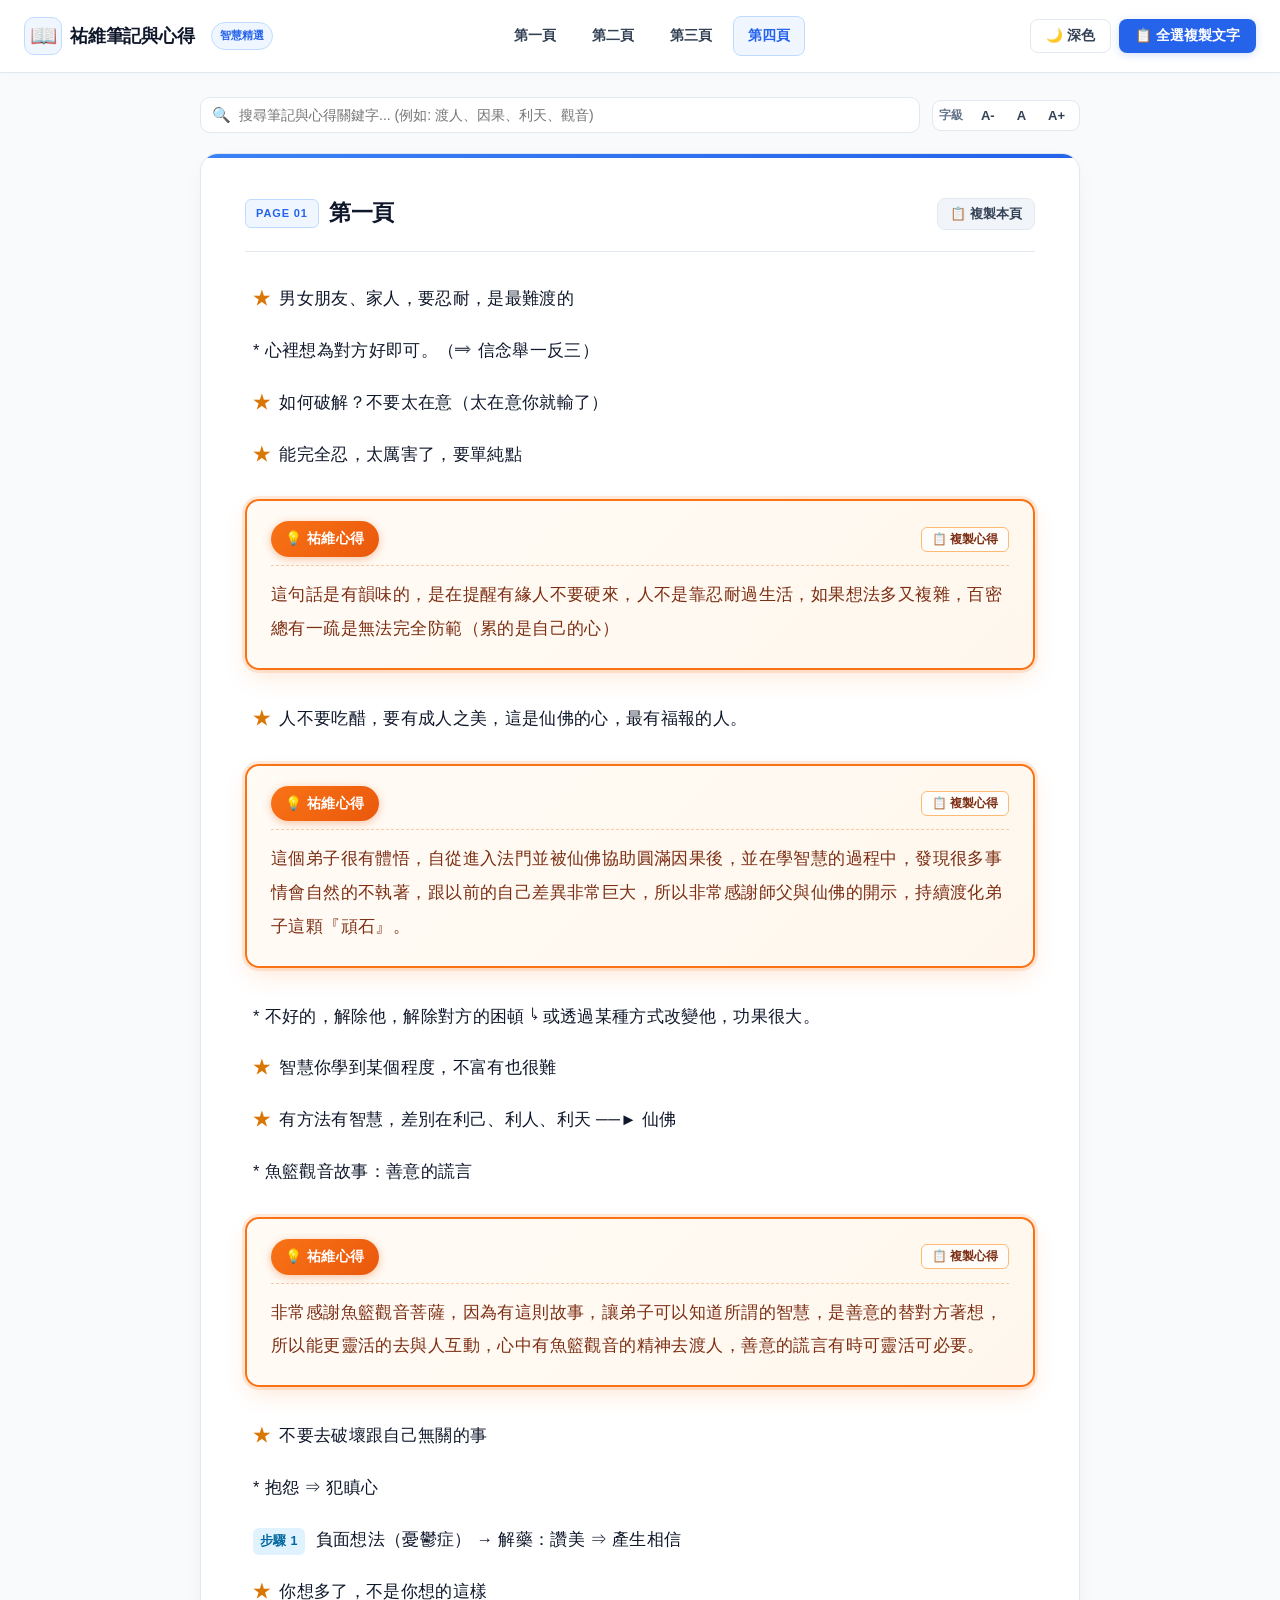
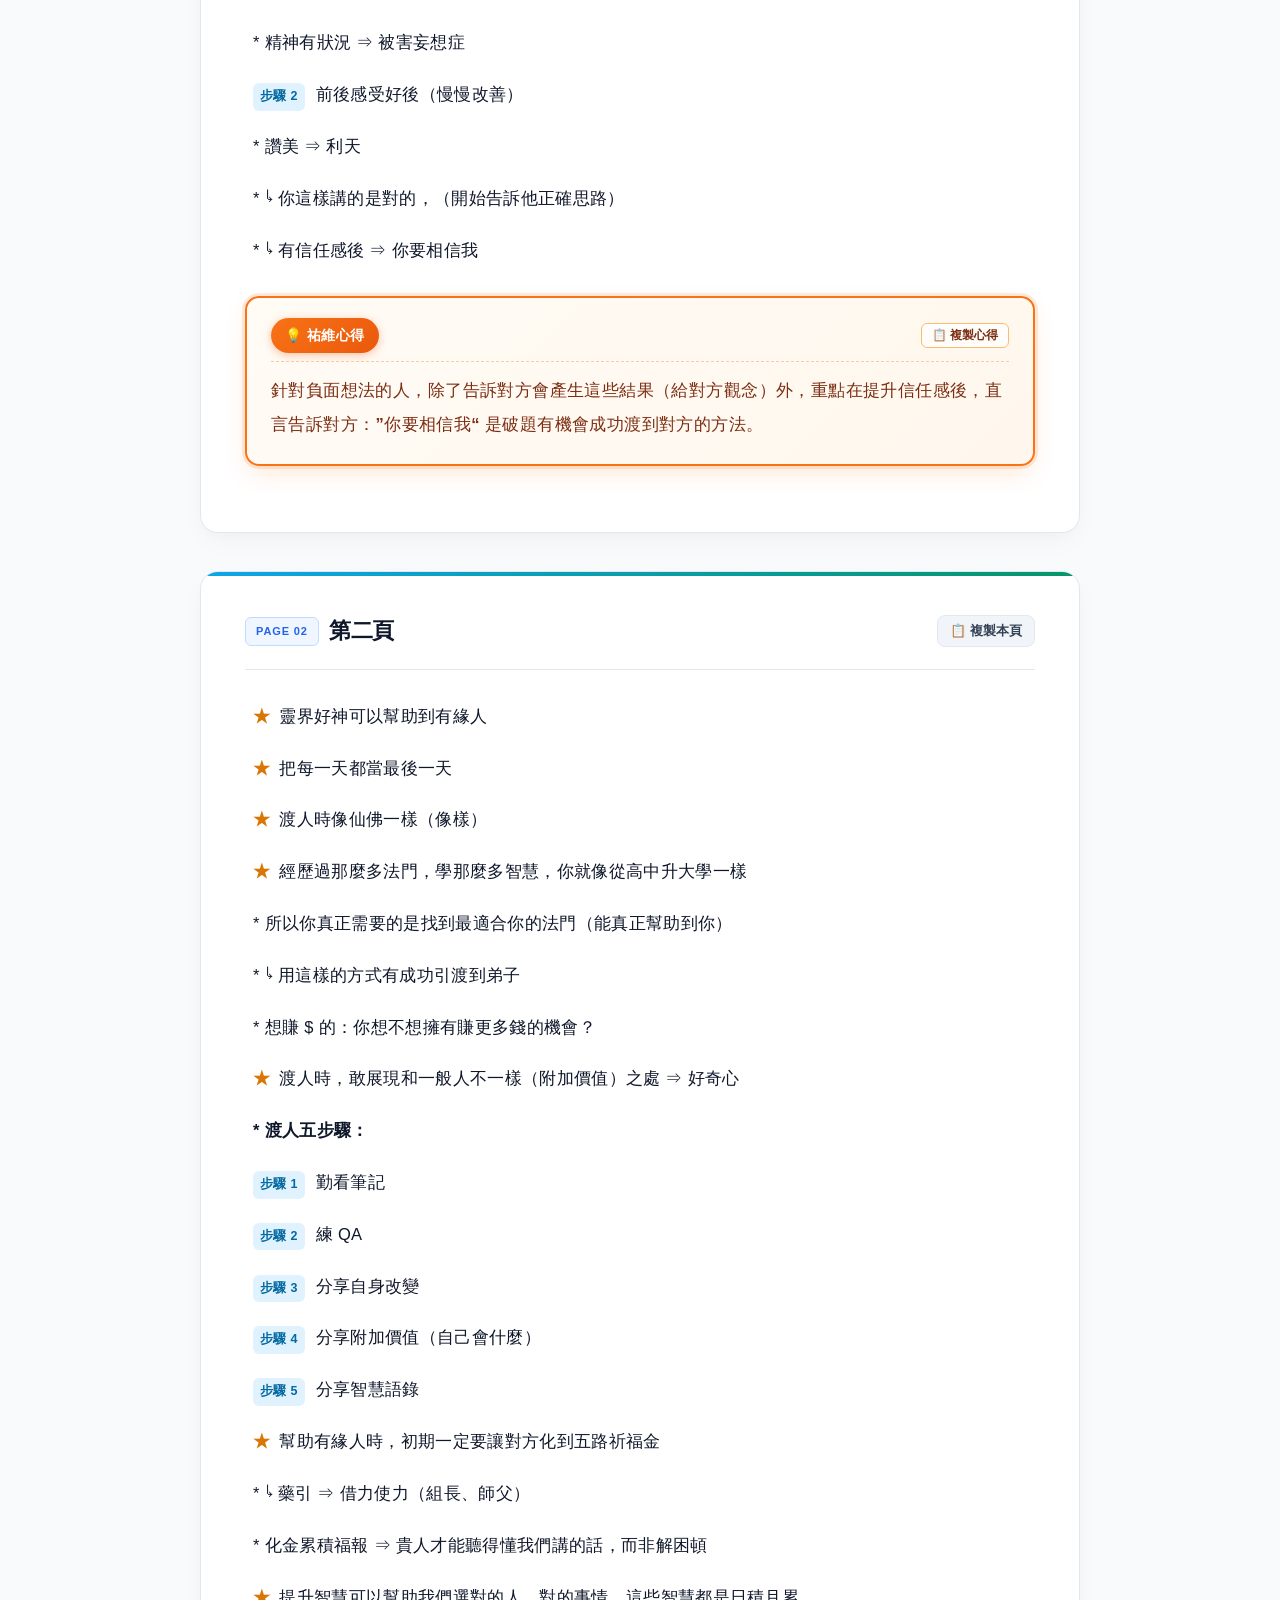
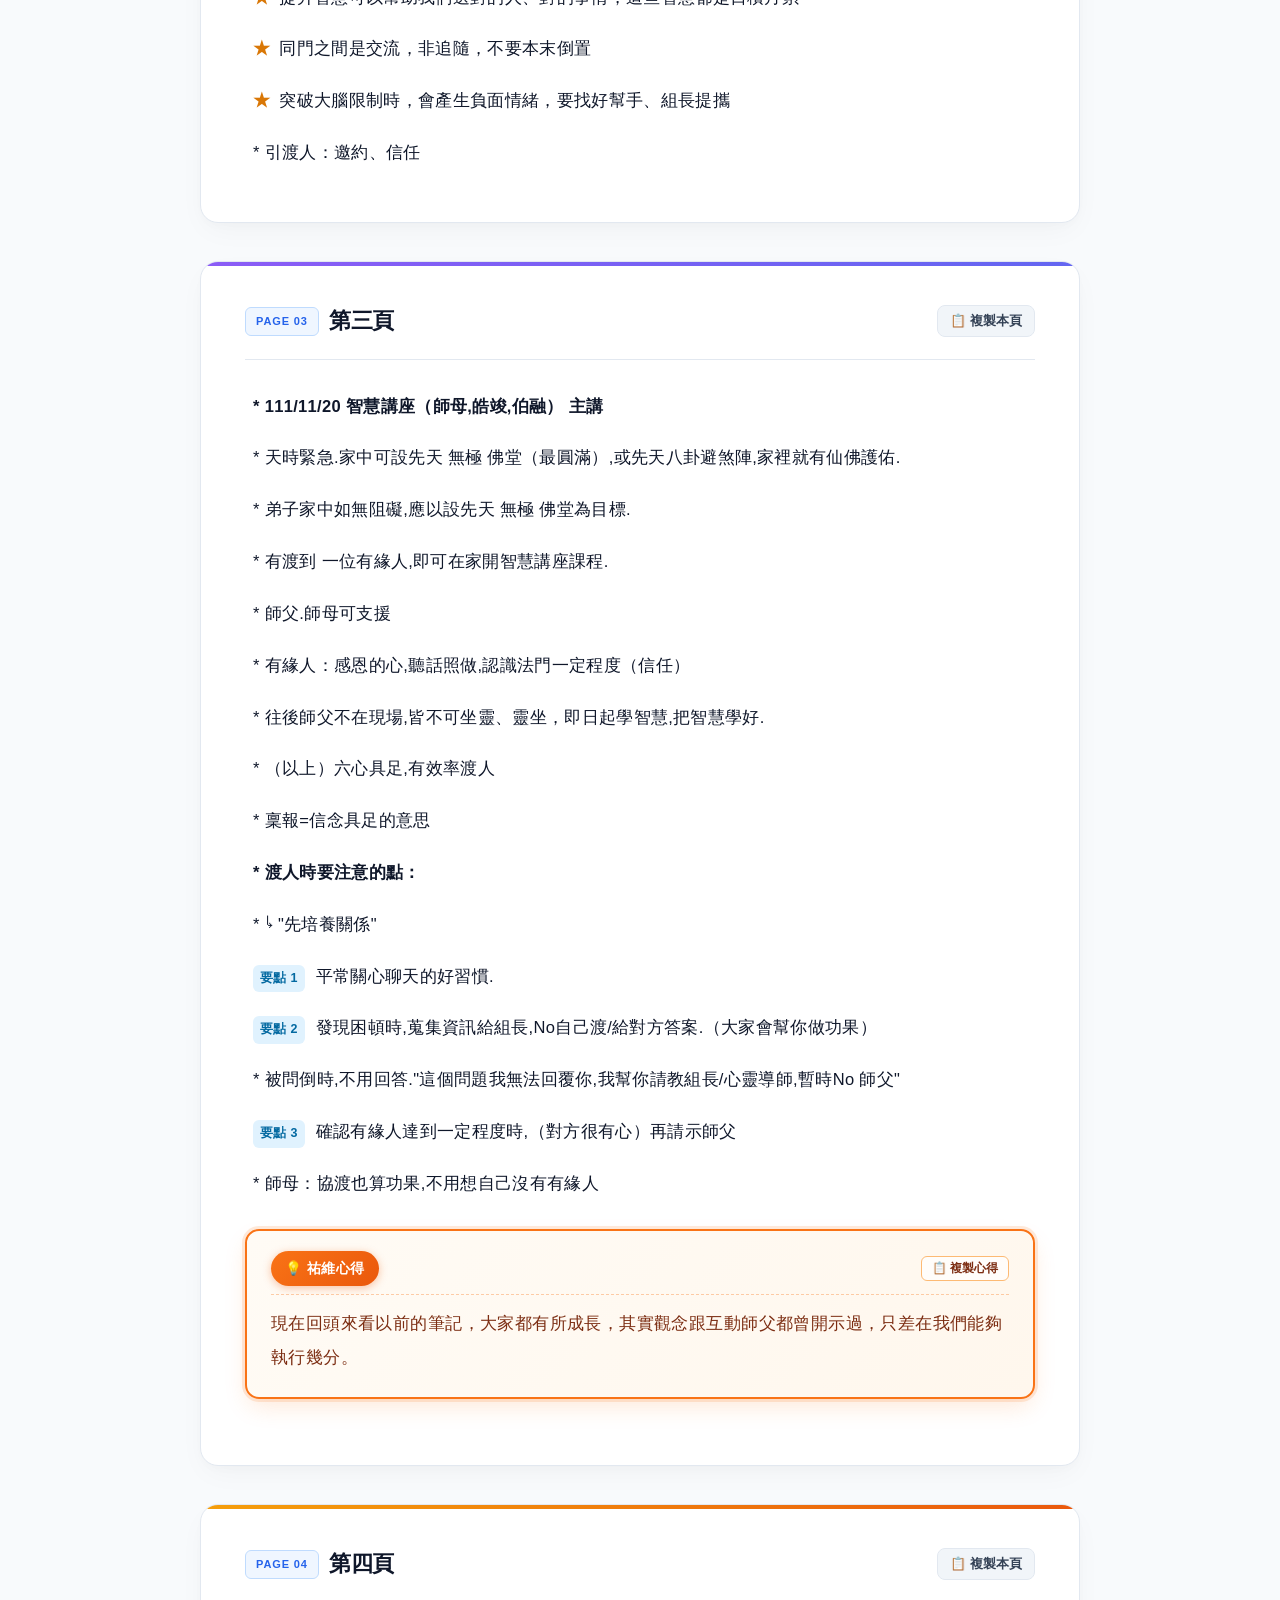
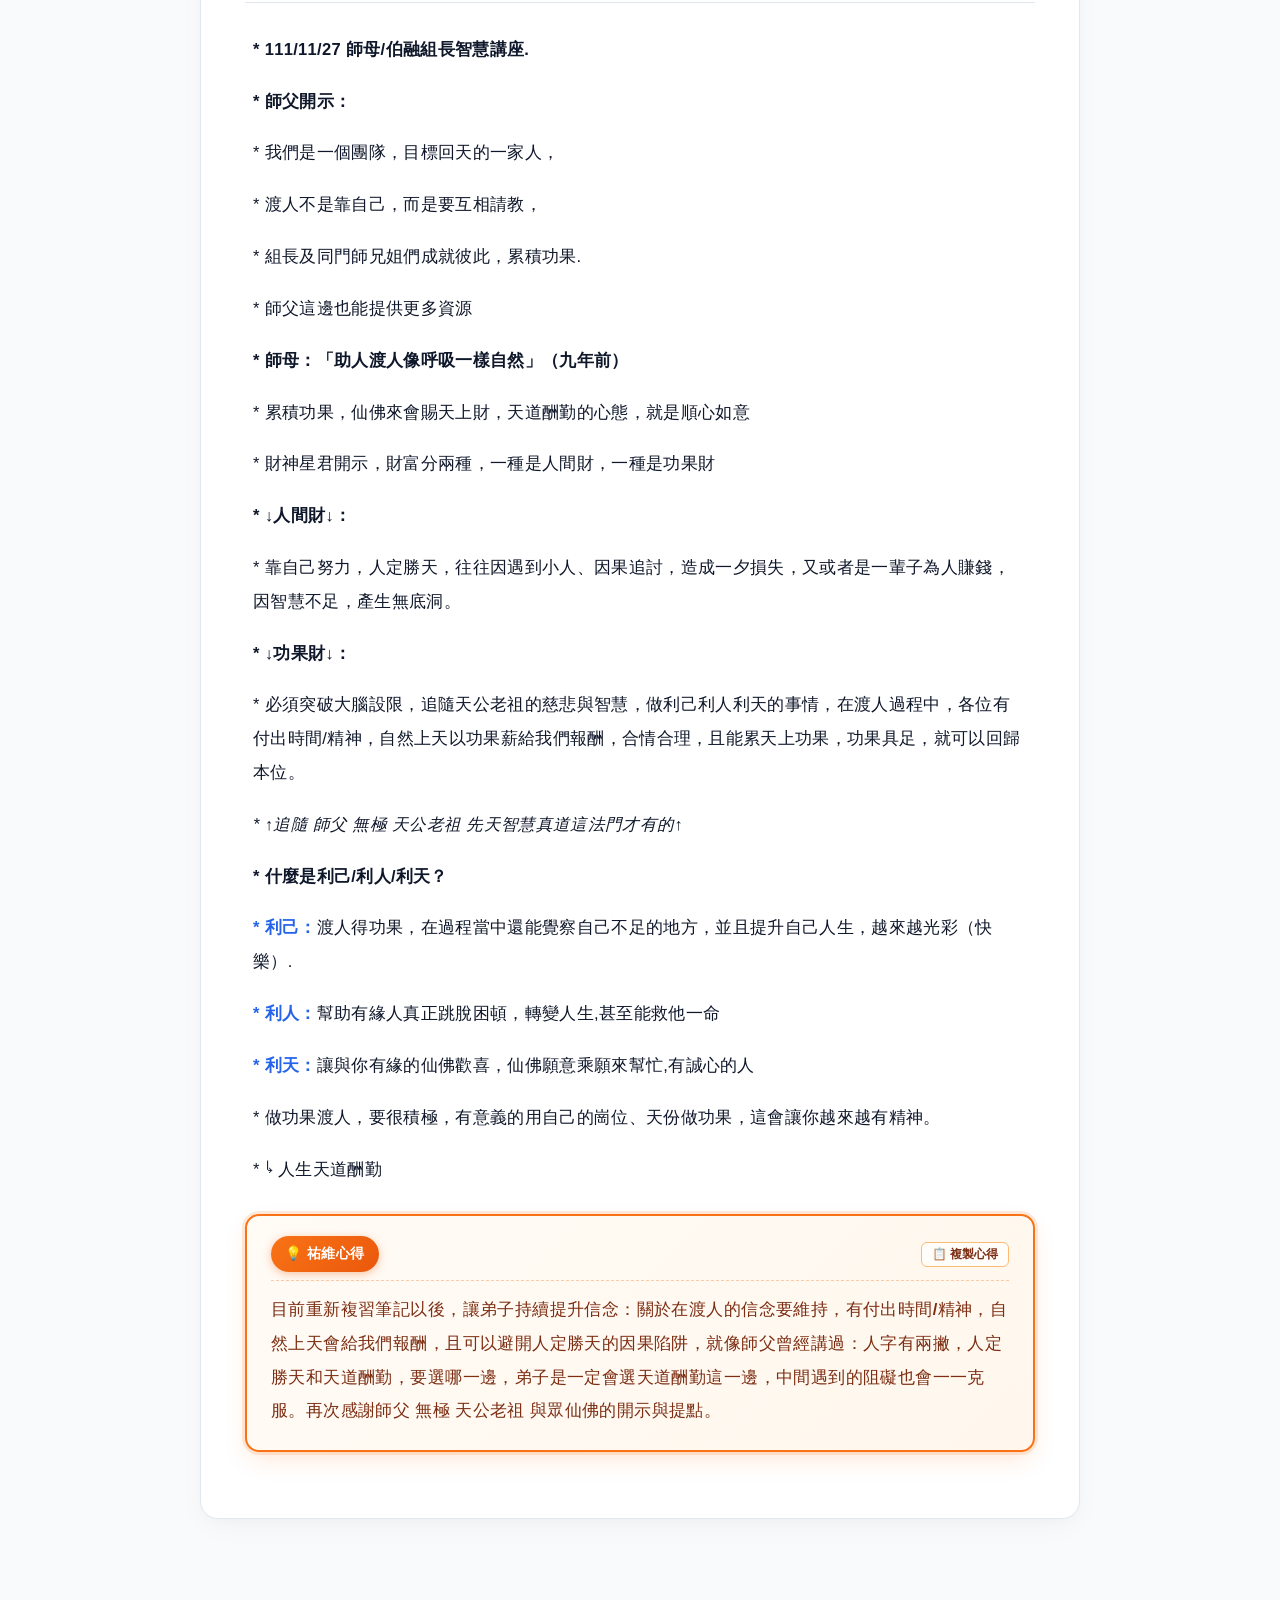
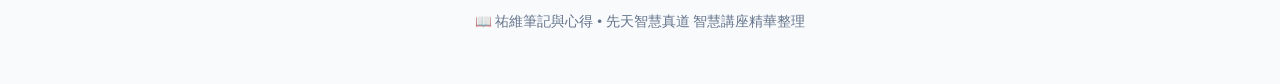
<file: youwei-notes/index.html>
<!DOCTYPE html>
<html lang="zh-TW">
<head>
  <meta charset="UTF-8">
  <meta name="viewport" content="width=device-width, initial-scale=1.0">
  <title>祐維筆記與心得 — 智慧講座精選</title>
  <meta name="description" content="先天智慧真道智慧講座筆記與祐維心得精華整理">
  <style>
    :root {
      --bg: #f8fafc;
      --bg-subtle: #f1f5f9;
      --card-bg: #ffffff;
      --text: #0f172a;
      --text-secondary: #334155;
      --text-muted: #64748b;
      --border: #e2e8f0;
      --border-subtle: #f1f5f9;
      --accent: #2563eb;
      --accent-hover: #1d4ed8;
      --accent-light: #eff6ff;
      --accent-border: #bfdbfe;
      
      /* 祐維心得專屬橘色系統 */
      --insight-border: #f97316;
      --insight-border-hover: #ea580c;
      --insight-bg: linear-gradient(135deg, #fffbf5 0%, #fff7ed 100%);
      --insight-badge-bg: linear-gradient(135deg, #f97316 0%, #ea580c 100%);
      --insight-badge-text: #ffffff;
      --insight-text: #7c2d12;
      --insight-shadow: 0 0 0 3px rgba(249, 115, 22, 0.15), 0 10px 25px -4px rgba(249, 115, 22, 0.18);
      --insight-shadow-hover: 0 0 0 4px rgba(249, 115, 22, 0.28), 0 14px 32px -4px rgba(249, 115, 22, 0.24);
      --insight-btn-border: #fdba74;
      --insight-btn-hover: #fed7aa;

      /* 強調標籤與重點 */
      --star-color: #d97706;
      --star-badge-bg: #fef3c7;
      --step-badge-bg: #e0f2fe;
      --step-badge-text: #0369a1;
      --callout-bg: #f8fafc;
      --callout-border: #cbd5e1;

      --header-bg: rgba(255, 255, 255, 0.92);
      --card-shadow: 0 10px 30px -5px rgba(0, 0, 0, 0.04), 0 4px 12px -2px rgba(0, 0, 0, 0.02);
      --font-stack: -apple-system, BlinkMacSystemFont, "Segoe UI", "PingFang SC", "PingFang TC", "Microsoft JhengHei", "Noto Sans TC", sans-serif;
      --base-font-size: 16.5px;
    }

    [data-theme="dark"] {
      --bg: #0b1120;
      --bg-subtle: #0f172a;
      --card-bg: #1e293b;
      --text: #f8fafc;
      --text-secondary: #cbd5e1;
      --text-muted: #94a3b8;
      --border: #334155;
      --border-subtle: #1e293b;
      --accent: #38bdf8;
      --accent-hover: #7dd3fc;
      --accent-light: rgba(56, 189, 248, 0.12);
      --accent-border: #0369a1;
      
      /* 祐維心得專屬橘色系統 (深色高發光暖橘) */
      --insight-border: #fb923c;
      --insight-border-hover: #fdba74;
      --insight-bg: linear-gradient(135deg, rgba(249, 115, 22, 0.12) 0%, rgba(249, 115, 22, 0.18) 100%);
      --insight-badge-bg: linear-gradient(135deg, #ea580c 0%, #f97316 100%);
      --insight-badge-text: #ffffff;
      --insight-text: #ffedd5;
      --insight-shadow: 0 0 0 3px rgba(251, 146, 60, 0.2), 0 10px 28px -4px rgba(249, 115, 22, 0.28);
      --insight-shadow-hover: 0 0 0 4px rgba(251, 146, 60, 0.35), 0 14px 34px -4px rgba(249, 115, 22, 0.36);
      --insight-btn-border: rgba(251, 146, 60, 0.4);
      --insight-btn-hover: rgba(251, 146, 60, 0.25);

      --star-color: #fbbf24;
      --star-badge-bg: rgba(251, 191, 36, 0.16);
      --step-badge-bg: rgba(56, 189, 248, 0.15);
      --step-badge-text: #7dd3fc;
      --callout-bg: #152238;
      --callout-border: #334155;

      --header-bg: rgba(15, 23, 42, 0.92);
      --card-shadow: 0 12px 32px -4px rgba(0, 0, 0, 0.35);
    }

    * {
      box-sizing: border-box;
      margin: 0;
      padding: 0;
    }

    html {
      scroll-behavior: smooth;
    }

    body {
      background-color: var(--bg);
      color: var(--text);
      font-family: var(--font-stack);
      line-height: 1.95;
      font-size: var(--base-font-size);
      -webkit-font-smoothing: antialiased;
      transition: background-color 0.25s, color 0.25s;
      min-height: 100vh;
    }

    /* 頂部閱讀進度指示條 */
    #readingProgress {
      position: fixed;
      top: 0;
      left: 0;
      height: 3.5px;
      width: 0%;
      background: linear-gradient(90deg, var(--accent) 0%, #f97316 100%);
      z-index: 1001;
      transition: width 0.1s ease;
    }

    /* 頂部導航欄 (Sticky Header) */
    header {
      position: sticky;
      top: 0;
      z-index: 100;
      background: var(--header-bg);
      backdrop-filter: blur(16px);
      -webkit-backdrop-filter: blur(16px);
      border-bottom: 1px solid var(--border);
      padding: 12px 24px;
      display: flex;
      align-items: center;
      justify-content: space-between;
      gap: 16px;
      box-shadow: 0 2px 10px rgba(0, 0, 0, 0.02);
    }

    .header-left {
      display: flex;
      align-items: center;
      gap: 12px;
      flex-shrink: 0;
    }

    .brand-logo {
      display: flex;
      align-items: center;
      gap: 8px;
      text-decoration: none;
      color: inherit;
    }

    .brand-icon {
      font-size: 22px;
      display: inline-flex;
      align-items: center;
      justify-content: center;
      width: 38px;
      height: 38px;
      border-radius: 10px;
      background: var(--accent-light);
      border: 1px solid var(--accent-border);
    }

    .brand-title {
      font-size: 18px;
      font-weight: 800;
      letter-spacing: -0.01em;
      white-space: nowrap;
    }

    .brand-badge {
      display: inline-block;
      font-size: 11px;
      font-weight: 600;
      padding: 2px 8px;
      background: var(--accent-light);
      color: var(--accent);
      border-radius: 999px;
      border: 1px solid var(--accent-border);
      margin-left: 4px;
    }

    /* 頁面分頁連結 (Nav Links) */
    .nav-links {
      display: flex;
      align-items: center;
      gap: 6px;
      overflow-x: auto;
      padding: 4px 2px;
      scrollbar-width: none;
    }
    .nav-links::-webkit-scrollbar {
      display: none;
    }

    .nav-btn {
      padding: 6px 14px;
      border-radius: 8px;
      text-decoration: none;
      color: var(--text-secondary);
      background: transparent;
      font-size: 13.5px;
      font-weight: 600;
      border: 1px solid transparent;
      transition: all 0.2s cubic-bezier(0.16, 1, 0.3, 1);
      white-space: nowrap;
    }

    .nav-btn:hover {
      background: var(--bg-subtle);
      color: var(--text);
      border-color: var(--border);
    }

    .nav-btn.active {
      background: var(--accent-light);
      color: var(--accent);
      border-color: var(--accent-border);
      font-weight: 700;
    }

    /* 頂部操作按鈕組 */
    .header-actions {
      display: flex;
      align-items: center;
      gap: 8px;
      flex-shrink: 0;
    }

    .btn {
      cursor: pointer;
      display: inline-flex;
      align-items: center;
      gap: 6px;
      padding: 7px 15px;
      border-radius: 8px;
      font-size: 13.5px;
      font-weight: 600;
      border: 1px solid transparent;
      transition: all 0.2s cubic-bezier(0.16, 1, 0.3, 1);
      user-select: none;
    }

    .btn-primary {
      background-color: var(--accent);
      color: #fff;
      box-shadow: 0 2px 8px rgba(37, 99, 235, 0.2);
    }

    .btn-primary:hover {
      background-color: var(--accent-hover);
      box-shadow: 0 4px 14px rgba(37, 99, 235, 0.32);
      transform: translateY(-1px);
    }

    .btn-outline {
      background: var(--card-bg);
      border-color: var(--border);
      color: var(--text-secondary);
    }

    .btn-outline:hover {
      background: var(--bg-subtle);
      color: var(--text);
      border-color: var(--text-muted);
    }

    /* 搜尋欄與控制面板 */
    .controls-wrapper {
      max-width: 920px;
      margin: 24px auto 0 auto;
      padding: 0 20px;
      display: flex;
      flex-wrap: wrap;
      align-items: center;
      justify-content: space-between;
      gap: 12px;
    }

    .search-box {
      position: relative;
      flex: 1;
      min-width: 240px;
    }

    .search-input {
      width: 100%;
      padding: 9px 14px 9px 38px;
      border-radius: 10px;
      border: 1px solid var(--border);
      background: var(--card-bg);
      color: var(--text);
      font-size: 14px;
      font-family: inherit;
      outline: none;
      transition: all 0.2s ease;
    }

    .search-input:focus {
      border-color: var(--accent);
      box-shadow: 0 0 0 3px var(--accent-light);
    }

    .search-icon {
      position: absolute;
      left: 12px;
      top: 50%;
      transform: translateY(-50%);
      font-size: 15px;
      color: var(--text-muted);
      pointer-events: none;
    }

    .font-controls {
      display: flex;
      align-items: center;
      gap: 6px;
      background: var(--card-bg);
      border: 1px solid var(--border);
      padding: 3px 6px;
      border-radius: 9px;
    }

    .font-btn {
      cursor: pointer;
      background: transparent;
      border: none;
      color: var(--text-secondary);
      padding: 4px 8px;
      font-size: 13px;
      font-weight: 700;
      border-radius: 6px;
      transition: all 0.15s;
    }

    .font-btn:hover {
      background: var(--bg-subtle);
      color: var(--accent);
    }

    /* 主要內容容器 */
    main {
      max-width: 920px;
      margin: 20px auto 90px auto;
      padding: 0 20px;
    }

    /* 頁面大卡片 */
    .page-section {
      background-color: var(--card-bg);
      border: 1px solid var(--border);
      border-radius: 18px;
      padding: 38px 44px;
      margin-bottom: 38px;
      box-shadow: var(--card-shadow);
      scroll-margin-top: 86px;
      position: relative;
      overflow: hidden;
      transition: transform 0.2s ease, box-shadow 0.2s ease;
    }

    /* 卡片頂部精緻彩色裝飾邊條 */
    .page-section::before {
      content: "";
      position: absolute;
      top: 0;
      left: 0;
      right: 0;
      height: 4px;
      background: linear-gradient(90deg, var(--accent) 0%, #f97316 100%);
    }

    #page1::before { background: linear-gradient(90deg, #3b82f6 0%, #2563eb 100%); }
    #page2::before { background: linear-gradient(90deg, #0ea5e9 0%, #059669 100%); }
    #page3::before { background: linear-gradient(90deg, #8b5cf6 0%, #6366f1 100%); }
    #page4::before { background: linear-gradient(90deg, #f59e0b 0%, #ea580c 100%); }

    /* 卡片標題欄 */
    .page-header {
      display: flex;
      align-items: center;
      justify-content: space-between;
      gap: 16px;
      padding-bottom: 16px;
      margin-bottom: 26px;
      border-bottom: 1px solid var(--border);
    }

    .page-title-group {
      display: flex;
      align-items: center;
      gap: 10px;
    }

    .page-pill {
      font-size: 11px;
      font-weight: 800;
      letter-spacing: 0.08em;
      text-transform: uppercase;
      padding: 3px 10px;
      border-radius: 6px;
      background: var(--accent-light);
      color: var(--accent);
      border: 1px solid var(--accent-border);
    }

    .page-title {
      font-size: 22px;
      font-weight: 800;
      letter-spacing: -0.01em;
      color: var(--text);
    }

    .page-action-btn {
      cursor: pointer;
      display: inline-flex;
      align-items: center;
      gap: 5px;
      background: var(--bg-subtle);
      border: 1px solid var(--border);
      color: var(--text-secondary);
      padding: 6px 12px;
      border-radius: 8px;
      font-size: 13px;
      font-weight: 600;
      transition: all 0.2s ease;
    }

    .page-action-btn:hover {
      background: var(--accent-light);
      color: var(--accent);
      border-color: var(--accent-border);
    }

    /* 筆記行樣式 */
    .note-content {
      font-size: 1em;
      line-height: 2.05;
      letter-spacing: 0.02em;
    }

    .note-line {
      white-space: pre-wrap;
      word-break: break-word;
      margin-bottom: 10px;
      padding: 4px 8px;
      border-radius: 8px;
      transition: background-color 0.15s ease;
      position: relative;
    }

    .note-line:hover {
      background-color: var(--bg-subtle);
    }

    /* 關鍵字與標記高亮 */
    .note-line strong {
      font-weight: 800;
      color: var(--text);
    }

    .badge-star {
      display: inline-flex;
      align-items: center;
      justify-content: center;
      color: var(--star-color);
      font-weight: 800;
      margin-right: 4px;
    }

    .badge-step {
      display: inline-flex;
      align-items: center;
      justify-content: center;
      background: var(--step-badge-bg);
      color: var(--step-badge-text);
      font-size: 12.5px;
      font-weight: 700;
      padding: 1px 7px;
      border-radius: 6px;
      margin-right: 6px;
    }

    /* ==========================================================================
       ★ 核心重點：祐維心得 方框橘色格線匡起來 (Orange Bordered Insight Box) ★
       ========================================================================== */
    .insight-box {
      margin: 24px 0 28px 0;
      padding: 20px 24px 22px 24px;
      background: var(--insight-bg);
      /* 明顯且完整的橘色匡格線，四面整齊圍繞 */
      border: 2.5px solid var(--insight-border);
      border-radius: 14px;
      box-shadow: var(--insight-shadow);
      transition: all 0.25s cubic-bezier(0.16, 1, 0.3, 1);
      position: relative;
    }

    .insight-box:hover {
      border-color: var(--insight-border-hover);
      box-shadow: var(--insight-shadow-hover);
      transform: translateY(-2px);
    }

    .insight-header {
      display: flex;
      align-items: center;
      justify-content: space-between;
      margin-bottom: 12px;
      padding-bottom: 8px;
      border-bottom: 1.5px dashed rgba(249, 115, 22, 0.35);
    }

    .insight-badge {
      display: inline-flex;
      align-items: center;
      gap: 6px;
      background: var(--insight-badge-bg);
      color: var(--insight-badge-text);
      font-weight: 800;
      font-size: 13.5px;
      padding: 4px 14px;
      border-radius: 20px;
      letter-spacing: 0.04em;
      box-shadow: 0 2px 8px rgba(234, 88, 12, 0.35);
    }

    .insight-copy-btn {
      cursor: pointer;
      display: inline-flex;
      align-items: center;
      gap: 4px;
      background: rgba(255, 255, 255, 0.7);
      border: 1px solid var(--insight-btn-border);
      color: var(--insight-text);
      padding: 3px 10px;
      border-radius: 6px;
      font-size: 12px;
      font-weight: 700;
      transition: all 0.15s ease;
    }

    [data-theme="dark"] .insight-copy-btn {
      background: rgba(30, 41, 59, 0.7);
    }

    .insight-copy-btn:hover {
      background: var(--insight-btn-hover);
      transform: scale(1.03);
    }

    .insight-text {
      color: var(--insight-text);
      font-size: 1em;
      line-height: 2.05;
      letter-spacing: 0.025em;
      font-weight: 550;
      white-space: pre-wrap;
      word-break: break-word;
    }

    /* 提示訊息 (Toast) */
    .toast {
      position: fixed;
      bottom: 32px;
      right: 32px;
      background: #0f172a;
      color: #fff;
      border-left: 5px solid #10b981;
      padding: 14px 22px;
      border-radius: 12px;
      font-weight: 600;
      font-size: 14.5px;
      box-shadow: 0 10px 30px rgba(0, 0, 0, 0.25);
      opacity: 0;
      transform: translateY(16px);
      pointer-events: none;
      transition: all 0.25s cubic-bezier(0.16, 1, 0.3, 1);
      z-index: 2000;
      display: flex;
      align-items: center;
      gap: 8px;
    }

    [data-theme="dark"] .toast {
      background: #1e293b;
      border-color: #34d399;
      box-shadow: 0 10px 30px rgba(0, 0, 0, 0.6);
    }

    .toast.show {
      opacity: 1;
      transform: translateY(0);
    }

    /* 回頂部按鈕 (Floating Back to Top) */
    .back-to-top {
      position: fixed;
      bottom: 32px;
      left: 32px;
      width: 44px;
      height: 44px;
      border-radius: 50%;
      background: var(--card-bg);
      border: 1px solid var(--border);
      color: var(--text);
      display: flex;
      align-items: center;
      justify-content: center;
      font-size: 18px;
      cursor: pointer;
      box-shadow: 0 4px 16px rgba(0, 0, 0, 0.12);
      opacity: 0;
      visibility: hidden;
      transform: translateY(10px);
      transition: all 0.25s ease;
      z-index: 99;
    }

    .back-to-top.show {
      opacity: 1;
      visibility: visible;
      transform: translateY(0);
    }

    .back-to-top:hover {
      background: var(--accent);
      color: #fff;
      border-color: var(--accent);
      transform: translateY(-2px);
    }

    /* 頁尾精緻版權宣告 */
    footer {
      max-width: 920px;
      margin: 0 auto;
      padding: 0 20px 48px 20px;
      text-align: center;
      color: var(--text-muted);
      font-size: 13.5px;
    }

    footer a {
      color: var(--accent);
      text-decoration: none;
    }

    footer a:hover {
      text-decoration: underline;
    }

    /* 響應式優化 (Mobile & Tablet) */
    @media (max-width: 768px) {
      header {
        flex-direction: column;
        align-items: stretch;
        padding: 12px 16px;
        gap: 12px;
      }

      .header-top {
        display: flex;
        align-items: center;
        justify-content: space-between;
      }

      .nav-links {
        justify-content: flex-start;
      }

      .page-section {
        padding: 24px 18px;
        border-radius: 14px;
        margin-bottom: 24px;
      }

      .page-header {
        flex-direction: column;
        align-items: flex-start;
        gap: 10px;
      }

      .insight-box {
        padding: 16px 16px 18px 16px;
        margin: 18px 0 22px 0;
      }

      .controls-wrapper {
        padding: 0 16px;
      }

      main {
        padding: 0 16px;
        margin-bottom: 60px;
      }

      .toast {
        left: 16px;
        right: 16px;
        bottom: 20px;
        text-align: center;
        justify-content: center;
      }

      .back-to-top {
        bottom: 20px;
        left: auto;
        right: 16px;
      }
    }
  </style>
</head>
<body>

  <!-- 頂部閱讀進度指示條 -->
  <div id="readingProgress"></div>

  <header>
    <div class="header-left">
      <a href="#" class="brand-logo">
        <span class="brand-icon">📖</span>
        <span class="brand-title">祐維筆記與心得</span>
      </a>
      <span class="brand-badge">智慧精選</span>
    </div>

    <nav class="nav-links">
      <a href="#page1" class="nav-btn active">第一頁</a>
      <a href="#page2" class="nav-btn">第二頁</a>
      <a href="#page3" class="nav-btn">第三頁</a>
      <a href="#page4" class="nav-btn">第四頁</a>
    </nav>

    <div class="header-actions">
      <button class="btn btn-outline" id="themeBtn" title="切換深色/淺色模式">🌓 主題</button>
      <button class="btn btn-primary" id="copyAllBtn">📋 全選複製文字</button>
    </div>
  </header>

  <!-- 搜尋與閱讀控制欄 -->
  <div class="controls-wrapper">
    <div class="search-box">
      <span class="search-icon">🔍</span>
      <input type="text" id="searchInput" class="search-input" placeholder="搜尋筆記與心得關鍵字... (例如: 渡人、因果、利天、觀音)" />
    </div>
    <div class="font-controls">
      <span style="font-size: 12px; color: var(--text-muted); font-weight: 600; margin-right: 4px;">字級</span>
      <button class="font-btn" id="fontDec" title="縮小字體">A-</button>
      <button class="font-btn" id="fontReset" title="預設大小">A</button>
      <button class="font-btn" id="fontInc" title="放大字體">A+</button>
    </div>
  </div>

  <main id="contentContainer">

    <!-- 第一頁 -->
    <section class="page-section" id="page1">
      <div class="page-header">
        <div class="page-title-group">
          <span class="page-pill">PAGE 01</span>
          <h2 class="page-title">第一頁</h2>
        </div>
        <button class="page-action-btn" data-page="page1">📋 複製本頁</button>
      </div>
      <div class="note-content">
        <div class="note-line" data-raw="* ☆ 男女朋友、家人，要忍耐，是最難渡的"><span class="badge-star">★</span> 男女朋友、家人，要忍耐，是最難渡的</div>
        <div class="note-line" data-raw="* 心裡想為對方好即可。（⟹ 信念舉一反三）">* 心裡想為對方好即可。（⟹ 信念舉一反三）</div>
        <div class="note-line" data-raw="* ☆ 如何破解？不要太在意（太在意你就輸了）"><span class="badge-star">★</span> 如何破解？不要太在意（太在意你就輸了）</div>
        <div class="note-line" data-raw="* ☆ 能完全忍，太厲害了，要單純點"><span class="badge-star">★</span> 能完全忍，太厲害了，要單純點</div>
        
        <!-- 祐維心得 1 (橘色框格線) -->
        <div class="insight-box" data-insight="這句話是有韻味的，是在提醒有緣人不要硬來，人不是靠忍耐過生活，如果想法多又複雜，百密總有一疏是無法完全防範（累的是自己的心）">
          <div class="insight-header">
            <span class="insight-badge">💡 祐維心得</span>
            <button class="insight-copy-btn">📋 複製心得</button>
          </div>
          <div class="insight-text">這句話是有韻味的，是在提醒有緣人不要硬來，人不是靠忍耐過生活，如果想法多又複雜，百密總有一疏是無法完全防範（累的是自己的心）</div>
        </div>

        <div class="note-line" data-raw="* ☆ 人不要吃醋，要有成人之美，這是仙佛的心，最有福報的人。"><span class="badge-star">★</span> 人不要吃醋，要有成人之美，這是仙佛的心，最有福報的人。</div>
        
        <!-- 祐維心得 2 (橘色框格線) -->
        <div class="insight-box" data-insight="這個弟子很有體悟，自從進入法門並被仙佛協助圓滿因果後，並在學智慧的過程中，發現很多事情會自然的不執著，跟以前的自己差異非常巨大，所以非常感謝師父與仙佛的開示，持續渡化弟子這顆『頑石』。">
          <div class="insight-header">
            <span class="insight-badge">💡 祐維心得</span>
            <button class="insight-copy-btn">📋 複製心得</button>
          </div>
          <div class="insight-text">這個弟子很有體悟，自從進入法門並被仙佛協助圓滿因果後，並在學智慧的過程中，發現很多事情會自然的不執著，跟以前的自己差異非常巨大，所以非常感謝師父與仙佛的開示，持續渡化弟子這顆『頑石』。</div>
        </div>

        <div class="note-line" data-raw="* 不好的，解除他，解除對方的困頓 ↳ 或透過某種方式改變他，功果很大。">* 不好的，解除他，解除對方的困頓 ↳ 或透過某種方式改變他，功果很大。</div>
        <div class="note-line" data-raw="* ☆ 智慧你學到某個程度，不富有也很難"><span class="badge-star">★</span> 智慧你學到某個程度，不富有也很難</div>
        <div class="note-line" data-raw="* ☆ 有方法有智慧，差別在利己、利人、利天 ──► 仙佛"><span class="badge-star">★</span> 有方法有智慧，差別在利己、利人、利天 ──► 仙佛</div>
        <div class="note-line" data-raw="* 魚籃觀音故事：善意的謊言">* 魚籃觀音故事：善意的謊言</div>

        <!-- 祐維心得 3 (橘色框格線) -->
        <div class="insight-box" data-insight="非常感謝魚籃觀音菩薩，因為有這則故事，讓弟子可以知道所謂的智慧，是善意的替對方著想，所以能更靈活的去與人互動，心中有魚籃觀音的精神去渡人，善意的謊言有時可靈活可必要。">
          <div class="insight-header">
            <span class="insight-badge">💡 祐維心得</span>
            <button class="insight-copy-btn">📋 複製心得</button>
          </div>
          <div class="insight-text">非常感謝魚籃觀音菩薩，因為有這則故事，讓弟子可以知道所謂的智慧，是善意的替對方著想，所以能更靈活的去與人互動，心中有魚籃觀音的精神去渡人，善意的謊言有時可靈活可必要。</div>
        </div>

        <div class="note-line" data-raw="* ☆ 不要去破壞跟自己無關的事"><span class="badge-star">★</span> 不要去破壞跟自己無關的事</div>
        <div class="note-line" data-raw="* 抱怨 ⇒ 犯瞋心">* 抱怨 ⇒ 犯瞋心</div>
        <div class="note-line" data-raw="* ① 負面想法（憂鬱症） → 解藥：讚美 ⇒ 產生相信"><span class="badge-step">步驟 1</span> 負面想法（憂鬱症） → 解藥：讚美 ⇒ 產生相信</div>
        <div class="note-line" data-raw="* ☆ 你想多了，不是你想的這樣"><span class="badge-star">★</span> 你想多了，不是你想的這樣</div>
        <div class="note-line" data-raw="* 精神有狀況 ⇒ 被害妄想症">* 精神有狀況 ⇒ 被害妄想症</div>
        <div class="note-line" data-raw="* ② 前後感受好後（慢慢改善）"><span class="badge-step">步驟 2</span> 前後感受好後（慢慢改善）</div>
        <div class="note-line" data-raw="* 讚美 ⇒ 利天">* 讚美 ⇒ 利天</div>
        <div class="note-line" data-raw="* ↳ 你這樣講的是對的，（開始告訴他正確思路）">* ↳ 你這樣講的是對的，（開始告訴他正確思路）</div>
        <div class="note-line" data-raw="* ↳ 有信任感後 ⇒ 你要相信我">* ↳ 有信任感後 ⇒ 你要相信我</div>

        <!-- 祐維心得 4 (橘色框格線) -->
        <div class="insight-box" data-insight="針對負面想法的人，除了告訴對方會產生這些結果（給對方觀念）外，重點在提升信任感後，直言告訴對方：”你要相信我“ 是破題有機會成功渡到對方的方法。">
          <div class="insight-header">
            <span class="insight-badge">💡 祐維心得</span>
            <button class="insight-copy-btn">📋 複製心得</button>
          </div>
          <div class="insight-text">針對負面想法的人，除了告訴對方會產生這些結果（給對方觀念）外，重點在提升信任感後，直言告訴對方：”你要相信我“ 是破題有機會成功渡到對方的方法。</div>
        </div>
      </div>
    </section>

    <!-- 第二頁 -->
    <section class="page-section" id="page2">
      <div class="page-header">
        <div class="page-title-group">
          <span class="page-pill">PAGE 02</span>
          <h2 class="page-title">第二頁</h2>
        </div>
        <button class="page-action-btn" data-page="page2">📋 複製本頁</button>
      </div>
      <div class="note-content">
        <div class="note-line" data-raw="* ☆ 靈界好神可以幫助到有緣人"><span class="badge-star">★</span> 靈界好神可以幫助到有緣人</div>
        <div class="note-line" data-raw="* ☆ 把每一天都當最後一天"><span class="badge-star">★</span> 把每一天都當最後一天</div>
        <div class="note-line" data-raw="* ☆ 渡人時像仙佛一樣（像樣）"><span class="badge-star">★</span> 渡人時像仙佛一樣（像樣）</div>
        <div class="note-line" data-raw="* ☆ 經歷過那麼多法門，學那麼多智慧，你就像從高中升大學一樣"><span class="badge-star">★</span> 經歷過那麼多法門，學那麼多智慧，你就像從高中升大學一樣</div>
        <div class="note-line" data-raw="* 所以你真正需要的是找到最適合你的法門（能真正幫助到你）">* 所以你真正需要的是找到最適合你的法門（能真正幫助到你）</div>
        <div class="note-line" data-raw="* ↳ 用這樣的方式有成功引渡到弟子">* ↳ 用這樣的方式有成功引渡到弟子</div>
        <div class="note-line" data-raw="* 想賺 $ 的：你想不想擁有賺更多錢的機會？">* 想賺 $ 的：你想不想擁有賺更多錢的機會？</div>
        <div class="note-line" data-raw="* ☆ 渡人時，敢展現和一般人不一樣（附加價值）之處 ⇒ 好奇心"><span class="badge-star">★</span> 渡人時，敢展現和一般人不一樣（附加價值）之處 ⇒ 好奇心</div>
        <div class="note-line" data-raw="* **渡人五步驟**："><strong>* 渡人五步驟：</strong></div>
        <div class="note-line" data-raw="* ① 勤看筆記"><span class="badge-step">步驟 1</span> 勤看筆記</div>
        <div class="note-line" data-raw="* ② 練 QA"><span class="badge-step">步驟 2</span> 練 QA</div>
        <div class="note-line" data-raw="* ③ 分享自身改變"><span class="badge-step">步驟 3</span> 分享自身改變</div>
        <div class="note-line" data-raw="* ④ 分享附加價值（自己會什麼）"><span class="badge-step">步驟 4</span> 分享附加價值（自己會什麼）</div>
        <div class="note-line" data-raw="* ⑤ 分享智慧語錄"><span class="badge-step">步驟 5</span> 分享智慧語錄</div>
        <div class="note-line" data-raw="* ☆ 幫助有緣人時，初期一定要讓對方化到五路祈福金"><span class="badge-star">★</span> 幫助有緣人時，初期一定要讓對方化到五路祈福金</div>
        <div class="note-line" data-raw="* ↳ 藥引 ⇒ 借力使力（組長、師父）">* ↳ 藥引 ⇒ 借力使力（組長、師父）</div>
        <div class="note-line" data-raw="* 化金累積福報 ⇒ 貴人才能聽得懂我們講的話，而非解困頓">* 化金累積福報 ⇒ 貴人才能聽得懂我們講的話，而非解困頓</div>
        <div class="note-line" data-raw="* ☆ 提升智慧可以幫助我們選對的人、對的事情，這些智慧都是日積月累"><span class="badge-star">★</span> 提升智慧可以幫助我們選對的人、對的事情，這些智慧都是日積月累</div>
        <div class="note-line" data-raw="* ☆ 同門之間是交流，非追隨，不要本末倒置"><span class="badge-star">★</span> 同門之間是交流，非追隨，不要本末倒置</div>
        <div class="note-line" data-raw="* ☆ 突破大腦限制時，會產生負面情緒，要找好幫手、組長提攜"><span class="badge-star">★</span> 突破大腦限制時，會產生負面情緒，要找好幫手、組長提攜</div>
        <div class="note-line" data-raw="* 引渡人：邀約、信任">* 引渡人：邀約、信任</div>
      </div>
    </section>

    <!-- 第三頁 -->
    <section class="page-section" id="page3">
      <div class="page-header">
        <div class="page-title-group">
          <span class="page-pill">PAGE 03</span>
          <h2 class="page-title">第三頁</h2>
        </div>
        <button class="page-action-btn" data-page="page3">📋 複製本頁</button>
      </div>
      <div class="note-content">
        <div class="note-line" data-raw="* 111/11/20　智慧講座（師母,皓竣,伯融）　主講**"><strong>* 111/11/20 智慧講座（師母,皓竣,伯融） 主講</strong></div>
        <div class="note-line" data-raw="* 天時緊急.家中可設先天 無極 佛堂（最圓滿）,或先天八卦避煞陣,家裡就有仙佛護佑.">* 天時緊急.家中可設先天 無極 佛堂（最圓滿）,或先天八卦避煞陣,家裡就有仙佛護佑.</div>
        <div class="note-line" data-raw="* 弟子家中如無阻礙,應以設先天 無極 佛堂為目標.">* 弟子家中如無阻礙,應以設先天 無極 佛堂為目標.</div>
        <div class="note-line" data-raw="* 有渡到 一位有緣人,即可在家開智慧講座課程.">* 有渡到 一位有緣人,即可在家開智慧講座課程.</div>
        <div class="note-line" data-raw="* 師父.師母可支援">* 師父.師母可支援</div>
        <div class="note-line" data-raw="* 有緣人：感恩的心,聽話照做,認識法門一定程度（信任）">* 有緣人：感恩的心,聽話照做,認識法門一定程度（信任）</div>
        <div class="note-line" data-raw="* 往後師父不在現場,皆不可坐靈、靈坐，即日起學智慧,把智慧學好.">* 往後師父不在現場,皆不可坐靈、靈坐，即日起學智慧,把智慧學好.</div>
        <div class="note-line" data-raw="* （以上）六心具足,有效率渡人">* （以上）六心具足,有效率渡人</div>
        <div class="note-line" data-raw="* 稟報=信念具足的意思">* 稟報=信念具足的意思</div>
        <div class="note-line" data-raw="* 渡人時要注意的點："><strong>* 渡人時要注意的點：</strong></div>
        <div class="note-line" data-raw="* ↳ &quot;先培養關係&quot;">* ↳ "先培養關係"</div>
        <div class="note-line" data-raw="* ①平常關心聊天的好習慣."><span class="badge-step">要點 1</span> 平常關心聊天的好習慣.</div>
        <div class="note-line" data-raw="* ②發現困頓時,蒐集資訊給組長,No自己渡/給對方答案.（大家會幫你做功果）"><span class="badge-step">要點 2</span> 發現困頓時,蒐集資訊給組長,No自己渡/給對方答案.（大家會幫你做功果）</div>
        <div class="note-line" data-raw="* 被問倒時,不用回答.&quot;這個問題我無法回覆你,我幫你請教組長/心靈導師,暫時No 師父&quot;">* 被問倒時,不用回答."這個問題我無法回覆你,我幫你請教組長/心靈導師,暫時No 師父"</div>
        <div class="note-line" data-raw="* ③確認有緣人達到一定程度時,（對方很有心）再請示師父"><span class="badge-step">要點 3</span> 確認有緣人達到一定程度時,（對方很有心）再請示師父</div>
        <div class="note-line" data-raw="* 師母：協渡也算功果,不用想自己沒有有緣人">* 師母：協渡也算功果,不用想自己沒有有緣人</div>

        <!-- 祐維心得 5 (橘色框格線) -->
        <div class="insight-box" data-insight="現在回頭來看以前的筆記，大家都有所成長，其實觀念跟互動師父都曾開示過，只差在我們能夠執行幾分。">
          <div class="insight-header">
            <span class="insight-badge">💡 祐維心得</span>
            <button class="insight-copy-btn">📋 複製心得</button>
          </div>
          <div class="insight-text">現在回頭來看以前的筆記，大家都有所成長，其實觀念跟互動師父都曾開示過，只差在我們能夠執行幾分。</div>
        </div>
      </div>
    </section>

    <!-- 第四頁 -->
    <section class="page-section" id="page4">
      <div class="page-header">
        <div class="page-title-group">
          <span class="page-pill">PAGE 04</span>
          <h2 class="page-title">第四頁</h2>
        </div>
        <button class="page-action-btn" data-page="page4">📋 複製本頁</button>
      </div>
      <div class="note-content">
        <div class="note-line" data-raw="* 111/11/27 師母/伯融組長智慧講座."><strong>* 111/11/27 師母/伯融組長智慧講座.</strong></div>
        <div class="note-line" data-raw="* 師父開示："><strong>* 師父開示：</strong></div>
        <div class="note-line" data-raw="* 我們是一個團隊，目標回天的一家人，">* 我們是一個團隊，目標回天的一家人，</div>
        <div class="note-line" data-raw="* 渡人不是靠自己，而是要互相請教，">* 渡人不是靠自己，而是要互相請教，</div>
        <div class="note-line" data-raw="* 組長及同門師兄姐們成就彼此，累積功果.">* 組長及同門師兄姐們成就彼此，累積功果.</div>
        <div class="note-line" data-raw="* 師父這邊也能提供更多資源">* 師父這邊也能提供更多資源</div>
        <div class="note-line" data-raw="* **師母：「助人渡人像呼吸一樣自然」（九年前）**"><strong>* 師母：「助人渡人像呼吸一樣自然」（九年前）</strong></div>
        <div class="note-line" data-raw="* 累積功果，仙佛來會賜天上財，天道酬勤的心態，就是順心如意">* 累積功果，仙佛來會賜天上財，天道酬勤的心態，就是順心如意</div>
        <div class="note-line" data-raw="* 財神星君開示，財富分兩種，一種是人間財，一種是功果財">* 財神星君開示，財富分兩種，一種是人間財，一種是功果財</div>
        <div class="note-line" data-raw="* ↓人間財↓："><strong>* ↓人間財↓：</strong></div>
        <div class="note-line" data-raw="* 靠自己努力，人定勝天，往往因遇到小人、因果追討，造成一夕損失，又或者是一輩子為人賺錢，因智慧不足，產生無底洞。">* 靠自己努力，人定勝天，往往因遇到小人、因果追討，造成一夕損失，又或者是一輩子為人賺錢，因智慧不足，產生無底洞。</div>
        <div class="note-line" data-raw="* ↓功果財↓："><strong>* ↓功果財↓：</strong></div>
        <div class="note-line" data-raw="* 必須突破大腦設限，追隨天公老祖的慈悲與智慧，做利己利人利天的事情，在渡人過程中，各位有付出時間/精神，自然上天以功果薪給我們報酬，合情合理，且能累天上功果，功果具足，就可以回歸本位。">* 必須突破大腦設限，追隨天公老祖的慈悲與智慧，做利己利人利天的事情，在渡人過程中，各位有付出時間/精神，自然上天以功果薪給我們報酬，合情合理，且能累天上功果，功果具足，就可以回歸本位。</div>
        <div class="note-line" data-raw="* ↑追隨 師父 無極 天公老祖 先天智慧真道這法門才有的↑"><em>* ↑追隨 師父 無極 天公老祖 先天智慧真道這法門才有的↑</em></div>
        <div class="note-line" data-raw="* 什麼是利己/利人/利天？"><strong>* 什麼是利己/利人/利天？</strong></div>
        <div class="note-line" data-raw="* 利己：渡人得功果，在過程當中還能覺察自己不足的地方，並且提升自己人生，越來越光彩（快樂）."><strong style="color:var(--accent);">* 利己：</strong>渡人得功果，在過程當中還能覺察自己不足的地方，並且提升自己人生，越來越光彩（快樂）.</div>
        <div class="note-line" data-raw="* 利人：幫助有緣人真正跳脫困頓，轉變人生,甚至能救他一命"><strong style="color:var(--accent);">* 利人：</strong>幫助有緣人真正跳脫困頓，轉變人生,甚至能救他一命</div>
        <div class="note-line" data-raw="* 利天：讓與你有緣的仙佛歡喜，仙佛願意乘願來幫忙,有誠心的人"><strong style="color:var(--accent);">* 利天：</strong>讓與你有緣的仙佛歡喜，仙佛願意乘願來幫忙,有誠心的人</div>
        <div class="note-line" data-raw="* 做功果渡人，要很積極，有意義的用自己的崗位、天份做功果，這會讓你越來越有精神。">* 做功果渡人，要很積極，有意義的用自己的崗位、天份做功果，這會讓你越來越有精神。</div>
        <div class="note-line" data-raw="* ↳ 人生天道酬勤">* ↳ 人生天道酬勤</div>

        <!-- 祐維心得 6 (橘色框格線) -->
        <div class="insight-box" data-insight="目前重新複習筆記以後，讓弟子持續提升信念：關於在渡人的信念要維持，有付出時間/精神，自然上天會給我們報酬，且可以避開人定勝天的因果陷阱，就像師父曾經講過：人字有兩撇，人定勝天和天道酬勤，要選哪一邊，弟子是一定會選天道酬勤這一邊，中間遇到的阻礙也會一一克服。再次感謝師父 無極 天公老祖 與眾仙佛的開示與提點。">
          <div class="insight-header">
            <span class="insight-badge">💡 祐維心得</span>
            <button class="insight-copy-btn">📋 複製心得</button>
          </div>
          <div class="insight-text">目前重新複習筆記以後，讓弟子持續提升信念：關於在渡人的信念要維持，有付出時間/精神，自然上天會給我們報酬，且可以避開人定勝天的因果陷阱，就像師父曾經講過：人字有兩撇，人定勝天和天道酬勤，要選哪一邊，弟子是一定會選天道酬勤這一邊，中間遇到的阻礙也會一一克服。再次感謝師父 無極 天公老祖 與眾仙佛的開示與提點。</div>
        </div>
      </div>
    </section>

  </main>

  <footer>
    <p>📖 祐維筆記與心得 • 先天智慧真道 智慧講座精華整理</p>
  </footer>

  <!-- 提示元件 -->
  <div class="toast" id="toast"></div>

  <!-- 回頂部懸浮按鈕 -->
  <button class="back-to-top" id="backToTopBtn" title="回到頂部">↑</button>

  <script>
    // 產生指定節點或全部頁面的格式化文字（包含祐維心得方框效果）
    function buildFormattedText(targetElement = null) {
      const root = targetElement || document;
      const sections = root.classList && root.classList.contains('page-section') 
        ? [root] 
        : root.querySelectorAll('.page-section');
      
      let fullText = targetElement ? '' : '# 上課筆記智慧講座（精選四頁）\n\n';
      
      sections.forEach((sec, idx) => {
        const titleEl = sec.querySelector('.page-title');
        const title = titleEl ? titleEl.innerText.trim() : `第 ${idx + 1} 頁`;
        fullText += '## ' + title + '\n';
        
        const children = sec.querySelector('.note-content').children;
        for (let el of children) {
          if (el.classList.contains('insight-box')) {
            const txt = el.getAttribute('data-insight') || el.querySelector('.insight-text').innerText.trim();
            fullText += '┌──【 祐維心得 】──────────────────────────────────────────────\n';
            fullText += '│ ' + txt + '\n';
            fullText += '└──────────────────────────────────────────────────────────────\n';
          } else if (el.classList.contains('note-line')) {
            const raw = el.getAttribute('data-raw') || el.innerText.trim();
            fullText += raw + '\n';
          }
        }
        
        if (idx < sections.length - 1) {
          fullText += '\n---\n\n';
        }
      });
      return fullText;
    }

    const copyAllBtn = document.getElementById('copyAllBtn');
    const toast = document.getElementById('toast');

    function showToast(msg) {
      toast.textContent = msg;
      toast.classList.add('show');
      setTimeout(() => toast.classList.remove('show'), 2600);
    }

    function copyToClipboard(text, successMsg) {
      navigator.clipboard.writeText(text).then(() => {
        showToast(successMsg);
      }).catch(() => {
        const textarea = document.createElement('textarea');
        textarea.value = text;
        document.body.appendChild(textarea);
        textarea.select();
        document.execCommand('copy');
        document.body.removeChild(textarea);
        showToast(successMsg);
      });
    }

    // 全選複製文字按鈕
    copyAllBtn.addEventListener('click', () => {
      const formatted = buildFormattedText();
      copyToClipboard(formatted, '✅ 全選複製成功！「祐維心得」已套用隔離方框格式！');
    });

    // 單頁複製按鈕
    document.querySelectorAll('.page-action-btn').forEach(btn => {
      btn.addEventListener('click', (e) => {
        const sectionId = btn.getAttribute('data-page');
        const section = document.getElementById(sectionId);
        if (section) {
          const text = buildFormattedText(section);
          const pageTitle = section.querySelector('.page-title').innerText.trim();
          copyToClipboard(text, `✅ 已成功複製「${pageTitle}」內容！`);
        }
      });
    });

    // 個別「祐維心得」複製按鈕
    document.querySelectorAll('.insight-copy-btn').forEach(btn => {
      btn.addEventListener('click', (e) => {
        e.stopPropagation();
        const box = btn.closest('.insight-box');
        const txt = box.getAttribute('data-insight') || box.querySelector('.insight-text').innerText.trim();
        const formatted = '┌──【 祐維心得 】──────────────────────────────────────────────\n' +
                          '│ ' + txt + '\n' +
                          '└──────────────────────────────────────────────────────────────';
        copyToClipboard(formatted, '✅ 已複製該條「祐維心得」（附橘色方框格式）！');
      });
    });

    // 鍵盤 Cmd+A / Ctrl+A 全選後複製時，自動提供方框隔離版本
    document.addEventListener('copy', (e) => {
      const selection = window.getSelection().toString();
      if (selection.length > 500) {
        e.preventDefault();
        const formatted = buildFormattedText();
        e.clipboardData.setData('text/plain', formatted);
        showToast('✅ 已複製！「祐維心得」已自動轉換為方框隔離效果！');
      }
    });

    // 深色 / 淺色模式切換與記憶
    const themeBtn = document.getElementById('themeBtn');
    const savedTheme = localStorage.getItem('youwei-theme');
    
    if (savedTheme === 'dark' || (!savedTheme && window.matchMedia('(prefers-color-scheme: dark)').matches)) {
      document.documentElement.setAttribute('data-theme', 'dark');
      themeBtn.textContent = '☀️ 淺色';
    } else {
      themeBtn.textContent = '🌙 深色';
    }

    themeBtn.addEventListener('click', () => {
      const currentTheme = document.documentElement.getAttribute('data-theme');
      if (currentTheme === 'dark') {
        document.documentElement.removeAttribute('data-theme');
        localStorage.setItem('youwei-theme', 'light');
        themeBtn.textContent = '🌙 深色';
      } else {
        document.documentElement.setAttribute('data-theme', 'dark');
        localStorage.setItem('youwei-theme', 'dark');
        themeBtn.textContent = '☀️ 淺色';
      }
    });

    // 閱讀進度條與回頂部按鈕監聽
    const readingProgress = document.getElementById('readingProgress');
    const backToTopBtn = document.getElementById('backToTopBtn');
    const navBtns = document.querySelectorAll('.nav-btn');
    const sections = document.querySelectorAll('.page-section');

    window.addEventListener('scroll', () => {
      const scrollTotal = document.documentElement.scrollHeight - window.innerHeight;
      const progress = (window.scrollY / scrollTotal) * 100;
      readingProgress.style.width = Math.min(100, Math.max(0, progress)) + '%';

      if (window.scrollY > 300) {
        backToTopBtn.classList.add('show');
      } else {
        backToTopBtn.classList.remove('show');
      }

      // ScrollSpy 追蹤當前正在閱讀的頁面
      let currentSection = '';
      sections.forEach(sec => {
        const top = sec.offsetTop - 120;
        const height = sec.offsetHeight;
        if (window.scrollY >= top && window.scrollY < top + height) {
          currentSection = sec.getAttribute('id');
        }
      });

      if (currentSection) {
        navBtns.forEach(btn => {
          if (btn.getAttribute('href') === '#' + currentSection) {
            btn.classList.add('active');
          } else {
            btn.classList.remove('active');
          }
        });
      }
    }, { passive: true });

    backToTopBtn.addEventListener('click', () => {
      window.scrollTo({ top: 0, behavior: 'smooth' });
    });

    // 字體大小調整控制
    let currentFontSize = 16.5;
    const rootEl = document.documentElement;
    document.getElementById('fontInc').addEventListener('click', () => {
      if (currentFontSize < 22) {
        currentFontSize += 1.5;
        rootEl.style.setProperty('--base-font-size', currentFontSize + 'px');
      }
    });
    document.getElementById('fontDec').addEventListener('click', () => {
      if (currentFontSize > 13.5) {
        currentFontSize -= 1.5;
        rootEl.style.setProperty('--base-font-size', currentFontSize + 'px');
      }
    });
    document.getElementById('fontReset').addEventListener('click', () => {
      currentFontSize = 16.5;
      rootEl.style.setProperty('--base-font-size', currentFontSize + 'px');
    });

    // 關鍵字即時搜尋篩選
    const searchInput = document.getElementById('searchInput');
    searchInput.addEventListener('input', (e) => {
      const q = e.target.value.trim().toLowerCase();
      const allLines = document.querySelectorAll('.note-line, .insight-box');
      
      if (!q) {
        allLines.forEach(el => el.style.display = '');
        return;
      }

      allLines.forEach(el => {
        const text = el.innerText.toLowerCase();
        if (text.includes(q)) {
          el.style.display = '';
          el.style.backgroundColor = el.classList.contains('insight-box') ? '' : 'rgba(249, 115, 22, 0.12)';
        } else {
          el.style.display = 'none';
          el.style.backgroundColor = '';
        }
      });
    });
  </script>
</body>
</html>
</file>
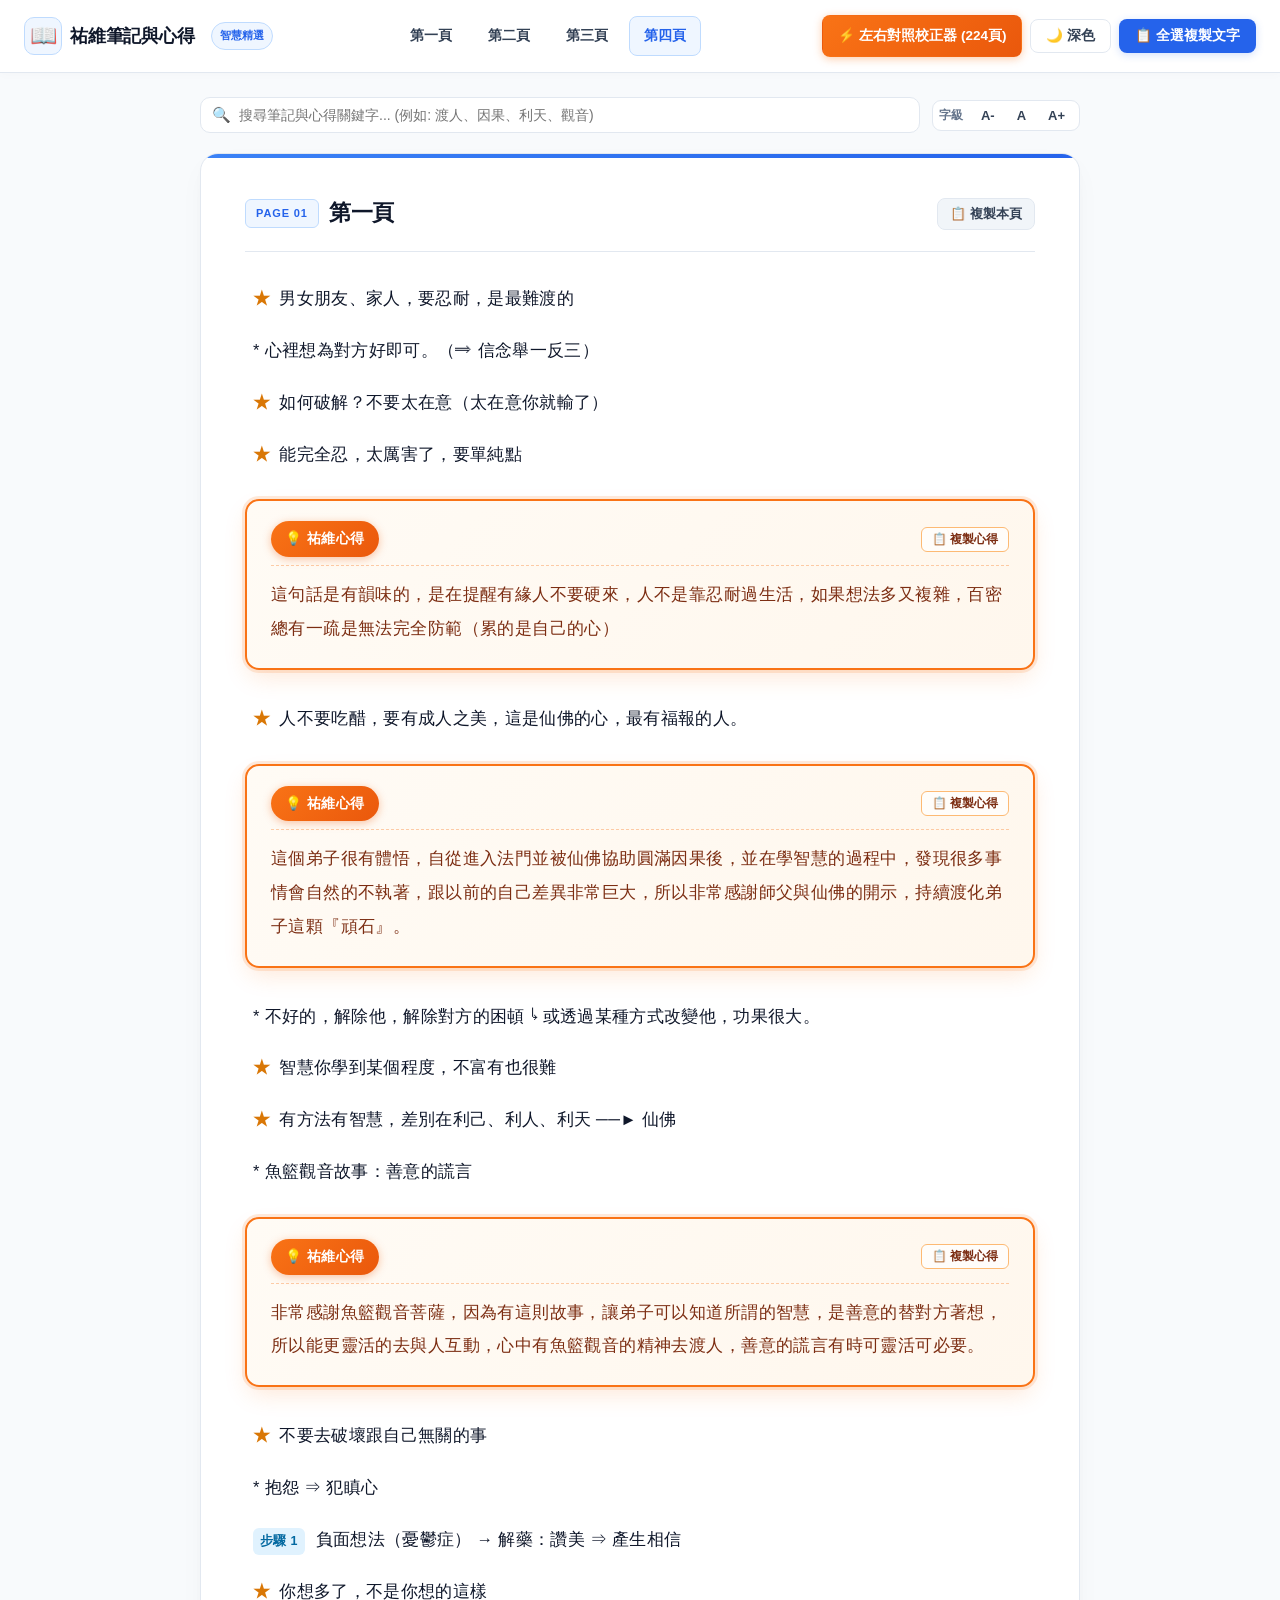
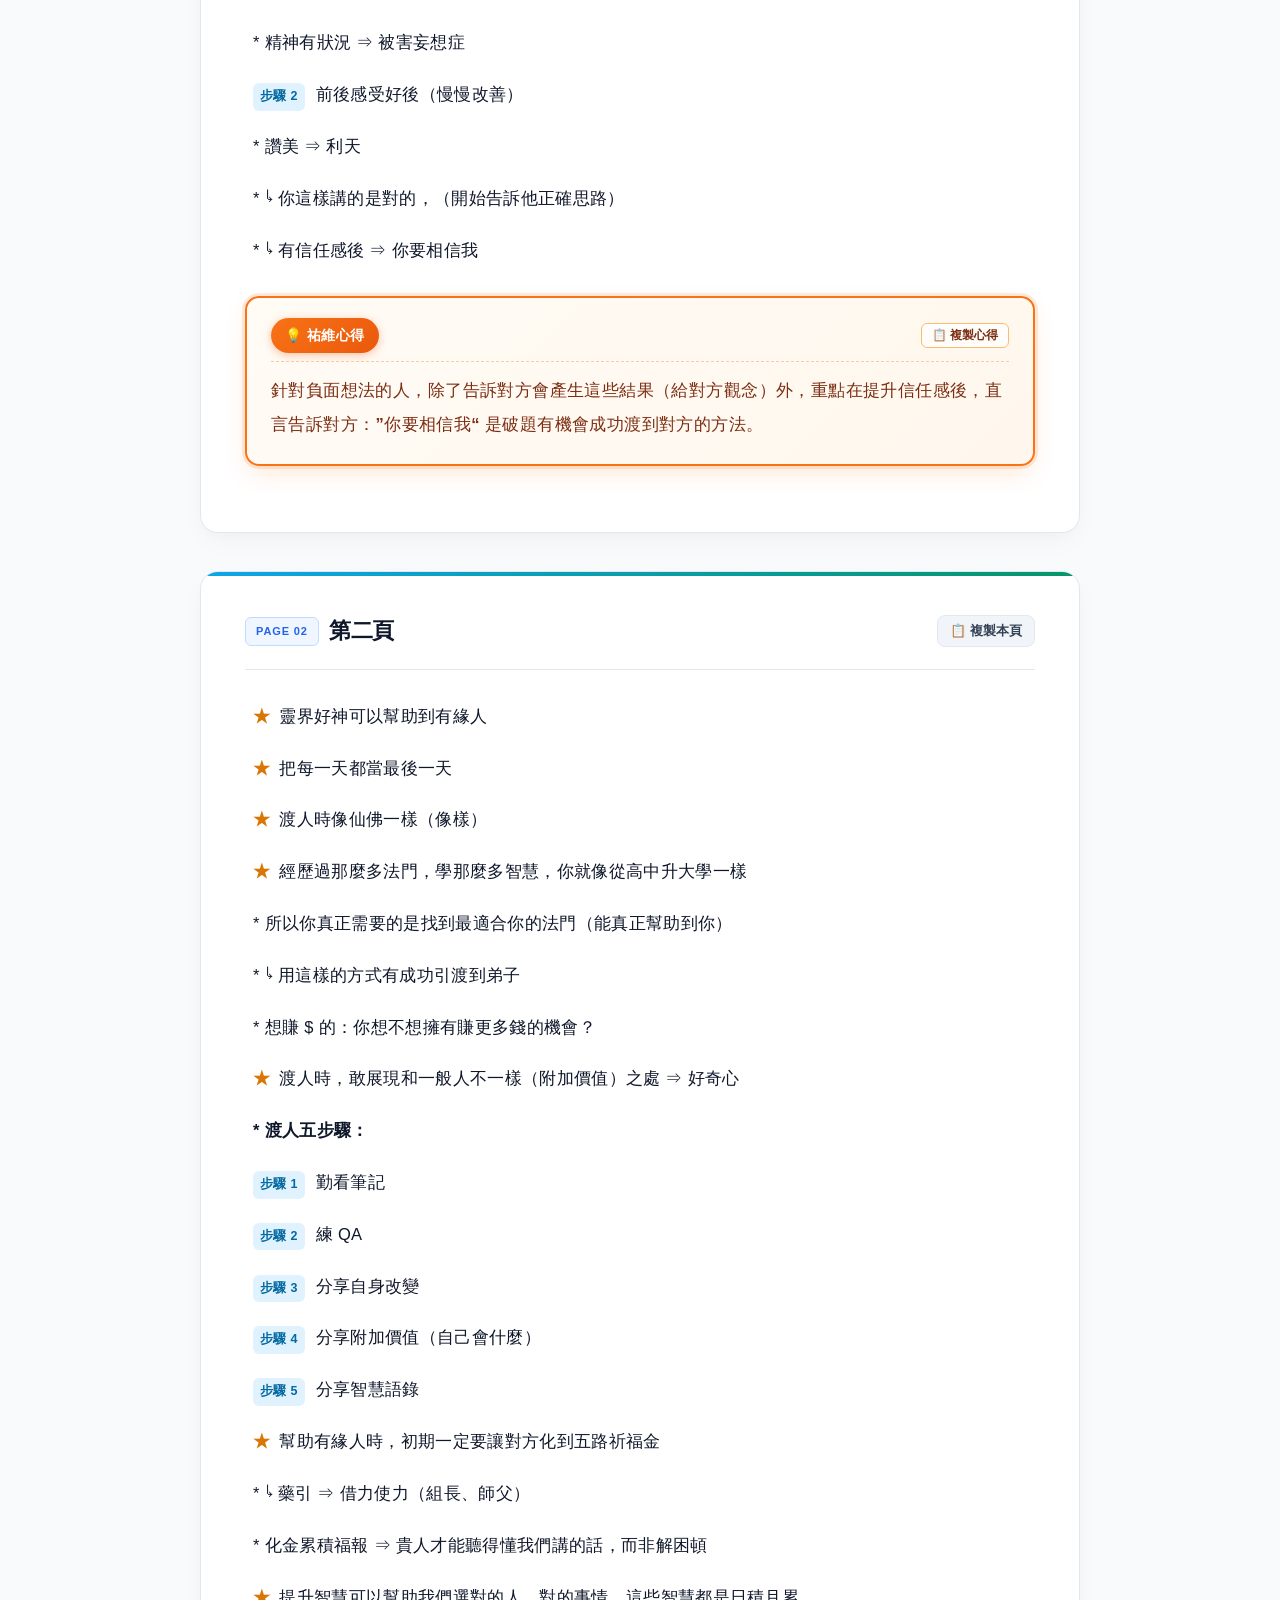
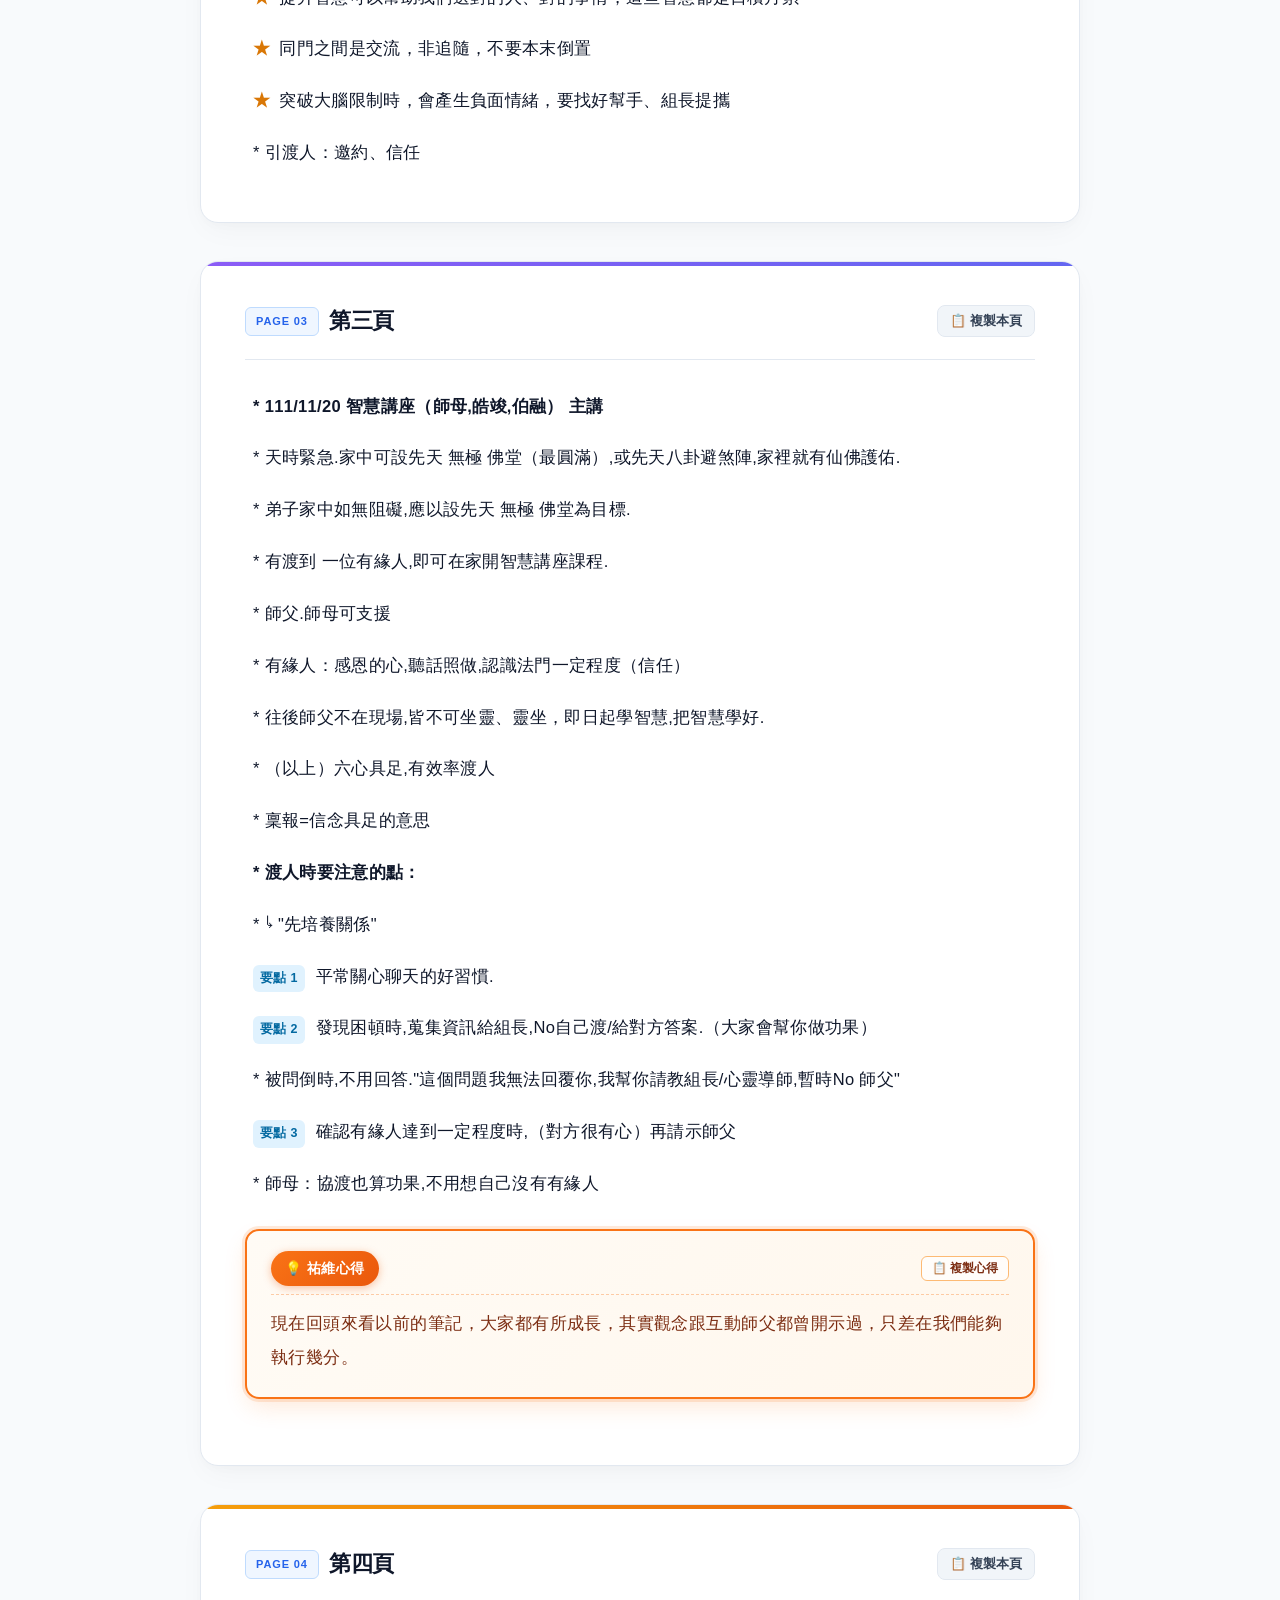
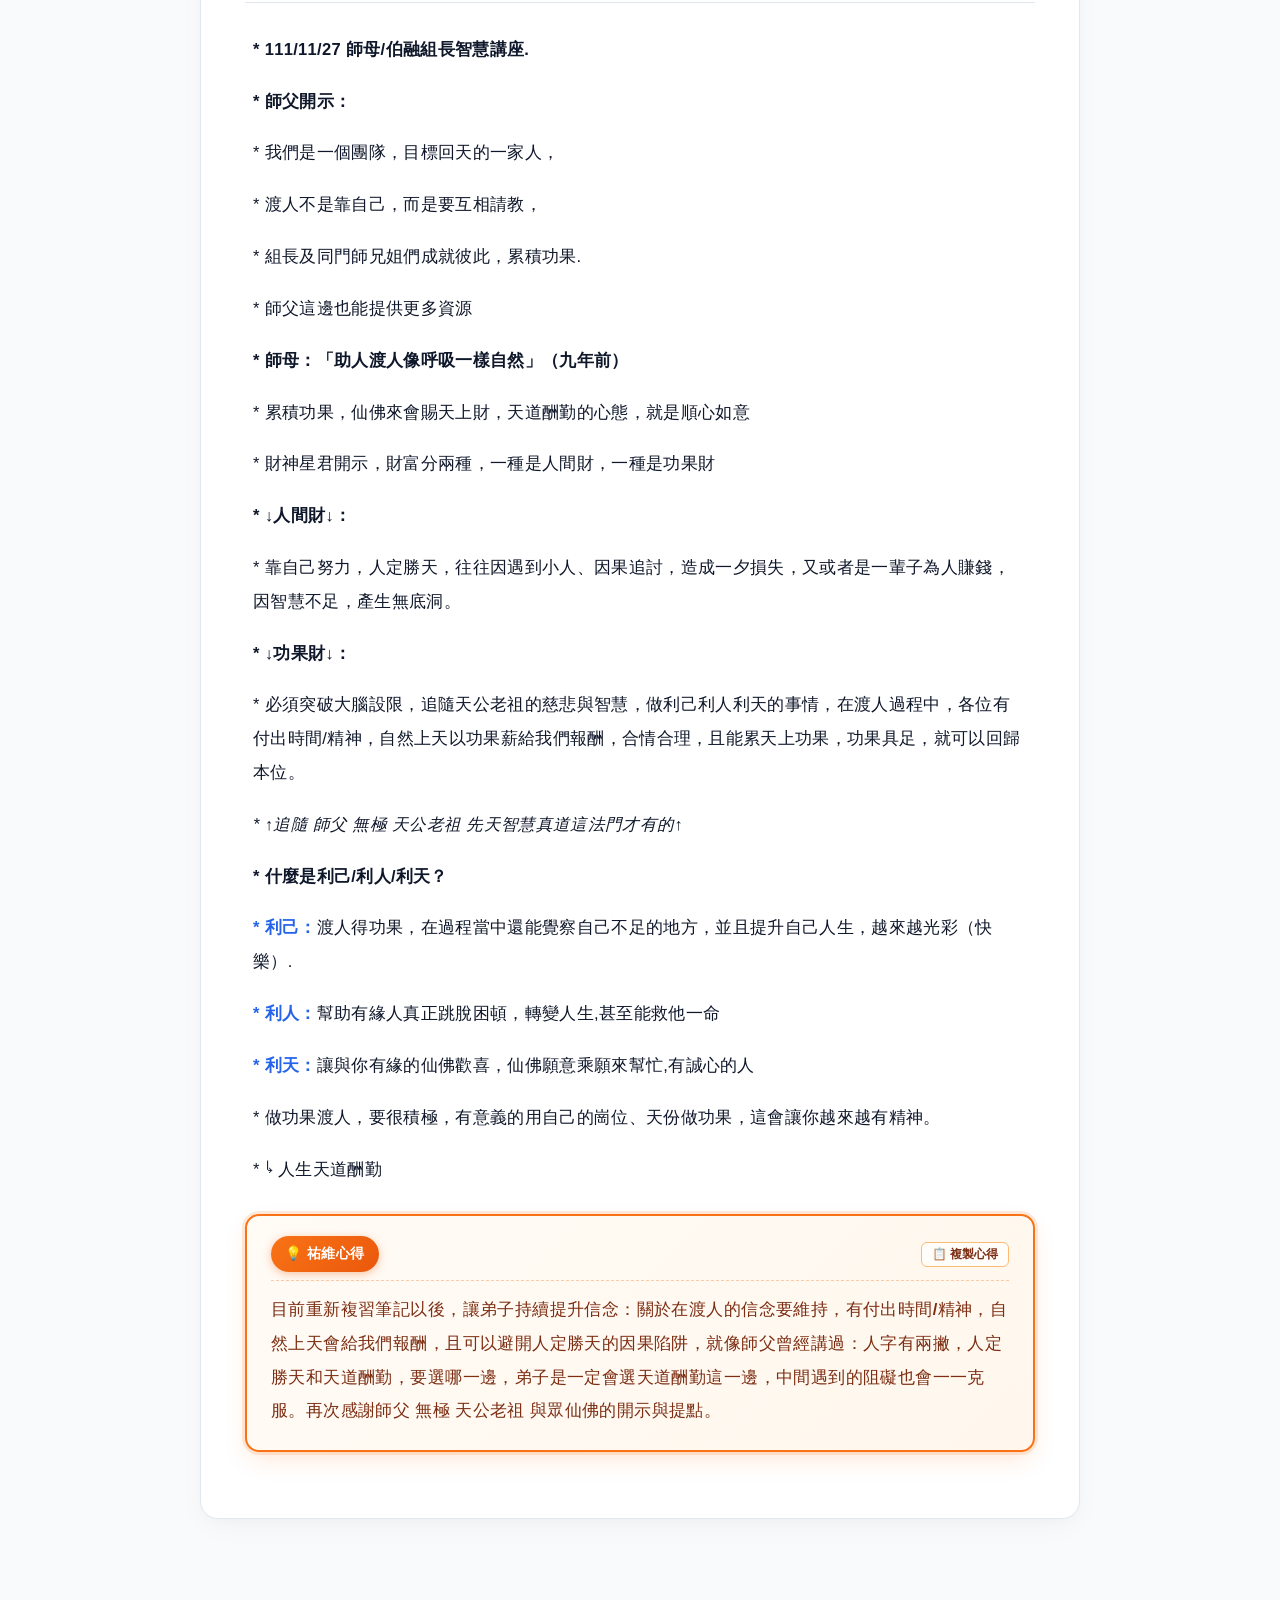
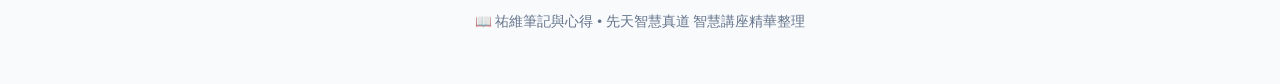
<file: youwei/index.html>
<!DOCTYPE html>
<html lang="zh-TW">
<head>
  <meta charset="UTF-8">
  <meta name="viewport" content="width=device-width, initial-scale=1.0">
  <title>祐維筆記與心得 — 智慧講座精選</title>
  <meta name="description" content="先天智慧真道智慧講座筆記與祐維心得精華整理">
  <style>
    :root {
      --bg: #f8fafc;
      --bg-subtle: #f1f5f9;
      --card-bg: #ffffff;
      --text: #0f172a;
      --text-secondary: #334155;
      --text-muted: #64748b;
      --border: #e2e8f0;
      --border-subtle: #f1f5f9;
      --accent: #2563eb;
      --accent-hover: #1d4ed8;
      --accent-light: #eff6ff;
      --accent-border: #bfdbfe;
      
      /* 祐維心得專屬橘色系統 */
      --insight-border: #f97316;
      --insight-border-hover: #ea580c;
      --insight-bg: linear-gradient(135deg, #fffbf5 0%, #fff7ed 100%);
      --insight-badge-bg: linear-gradient(135deg, #f97316 0%, #ea580c 100%);
      --insight-badge-text: #ffffff;
      --insight-text: #7c2d12;
      --insight-shadow: 0 0 0 3px rgba(249, 115, 22, 0.15), 0 10px 25px -4px rgba(249, 115, 22, 0.18);
      --insight-shadow-hover: 0 0 0 4px rgba(249, 115, 22, 0.28), 0 14px 32px -4px rgba(249, 115, 22, 0.24);
      --insight-btn-border: #fdba74;
      --insight-btn-hover: #fed7aa;

      /* 強調標籤與重點 */
      --star-color: #d97706;
      --star-badge-bg: #fef3c7;
      --step-badge-bg: #e0f2fe;
      --step-badge-text: #0369a1;
      --callout-bg: #f8fafc;
      --callout-border: #cbd5e1;

      --header-bg: rgba(255, 255, 255, 0.92);
      --card-shadow: 0 10px 30px -5px rgba(0, 0, 0, 0.04), 0 4px 12px -2px rgba(0, 0, 0, 0.02);
      --font-stack: -apple-system, BlinkMacSystemFont, "Segoe UI", "PingFang SC", "PingFang TC", "Microsoft JhengHei", "Noto Sans TC", sans-serif;
      --base-font-size: 16.5px;
    }

    [data-theme="dark"] {
      --bg: #0b1120;
      --bg-subtle: #0f172a;
      --card-bg: #1e293b;
      --text: #f8fafc;
      --text-secondary: #cbd5e1;
      --text-muted: #94a3b8;
      --border: #334155;
      --border-subtle: #1e293b;
      --accent: #38bdf8;
      --accent-hover: #7dd3fc;
      --accent-light: rgba(56, 189, 248, 0.12);
      --accent-border: #0369a1;
      
      /* 祐維心得專屬橘色系統 (深色高發光暖橘) */
      --insight-border: #fb923c;
      --insight-border-hover: #fdba74;
      --insight-bg: linear-gradient(135deg, rgba(249, 115, 22, 0.12) 0%, rgba(249, 115, 22, 0.18) 100%);
      --insight-badge-bg: linear-gradient(135deg, #ea580c 0%, #f97316 100%);
      --insight-badge-text: #ffffff;
      --insight-text: #ffedd5;
      --insight-shadow: 0 0 0 3px rgba(251, 146, 60, 0.2), 0 10px 28px -4px rgba(249, 115, 22, 0.28);
      --insight-shadow-hover: 0 0 0 4px rgba(251, 146, 60, 0.35), 0 14px 34px -4px rgba(249, 115, 22, 0.36);
      --insight-btn-border: rgba(251, 146, 60, 0.4);
      --insight-btn-hover: rgba(251, 146, 60, 0.25);

      --star-color: #fbbf24;
      --star-badge-bg: rgba(251, 191, 36, 0.16);
      --step-badge-bg: rgba(56, 189, 248, 0.15);
      --step-badge-text: #7dd3fc;
      --callout-bg: #152238;
      --callout-border: #334155;

      --header-bg: rgba(15, 23, 42, 0.92);
      --card-shadow: 0 12px 32px -4px rgba(0, 0, 0, 0.35);
    }

    * {
      box-sizing: border-box;
      margin: 0;
      padding: 0;
    }

    html {
      scroll-behavior: smooth;
    }

    body {
      background-color: var(--bg);
      color: var(--text);
      font-family: var(--font-stack);
      line-height: 1.95;
      font-size: var(--base-font-size);
      -webkit-font-smoothing: antialiased;
      transition: background-color 0.25s, color 0.25s;
      min-height: 100vh;
    }

    /* 頂部閱讀進度指示條 */
    #readingProgress {
      position: fixed;
      top: 0;
      left: 0;
      height: 3.5px;
      width: 0%;
      background: linear-gradient(90deg, var(--accent) 0%, #f97316 100%);
      z-index: 1001;
      transition: width 0.1s ease;
    }

    /* 頂部導航欄 (Sticky Header) */
    header {
      position: sticky;
      top: 0;
      z-index: 100;
      background: var(--header-bg);
      backdrop-filter: blur(16px);
      -webkit-backdrop-filter: blur(16px);
      border-bottom: 1px solid var(--border);
      padding: 12px 24px;
      display: flex;
      align-items: center;
      justify-content: space-between;
      gap: 16px;
      box-shadow: 0 2px 10px rgba(0, 0, 0, 0.02);
    }

    .header-left {
      display: flex;
      align-items: center;
      gap: 12px;
      flex-shrink: 0;
    }

    .brand-logo {
      display: flex;
      align-items: center;
      gap: 8px;
      text-decoration: none;
      color: inherit;
    }

    .brand-icon {
      font-size: 22px;
      display: inline-flex;
      align-items: center;
      justify-content: center;
      width: 38px;
      height: 38px;
      border-radius: 10px;
      background: var(--accent-light);
      border: 1px solid var(--accent-border);
    }

    .brand-title {
      font-size: 18px;
      font-weight: 800;
      letter-spacing: -0.01em;
      white-space: nowrap;
    }

    .brand-badge {
      display: inline-block;
      font-size: 11px;
      font-weight: 600;
      padding: 2px 8px;
      background: var(--accent-light);
      color: var(--accent);
      border-radius: 999px;
      border: 1px solid var(--accent-border);
      margin-left: 4px;
    }

    /* 頁面分頁連結 (Nav Links) */
    .nav-links {
      display: flex;
      align-items: center;
      gap: 6px;
      overflow-x: auto;
      padding: 4px 2px;
      scrollbar-width: none;
    }
    .nav-links::-webkit-scrollbar {
      display: none;
    }

    .nav-btn {
      padding: 6px 14px;
      border-radius: 8px;
      text-decoration: none;
      color: var(--text-secondary);
      background: transparent;
      font-size: 13.5px;
      font-weight: 600;
      border: 1px solid transparent;
      transition: all 0.2s cubic-bezier(0.16, 1, 0.3, 1);
      white-space: nowrap;
    }

    .nav-btn:hover {
      background: var(--bg-subtle);
      color: var(--text);
      border-color: var(--border);
    }

    .nav-btn.active {
      background: var(--accent-light);
      color: var(--accent);
      border-color: var(--accent-border);
      font-weight: 700;
    }

    /* 頂部操作按鈕組 */
    .header-actions {
      display: flex;
      align-items: center;
      gap: 8px;
      flex-shrink: 0;
    }

    .btn {
      cursor: pointer;
      display: inline-flex;
      align-items: center;
      gap: 6px;
      padding: 7px 15px;
      border-radius: 8px;
      font-size: 13.5px;
      font-weight: 600;
      border: 1px solid transparent;
      transition: all 0.2s cubic-bezier(0.16, 1, 0.3, 1);
      user-select: none;
    }

    .btn-primary {
      background-color: var(--accent);
      color: #fff;
      box-shadow: 0 2px 8px rgba(37, 99, 235, 0.2);
    }

    .btn-primary:hover {
      background-color: var(--accent-hover);
      box-shadow: 0 4px 14px rgba(37, 99, 235, 0.32);
      transform: translateY(-1px);
    }

    .btn-outline {
      background: var(--card-bg);
      border-color: var(--border);
      color: var(--text-secondary);
    }

    .btn-outline:hover {
      background: var(--bg-subtle);
      color: var(--text);
      border-color: var(--text-muted);
    }

    /* 搜尋欄與控制面板 */
    .controls-wrapper {
      max-width: 920px;
      margin: 24px auto 0 auto;
      padding: 0 20px;
      display: flex;
      flex-wrap: wrap;
      align-items: center;
      justify-content: space-between;
      gap: 12px;
    }

    .search-box {
      position: relative;
      flex: 1;
      min-width: 240px;
    }

    .search-input {
      width: 100%;
      padding: 9px 14px 9px 38px;
      border-radius: 10px;
      border: 1px solid var(--border);
      background: var(--card-bg);
      color: var(--text);
      font-size: 14px;
      font-family: inherit;
      outline: none;
      transition: all 0.2s ease;
    }

    .search-input:focus {
      border-color: var(--accent);
      box-shadow: 0 0 0 3px var(--accent-light);
    }

    .search-icon {
      position: absolute;
      left: 12px;
      top: 50%;
      transform: translateY(-50%);
      font-size: 15px;
      color: var(--text-muted);
      pointer-events: none;
    }

    .font-controls {
      display: flex;
      align-items: center;
      gap: 6px;
      background: var(--card-bg);
      border: 1px solid var(--border);
      padding: 3px 6px;
      border-radius: 9px;
    }

    .font-btn {
      cursor: pointer;
      background: transparent;
      border: none;
      color: var(--text-secondary);
      padding: 4px 8px;
      font-size: 13px;
      font-weight: 700;
      border-radius: 6px;
      transition: all 0.15s;
    }

    .font-btn:hover {
      background: var(--bg-subtle);
      color: var(--accent);
    }

    /* 主要內容容器 */
    main {
      max-width: 920px;
      margin: 20px auto 90px auto;
      padding: 0 20px;
    }

    /* 頁面大卡片 */
    .page-section {
      background-color: var(--card-bg);
      border: 1px solid var(--border);
      border-radius: 18px;
      padding: 38px 44px;
      margin-bottom: 38px;
      box-shadow: var(--card-shadow);
      scroll-margin-top: 86px;
      position: relative;
      overflow: hidden;
      transition: transform 0.2s ease, box-shadow 0.2s ease;
    }

    /* 卡片頂部精緻彩色裝飾邊條 */
    .page-section::before {
      content: "";
      position: absolute;
      top: 0;
      left: 0;
      right: 0;
      height: 4px;
      background: linear-gradient(90deg, var(--accent) 0%, #f97316 100%);
    }

    #page1::before { background: linear-gradient(90deg, #3b82f6 0%, #2563eb 100%); }
    #page2::before { background: linear-gradient(90deg, #0ea5e9 0%, #059669 100%); }
    #page3::before { background: linear-gradient(90deg, #8b5cf6 0%, #6366f1 100%); }
    #page4::before { background: linear-gradient(90deg, #f59e0b 0%, #ea580c 100%); }

    /* 卡片標題欄 */
    .page-header {
      display: flex;
      align-items: center;
      justify-content: space-between;
      gap: 16px;
      padding-bottom: 16px;
      margin-bottom: 26px;
      border-bottom: 1px solid var(--border);
    }

    .page-title-group {
      display: flex;
      align-items: center;
      gap: 10px;
    }

    .page-pill {
      font-size: 11px;
      font-weight: 800;
      letter-spacing: 0.08em;
      text-transform: uppercase;
      padding: 3px 10px;
      border-radius: 6px;
      background: var(--accent-light);
      color: var(--accent);
      border: 1px solid var(--accent-border);
    }

    .page-title {
      font-size: 22px;
      font-weight: 800;
      letter-spacing: -0.01em;
      color: var(--text);
    }

    .page-action-btn {
      cursor: pointer;
      display: inline-flex;
      align-items: center;
      gap: 5px;
      background: var(--bg-subtle);
      border: 1px solid var(--border);
      color: var(--text-secondary);
      padding: 6px 12px;
      border-radius: 8px;
      font-size: 13px;
      font-weight: 600;
      transition: all 0.2s ease;
    }

    .page-action-btn:hover {
      background: var(--accent-light);
      color: var(--accent);
      border-color: var(--accent-border);
    }

    /* 筆記行樣式 */
    .note-content {
      font-size: 1em;
      line-height: 2.05;
      letter-spacing: 0.02em;
    }

    .note-line {
      white-space: pre-wrap;
      word-break: break-word;
      margin-bottom: 10px;
      padding: 4px 8px;
      border-radius: 8px;
      transition: background-color 0.15s ease;
      position: relative;
    }

    .note-line:hover {
      background-color: var(--bg-subtle);
    }

    /* 關鍵字與標記高亮 */
    .note-line strong {
      font-weight: 800;
      color: var(--text);
    }

    .badge-star {
      display: inline-flex;
      align-items: center;
      justify-content: center;
      color: var(--star-color);
      font-weight: 800;
      margin-right: 4px;
    }

    .badge-step {
      display: inline-flex;
      align-items: center;
      justify-content: center;
      background: var(--step-badge-bg);
      color: var(--step-badge-text);
      font-size: 12.5px;
      font-weight: 700;
      padding: 1px 7px;
      border-radius: 6px;
      margin-right: 6px;
    }

    /* ==========================================================================
       ★ 核心重點：祐維心得 方框橘色格線匡起來 (Orange Bordered Insight Box) ★
       ========================================================================== */
    .insight-box {
      margin: 24px 0 28px 0;
      padding: 20px 24px 22px 24px;
      background: var(--insight-bg);
      /* 明顯且完整的橘色匡格線，四面整齊圍繞 */
      border: 2.5px solid var(--insight-border);
      border-radius: 14px;
      box-shadow: var(--insight-shadow);
      transition: all 0.25s cubic-bezier(0.16, 1, 0.3, 1);
      position: relative;
    }

    .insight-box:hover {
      border-color: var(--insight-border-hover);
      box-shadow: var(--insight-shadow-hover);
      transform: translateY(-2px);
    }

    .insight-header {
      display: flex;
      align-items: center;
      justify-content: space-between;
      margin-bottom: 12px;
      padding-bottom: 8px;
      border-bottom: 1.5px dashed rgba(249, 115, 22, 0.35);
    }

    .insight-badge {
      display: inline-flex;
      align-items: center;
      gap: 6px;
      background: var(--insight-badge-bg);
      color: var(--insight-badge-text);
      font-weight: 800;
      font-size: 13.5px;
      padding: 4px 14px;
      border-radius: 20px;
      letter-spacing: 0.04em;
      box-shadow: 0 2px 8px rgba(234, 88, 12, 0.35);
    }

    .insight-copy-btn {
      cursor: pointer;
      display: inline-flex;
      align-items: center;
      gap: 4px;
      background: rgba(255, 255, 255, 0.7);
      border: 1px solid var(--insight-btn-border);
      color: var(--insight-text);
      padding: 3px 10px;
      border-radius: 6px;
      font-size: 12px;
      font-weight: 700;
      transition: all 0.15s ease;
    }

    [data-theme="dark"] .insight-copy-btn {
      background: rgba(30, 41, 59, 0.7);
    }

    .insight-copy-btn:hover {
      background: var(--insight-btn-hover);
      transform: scale(1.03);
    }

    .insight-text {
      color: var(--insight-text);
      font-size: 1em;
      line-height: 2.05;
      letter-spacing: 0.025em;
      font-weight: 550;
      white-space: pre-wrap;
      word-break: break-word;
    }

    /* 提示訊息 (Toast) */
    .toast {
      position: fixed;
      bottom: 32px;
      right: 32px;
      background: #0f172a;
      color: #fff;
      border-left: 5px solid #10b981;
      padding: 14px 22px;
      border-radius: 12px;
      font-weight: 600;
      font-size: 14.5px;
      box-shadow: 0 10px 30px rgba(0, 0, 0, 0.25);
      opacity: 0;
      transform: translateY(16px);
      pointer-events: none;
      transition: all 0.25s cubic-bezier(0.16, 1, 0.3, 1);
      z-index: 2000;
      display: flex;
      align-items: center;
      gap: 8px;
    }

    [data-theme="dark"] .toast {
      background: #1e293b;
      border-color: #34d399;
      box-shadow: 0 10px 30px rgba(0, 0, 0, 0.6);
    }

    .toast.show {
      opacity: 1;
      transform: translateY(0);
    }

    /* 回頂部按鈕 (Floating Back to Top) */
    .back-to-top {
      position: fixed;
      bottom: 32px;
      left: 32px;
      width: 44px;
      height: 44px;
      border-radius: 50%;
      background: var(--card-bg);
      border: 1px solid var(--border);
      color: var(--text);
      display: flex;
      align-items: center;
      justify-content: center;
      font-size: 18px;
      cursor: pointer;
      box-shadow: 0 4px 16px rgba(0, 0, 0, 0.12);
      opacity: 0;
      visibility: hidden;
      transform: translateY(10px);
      transition: all 0.25s ease;
      z-index: 99;
    }

    .back-to-top.show {
      opacity: 1;
      visibility: visible;
      transform: translateY(0);
    }

    .back-to-top:hover {
      background: var(--accent);
      color: #fff;
      border-color: var(--accent);
      transform: translateY(-2px);
    }

    /* 頁尾精緻版權宣告 */
    footer {
      max-width: 920px;
      margin: 0 auto;
      padding: 0 20px 48px 20px;
      text-align: center;
      color: var(--text-muted);
      font-size: 13.5px;
    }

    footer a {
      color: var(--accent);
      text-decoration: none;
    }

    footer a:hover {
      text-decoration: underline;
    }

    /* 響應式優化 (Mobile & Tablet) */
    @media (max-width: 768px) {
      header {
        flex-direction: column;
        align-items: stretch;
        padding: 12px 16px;
        gap: 12px;
      }

      .header-top {
        display: flex;
        align-items: center;
        justify-content: space-between;
      }

      .nav-links {
        justify-content: flex-start;
      }

      .page-section {
        padding: 24px 18px;
        border-radius: 14px;
        margin-bottom: 24px;
      }

      .page-header {
        flex-direction: column;
        align-items: flex-start;
        gap: 10px;
      }

      .insight-box {
        padding: 16px 16px 18px 16px;
        margin: 18px 0 22px 0;
      }

      .controls-wrapper {
        padding: 0 16px;
      }

      main {
        padding: 0 16px;
        margin-bottom: 60px;
      }

      .toast {
        left: 16px;
        right: 16px;
        bottom: 20px;
        text-align: center;
        justify-content: center;
      }

      .back-to-top {
        bottom: 20px;
        left: auto;
        right: 16px;
      }
    }
  </style>
</head>
<body>

  <!-- 頂部閱讀進度指示條 -->
  <div id="readingProgress"></div>

  <header>
    <div class="header-left">
      <a href="#" class="brand-logo">
        <span class="brand-icon">📖</span>
        <span class="brand-title">祐維筆記與心得</span>
      </a>
      <span class="brand-badge">智慧精選</span>
    </div>

    <nav class="nav-links">
      <a href="#page1" class="nav-btn active">第一頁</a>
      <a href="#page2" class="nav-btn">第二頁</a>
      <a href="#page3" class="nav-btn">第三頁</a>
      <a href="#page4" class="nav-btn">第四頁</a>
    </nav>

    <div class="header-actions">
      <a href="/notes/" class="btn" style="background: linear-gradient(135deg, #f97316 0%, #ea580c 100%); color: #fff; text-decoration: none; box-shadow: 0 2px 8px rgba(249, 115, 22, 0.35);" title="前往 224 頁全本高精逐行左右對照與線上校正器">⚡ 左右對照校正器 (224頁)</a>
      <button class="btn btn-outline" id="themeBtn" title="切換深色/淺色模式">🌓 主題</button>
      <button class="btn btn-primary" id="copyAllBtn">📋 全選複製文字</button>
    </div>
  </header>

  <!-- 搜尋與閱讀控制欄 -->
  <div class="controls-wrapper">
    <div class="search-box">
      <span class="search-icon">🔍</span>
      <input type="text" id="searchInput" class="search-input" placeholder="搜尋筆記與心得關鍵字... (例如: 渡人、因果、利天、觀音)" />
    </div>
    <div class="font-controls">
      <span style="font-size: 12px; color: var(--text-muted); font-weight: 600; margin-right: 4px;">字級</span>
      <button class="font-btn" id="fontDec" title="縮小字體">A-</button>
      <button class="font-btn" id="fontReset" title="預設大小">A</button>
      <button class="font-btn" id="fontInc" title="放大字體">A+</button>
    </div>
  </div>

  <main id="contentContainer">

    <!-- 第一頁 -->
    <section class="page-section" id="page1">
      <div class="page-header">
        <div class="page-title-group">
          <span class="page-pill">PAGE 01</span>
          <h2 class="page-title">第一頁</h2>
        </div>
        <button class="page-action-btn" data-page="page1">📋 複製本頁</button>
      </div>
      <div class="note-content">
        <div class="note-line" data-raw="* ☆ 男女朋友、家人，要忍耐，是最難渡的"><span class="badge-star">★</span> 男女朋友、家人，要忍耐，是最難渡的</div>
        <div class="note-line" data-raw="* 心裡想為對方好即可。（⟹ 信念舉一反三）">* 心裡想為對方好即可。（⟹ 信念舉一反三）</div>
        <div class="note-line" data-raw="* ☆ 如何破解？不要太在意（太在意你就輸了）"><span class="badge-star">★</span> 如何破解？不要太在意（太在意你就輸了）</div>
        <div class="note-line" data-raw="* ☆ 能完全忍，太厲害了，要單純點"><span class="badge-star">★</span> 能完全忍，太厲害了，要單純點</div>
        
        <!-- 祐維心得 1 (橘色框格線) -->
        <div class="insight-box" data-insight="這句話是有韻味的，是在提醒有緣人不要硬來，人不是靠忍耐過生活，如果想法多又複雜，百密總有一疏是無法完全防範（累的是自己的心）">
          <div class="insight-header">
            <span class="insight-badge">💡 祐維心得</span>
            <button class="insight-copy-btn">📋 複製心得</button>
          </div>
          <div class="insight-text">這句話是有韻味的，是在提醒有緣人不要硬來，人不是靠忍耐過生活，如果想法多又複雜，百密總有一疏是無法完全防範（累的是自己的心）</div>
        </div>

        <div class="note-line" data-raw="* ☆ 人不要吃醋，要有成人之美，這是仙佛的心，最有福報的人。"><span class="badge-star">★</span> 人不要吃醋，要有成人之美，這是仙佛的心，最有福報的人。</div>
        
        <!-- 祐維心得 2 (橘色框格線) -->
        <div class="insight-box" data-insight="這個弟子很有體悟，自從進入法門並被仙佛協助圓滿因果後，並在學智慧的過程中，發現很多事情會自然的不執著，跟以前的自己差異非常巨大，所以非常感謝師父與仙佛的開示，持續渡化弟子這顆『頑石』。">
          <div class="insight-header">
            <span class="insight-badge">💡 祐維心得</span>
            <button class="insight-copy-btn">📋 複製心得</button>
          </div>
          <div class="insight-text">這個弟子很有體悟，自從進入法門並被仙佛協助圓滿因果後，並在學智慧的過程中，發現很多事情會自然的不執著，跟以前的自己差異非常巨大，所以非常感謝師父與仙佛的開示，持續渡化弟子這顆『頑石』。</div>
        </div>

        <div class="note-line" data-raw="* 不好的，解除他，解除對方的困頓 ↳ 或透過某種方式改變他，功果很大。">* 不好的，解除他，解除對方的困頓 ↳ 或透過某種方式改變他，功果很大。</div>
        <div class="note-line" data-raw="* ☆ 智慧你學到某個程度，不富有也很難"><span class="badge-star">★</span> 智慧你學到某個程度，不富有也很難</div>
        <div class="note-line" data-raw="* ☆ 有方法有智慧，差別在利己、利人、利天 ──► 仙佛"><span class="badge-star">★</span> 有方法有智慧，差別在利己、利人、利天 ──► 仙佛</div>
        <div class="note-line" data-raw="* 魚籃觀音故事：善意的謊言">* 魚籃觀音故事：善意的謊言</div>

        <!-- 祐維心得 3 (橘色框格線) -->
        <div class="insight-box" data-insight="非常感謝魚籃觀音菩薩，因為有這則故事，讓弟子可以知道所謂的智慧，是善意的替對方著想，所以能更靈活的去與人互動，心中有魚籃觀音的精神去渡人，善意的謊言有時可靈活可必要。">
          <div class="insight-header">
            <span class="insight-badge">💡 祐維心得</span>
            <button class="insight-copy-btn">📋 複製心得</button>
          </div>
          <div class="insight-text">非常感謝魚籃觀音菩薩，因為有這則故事，讓弟子可以知道所謂的智慧，是善意的替對方著想，所以能更靈活的去與人互動，心中有魚籃觀音的精神去渡人，善意的謊言有時可靈活可必要。</div>
        </div>

        <div class="note-line" data-raw="* ☆ 不要去破壞跟自己無關的事"><span class="badge-star">★</span> 不要去破壞跟自己無關的事</div>
        <div class="note-line" data-raw="* 抱怨 ⇒ 犯瞋心">* 抱怨 ⇒ 犯瞋心</div>
        <div class="note-line" data-raw="* ① 負面想法（憂鬱症） → 解藥：讚美 ⇒ 產生相信"><span class="badge-step">步驟 1</span> 負面想法（憂鬱症） → 解藥：讚美 ⇒ 產生相信</div>
        <div class="note-line" data-raw="* ☆ 你想多了，不是你想的這樣"><span class="badge-star">★</span> 你想多了，不是你想的這樣</div>
        <div class="note-line" data-raw="* 精神有狀況 ⇒ 被害妄想症">* 精神有狀況 ⇒ 被害妄想症</div>
        <div class="note-line" data-raw="* ② 前後感受好後（慢慢改善）"><span class="badge-step">步驟 2</span> 前後感受好後（慢慢改善）</div>
        <div class="note-line" data-raw="* 讚美 ⇒ 利天">* 讚美 ⇒ 利天</div>
        <div class="note-line" data-raw="* ↳ 你這樣講的是對的，（開始告訴他正確思路）">* ↳ 你這樣講的是對的，（開始告訴他正確思路）</div>
        <div class="note-line" data-raw="* ↳ 有信任感後 ⇒ 你要相信我">* ↳ 有信任感後 ⇒ 你要相信我</div>

        <!-- 祐維心得 4 (橘色框格線) -->
        <div class="insight-box" data-insight="針對負面想法的人，除了告訴對方會產生這些結果（給對方觀念）外，重點在提升信任感後，直言告訴對方：”你要相信我“ 是破題有機會成功渡到對方的方法。">
          <div class="insight-header">
            <span class="insight-badge">💡 祐維心得</span>
            <button class="insight-copy-btn">📋 複製心得</button>
          </div>
          <div class="insight-text">針對負面想法的人，除了告訴對方會產生這些結果（給對方觀念）外，重點在提升信任感後，直言告訴對方：”你要相信我“ 是破題有機會成功渡到對方的方法。</div>
        </div>
      </div>
    </section>

    <!-- 第二頁 -->
    <section class="page-section" id="page2">
      <div class="page-header">
        <div class="page-title-group">
          <span class="page-pill">PAGE 02</span>
          <h2 class="page-title">第二頁</h2>
        </div>
        <button class="page-action-btn" data-page="page2">📋 複製本頁</button>
      </div>
      <div class="note-content">
        <div class="note-line" data-raw="* ☆ 靈界好神可以幫助到有緣人"><span class="badge-star">★</span> 靈界好神可以幫助到有緣人</div>
        <div class="note-line" data-raw="* ☆ 把每一天都當最後一天"><span class="badge-star">★</span> 把每一天都當最後一天</div>
        <div class="note-line" data-raw="* ☆ 渡人時像仙佛一樣（像樣）"><span class="badge-star">★</span> 渡人時像仙佛一樣（像樣）</div>
        <div class="note-line" data-raw="* ☆ 經歷過那麼多法門，學那麼多智慧，你就像從高中升大學一樣"><span class="badge-star">★</span> 經歷過那麼多法門，學那麼多智慧，你就像從高中升大學一樣</div>
        <div class="note-line" data-raw="* 所以你真正需要的是找到最適合你的法門（能真正幫助到你）">* 所以你真正需要的是找到最適合你的法門（能真正幫助到你）</div>
        <div class="note-line" data-raw="* ↳ 用這樣的方式有成功引渡到弟子">* ↳ 用這樣的方式有成功引渡到弟子</div>
        <div class="note-line" data-raw="* 想賺 $ 的：你想不想擁有賺更多錢的機會？">* 想賺 $ 的：你想不想擁有賺更多錢的機會？</div>
        <div class="note-line" data-raw="* ☆ 渡人時，敢展現和一般人不一樣（附加價值）之處 ⇒ 好奇心"><span class="badge-star">★</span> 渡人時，敢展現和一般人不一樣（附加價值）之處 ⇒ 好奇心</div>
        <div class="note-line" data-raw="* **渡人五步驟**："><strong>* 渡人五步驟：</strong></div>
        <div class="note-line" data-raw="* ① 勤看筆記"><span class="badge-step">步驟 1</span> 勤看筆記</div>
        <div class="note-line" data-raw="* ② 練 QA"><span class="badge-step">步驟 2</span> 練 QA</div>
        <div class="note-line" data-raw="* ③ 分享自身改變"><span class="badge-step">步驟 3</span> 分享自身改變</div>
        <div class="note-line" data-raw="* ④ 分享附加價值（自己會什麼）"><span class="badge-step">步驟 4</span> 分享附加價值（自己會什麼）</div>
        <div class="note-line" data-raw="* ⑤ 分享智慧語錄"><span class="badge-step">步驟 5</span> 分享智慧語錄</div>
        <div class="note-line" data-raw="* ☆ 幫助有緣人時，初期一定要讓對方化到五路祈福金"><span class="badge-star">★</span> 幫助有緣人時，初期一定要讓對方化到五路祈福金</div>
        <div class="note-line" data-raw="* ↳ 藥引 ⇒ 借力使力（組長、師父）">* ↳ 藥引 ⇒ 借力使力（組長、師父）</div>
        <div class="note-line" data-raw="* 化金累積福報 ⇒ 貴人才能聽得懂我們講的話，而非解困頓">* 化金累積福報 ⇒ 貴人才能聽得懂我們講的話，而非解困頓</div>
        <div class="note-line" data-raw="* ☆ 提升智慧可以幫助我們選對的人、對的事情，這些智慧都是日積月累"><span class="badge-star">★</span> 提升智慧可以幫助我們選對的人、對的事情，這些智慧都是日積月累</div>
        <div class="note-line" data-raw="* ☆ 同門之間是交流，非追隨，不要本末倒置"><span class="badge-star">★</span> 同門之間是交流，非追隨，不要本末倒置</div>
        <div class="note-line" data-raw="* ☆ 突破大腦限制時，會產生負面情緒，要找好幫手、組長提攜"><span class="badge-star">★</span> 突破大腦限制時，會產生負面情緒，要找好幫手、組長提攜</div>
        <div class="note-line" data-raw="* 引渡人：邀約、信任">* 引渡人：邀約、信任</div>
      </div>
    </section>

    <!-- 第三頁 -->
    <section class="page-section" id="page3">
      <div class="page-header">
        <div class="page-title-group">
          <span class="page-pill">PAGE 03</span>
          <h2 class="page-title">第三頁</h2>
        </div>
        <button class="page-action-btn" data-page="page3">📋 複製本頁</button>
      </div>
      <div class="note-content">
        <div class="note-line" data-raw="* 111/11/20　智慧講座（師母,皓竣,伯融）　主講**"><strong>* 111/11/20 智慧講座（師母,皓竣,伯融） 主講</strong></div>
        <div class="note-line" data-raw="* 天時緊急.家中可設先天 無極 佛堂（最圓滿）,或先天八卦避煞陣,家裡就有仙佛護佑.">* 天時緊急.家中可設先天 無極 佛堂（最圓滿）,或先天八卦避煞陣,家裡就有仙佛護佑.</div>
        <div class="note-line" data-raw="* 弟子家中如無阻礙,應以設先天 無極 佛堂為目標.">* 弟子家中如無阻礙,應以設先天 無極 佛堂為目標.</div>
        <div class="note-line" data-raw="* 有渡到 一位有緣人,即可在家開智慧講座課程.">* 有渡到 一位有緣人,即可在家開智慧講座課程.</div>
        <div class="note-line" data-raw="* 師父.師母可支援">* 師父.師母可支援</div>
        <div class="note-line" data-raw="* 有緣人：感恩的心,聽話照做,認識法門一定程度（信任）">* 有緣人：感恩的心,聽話照做,認識法門一定程度（信任）</div>
        <div class="note-line" data-raw="* 往後師父不在現場,皆不可坐靈、靈坐，即日起學智慧,把智慧學好.">* 往後師父不在現場,皆不可坐靈、靈坐，即日起學智慧,把智慧學好.</div>
        <div class="note-line" data-raw="* （以上）六心具足,有效率渡人">* （以上）六心具足,有效率渡人</div>
        <div class="note-line" data-raw="* 稟報=信念具足的意思">* 稟報=信念具足的意思</div>
        <div class="note-line" data-raw="* 渡人時要注意的點："><strong>* 渡人時要注意的點：</strong></div>
        <div class="note-line" data-raw="* ↳ &quot;先培養關係&quot;">* ↳ "先培養關係"</div>
        <div class="note-line" data-raw="* ①平常關心聊天的好習慣."><span class="badge-step">要點 1</span> 平常關心聊天的好習慣.</div>
        <div class="note-line" data-raw="* ②發現困頓時,蒐集資訊給組長,No自己渡/給對方答案.（大家會幫你做功果）"><span class="badge-step">要點 2</span> 發現困頓時,蒐集資訊給組長,No自己渡/給對方答案.（大家會幫你做功果）</div>
        <div class="note-line" data-raw="* 被問倒時,不用回答.&quot;這個問題我無法回覆你,我幫你請教組長/心靈導師,暫時No 師父&quot;">* 被問倒時,不用回答."這個問題我無法回覆你,我幫你請教組長/心靈導師,暫時No 師父"</div>
        <div class="note-line" data-raw="* ③確認有緣人達到一定程度時,（對方很有心）再請示師父"><span class="badge-step">要點 3</span> 確認有緣人達到一定程度時,（對方很有心）再請示師父</div>
        <div class="note-line" data-raw="* 師母：協渡也算功果,不用想自己沒有有緣人">* 師母：協渡也算功果,不用想自己沒有有緣人</div>

        <!-- 祐維心得 5 (橘色框格線) -->
        <div class="insight-box" data-insight="現在回頭來看以前的筆記，大家都有所成長，其實觀念跟互動師父都曾開示過，只差在我們能夠執行幾分。">
          <div class="insight-header">
            <span class="insight-badge">💡 祐維心得</span>
            <button class="insight-copy-btn">📋 複製心得</button>
          </div>
          <div class="insight-text">現在回頭來看以前的筆記，大家都有所成長，其實觀念跟互動師父都曾開示過，只差在我們能夠執行幾分。</div>
        </div>
      </div>
    </section>

    <!-- 第四頁 -->
    <section class="page-section" id="page4">
      <div class="page-header">
        <div class="page-title-group">
          <span class="page-pill">PAGE 04</span>
          <h2 class="page-title">第四頁</h2>
        </div>
        <button class="page-action-btn" data-page="page4">📋 複製本頁</button>
      </div>
      <div class="note-content">
        <div class="note-line" data-raw="* 111/11/27 師母/伯融組長智慧講座."><strong>* 111/11/27 師母/伯融組長智慧講座.</strong></div>
        <div class="note-line" data-raw="* 師父開示："><strong>* 師父開示：</strong></div>
        <div class="note-line" data-raw="* 我們是一個團隊，目標回天的一家人，">* 我們是一個團隊，目標回天的一家人，</div>
        <div class="note-line" data-raw="* 渡人不是靠自己，而是要互相請教，">* 渡人不是靠自己，而是要互相請教，</div>
        <div class="note-line" data-raw="* 組長及同門師兄姐們成就彼此，累積功果.">* 組長及同門師兄姐們成就彼此，累積功果.</div>
        <div class="note-line" data-raw="* 師父這邊也能提供更多資源">* 師父這邊也能提供更多資源</div>
        <div class="note-line" data-raw="* **師母：「助人渡人像呼吸一樣自然」（九年前）**"><strong>* 師母：「助人渡人像呼吸一樣自然」（九年前）</strong></div>
        <div class="note-line" data-raw="* 累積功果，仙佛來會賜天上財，天道酬勤的心態，就是順心如意">* 累積功果，仙佛來會賜天上財，天道酬勤的心態，就是順心如意</div>
        <div class="note-line" data-raw="* 財神星君開示，財富分兩種，一種是人間財，一種是功果財">* 財神星君開示，財富分兩種，一種是人間財，一種是功果財</div>
        <div class="note-line" data-raw="* ↓人間財↓："><strong>* ↓人間財↓：</strong></div>
        <div class="note-line" data-raw="* 靠自己努力，人定勝天，往往因遇到小人、因果追討，造成一夕損失，又或者是一輩子為人賺錢，因智慧不足，產生無底洞。">* 靠自己努力，人定勝天，往往因遇到小人、因果追討，造成一夕損失，又或者是一輩子為人賺錢，因智慧不足，產生無底洞。</div>
        <div class="note-line" data-raw="* ↓功果財↓："><strong>* ↓功果財↓：</strong></div>
        <div class="note-line" data-raw="* 必須突破大腦設限，追隨天公老祖的慈悲與智慧，做利己利人利天的事情，在渡人過程中，各位有付出時間/精神，自然上天以功果薪給我們報酬，合情合理，且能累天上功果，功果具足，就可以回歸本位。">* 必須突破大腦設限，追隨天公老祖的慈悲與智慧，做利己利人利天的事情，在渡人過程中，各位有付出時間/精神，自然上天以功果薪給我們報酬，合情合理，且能累天上功果，功果具足，就可以回歸本位。</div>
        <div class="note-line" data-raw="* ↑追隨 師父 無極 天公老祖 先天智慧真道這法門才有的↑"><em>* ↑追隨 師父 無極 天公老祖 先天智慧真道這法門才有的↑</em></div>
        <div class="note-line" data-raw="* 什麼是利己/利人/利天？"><strong>* 什麼是利己/利人/利天？</strong></div>
        <div class="note-line" data-raw="* 利己：渡人得功果，在過程當中還能覺察自己不足的地方，並且提升自己人生，越來越光彩（快樂）."><strong style="color:var(--accent);">* 利己：</strong>渡人得功果，在過程當中還能覺察自己不足的地方，並且提升自己人生，越來越光彩（快樂）.</div>
        <div class="note-line" data-raw="* 利人：幫助有緣人真正跳脫困頓，轉變人生,甚至能救他一命"><strong style="color:var(--accent);">* 利人：</strong>幫助有緣人真正跳脫困頓，轉變人生,甚至能救他一命</div>
        <div class="note-line" data-raw="* 利天：讓與你有緣的仙佛歡喜，仙佛願意乘願來幫忙,有誠心的人"><strong style="color:var(--accent);">* 利天：</strong>讓與你有緣的仙佛歡喜，仙佛願意乘願來幫忙,有誠心的人</div>
        <div class="note-line" data-raw="* 做功果渡人，要很積極，有意義的用自己的崗位、天份做功果，這會讓你越來越有精神。">* 做功果渡人，要很積極，有意義的用自己的崗位、天份做功果，這會讓你越來越有精神。</div>
        <div class="note-line" data-raw="* ↳ 人生天道酬勤">* ↳ 人生天道酬勤</div>

        <!-- 祐維心得 6 (橘色框格線) -->
        <div class="insight-box" data-insight="目前重新複習筆記以後，讓弟子持續提升信念：關於在渡人的信念要維持，有付出時間/精神，自然上天會給我們報酬，且可以避開人定勝天的因果陷阱，就像師父曾經講過：人字有兩撇，人定勝天和天道酬勤，要選哪一邊，弟子是一定會選天道酬勤這一邊，中間遇到的阻礙也會一一克服。再次感謝師父 無極 天公老祖 與眾仙佛的開示與提點。">
          <div class="insight-header">
            <span class="insight-badge">💡 祐維心得</span>
            <button class="insight-copy-btn">📋 複製心得</button>
          </div>
          <div class="insight-text">目前重新複習筆記以後，讓弟子持續提升信念：關於在渡人的信念要維持，有付出時間/精神，自然上天會給我們報酬，且可以避開人定勝天的因果陷阱，就像師父曾經講過：人字有兩撇，人定勝天和天道酬勤，要選哪一邊，弟子是一定會選天道酬勤這一邊，中間遇到的阻礙也會一一克服。再次感謝師父 無極 天公老祖 與眾仙佛的開示與提點。</div>
        </div>
      </div>
    </section>

  </main>

  <footer>
    <p>📖 祐維筆記與心得 • 先天智慧真道 智慧講座精華整理</p>
  </footer>

  <!-- 提示元件 -->
  <div class="toast" id="toast"></div>

  <!-- 回頂部懸浮按鈕 -->
  <button class="back-to-top" id="backToTopBtn" title="回到頂部">↑</button>

  <script>
    // 產生指定節點或全部頁面的格式化文字（包含祐維心得方框效果）
    function buildFormattedText(targetElement = null) {
      const root = targetElement || document;
      const sections = root.classList && root.classList.contains('page-section') 
        ? [root] 
        : root.querySelectorAll('.page-section');
      
      let fullText = targetElement ? '' : '# 上課筆記智慧講座（精選四頁）\n\n';
      
      sections.forEach((sec, idx) => {
        const titleEl = sec.querySelector('.page-title');
        const title = titleEl ? titleEl.innerText.trim() : `第 ${idx + 1} 頁`;
        fullText += '## ' + title + '\n';
        
        const children = sec.querySelector('.note-content').children;
        for (let el of children) {
          if (el.classList.contains('insight-box')) {
            const txt = el.getAttribute('data-insight') || el.querySelector('.insight-text').innerText.trim();
            fullText += '┌──【 祐維心得 】──────────────────────────────────────────────\n';
            fullText += '│ ' + txt + '\n';
            fullText += '└──────────────────────────────────────────────────────────────\n';
          } else if (el.classList.contains('note-line')) {
            const raw = el.getAttribute('data-raw') || el.innerText.trim();
            fullText += raw + '\n';
          }
        }
        
        if (idx < sections.length - 1) {
          fullText += '\n---\n\n';
        }
      });
      return fullText;
    }

    const copyAllBtn = document.getElementById('copyAllBtn');
    const toast = document.getElementById('toast');

    function showToast(msg) {
      toast.textContent = msg;
      toast.classList.add('show');
      setTimeout(() => toast.classList.remove('show'), 2600);
    }

    function copyToClipboard(text, successMsg) {
      navigator.clipboard.writeText(text).then(() => {
        showToast(successMsg);
      }).catch(() => {
        const textarea = document.createElement('textarea');
        textarea.value = text;
        document.body.appendChild(textarea);
        textarea.select();
        document.execCommand('copy');
        document.body.removeChild(textarea);
        showToast(successMsg);
      });
    }

    // 全選複製文字按鈕
    copyAllBtn.addEventListener('click', () => {
      const formatted = buildFormattedText();
      copyToClipboard(formatted, '✅ 全選複製成功！「祐維心得」已套用隔離方框格式！');
    });

    // 單頁複製按鈕
    document.querySelectorAll('.page-action-btn').forEach(btn => {
      btn.addEventListener('click', (e) => {
        const sectionId = btn.getAttribute('data-page');
        const section = document.getElementById(sectionId);
        if (section) {
          const text = buildFormattedText(section);
          const pageTitle = section.querySelector('.page-title').innerText.trim();
          copyToClipboard(text, `✅ 已成功複製「${pageTitle}」內容！`);
        }
      });
    });

    // 個別「祐維心得」複製按鈕
    document.querySelectorAll('.insight-copy-btn').forEach(btn => {
      btn.addEventListener('click', (e) => {
        e.stopPropagation();
        const box = btn.closest('.insight-box');
        const txt = box.getAttribute('data-insight') || box.querySelector('.insight-text').innerText.trim();
        const formatted = '┌──【 祐維心得 】──────────────────────────────────────────────\n' +
                          '│ ' + txt + '\n' +
                          '└──────────────────────────────────────────────────────────────';
        copyToClipboard(formatted, '✅ 已複製該條「祐維心得」（附橘色方框格式）！');
      });
    });

    // 鍵盤 Cmd+A / Ctrl+A 全選後複製時，自動提供方框隔離版本
    document.addEventListener('copy', (e) => {
      const selection = window.getSelection().toString();
      if (selection.length > 500) {
        e.preventDefault();
        const formatted = buildFormattedText();
        e.clipboardData.setData('text/plain', formatted);
        showToast('✅ 已複製！「祐維心得」已自動轉換為方框隔離效果！');
      }
    });

    // 深色 / 淺色模式切換與記憶
    const themeBtn = document.getElementById('themeBtn');
    const savedTheme = localStorage.getItem('youwei-theme');
    
    if (savedTheme === 'dark' || (!savedTheme && window.matchMedia('(prefers-color-scheme: dark)').matches)) {
      document.documentElement.setAttribute('data-theme', 'dark');
      themeBtn.textContent = '☀️ 淺色';
    } else {
      themeBtn.textContent = '🌙 深色';
    }

    themeBtn.addEventListener('click', () => {
      const currentTheme = document.documentElement.getAttribute('data-theme');
      if (currentTheme === 'dark') {
        document.documentElement.removeAttribute('data-theme');
        localStorage.setItem('youwei-theme', 'light');
        themeBtn.textContent = '🌙 深色';
      } else {
        document.documentElement.setAttribute('data-theme', 'dark');
        localStorage.setItem('youwei-theme', 'dark');
        themeBtn.textContent = '☀️ 淺色';
      }
    });

    // 閱讀進度條與回頂部按鈕監聽
    const readingProgress = document.getElementById('readingProgress');
    const backToTopBtn = document.getElementById('backToTopBtn');
    const navBtns = document.querySelectorAll('.nav-btn');
    const sections = document.querySelectorAll('.page-section');

    window.addEventListener('scroll', () => {
      const scrollTotal = document.documentElement.scrollHeight - window.innerHeight;
      const progress = (window.scrollY / scrollTotal) * 100;
      readingProgress.style.width = Math.min(100, Math.max(0, progress)) + '%';

      if (window.scrollY > 300) {
        backToTopBtn.classList.add('show');
      } else {
        backToTopBtn.classList.remove('show');
      }

      // ScrollSpy 追蹤當前正在閱讀的頁面
      let currentSection = '';
      sections.forEach(sec => {
        const top = sec.offsetTop - 120;
        const height = sec.offsetHeight;
        if (window.scrollY >= top && window.scrollY < top + height) {
          currentSection = sec.getAttribute('id');
        }
      });

      if (currentSection) {
        navBtns.forEach(btn => {
          if (btn.getAttribute('href') === '#' + currentSection) {
            btn.classList.add('active');
          } else {
            btn.classList.remove('active');
          }
        });
      }
    }, { passive: true });

    backToTopBtn.addEventListener('click', () => {
      window.scrollTo({ top: 0, behavior: 'smooth' });
    });

    // 字體大小調整控制
    let currentFontSize = 16.5;
    const rootEl = document.documentElement;
    document.getElementById('fontInc').addEventListener('click', () => {
      if (currentFontSize < 22) {
        currentFontSize += 1.5;
        rootEl.style.setProperty('--base-font-size', currentFontSize + 'px');
      }
    });
    document.getElementById('fontDec').addEventListener('click', () => {
      if (currentFontSize > 13.5) {
        currentFontSize -= 1.5;
        rootEl.style.setProperty('--base-font-size', currentFontSize + 'px');
      }
    });
    document.getElementById('fontReset').addEventListener('click', () => {
      currentFontSize = 16.5;
      rootEl.style.setProperty('--base-font-size', currentFontSize + 'px');
    });

    // 關鍵字即時搜尋篩選
    const searchInput = document.getElementById('searchInput');
    searchInput.addEventListener('input', (e) => {
      const q = e.target.value.trim().toLowerCase();
      const allLines = document.querySelectorAll('.note-line, .insight-box');
      
      if (!q) {
        allLines.forEach(el => el.style.display = '');
        return;
      }

      allLines.forEach(el => {
        const text = el.innerText.toLowerCase();
        if (text.includes(q)) {
          el.style.display = '';
          el.style.backgroundColor = el.classList.contains('insight-box') ? '' : 'rgba(249, 115, 22, 0.12)';
        } else {
          el.style.display = 'none';
          el.style.backgroundColor = '';
        }
      });
    });
  </script>
</body>
</html>
</file>
